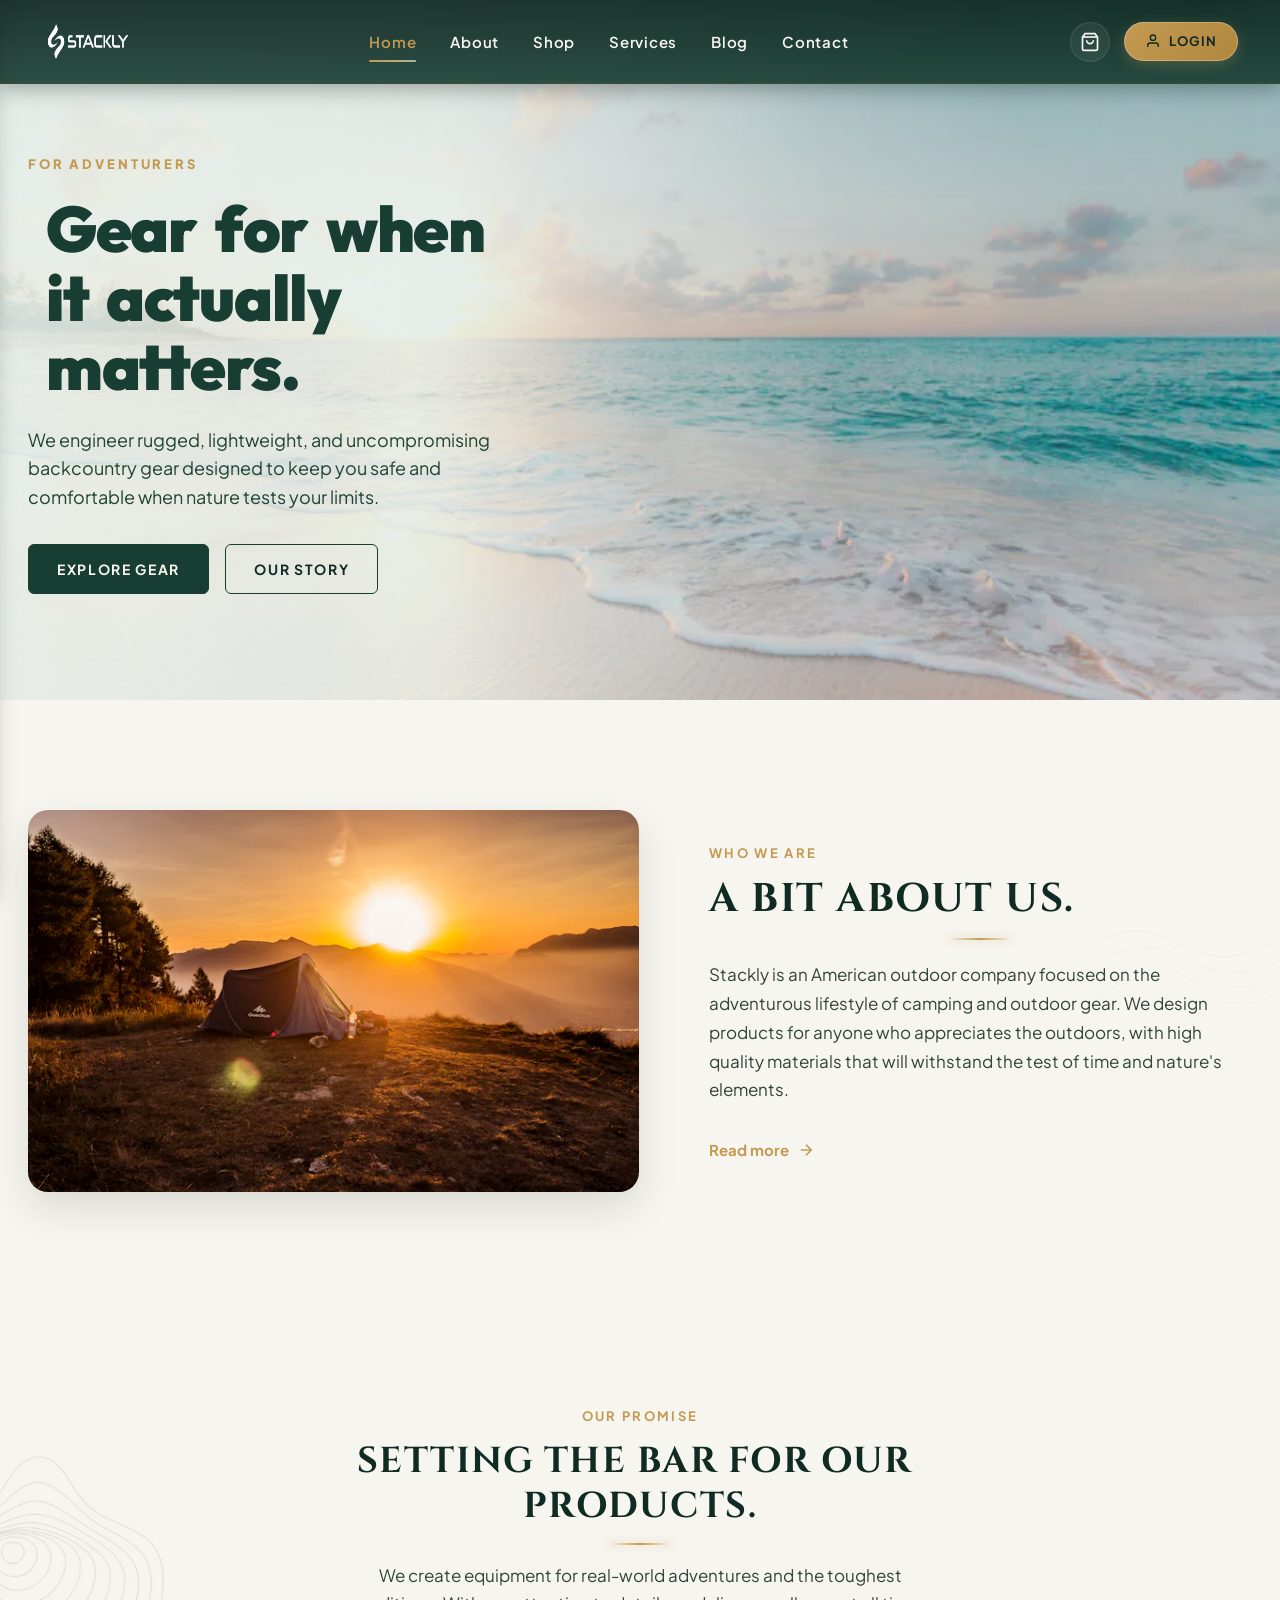
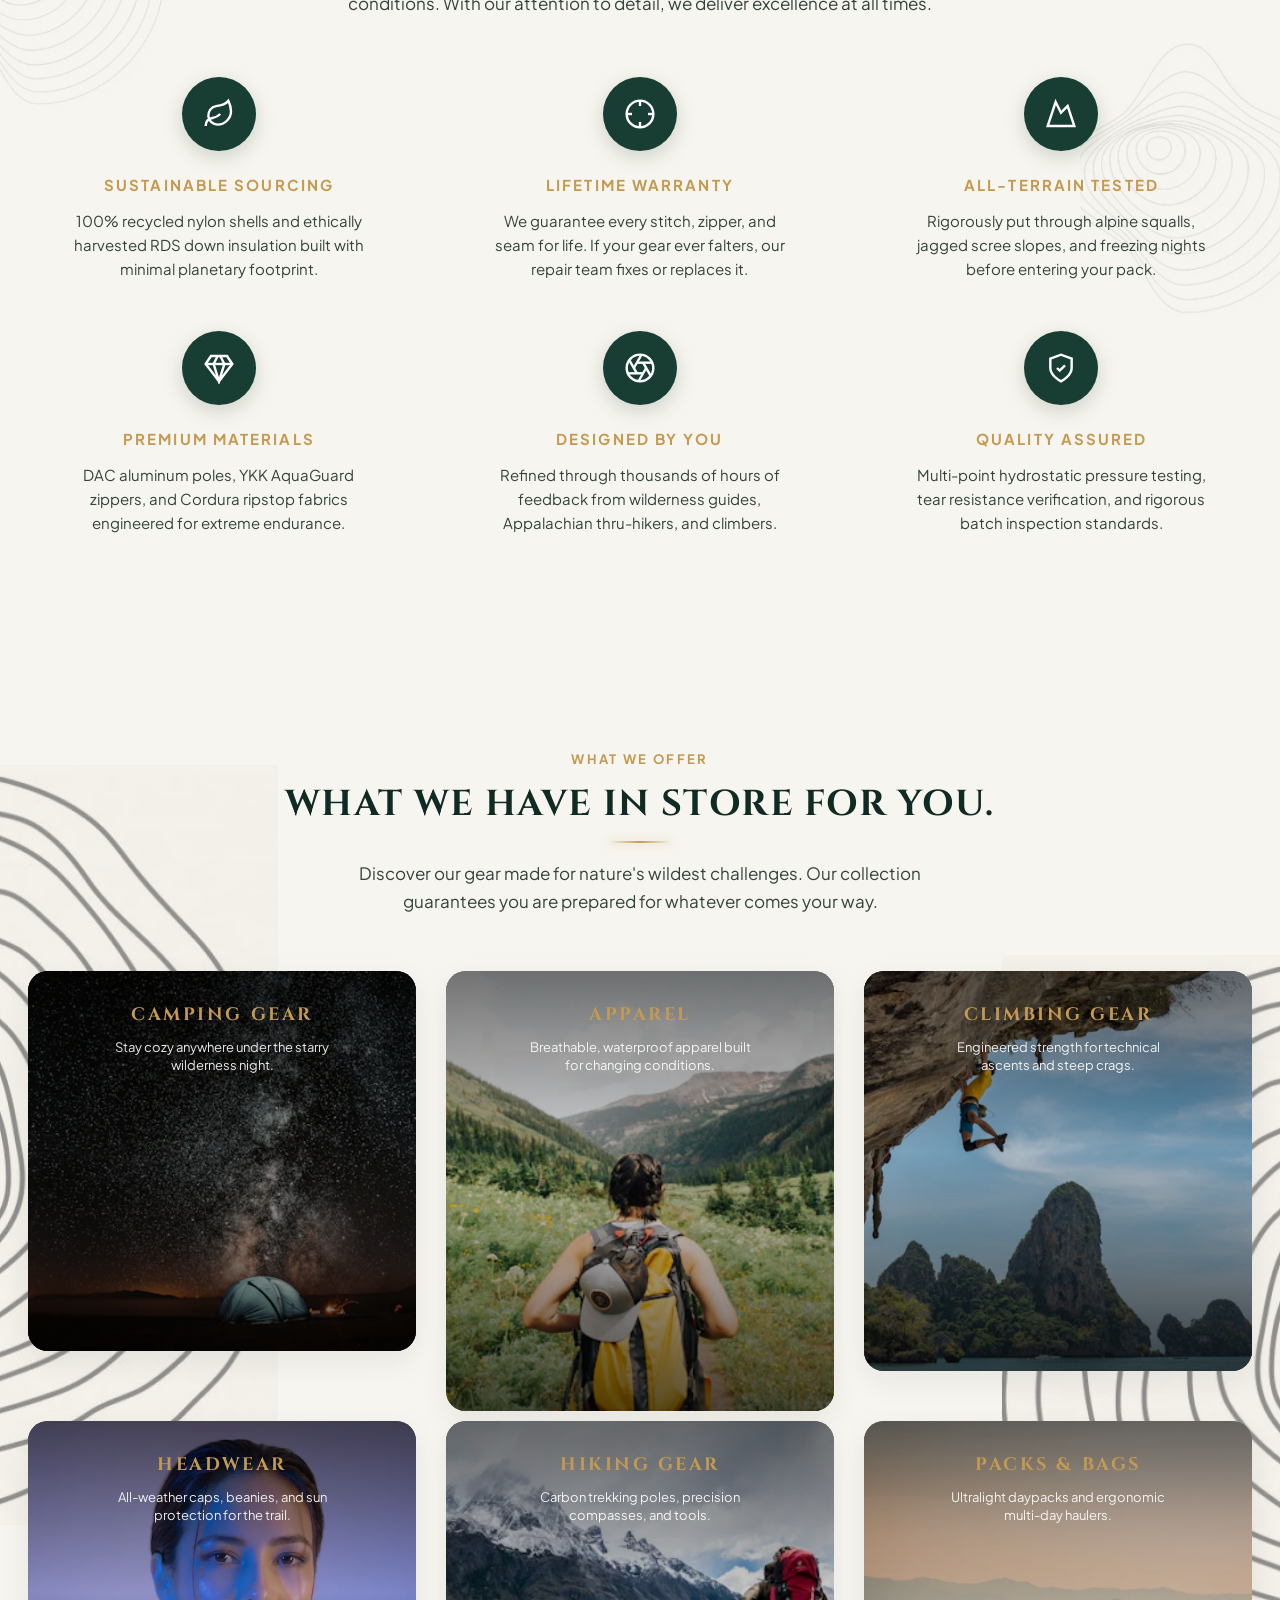
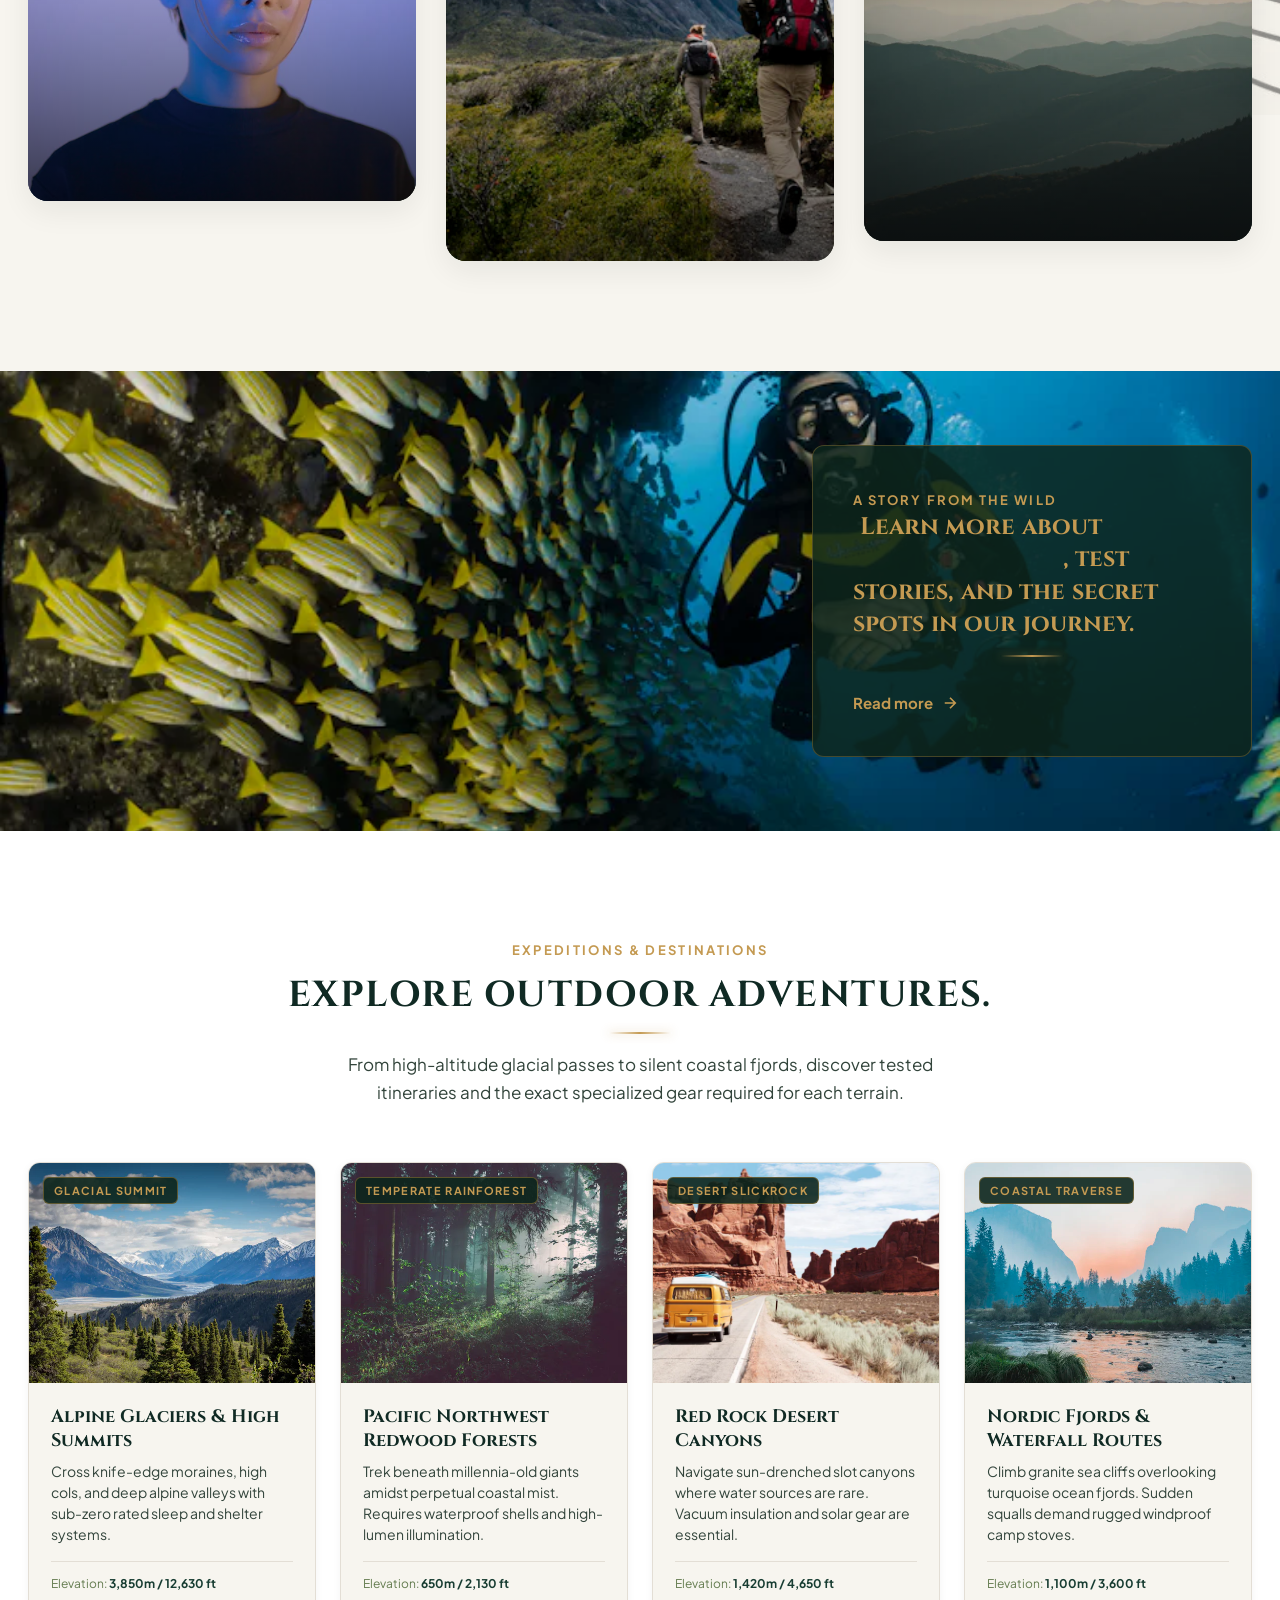
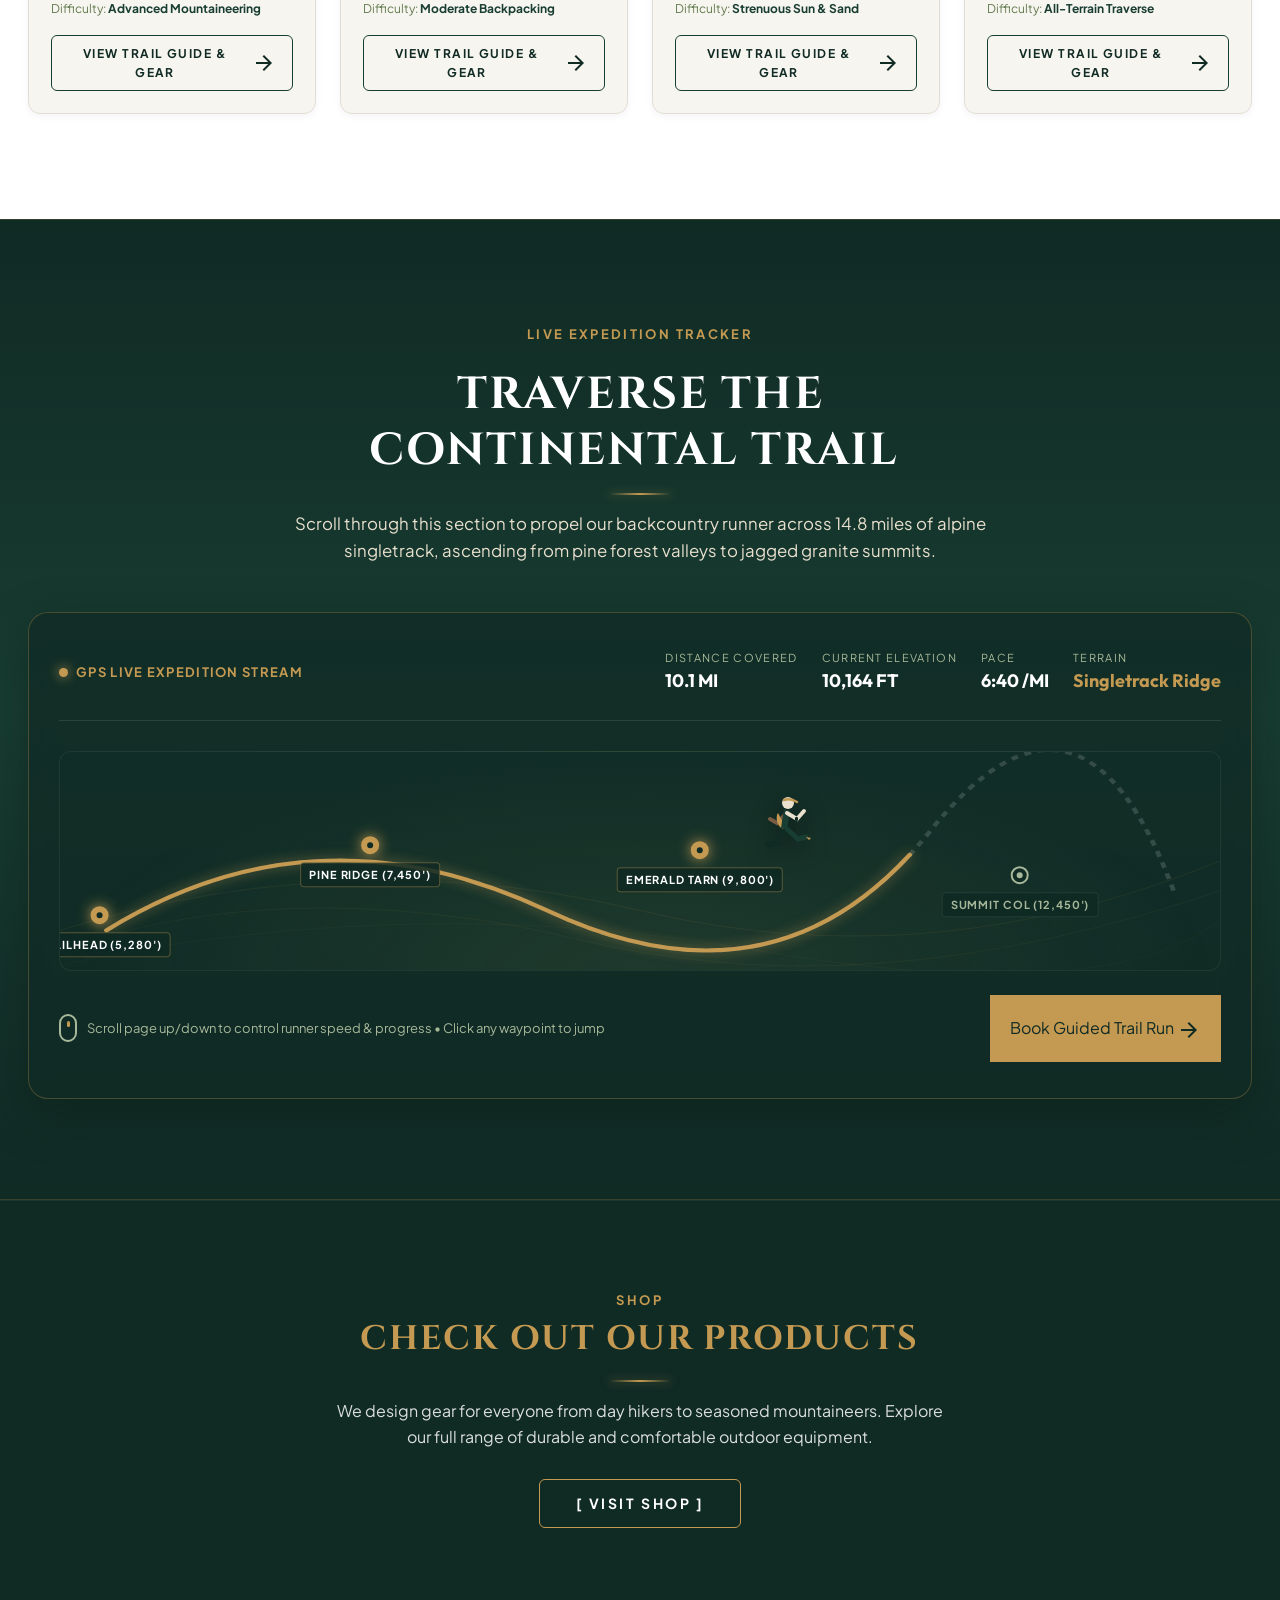
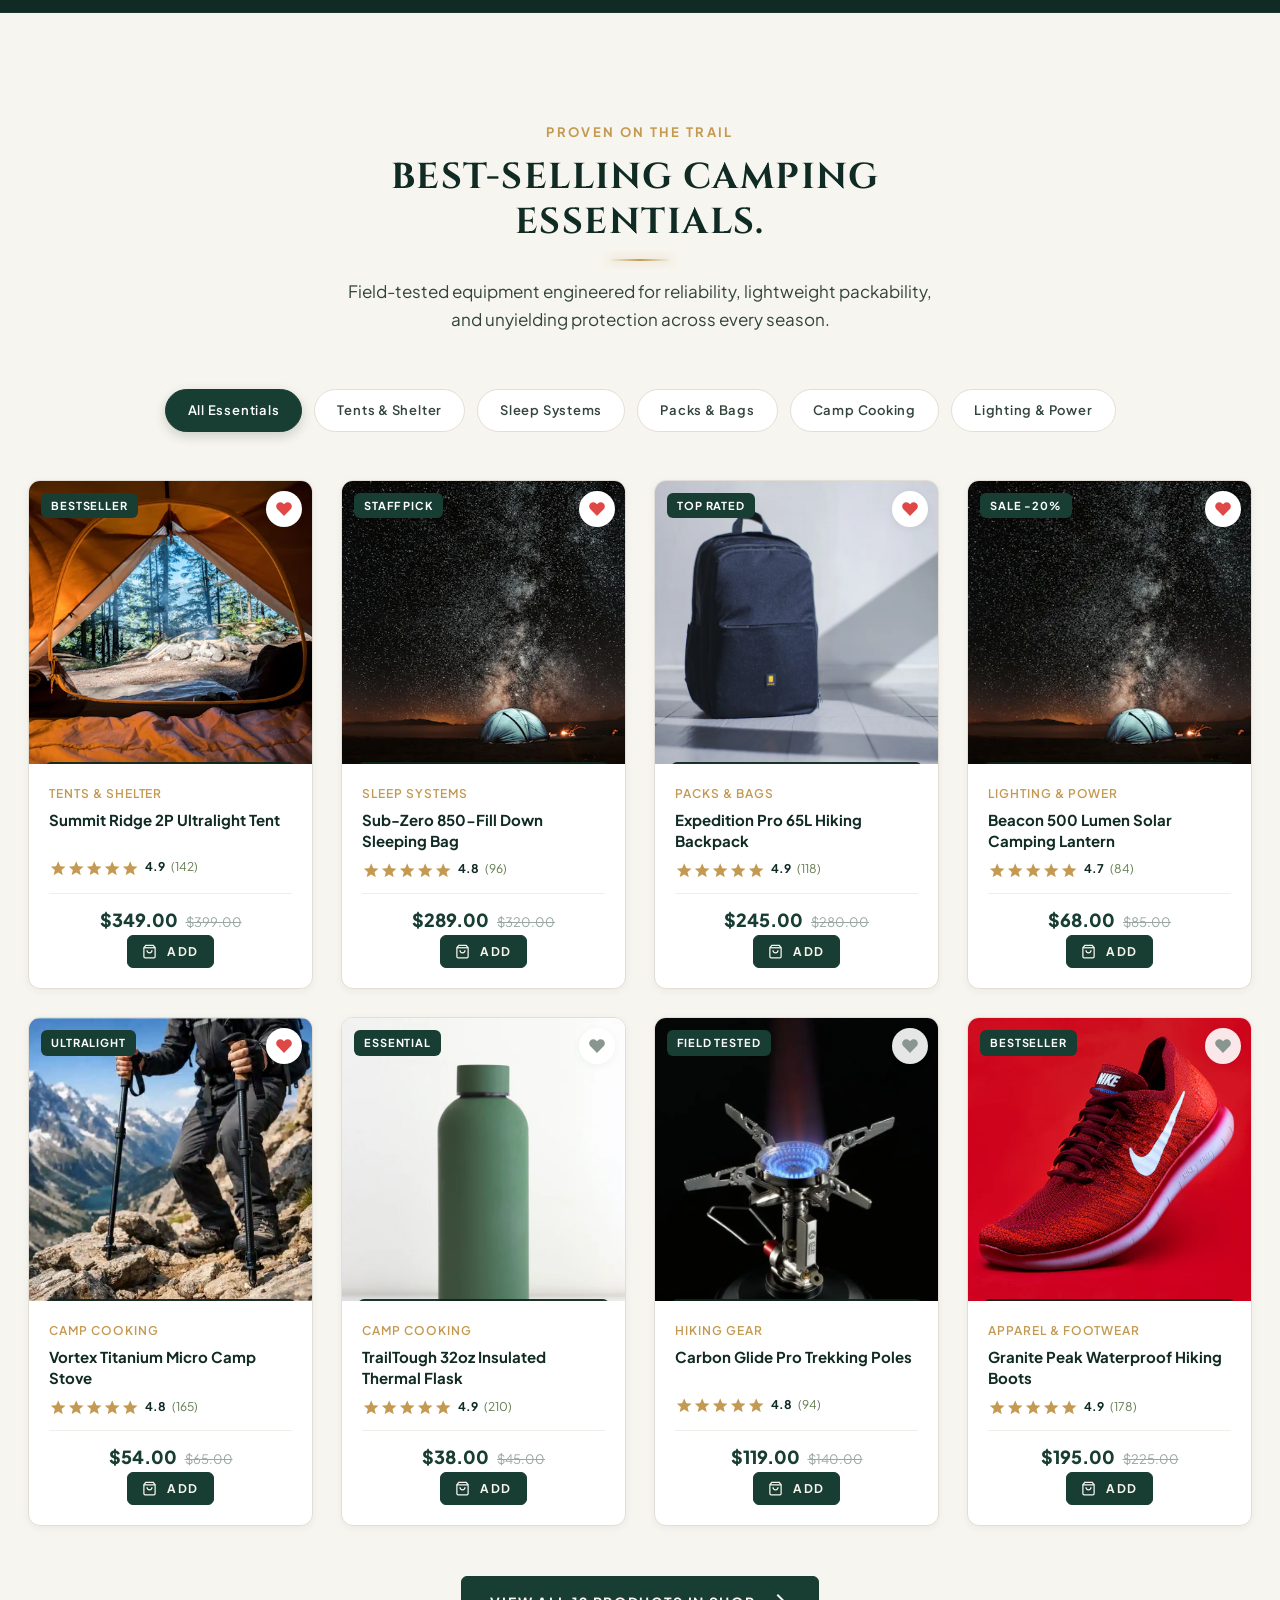
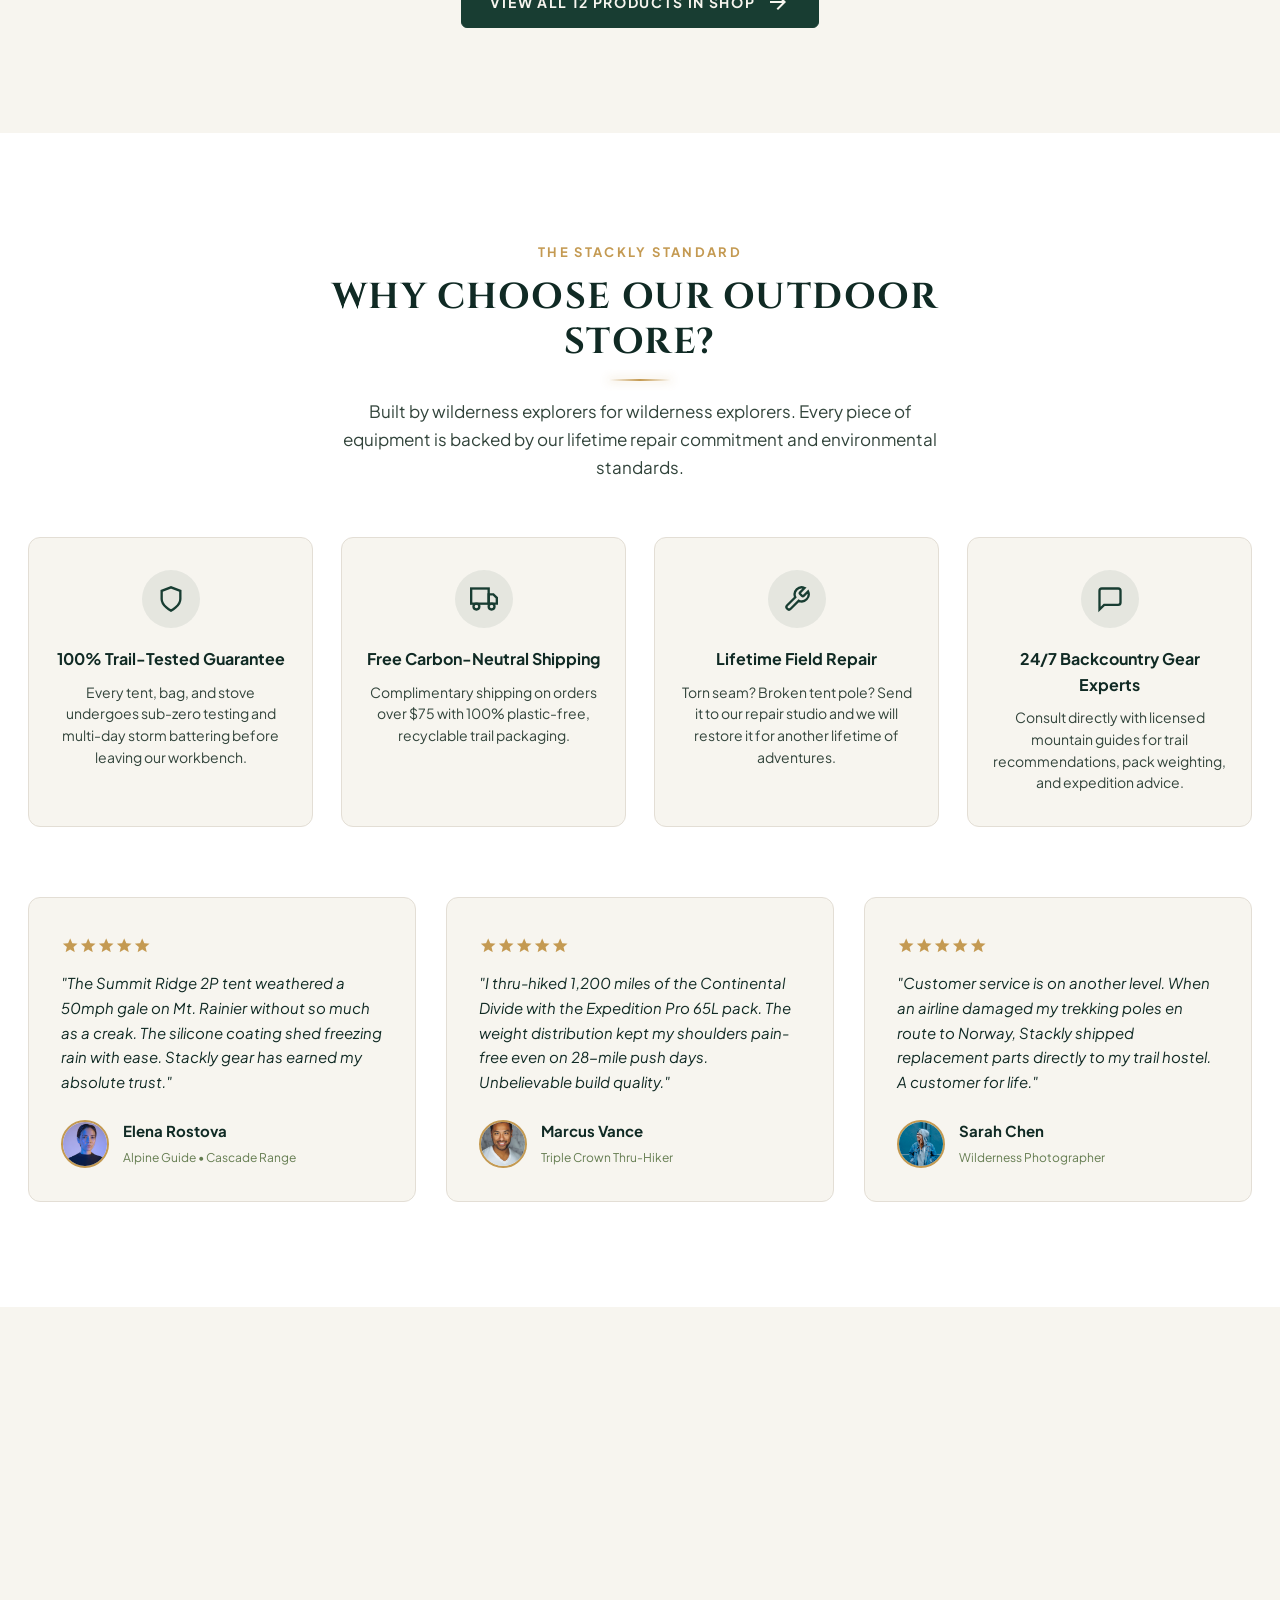
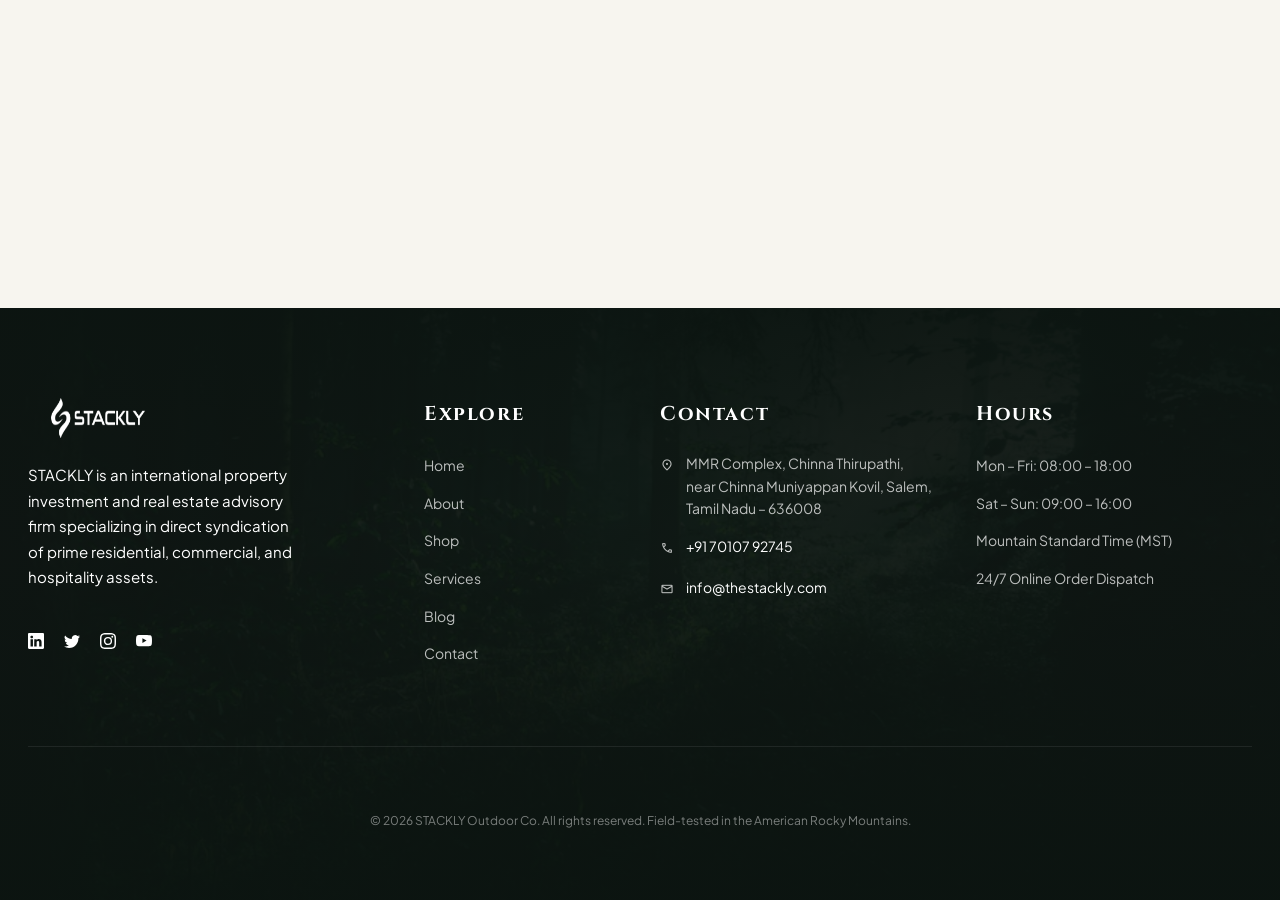
<file: index.html>
﻿<!DOCTYPE html>
<html lang="en">
<head>
  <meta charset="UTF-8" />
  <meta name="viewport" content="width=device-width, initial-scale=1.0" />
  <meta name="description" content="Stackly - Premium Outdoor & Camping Gear. High-performance tents, backpacks, sleeping bags, and trail equipment engineered for nature's wildest challenges." />
  <meta name="theme-color" content="#143828" />
  <title>STACKLY &mdash; Gear for when it actually matters.</title>

  <!-- Favicon -->
  <link rel="icon" type="image/svg+xml" href="data:image/svg+xml,<svg xmlns='http://www.w3.org/2000/svg' viewBox='0 0 24 24' fill='%23c8963e'><path d='M12 2L2 22h20L12 2zm0 4.5l6.5 13.5h-13L12 6.5z'/></svg>" />

  <!-- Core Stylesheets -->
  <link rel="stylesheet" href="css/style.css" />
  <link rel="stylesheet" href="css/animations.css" />
  <link rel="stylesheet" href="css/heading-animations.css" />
  <link rel="stylesheet" href="css/preloader.css" />
  <link rel="stylesheet" href="css/navbar-redesign.css" />
  <link rel="stylesheet" href="css/nature-effects.css" />
  <link rel="stylesheet" href="css/responsive.css" />
  <link rel="stylesheet" href="https://fonts.googleapis.com/css2?family=Material+Symbols+Outlined:opsz,wght,FILL,GRAD@20..48,100..700,0..1,-50..200" />
  <link rel="stylesheet" href="https://fonts.googleapis.com/icon?family=Material+Icons" />
</head>
<body>

  <!-- ==========================================================================
       PAGE PRELOADER
       ========================================================================== -->
  <div id="stacklyPreloader" class="stackly-preloader" aria-hidden="true">
    <div class="preloader-inner">
      <div class="preloader-emblem">
        <svg class="preloader-mountain-svg" viewBox="0 0 100 85" fill="none" xmlns="http://www.w3.org/2000/svg">
          <polygon points="50,12 88,72 12,72" stroke="rgba(196,154,82,0.3)" stroke-width="2" fill="none" stroke-linejoin="round"/>
          <path class="peak-path" d="M50 14 L22 68 H78 L50 14Z" stroke="#C49A52" stroke-width="2.5" stroke-linejoin="round" fill="rgba(16,42,36,0.6)"/>
          <path class="peak-crease" d="M50 14 L46 36 L54 52 L50 68" stroke="#C49A52" stroke-width="1.8" stroke-linecap="round"/>
          <path class="peak-snow" d="M42 30 L50 34 L58 30 L50 14 Z" fill="rgba(233,224,206,0.45)"/>
          <circle cx="75" cy="24" r="5" fill="#C49A52" class="preloader-sun"/>
          <circle cx="75" cy="24" r="9" stroke="rgba(196,154,82,0.4)" stroke-width="1" class="preloader-sun-ring"/>
        </svg>
        <div class="preloader-compass-glow"></div>
      </div>
      <div class="preloader-brand-text">STACKLY</div>
      <div class="preloader-sub-text">OUTDOOR &bull; EXPEDITION</div>
      <div class="preloader-progress-wrap">
        <div class="preloader-progress-track">
          <div class="preloader-progress-bar" id="preloaderProgressBar"></div>
        </div>
        <div class="preloader-meta">
          <span class="preloader-status-msg" id="preloaderStatusMsg">Calibrating Altimeter...</span>
          <span class="preloader-percent" id="preloaderPercent">0%</span>
        </div>
      </div>
    </div>
  </div>

  <!-- Top Decorative Topo Vector Definition -->
  <svg style="display: none;">
    <defs>
      <g id="topo-lines">
        <path d="M10,80 Q90,10 180,60 T350,70 T500,40" fill="none" stroke="#c8963e" stroke-width="1.2" opacity="0.35"/>
        <path d="M20,110 Q110,40 200,90 T370,100 T520,70" fill="none" stroke="#c8963e" stroke-width="1.2" opacity="0.3"/>
        <path d="M0,140 Q100,70 190,120 T360,130 T510,100" fill="none" stroke="#c8963e" stroke-width="1.2" opacity="0.25"/>
        <path d="M30,170 Q120,100 210,150 T380,160 T530,130" fill="none" stroke="#c8963e" stroke-width="1.2" opacity="0.2"/>
        <path d="M10,200 Q100,130 190,180 T360,190 T510,160" fill="none" stroke="#c8963e" stroke-width="1.2" opacity="0.15"/>
      </g>
    </defs>
  </svg>

  <!-- ==========================================================================
       SITE HEADER & NAVIGATION
       ========================================================================== -->
  <header class="site-header" id="siteHeader">
    <div class="header-container">
      
      <!-- Left: Logo -->
      <div class="header-brand">
        <a href="index.html" class="brand-logo" aria-label="Stackly Outdoor Home">
          <img src="assets/images/logo-dark.webp" alt="Stackly Logo" class="logo-img" />
        </a>
      </div>

      <!-- Center: Navigation Links -->
      <nav class="header-nav-center" aria-label="Main Navigation">
        <a href="index.html" class="nav-link active">Home</a>
        <a href="about.html" class="nav-link">About</a>
        <a href="shop.html" class="nav-link">Shop</a>
        <a href="services.html" class="nav-link">Services</a>
        <a href="blog.html" class="nav-link">Blog</a>
        <a href="contact.html" class="nav-link">Contact</a>
      </nav>

      <!-- Right: Cart & Login Button -->
      <div class="header-nav-right">
        <!-- Live Search Trigger -->
        <!-- <button type="button" class="header-action-btn search-trigger-btn" aria-label="Search gear">
          <svg width="20" height="20" viewBox="0 0 24 24" fill="none" stroke="currentColor" stroke-width="2"><circle cx="11" cy="11" r="8"></circle><line x1="21" y1="21" x2="16.65" y2="16.65"></line></svg>
        </button> -->

        <!-- Wishlist -->
        <!-- <a href="shop.html?view=wishlist" class="header-action-btn" aria-label="Wishlist items">
          <svg width="20" height="20" viewBox="0 0 24 24" fill="none" stroke="currentColor" stroke-width="2"><path d="M20.84 4.61a5.5 5.5 0 0 0-7.78 0L12 5.67l-1.06-1.06a5.5 5.5 0 0 0-7.78 7.78l1.06 1.06L12 21.23l7.78-7.78 1.06-1.06a5.5 5.5 0 0 0 0-7.78z"></path></svg>
          <span class="count-badge wishlist-count-badge" style="display: none;">0</span>
        </a> -->

        <!-- Shopping Cart Bag -->
        <button type="button" class="header-action-btn cart-trigger-btn" aria-label="Shopping Cart">
          <svg width="20" height="20" viewBox="0 0 24 24" fill="none" stroke="currentColor" stroke-width="2"><path d="M6 2L3 6v14a2 2 0 0 0 2 2h14a2 2 0 0 0 2-2V6l-3-4z"></path><line x1="3" y1="6" x2="21" y2="6"></line><path d="M16 10a4 4 0 0 1-8 0"></path></svg>
          <span class="count-badge cart-count-badge" style="display: none;">0</span>
        </button>

        <!-- Navbar Login Button (Always opens Login page) -->
        <a href="login.html" class="nav-login-btn" id="navbarLoginBtn">
          <svg width="16" height="16" viewBox="0 0 24 24" fill="none" stroke="currentColor" stroke-width="2"><path d="M20 21v-2a4 4 0 0 0-4-4H8a4 4 0 0 0-4 4v2"></path><circle cx="12" cy="7" r="4"></circle></svg>
          <span>Login</span>
        </a>

        <!-- Mobile Hamburger Button -->
        <button class="mobile-menu-btn" id="mobileMenuBtn" aria-label="Open mobile navigation">
          <span></span><span></span><span></span>
        </button>
      </div>

    </div>
  </header>

  <!-- Mobile Drawer Menu -->
  <div class="mobile-nav-overlay" id="mobileNavOverlay"></div>
  <aside class="mobile-nav-drawer" id="mobileNavDrawer" aria-label="Mobile Navigation">
    <div class="mobile-nav-header">
      <img src="assets/images/logo-dark.webp" alt="Stackly Logo" class="logo-img" />
      <button type="button" class="close-mobile-nav-btn" id="closeMobileNavBtn" aria-label="Close navigation">&times;</button>
    </div>
    <nav class="mobile-nav-links">
      <a href="index.html" class="active"><span>Home</span></a>
      <a href="about.html"><span>About</span></a>
      <a href="shop.html"><span>Shop</span></a>
      <a href="services.html"><span>Services</span></a>
      <a href="blog.html"><span>Blog</span></a>
      <a href="contact.html"><span>Contact</span></a>
      <a href="login.html" style="color:var(--color-gold-accent);"><span>Log In</span></a>
    </nav>
  </aside>

  <main>
    <!-- ==========================================================================
         HERO SECTION (Pixel-Perfect Match to Reference Image)
         ========================================================================== -->
    <section class="hero-section" id="hero">
      <div class="nature-leaves-overlay">
        <canvas id="heroLeavesCanvas" class="leaf-canvas"></canvas>
      </div>
      <div class="hero-bg-wrapper">
        <img src="assets/images/banners/hero-lake-kayak.webp" alt="Backpacker overlooking tranquil mountain lake" class="hero-bg-img" />
        <div class="hero-gradient-overlay"></div>
      </div>
      <div class="container">
        <div class="hero-content">
          <span class="hero-eyebrow">FOR ADVENTURERS</span>
          <h1 class="hero-title">
            Gear for when<br />
            it actually<br />
            matters.
          </h1>
          <p class="hero-description">
            We engineer rugged, lightweight, and uncompromising backcountry gear designed to keep you safe and comfortable when nature tests your limits.
          </p>
          <div class="hero-actions">
            <a href="services.html" class="btn btn-primary">Explore Gear</a>
            <a href="about.html" class="btn btn-outline">Our Story</a>
          </div>
        </div>
      </div>
    </section>

    <!-- ==========================================================================
         SECTION: "A BIT ABOUT US." (Tent Overlook + Text)
         ========================================================================== -->
    <section class="section about-section" id="about-us">
      <!-- Topo background lines -->
      <svg class="topo-bg-right" viewBox="0 0 500 240"><use href="#topo-lines" /></svg>
      
      <div class="container">
        <div class="about-grid">
          
          <!-- Left: Rounded Tent Image Card -->
          <div class="about-image-card reveal-up">
            <img src="assets/images/sections/about-tent-view.webp" alt="Camping tent overlooking scenic mountain lake" class="about-img" loading="lazy" />
          </div>

          <!-- Right: Typography & Content -->
          <div class="about-content reveal-fade">
            <span class="section-eyebrow">WHO WE ARE</span>
            <h2 class="section-title-serif">A BIT ABOUT US.</h2>
            <p class="about-paragraph">
              Stackly is an American outdoor company focused on the adventurous lifestyle of camping and outdoor gear. We design products for anyone who appreciates the outdoors, with high quality materials that will withstand the test of time and nature's elements.
            </p>
            <a href="404.html" class="link-gold-arrow">
              Read more
              <svg width="18" height="18" viewBox="0 0 24 24" fill="none" stroke="currentColor" stroke-width="2.2"><path d="M5 12h14M12 5l7 7-7 7"></path></svg>
            </a>
          </div>

        </div>
      </div>
    </section>

    <!-- ==========================================================================
         SECTION: "SETTING THE BAR FOR OUR PRODUCTS" (Our Promise & 6 Feature Badges)
         ========================================================================== -->
    <section class="section promise-section" id="promise">
      <!-- Topographic Contour Mound Decorations (from uploaded reference assets) -->
      <img src="./assets/images/sections/topo-mound.webp" alt="" class="topo-bg-left" aria-hidden="true" />
      <img src="./assets/images/sections/topo-mound.webp" alt="" class="topo-bg-right" aria-hidden="true" />

      <div class="container">
        <div class="section-header-center reveal-up">
          <span class="section-eyebrow">OUR PROMISE</span>
          <h2 class="section-title-serif">SETTING THE BAR FOR OUR PRODUCTS.</h2>
          <p class="section-subtitle">
            We create equipment for real-world adventures and the toughest conditions. With our attention to detail, we deliver excellence at all times.
          </p>
        </div>

        <div class="features-grid reveal-stagger">
          
          <!-- Feature 1: Sustainable Sourcing -->
          <div class="feature-item">
            <div class="feature-icon-circle">
              <!-- Leaf / Sprout Icon -->
              <svg width="32" height="32" viewBox="0 0 24 24" fill="none" stroke="currentColor" stroke-width="1.8"><path d="M11 20A7 7 0 0 1 9.8 6.1C15.5 5 17 4.48 19 2c1 2 2 4.18 2 8 0 5.5-4.78 10-10 10Z"></path><path d="M2 21c0-3 1.85-5.36 5.08-6C9.5 14.52 12 13 13 12"></path></svg>
            </div>
            <h3 class="feature-title">SUSTAINABLE SOURCING</h3>
            <p class="feature-desc">100% recycled nylon shells and ethically harvested RDS down insulation built with minimal planetary footprint.</p>
          </div>

          <!-- Feature 2: Lifetime Warranty -->
          <div class="feature-item">
            <div class="feature-icon-circle">
              <!-- Target / Compass Icon -->
              <svg width="32" height="32" viewBox="0 0 24 24" fill="none" stroke="currentColor" stroke-width="1.8"><circle cx="12" cy="12" r="10"></circle><line x1="22" y1="12" x2="18" y2="12"></line><line x1="6" y1="12" x2="2" y2="12"></line><line x1="12" y1="6" x2="12" y2="2"></line><line x1="12" y1="22" x2="12" y2="18"></line></svg>
            </div>
            <h3 class="feature-title">LIFETIME WARRANTY</h3>
            <p class="feature-desc">We guarantee every stitch, zipper, and seam for life. If your gear ever falters, our repair team fixes or replaces it.</p>
          </div>

          <!-- Feature 3: All-Terrain Tested -->
          <div class="feature-item">
            <div class="feature-icon-circle">
              <!-- Mountain Peak Icon -->
              <svg width="32" height="32" viewBox="0 0 24 24" fill="none" stroke="currentColor" stroke-width="1.8"><path d="m8 3 4 8 5-5 5 15H2L8 3z"></path></svg>
            </div>
            <h3 class="feature-title">ALL-TERRAIN TESTED</h3>
            <p class="feature-desc">Rigorously put through alpine squalls, jagged scree slopes, and freezing nights before entering your pack.</p>
          </div>

          <!-- Feature 4: Premium Materials -->
          <div class="feature-item">
            <div class="feature-icon-circle">
              <!-- Diamond Gemstone Icon -->
              <svg width="32" height="32" viewBox="0 0 24 24" fill="none" stroke="currentColor" stroke-width="1.8"><path d="M6 3h12l4 6-10 13L2 9z"></path><path d="M11 3 8 9l4 13 4-13-3-6"></path><path d="M2 9h20"></path></svg>
            </div>
            <h3 class="feature-title">PREMIUM MATERIALS</h3>
            <p class="feature-desc">DAC aluminum poles, YKK AquaGuard zippers, and Cordura ripstop fabrics engineered for extreme endurance.</p>
          </div>

          <!-- Feature 5: Designed By You -->
          <div class="feature-item">
            <div class="feature-icon-circle">
              <!-- Aperture / Camera Lens Icon -->
              <svg width="32" height="32" viewBox="0 0 24 24" fill="none" stroke="currentColor" stroke-width="1.8"><circle cx="12" cy="12" r="10"></circle><line x1="14.31" y1="8" x2="20.05" y2="17.94"></line><line x1="9.69" y1="8" x2="21.17" y2="8"></line><line x1="7.38" y1="12" x2="13.12" y2="2.06"></line><line x1="9.69" y1="16" x2="3.95" y2="6.06"></line><line x1="14.31" y1="16" x2="2.83" y2="16"></line><line x1="16.62" y1="12" x2="10.88" y2="21.94"></line></svg>
            </div>
            <h3 class="feature-title">DESIGNED BY YOU</h3>
            <p class="feature-desc">Refined through thousands of hours of feedback from wilderness guides, Appalachian thru-hikers, and climbers.</p>
          </div>

          <!-- Feature 6: Quality Assured -->
          <div class="feature-item">
            <div class="feature-icon-circle">
              <!-- Shield Check / Certificate Icon -->
              <svg width="32" height="32" viewBox="0 0 24 24" fill="none" stroke="currentColor" stroke-width="1.8"><path d="M12 22s8-4 8-10V5l-8-3-8 3v7c0 6 8 10 8 10z"></path><polyline points="9 12 11 14 15 10"></polyline></svg>
            </div>
            <h3 class="feature-title">QUALITY ASSURED</h3>
            <p class="feature-desc">Multi-point hydrostatic pressure testing, tear resistance verification, and rigorous batch inspection standards.</p>
          </div>

        </div>
      </div>
    </section>

    <!-- ==========================================================================
         SECTION: "WHAT WE HAVE IN STORE FOR YOU" (Category Bento Grid)
         ========================================================================== -->
    <section class="section category-section" id="collections">
      <!-- Topographic Contour Line Decorations (from uploaded reference asset) -->
      <img src="./assets/images/sections/topo-contour.webp" alt="" class="topo-bg-left" aria-hidden="true" />
      <img src="./assets/images/sections/topo-contour.webp" alt="" class="topo-bg-right" aria-hidden="true" />

      <div class="container">
        <div class="section-header-center reveal-up">
          <span class="section-eyebrow">WHAT WE OFFER</span>
          <h2 class="section-title-serif">WHAT WE HAVE IN STORE FOR YOU.</h2>
          <p class="section-subtitle">
            Discover our gear made for nature's wildest challenges. Our collection guarantees you are prepared for whatever comes your way.
          </p>
        </div>

        <!-- 6 Staggered Category Cards matching Reference Bento Layout -->
        <div class="category-masonry-grid reveal-stagger">
          
          <!-- Card 1: Camping Gear (Left column top) -->
          <a href="404.html" class="cat-card cat-card-1">
            <img src="assets/images/categories/cat-camping.webp" alt="Campfire in front of tents at dusk" class="cat-card-img" loading="lazy" />
            <div class="cat-card-overlay"></div>
            <div class="cat-card-content">
              <h3 class="cat-card-title">CAMPING GEAR</h3>
              <p class="cat-card-desc">Stay cozy anywhere under the starry wilderness night.</p>
            </div>
          </a>

          <!-- Card 2: Apparel (Center column top) -->
          <a href="404.html" class="cat-card cat-card-2">
            <img src="assets/images/categories/cat-apparel.webp" alt="Backpacker walking mountain ridge" class="cat-card-img" loading="lazy" />
            <div class="cat-card-overlay"></div>
            <div class="cat-card-content">
              <h3 class="cat-card-title">APPAREL</h3>
              <p class="cat-card-desc">Breathable, waterproof apparel built for changing conditions.</p>
            </div>
          </a>

          <!-- Card 3: Climbing Gear (Right column top) -->
          <a href="404.html" class="cat-card cat-card-3">
            <img src="assets/images/categories/cat-climbing.webp" alt="Rock climber ascending rock wall" class="cat-card-img" loading="lazy" />
            <div class="cat-card-overlay"></div>
            <div class="cat-card-content">
              <h3 class="cat-card-title">CLIMBING GEAR</h3>
              <p class="cat-card-desc">Engineered strength for technical ascents and steep crags.</p>
            </div>
          </a>

          <!-- Card 4: Headwear (Left column bottom) -->
          <a href="404.html" class="cat-card cat-card-4">
            <img src="assets/images/categories/cat-headwear.webp" alt="Woman outdoor adventurer in cap" class="cat-card-img" loading="lazy" />
            <div class="cat-card-overlay"></div>
            <div class="cat-card-content">
              <h3 class="cat-card-title">HEADWEAR</h3>
              <p class="cat-card-desc">All-weather caps, beanies, and sun protection for the trail.</p>
            </div>
          </a>

          <!-- Card 5: Hiking Gear (Center column bottom) -->
          <a href="404.html" class="cat-card cat-card-5">
            <img src="assets/images/categories/cat-hiking.webp" alt="Hikers with poles on mountain peak" class="cat-card-img" loading="lazy" />
            <div class="cat-card-overlay"></div>
            <div class="cat-card-content">
              <h3 class="cat-card-title">HIKING GEAR</h3>
              <p class="cat-card-desc">Carbon trekking poles, precision compasses, and tools.</p>
            </div>
          </a>

          <!-- Card 6: Packs & Bags (Right column bottom) -->
          <a href="404.html" class="cat-card cat-card-6">
            <img src="assets/images/categories/cat-packs.webp" alt="Hiker with expedition backpack" class="cat-card-img" loading="lazy" />
            <div class="cat-card-overlay"></div>
            <div class="cat-card-content">
              <h3 class="cat-card-title">PACKS &amp; BAGS</h3>
              <p class="cat-card-desc">Ultralight daypacks and ergonomic multi-day haulers.</p>
            </div>
          </a>

        </div>
      </div>
    </section>

    <!-- ==========================================================================
         SECTION: STORY FROM THE WILD (Aerial Paddleboards Banner)
         ========================================================================== -->
    <section class="story-banner-section" id="story-banner">
      <img src="assets/images/sections/story-paddleboard.webp" alt="Two paddleboarders on crystal turquoise lake from above" class="story-bg-img" loading="lazy" />
      <div class="container">
        <div class="story-content-container reveal-fade">
          <div class="story-card-box">
            <span class="story-eyebrow">A STORY FROM THE WILD</span>
            <h2 class="story-headline">
              Learn more about <span>product design</span>, test stories, and the secret spots in our journey.
            </h2>
            <a href="404.html" class="link-gold-arrow">
              Read more
              <svg width="18" height="18" viewBox="0 0 24 24" fill="none" stroke="currentColor" stroke-width="2.2"><path d="M5 12h14M12 5l7 7-7 7"></path></svg>
            </a>
          </div>
        </div>
      </div>
    </section>

    <!-- ==========================================================================
         [ADDITIONAL SECTION 1]: EXPLORE OUTDOOR ADVENTURES
         Fits naturally after Story Banner — Discover destinations & gear
         ========================================================================== -->
    <section class="section adventures-section" id="adventures">
      <div class="container">
        <div class="section-header-center reveal-up">
          <span class="section-eyebrow">EXPEDITIONS &amp; DESTINATIONS</span>
          <h2 class="section-title-serif">EXPLORE OUTDOOR ADVENTURES.</h2>
          <p class="section-subtitle">
            From high-altitude glacial passes to silent coastal fjords, discover tested itineraries and the exact specialized gear required for each terrain.
          </p>
        </div>

        <div class="adventures-grid reveal-stagger">
          
          <!-- Adventure 1: Alpine -->
          <div class="adventure-card">
            <div class="adventure-img-wrap">
              <span class="adventure-badge">Glacial Summit</span>
              <img src="assets/images/sections/adv-alpine.webp" alt="Snow-capped alpine peaks" class="adventure-img" loading="lazy" />
            </div>
            <div class="adventure-info">
              <h3 class="adventure-title">Alpine Glaciers &amp; High Summits</h3>
              <p class="adventure-desc">Cross knife-edge moraines, high cols, and deep alpine valleys with sub-zero rated sleep and shelter systems.</p>
              <div class="adventure-meta-list">
                <span>Elevation: <strong>3,850m / 12,630 ft</strong></span>
                <span>Difficulty: <strong>Advanced Mountaineering</strong></span>
              </div>
              <button type="button" onclick="window.location.href='./404.html'" class="btn btn-outline btn-sm adv-guide-trigger">
                View Trail Guide &amp; Gear <span class="material-symbols-outlined">arrow_forward</span>
              </button>
            </div>
          </div>

          <!-- Adventure 2: Forest -->
          <div class="adventure-card">
            <div class="adventure-img-wrap">
              <span class="adventure-badge">Temperate Rainforest</span>
              <img src="assets/images/sections/adv-forest.webp" alt="Lush redwood forest trail" class="adventure-img" loading="lazy" />
            </div>
            <div class="adventure-info">
              <h3 class="adventure-title">Pacific Northwest Redwood Forests</h3>
              <p class="adventure-desc">Trek beneath millennia-old giants amidst perpetual coastal mist. Requires waterproof shells and high-lumen illumination.</p>
              <div class="adventure-meta-list">
                <span>Elevation: <strong>650m / 2,130 ft</strong></span>
                <span>Difficulty: <strong>Moderate Backpacking</strong></span>
              </div>
              <button onclick="window.location.href='./404.html'" type="button" class="btn btn-outline btn-sm adv-guide-trigger">
                View Trail Guide &amp; Gear <span class="material-symbols-outlined">arrow_forward</span>
              </button>
            </div>
          </div>

          <!-- Adventure 3: Canyon -->
          <div class="adventure-card">
            <div class="adventure-img-wrap">
              <span class="adventure-badge">Desert Slickrock</span>
              <img src="assets/images/sections/adv-canyon.webp" alt="Red rock canyon plateaus" class="adventure-img" loading="lazy" />
            </div>
            <div class="adventure-info">
              <h3 class="adventure-title">Red Rock Desert Canyons</h3>
              <p class="adventure-desc">Navigate sun-drenched slot canyons where water sources are rare. Vacuum insulation and solar gear are essential.</p>
              <div class="adventure-meta-list">
                <span>Elevation: <strong>1,420m / 4,650 ft</strong></span>
                <span>Difficulty: <strong>Strenuous Sun &amp; Sand</strong></span>
              </div>
              <button onclick="window.location.href='./404.html'" type="button" class="btn btn-outline btn-sm adv-guide-trigger">
                View Trail Guide &amp; Gear <span class="material-symbols-outlined">arrow_forward</span>
              </button>
            </div>
          </div>

          <!-- Adventure 4: Fjord -->
          <div class="adventure-card">
            <div class="adventure-img-wrap">
              <span class="adventure-badge">Coastal Traverse</span>
              <img src="assets/images/sections/adv-fjord.webp" alt="Nordic mountain fjord waters" class="adventure-img" loading="lazy" />
            </div>
            <div class="adventure-info">
              <h3 class="adventure-title">Nordic Fjords &amp; Waterfall Routes</h3>
              <p class="adventure-desc">Climb granite sea cliffs overlooking turquoise ocean fjords. Sudden squalls demand rugged windproof camp stoves.</p>
              <div class="adventure-meta-list">
                <span>Elevation: <strong>1,100m / 3,600 ft</strong></span>
                <span>Difficulty: <strong>All-Terrain Traverse</strong></span>
              </div>
              <button onclick="window.location.href='./404.html'" type="button" class="btn btn-outline btn-sm adv-guide-trigger">
                View Trail Guide &amp; Gear <span class="material-symbols-outlined">arrow_forward</span>
              </button>
            </div>
          </div>

        </div>
      </div>
    </section>

    <!-- ==========================================================================
         TRAIL RUNNER ANIMATION SECTION (Scroll-Bound Outdoor Adventure Experience)
         ========================================================================== -->
    <section class="trail-exploration-section" id="trailExplorationSection">
      <div class="container">
        <div style="text-align: center; max-width: 720px; margin: 0 auto;">
          <span class="section-eyebrow" style="color: var(--color-gold);">LIVE EXPEDITION TRACKER</span>
          <h2 class="section-title-serif" style="color: #ffffff; font-size: clamp(2rem, 3.5vw, 3rem); margin: 10px 0 16px;">
            Traverse the Continental Trail
          </h2>
          <p style="color: var(--color-warm-sand); font-size: 1.05rem; line-height: 1.6;">
            Scroll through this section to propel our backcountry runner across 14.8 miles of alpine singletrack, ascending from pine forest valleys to jagged granite summits.
          </p>
        </div>

        <div class="trail-runner-container">
          <!-- Telemetry Bar -->
          <div class="trail-telemetry-bar">
            <div class="telemetry-tag">
              <span class="pulse-trail-dot"></span>
              <span>GPS Live Expedition Stream</span>
            </div>
            <div class="telemetry-stats-group">
              <div class="telemetry-stat-item">
                <span class="stat-label">Distance Covered</span>
                <span class="stat-val" id="trailDistVal">0.0 MI</span>
              </div>
              <div class="telemetry-stat-item">
                <span class="stat-label">Current Elevation</span>
                <span class="stat-val" id="trailElevVal">5,280 FT</span>
              </div>
              <div class="telemetry-stat-item">
                <span class="stat-label">Pace</span>
                <span class="stat-val" id="trailPaceVal">6:12 /MI</span>
              </div>
              <div class="telemetry-stat-item">
                <span class="stat-label">Terrain</span>
                <span class="stat-val" style="color: var(--color-gold);">Singletrack Ridge</span>
              </div>
            </div>
          </div>

          <!-- Trail Track Stage with SVG Path -->
          <div class="trail-track-stage" id="trailTrackStage">
            <!-- Topographic Line Background -->
            <svg class="trail-topo-svg" viewBox="0 0 1000 220" preserveAspectRatio="none">
              <path d="M0,180 Q250,90 500,160 T1000,110" fill="none" stroke="#C49A52" stroke-width="1" opacity="0.2"/>
              <path d="M0,200 Q200,120 450,190 T1000,140" fill="none" stroke="#C49A52" stroke-width="1" opacity="0.15"/>
              <path d="M0,215 Q300,140 600,200 T1000,170" fill="none" stroke="#C49A52" stroke-width="1" opacity="0.1"/>
            </svg>

            <!-- Winding Path -->
            <svg class="trail-path-svg" viewBox="0 0 1000 220" preserveAspectRatio="none">
              <path id="trailMainPath" class="trail-base-line" d="M 40 180 Q 220 50 420 160 T 750 80 T 960 140" />
              <path id="trailProgressLine" class="trail-progress-line" d="M 40 180 Q 220 50 420 160 T 750 80 T 960 140" />
            </svg>

            <!-- Waypoint Markers -->
            <div class="trail-waypoint" data-pct="0.0" style="left: 40px; top: 180px;">
              <div class="waypoint-pin"></div>
              <span class="waypoint-label">Trailhead (5,280')</span>
            </div>

            <div class="trail-waypoint" data-pct="0.32" style="left: 310px; top: 110px;">
              <div class="waypoint-pin"></div>
              <span class="waypoint-label">Pine Ridge (7,450')</span>
            </div>

            <div class="trail-waypoint" data-pct="0.65" style="left: 640px; top: 115px;">
              <div class="waypoint-pin"></div>
              <span class="waypoint-label">Emerald Tarn (9,800')</span>
            </div>

            <div class="trail-waypoint" data-pct="1.0" style="left: 960px; top: 140px;">
              <div class="waypoint-pin"></div>
              <span class="waypoint-label">Summit Col (12,450')</span>
            </div>

            <!-- Running Person Sprite Avatar -->
            <div class="trail-runner-avatar" id="trailRunnerAvatar">
              <svg class="runner-svg-sprite" viewBox="0 0 60 70">
                <!-- Back Arm -->
                <g class="runner-arm-back">
                  <path d="M25,22 L15,32 L8,28" stroke="#795C43" stroke-width="4" stroke-linecap="round" fill="none"/>
                </g>
                <!-- Back Leg -->
                <g class="runner-leg-back">
                  <path d="M23,38 L14,52 L6,54" stroke="#102A24" stroke-width="5" stroke-linecap="round" fill="none"/>
                </g>
                <!-- Torso & Backpack -->
                <g class="runner-body-bob">
                  <path d="M16,22 C14,24 14,32 18,36 C20,38 23,38 23,35 Z" fill="#C49A52"/>
                  <path d="M22,18 L28,20 L25,38 L19,37 Z" fill="#183D32"/>
                  <circle cx="26" cy="12" r="6" fill="#E9E0CE"/>
                  <path d="M22,9 Q28,7 33,10 L35,11" stroke="#C49A52" stroke-width="2.5" fill="none" stroke-linecap="round"/>
                </g>
                <!-- Front Leg -->
                <g class="runner-leg-front">
                  <path d="M25,38 L36,48 L44,46" stroke="#183D32" stroke-width="5" stroke-linecap="round" fill="none"/>
                  <path d="M44,46 L49,47 L47,49 Z" fill="#C49A52"/>
                </g>
                <!-- Front Arm -->
                <g class="runner-arm-front">
                  <path d="M25,22 L35,28 L42,20" stroke="#E9E0CE" stroke-width="4" stroke-linecap="round" fill="none"/>
                  <rect x="33" y="26" width="3" height="4" fill="#102A24" rx="1"/>
                </g>
              </svg>
            </div>
          </div>

          <!-- Bottom Controls & Hints -->
          <div class="trail-controls-bar">
            <div class="trail-scroll-hint">
              <span class="mouse-scroll-icon"><span class="mouse-scroll-wheel"></span></span>
              <span>Scroll page up/down to control runner speed &amp; progress &bull; Click any waypoint to jump</span>
            </div>
            <a href="404.html" class="dash-btn dash-btn-primary dash-btn-sm" style="background:#C49A52; padding: 20px; color:#102A24; text-decoration:none;">Book Guided Trail Run <span class="material-symbols-outlined">arrow_forward</span></a>
          </div>
        </div>
      </div>
    </section>
         
    <section class="shop-callout-section" id="shop-callout">
      <div class="container">
        <div class="reveal-up">
          <span class="shop-callout-eyebrow">SHOP</span>
          <h2 class="shop-callout-title">CHECK OUT OUR PRODUCTS</h2>
          <p class="shop-callout-desc">
            We design gear for everyone from day hikers to seasoned mountaineers. Explore our full range of durable and comfortable outdoor equipment.
          </p>
          <a href="404.html" class="btn btn-visit-shop">[ VISIT SHOP ]</a>
        </div>
      </div>
    </section>

    <!-- ==========================================================================
         [ADDITIONAL SECTION 2]: BEST-SELLING CAMPING ESSENTIALS
         Featured live interactive products with category filtering, ratings & cart
         ========================================================================== -->
    <section class="section bestsellers-section" id="bestsellers">
      <div class="container">
        <div class="section-header-center reveal-up">
          <span class="section-eyebrow">PROVEN ON THE TRAIL</span>
          <h2 class="section-title-serif">BEST-SELLING CAMPING ESSENTIALS.</h2>
          <p class="section-subtitle">
            Field-tested equipment engineered for reliability, lightweight packability, and unyielding protection across every season.
          </p>
        </div>

        <!-- Filter Category Tabs -->
        <div class="category-tabs-bar reveal-fade">
          <button type="button" class="category-tab-btn active" data-cat="all">All Essentials</button>
          <button type="button" class="category-tab-btn" data-cat="tents">Tents &amp; Shelter</button>
          <button type="button" class="category-tab-btn" data-cat="sleeping">Sleep Systems</button>
          <button type="button" class="category-tab-btn" data-cat="packs">Packs &amp; Bags</button>
          <button type="button" class="category-tab-btn" data-cat="cooking">Camp Cooking</button>
          <button type="button" class="category-tab-btn" data-cat="lighting">Lighting &amp; Power</button>
        </div>

        <!-- Dynamic Product Grid loaded by products.js & main.js -->
        <div class="products-grid reveal-stagger" id="bestsellersGrid">
          <!-- Populated dynamically with 8 high-performance products -->
        </div>

        <div style="text-align: center; margin-top: 50px;" class="reveal-fade">
          <a href="404.html" class="btn btn-primary">
            View All 12 Products in Shop <span class="material-symbols-outlined">arrow_forward</span>
          </a>
        </div>
      </div>
    </section>

    <!-- ==========================================================================
         [ADDITIONAL SECTION 3]: WHY CHOOSE OUR OUTDOOR STORE?
         Trust pillars, field warranties, and verified adventurer testimonials
         ========================================================================== -->
    <section class="section why-us-section" id="why-choose-us">
      <div class="container">
        <div class="section-header-center reveal-up">
          <span class="section-eyebrow">THE STACKLY STANDARD</span>
          <h2 class="section-title-serif">WHY CHOOSE OUR OUTDOOR STORE?</h2>
          <p class="section-subtitle">
            Built by wilderness explorers for wilderness explorers. Every piece of equipment is backed by our lifetime repair commitment and environmental standards.
          </p>
        </div>

        <!-- 4 Core Pillars Grid -->
        <div class="pillars-grid reveal-stagger">
          
          <div class="pillar-card">
            <div class="pillar-icon-box">
              <svg width="28" height="28" viewBox="0 0 24 24" fill="none" stroke="currentColor" stroke-width="2"><path d="M12 22s8-4 8-10V5l-8-3-8 3v7c0 6 8 10 8 10z"></path></svg>
            </div>
            <h3 class="pillar-title">100% Trail-Tested Guarantee</h3>
            <p class="pillar-desc">Every tent, bag, and stove undergoes sub-zero testing and multi-day storm battering before leaving our workbench.</p>
          </div>

          <div class="pillar-card">
            <div class="pillar-icon-box">
              <svg width="28" height="28" viewBox="0 0 24 24" fill="none" stroke="currentColor" stroke-width="2"><rect x="1" y="3" width="15" height="13"></rect><polygon points="16 8 20 8 23 11 23 16 16 16 16 8"></polygon><circle cx="5.5" cy="18.5" r="2.5"></circle><circle cx="18.5" cy="18.5" r="2.5"></circle></svg>
            </div>
            <h3 class="pillar-title">Free Carbon-Neutral Shipping</h3>
            <p class="pillar-desc">Complimentary shipping on orders over $75 with 100% plastic-free, recyclable trail packaging.</p>
          </div>

          <div class="pillar-card">
            <div class="pillar-icon-box">
              <svg width="28" height="28" viewBox="0 0 24 24" fill="none" stroke="currentColor" stroke-width="2"><path d="M14.7 6.3a1 1 0 0 0 0 1.4l1.6 1.6a1 1 0 0 0 1.4 0l3.77-3.77a6 6 0 0 1-7.94 7.94l-6.91 6.91a2.12 2.12 0 0 1-3-3l6.91-6.91a6 6 0 0 1 7.94-7.94l-3.76 3.76z"></path></svg>
            </div>
            <h3 class="pillar-title">Lifetime Field Repair</h3>
            <p class="pillar-desc">Torn seam? Broken tent pole? Send it to our repair studio and we will restore it for another lifetime of adventures.</p>
          </div>

          <div class="pillar-card">
            <div class="pillar-icon-box">
              <svg width="28" height="28" viewBox="0 0 24 24" fill="none" stroke="currentColor" stroke-width="2"><path d="M21 15a2 2 0 0 1-2 2H7l-4 4V5a2 2 0 0 1 2-2h14a2 2 0 0 1 2 2z"></path></svg>
            </div>
            <h3 class="pillar-title">24/7 Backcountry Gear Experts</h3>
            <p class="pillar-desc">Consult directly with licensed mountain guides for trail recommendations, pack weighting, and expedition advice.</p>
          </div>

        </div>

        <!-- 3 Verified Adventurer Reviews -->
        <div class="testimonials-row reveal-stagger">
          
          <div class="testimonial-card">
            <div class="test-stars"><span class="material-symbols-outlined star-icon">star</span><span class="material-symbols-outlined star-icon">star</span><span class="material-symbols-outlined star-icon">star</span><span class="material-symbols-outlined star-icon">star</span><span class="material-symbols-outlined star-icon">star</span></div>
            <p class="test-quote">
              "The Summit Ridge 2P tent weathered a 50mph gale on Mt. Rainier without so much as a creak. The silicone coating shed freezing rain with ease. Stackly gear has earned my absolute trust."
            </p>
            <div class="test-author-box">
              <img src="assets/images/sections/avatar-1.webp" alt="Elena Rostova" class="test-avatar" loading="lazy" />
              <div>
                <h4 class="test-name">Elena Rostova</h4>
                <span class="test-role">Alpine Guide &bull; Cascade Range</span>
              </div>
            </div>
          </div>

          <div class="testimonial-card">
            <div class="test-stars"><span class="material-symbols-outlined star-icon">star</span><span class="material-symbols-outlined star-icon">star</span><span class="material-symbols-outlined star-icon">star</span><span class="material-symbols-outlined star-icon">star</span><span class="material-symbols-outlined star-icon">star</span></div>
            <p class="test-quote">
              "I thru-hiked 1,200 miles of the Continental Divide with the Expedition Pro 65L pack. The weight distribution kept my shoulders pain-free even on 28-mile push days. Unbelievable build quality."
            </p>
            <div class="test-author-box">
              <img src="assets/images/sections/avatar-2.webp" alt="Marcus Vance" class="test-avatar" loading="lazy" />
              <div>
                <h4 class="test-name">Marcus Vance</h4>
                <span class="test-role">Triple Crown Thru-Hiker</span>
              </div>
            </div>
          </div>

          <div class="testimonial-card">
            <div class="test-stars"><span class="material-symbols-outlined star-icon">star</span><span class="material-symbols-outlined star-icon">star</span><span class="material-symbols-outlined star-icon">star</span><span class="material-symbols-outlined star-icon">star</span><span class="material-symbols-outlined star-icon">star</span></div>
            <p class="test-quote">
              "Customer service is on another level. When an airline damaged my trekking poles en route to Norway, Stackly shipped replacement parts directly to my trail hostel. A customer for life."
            </p>
            <div class="test-author-box">
              <img src="assets/images/sections/avatar-3.webp" alt="Sarah Chen" class="test-avatar" loading="lazy" />
              <div>
                <h4 class="test-name">Sarah Chen</h4>
                <span class="test-role">Wilderness Photographer</span>
              </div>
            </div>
          </div>

        </div>
      </div>
    </section>

    <!-- ==========================================================================
         SECTION: SUBSCRIBE TO OUR MAGAZINE TODAY
         ========================================================================== -->
    <section class="section magazine-section" id="magazine">
      <div class="container">
        <div class="magazine-grid">
          
          <!-- Left: 3D Perspective Publications Mockup -->
          <div class="magazine-mockup-wrap reveal-up">
            <img src="assets/images/sections/magazine-stack.webp" alt="Stack of Stackly outdoor magazine print editions" class="magazine-stack-img" loading="lazy" />
          </div>

          <!-- Right: Typography & Subscription Form -->
          <div class="magazine-content reveal-fade">
            <span class="section-eyebrow">SOME LIGHT READING</span>
            <h2 class="section-title-serif">SUBSCRIBE TO OUR MAGAZINE TODAY.</h2>
            <p class="magazine-paragraph">
              Get our quarterly print edition delivered to your door. Full of inspiring backcountry stories, route beta, breathtaking photography, and gear maintenance guides from seasoned explorers.
            </p>
            
            <form class="magazine-sub-form">
              <input type="email" placeholder="Enter your email for the print edition..." aria-label="Email address for magazine subscription" />
              <button type="submit" class="btn btn-primary">Subscribe</button>
            </form>

            <a href="404.html" class="link-gold-arrow">
              Read more
              <svg width="18" height="18" viewBox="0 0 24 24" fill="none" stroke="currentColor" stroke-width="2.2"><path d="M5 12h14M12 5l7 7-7 7"></path></svg>
            </a>
          </div>

        </div>
      </div>
    </section>
  </main>

  <!-- ==========================================================================
       SITE FOOTER WITH MISTY PINE FOREST & [STACKLY] WATERMARK
       ========================================================================== -->
  <footer class="site-footer" id="siteFooter">

    <!-- Misty Forest Background Image -->
    <img src="assets/images/banners/footer-misty-forest.webp" alt="Misty pine forest landscape" class="footer-forest-bg" loading="lazy" />
    <div class="footer-overlay-gradient"></div>

    <div class="container footer-content-wrap">
      
      <!-- 4 Columns matching Reference Footer -->
      <div class="footer-columns-grid">
        
         <div class="footer-brand">
          <a href="index.html" class="nav-logo">
            <img src="./assets/images/logo-dark.webp" alt="STACKLY Logo" class="footer-logo" />
          </a>
          <p>
            STACKLY is an international property investment and real estate advisory firm specializing in direct syndication of prime residential, commercial, and hospitality assets.
          </p>
          <div class="social-links">
            <a href="404.html" class="social-icon-btn" aria-label="LinkedIn Profile">
              <span class="material-symbols-outlined"><svg xmlns="http://www.w3.org/2000/svg" width="16" height="16" fill="currentColor" class="bi bi-linkedin" viewBox="0 0 16 16">
  <path d="M0 1.146C0 .513.526 0 1.175 0h13.65C15.474 0 16 .513 16 1.146v13.708c0 .633-.526 1.146-1.175 1.146H1.175C.526 16 0 15.487 0 14.854zm4.943 12.248V6.169H2.542v7.225zm-1.2-8.212c.837 0 1.358-.554 1.358-1.248-.015-.709-.52-1.248-1.342-1.248S2.4 3.226 2.4 3.934c0 .694.521 1.248 1.327 1.248zm4.908 8.212V9.359c0-.216.016-.432.08-.586.173-.431.568-.878 1.232-.878.869 0 1.216.662 1.216 1.634v3.865h2.401V9.25c0-2.22-1.184-3.252-2.764-3.252-1.274 0-1.845.7-2.165 1.193v.025h-.016l.016-.025V6.169h-2.4c.03.678 0 7.225 0 7.225z"/>
</svg></span>
            </a>
            <a href="404.html" class="social-icon-btn" aria-label="X (Twitter) Profile">
              <span class="material-symbols-outlined"><svg xmlns="http://www.w3.org/2000/svg" width="16" height="16" fill="currentColor" class="bi bi-twitter" viewBox="0 0 16 16">
  <path d="M5.026 15c6.038 0 9.341-5.003 9.341-9.334q.002-.211-.006-.422A6.7 6.7 0 0 0 16 3.542a6.7 6.7 0 0 1-1.889.518 3.3 3.3 0 0 0 1.447-1.817 6.5 6.5 0 0 1-2.087.793A3.286 3.286 0 0 0 7.875 6.03a9.32 9.32 0 0 1-6.767-3.429 3.29 3.29 0 0 0 1.018 4.382A3.3 3.3 0 0 1 .64 6.575v.045a3.29 3.29 0 0 0 2.632 3.218 3.2 3.2 0 0 1-.865.115 3 3 0 0 1-.614-.057 3.28 3.28 0 0 0 3.067 2.277A6.6 6.6 0 0 1 .78 13.58a6 6 0 0 1-.78-.045A9.34 9.34 0 0 0 5.026 15"/>
</svg></span>
            </a>
            <a href="404.html" class="social-icon-btn" aria-label="Instagram Profile">
              <span class="material-symbols-outlined"><svg xmlns="http://www.w3.org/2000/svg" width="16" height="16" fill="currentColor" class="bi bi-instagram" viewBox="0 0 16 16">
  <path d="M8 0C5.829 0 5.556.01 4.703.048 3.85.088 3.269.222 2.76.42a3.9 3.9 0 0 0-1.417.923A3.9 3.9 0 0 0 .42 2.76C.222 3.268.087 3.85.048 4.7.01 5.555 0 5.827 0 8.001c0 2.172.01 2.444.048 3.297.04.852.174 1.433.372 1.942.205.526.478.972.923 1.417.444.445.89.719 1.416.923.51.198 1.09.333 1.942.372C5.555 15.99 5.827 16 8 16s2.444-.01 3.298-.048c.851-.04 1.434-.174 1.943-.372a3.9 3.9 0 0 0 1.416-.923c.445-.445.718-.891.923-1.417.197-.509.332-1.09.372-1.942C15.99 10.445 16 10.173 16 8s-.01-2.445-.048-3.299c-.04-.851-.175-1.433-.372-1.941a3.9 3.9 0 0 0-.923-1.417A3.9 3.9 0 0 0 13.24.42c-.51-.198-1.092-.333-1.943-.372C10.443.01 10.172 0 7.998 0zm-.717 1.442h.718c2.136 0 2.389.007 3.232.046.78.035 1.204.166 1.486.275.373.145.64.319.92.599s.453.546.598.92c.11.281.24.705.275 1.485.039.843.047 1.096.047 3.231s-.008 2.389-.047 3.232c-.035.78-.166 1.203-.275 1.485a2.5 2.5 0 0 1-.599.919c-.28.28-.546.453-.92.598-.28.11-.704.24-1.485.276-.843.038-1.096.047-3.232.047s-2.39-.009-3.233-.047c-.78-.036-1.203-.166-1.485-.276a2.5 2.5 0 0 1-.92-.598 2.5 2.5 0 0 1-.6-.92c-.109-.281-.24-.705-.275-1.485-.038-.843-.046-1.096-.046-3.233s.008-2.388.046-3.231c.036-.78.166-1.204.276-1.486.145-.373.319-.64.599-.92s.546-.453.92-.598c.282-.11.705-.24 1.485-.276.738-.034 1.024-.044 2.515-.045zm4.988 1.328a.96.96 0 1 0 0 1.92.96.96 0 0 0 0-1.92m-4.27 1.122a4.109 4.109 0 1 0 0 8.217 4.109 4.109 0 0 0 0-8.217m0 1.441a2.667 2.667 0 1 1 0 5.334 2.667 2.667 0 0 1 0-5.334"/>
</svg></span>
            </a>
            <a href="404.html" class="social-icon-btn" aria-label="YouTube Channel">
              <span class="material-symbols-outlined"><svg xmlns="http://www.w3.org/2000/svg" width="16" height="16" fill="currentColor" class="bi bi-youtube" viewBox="0 0 16 16">
  <path d="M8.051 1.999h.089c.822.003 4.987.033 6.11.335a2.01 2.01 0 0 1 1.415 1.42c.101.38.172.883.22 1.402l.01.104.022.26.008.104c.065.914.073 1.77.074 1.957v.075c-.001.194-.01 1.108-.082 2.06l-.008.105-.009.104c-.05.572-.124 1.14-.235 1.558a2.01 2.01 0 0 1-1.415 1.42c-1.16.312-5.569.334-6.18.335h-.142c-.309 0-1.587-.006-2.927-.052l-.17-.006-.087-.004-.171-.007-.171-.007c-1.11-.049-2.167-.128-2.654-.26a2.01 2.01 0 0 1-1.415-1.419c-.111-.417-.185-.986-.235-1.558L.09 9.82l-.008-.104A31 31 0 0 1 0 7.68v-.123c.002-.215.01-.958.064-1.778l.007-.103.003-.052.008-.104.022-.26.01-.104c.048-.519.119-1.023.22-1.402a2.01 2.01 0 0 1 1.415-1.42c.487-.13 1.544-.21 2.654-.26l.17-.007.172-.006.086-.003.171-.007A100 100 0 0 1 7.858 2zM6.4 5.209v4.818l4.157-2.408z"/>
</svg></span>
            </a>
          </div>
        </div>

        <!-- Col 1: Explore -->
        <div class="footer-col abouve-screens-footer">
          <h3 class="footer-col-title">Explore</h3>
          <ul class="footer-col-list">
            <li><a href="index.html">Home</a></li>
            <li><a href="about.html">About</a></li>
<li><a href="shop.html">Shop</a></li>            <li><a href="services.html">Services</a></li>
            <li><a href="blog.html">Blog</a></li>
            <li><a href="contact.html">Contact</a></li>
          </ul>
        </div>

        <!-- Col 2: Contact -->
       <div class="footer-col">
    <h3 class="footer-col-title">Contact</h3>

    <ul class="footer-col-list contact-list">

        <!-- Address -->
        <li>
            <span class="material-symbols-outlined contact-icon">
                location_on
            </span>
            <span>
                MMR Complex, Chinna Thirupathi,
                <br />
                near Chinna Muniyappan Kovil,
                Salem, Tamil Nadu – 636008
            </span>
        </li>

        <!-- Phone -->
        <li>
            <span class="material-symbols-outlined contact-icon">
                call
            </span>
            <a href="./404.html">
                +91 70107 92745
            </a>
        </li>

        <!-- Email -->
        <li>
            <span class="material-symbols-outlined contact-icon">
                mail
            </span>
            <a href="./404.html">
                info@thestackly.com
            </a>
        </li>

    </ul>
</div>

        <!-- Col 3: Hours -->
        <div class="footer-col">
          <h3 class="footer-col-title">Hours</h3>
          <ul class="footer-col-list">
            <li><span>Mon &ndash; Fri: 08:00 &ndash; 18:00</span></li>
            <li><span>Sat &ndash; Sun: 09:00 &ndash; 16:00</span></li>
            <li><span>Mountain Standard Time (MST)</span></li>
            <li><span>24/7 Online Order Dispatch</span></li>
          </ul>
        </div>

        <!-- Col 4: Follow -->
        <!-- <div class="footer-col">
          <h3 class="footer-col-title">Follow</h3>
          <ul class="footer-col-list">
            <li><a href="404.html" target="_blank" rel="noopener">Instagram</a></li>
            <li><a href="404.html" target="_blank" rel="noopener">Facebook</a></li>
            <li><a href="404.html" target="_blank" rel="noopener">YouTube</a></li>
            <li><a href="404.html" target="_blank" rel="noopener">Twitter</a></li>
          </ul>
        </div> -->

      </div>

      <!-- Massive [STACKLY] Brand Watermark at Footer Bottom -->
      <div class="footer-brand-watermark">
        <p class="footer-copyright-note">
          &copy; 2026 STACKLY Outdoor Co. All rights reserved. Field-tested in the American Rocky Mountains.
        </p>
      </div>

    </div>
  </footer>

  <!-- ==========================================================================
       SHOPPING CART DRAWER (Slide-in)
       ========================================================================== -->
  

  <!-- JavaScript Applications -->
  <script src="js/products.js"></script>
  <script src="js/cart.js"></script>
  <script src="js/dashboard-data.js"></script>
  <script src="js/auth.js"></script>
  <script src="js/search.js"></script>
  <script src="js/validation.js"></script>
  <script src="js/main.js"></script>
  <script src="js/preloader.js"></script>
  <script src="js/nature-effects.js"></script>

</body>
</html>
</file>
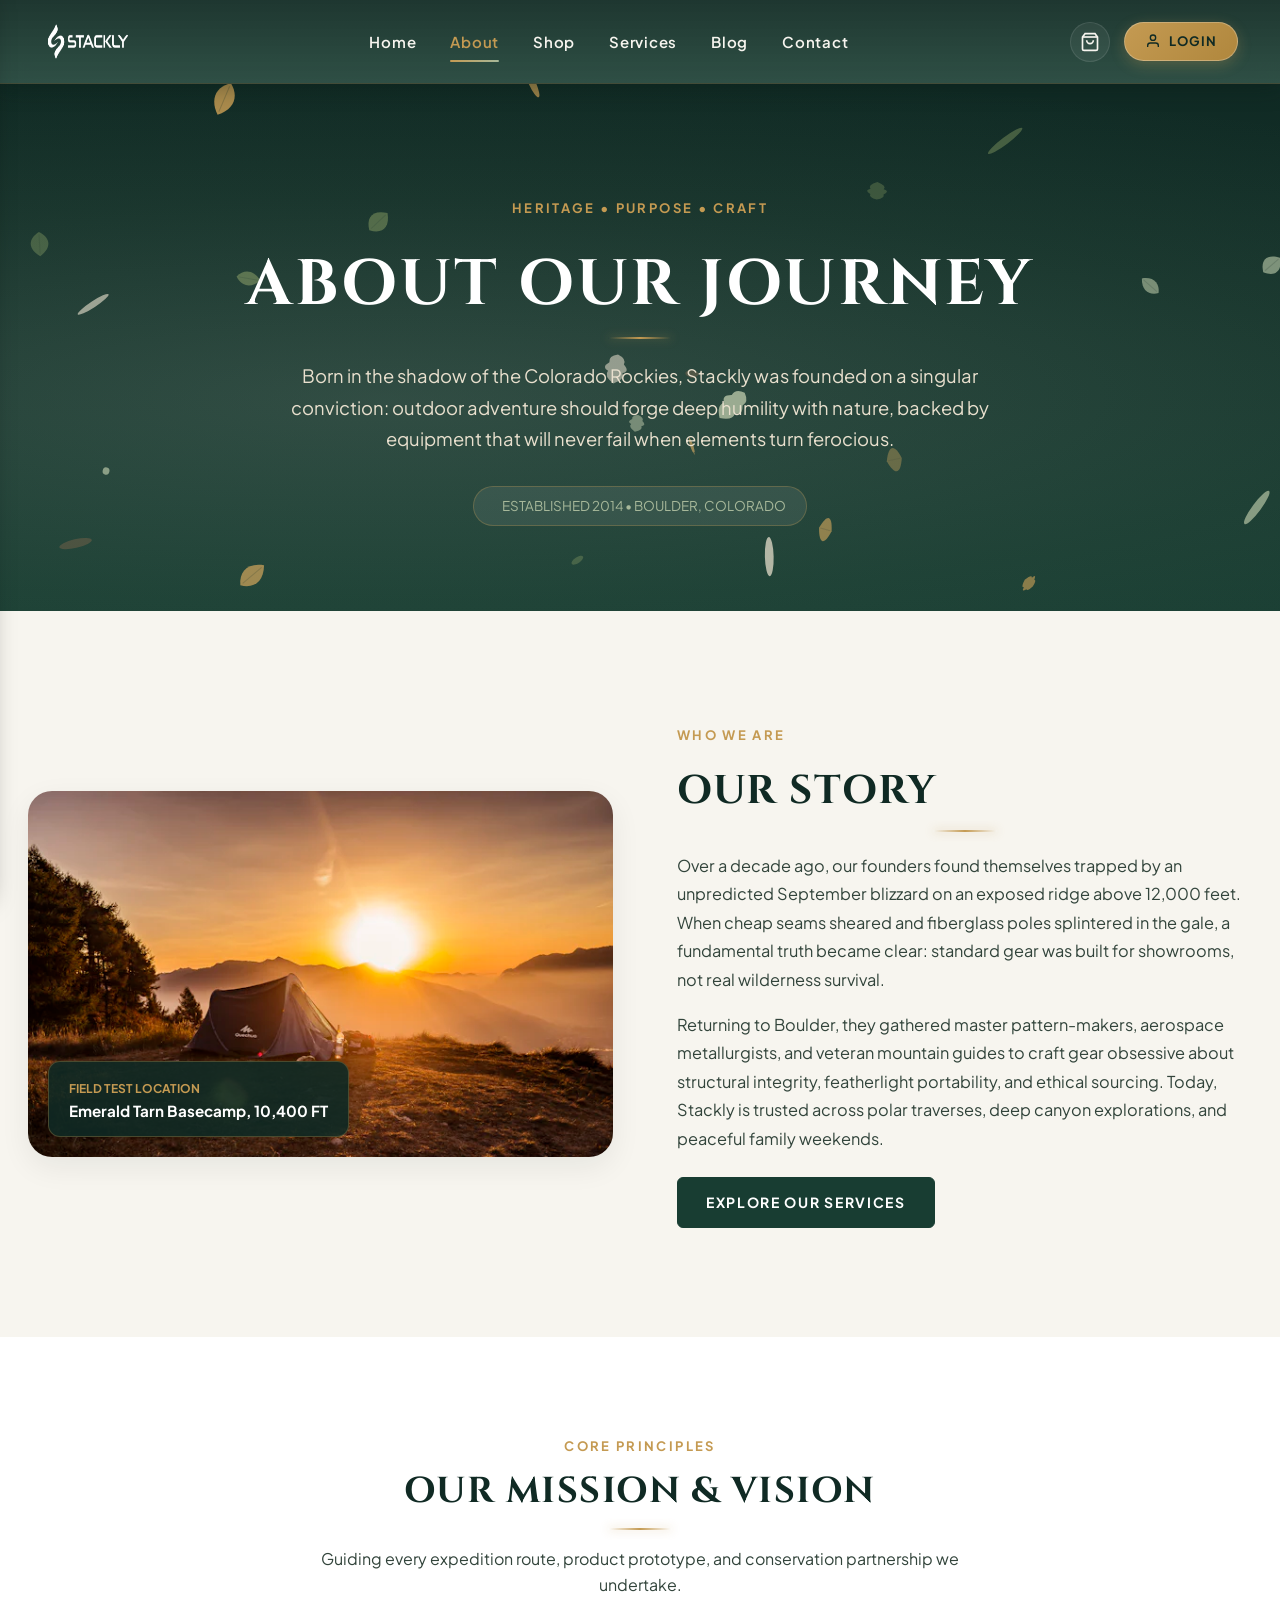
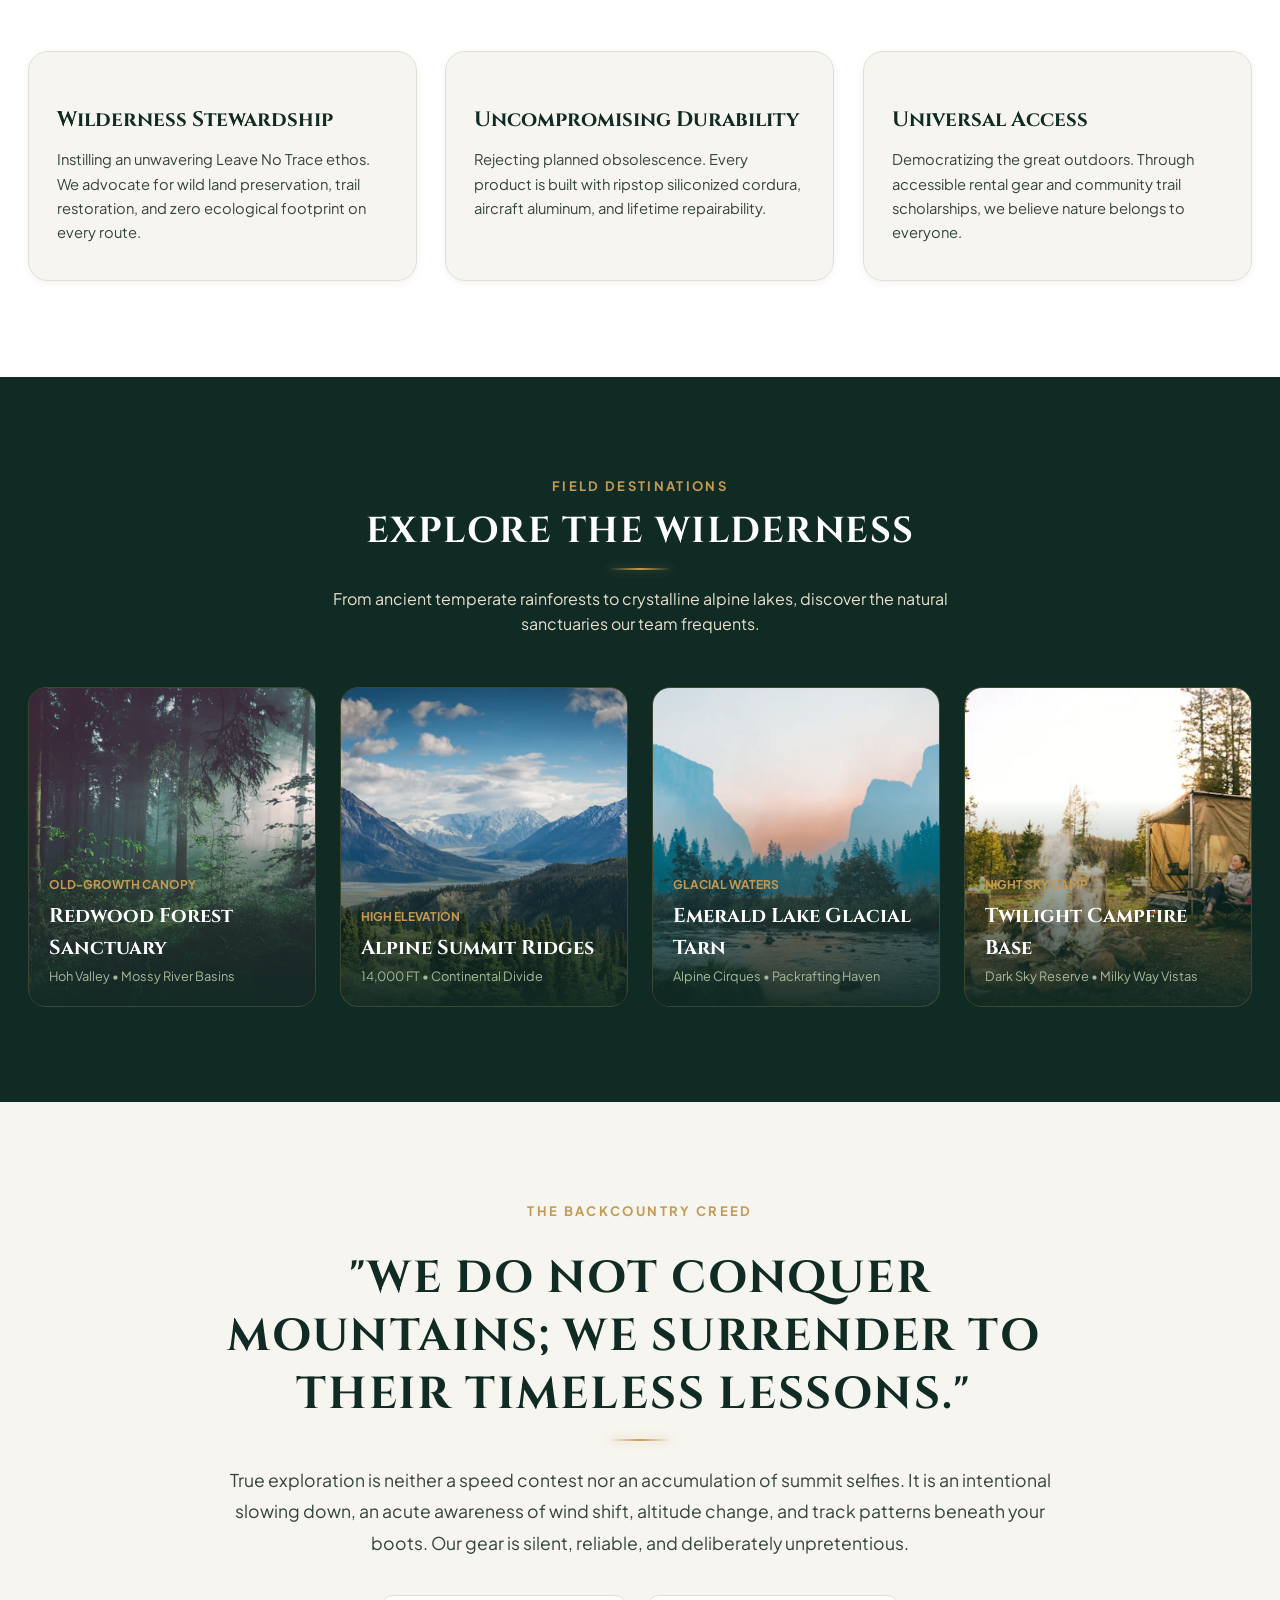
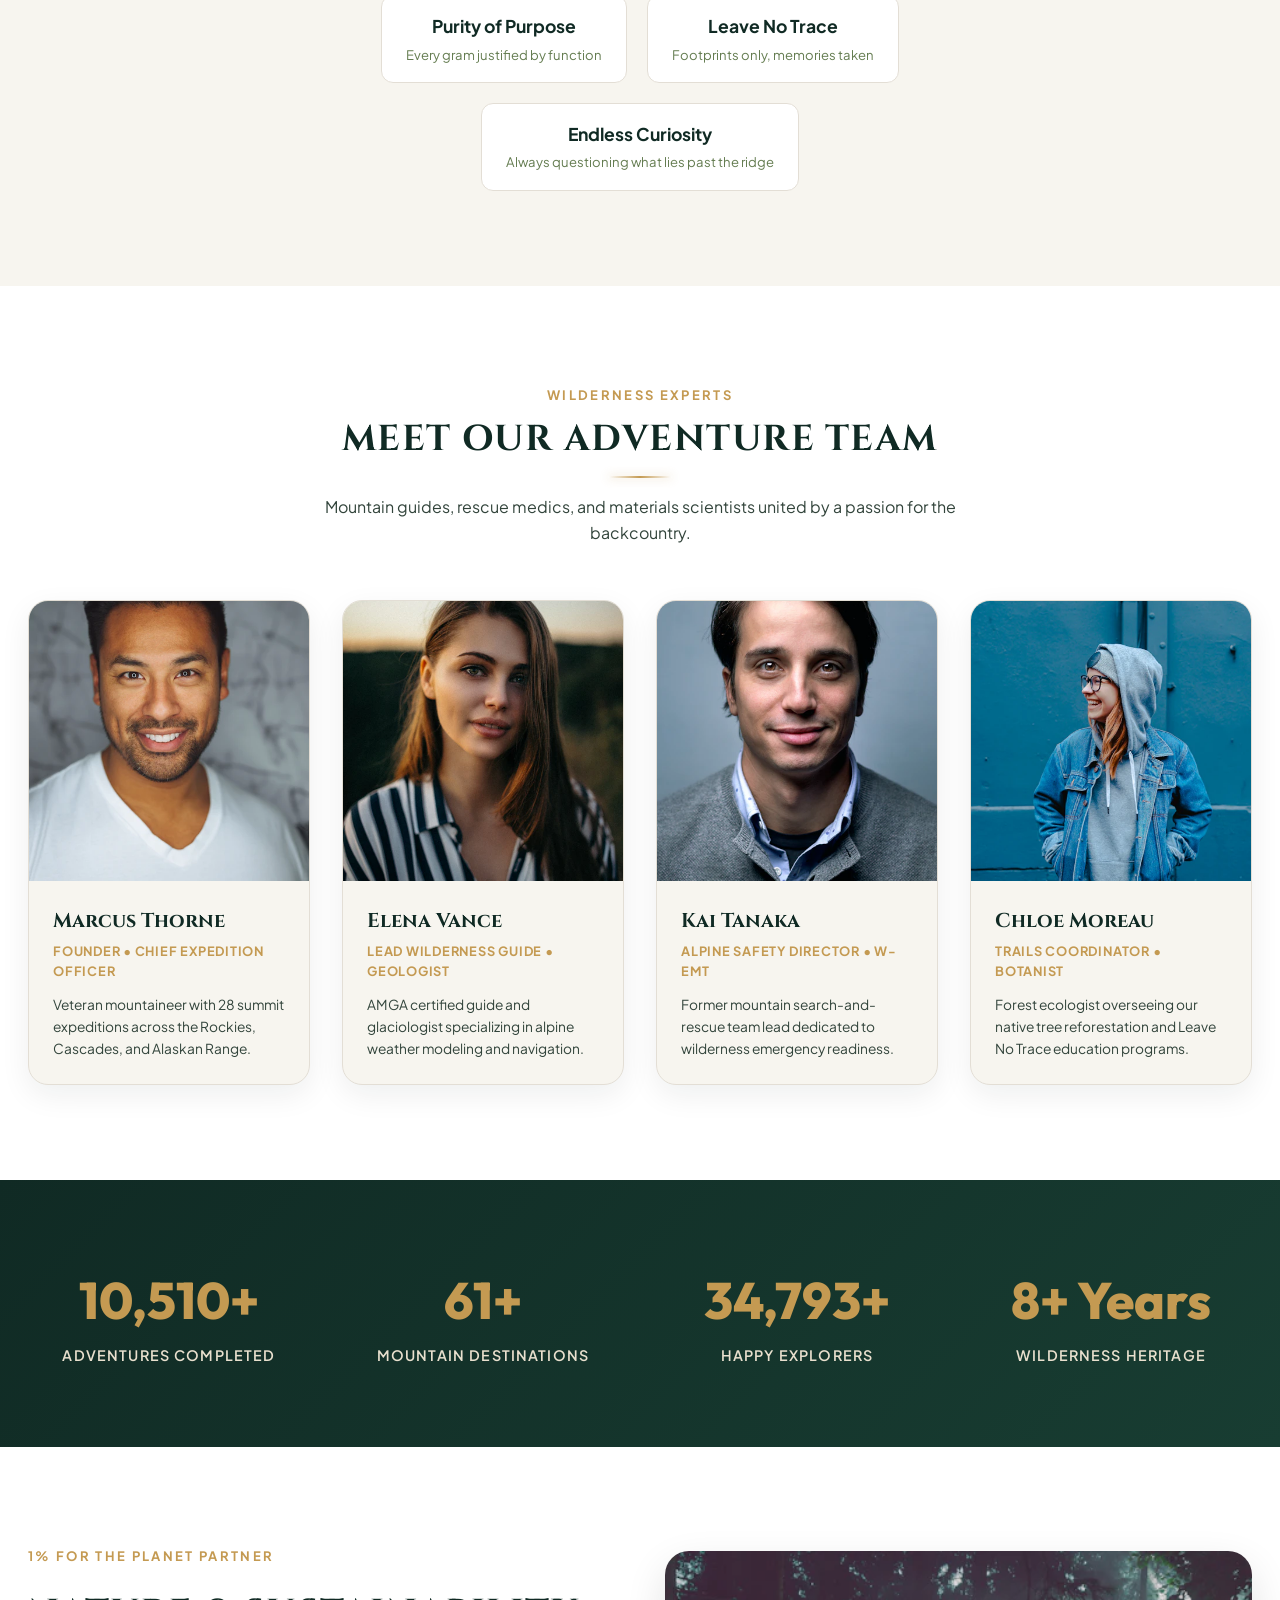
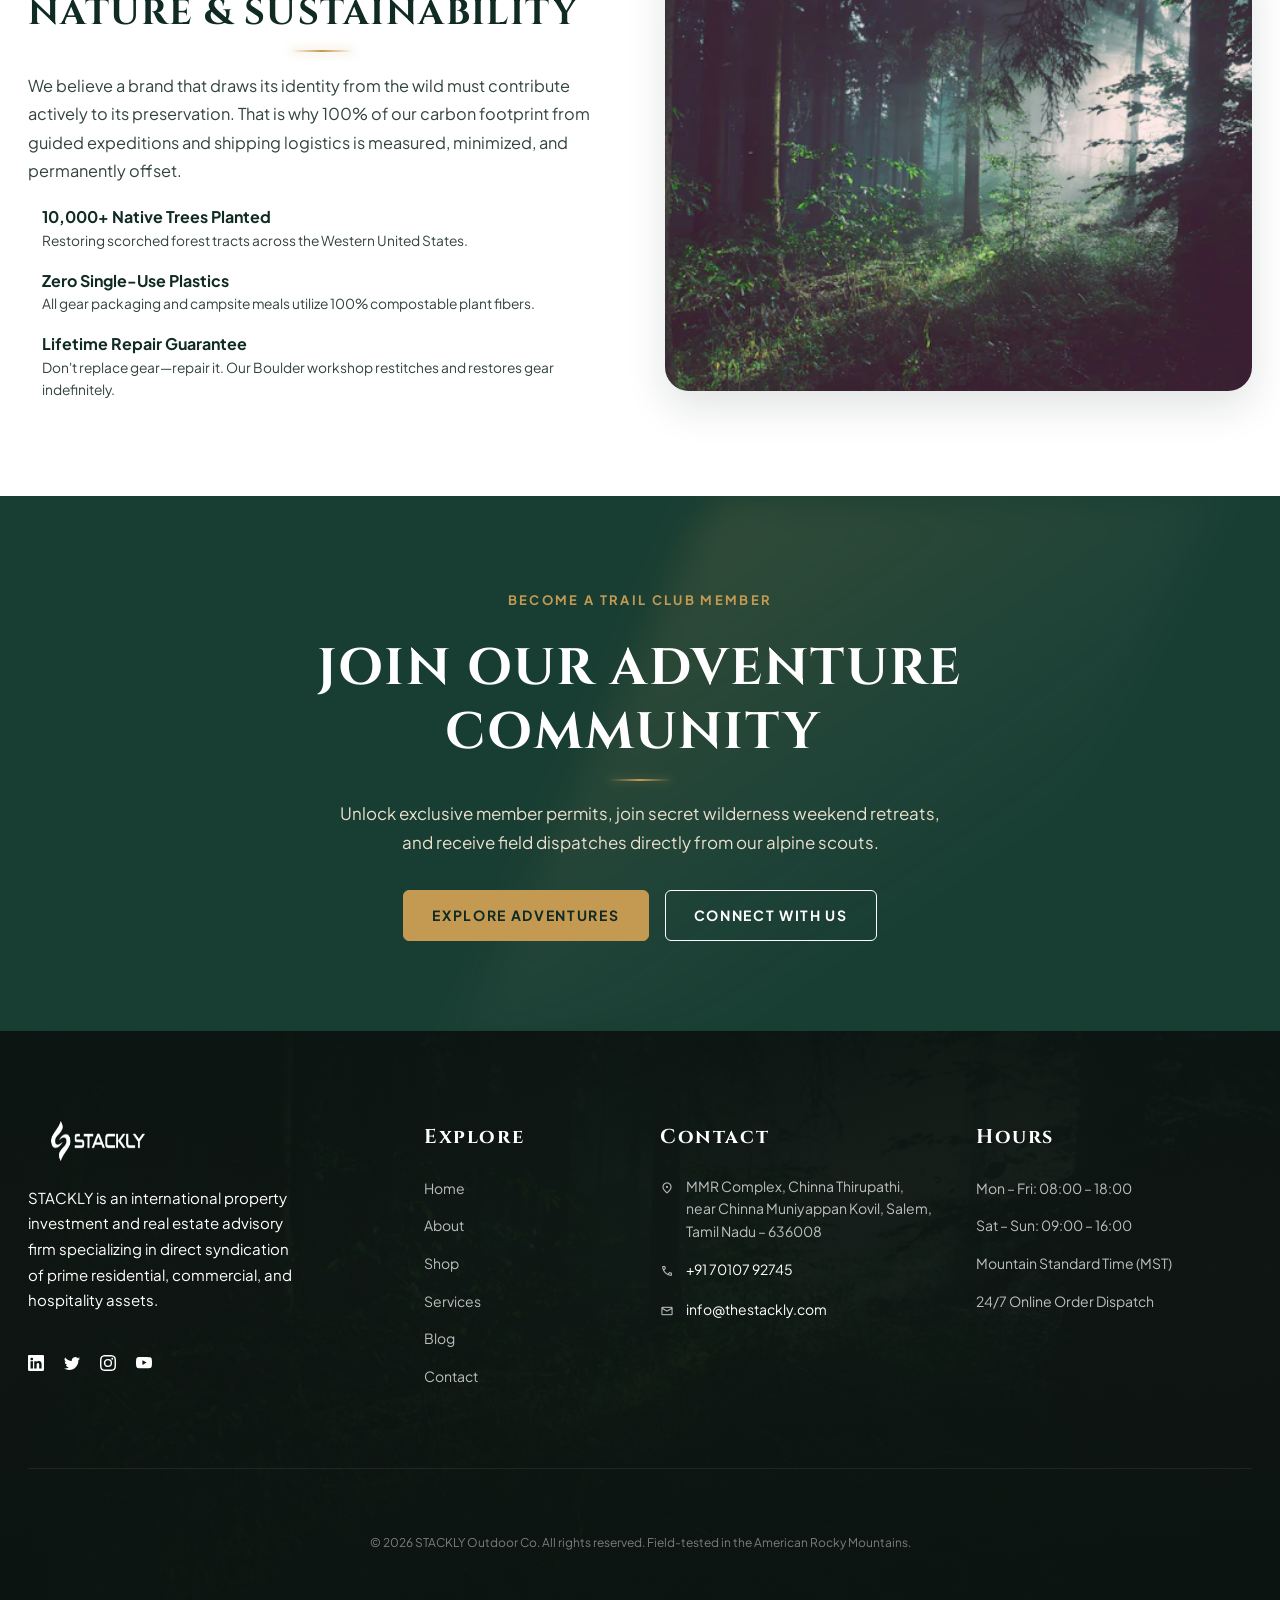
<file: about.html>
﻿<!DOCTYPE html>
<html lang="en">
<head>
  <meta charset="UTF-8" />
  <meta name="viewport" content="width=device-width, initial-scale=1.0" />
  <meta name="description" content="About Stackly Outdoor & Camping Co. - Heritage, Craftsmanship, Wilderness Philosophy, and Sustainable Backcountry Expeditions." />
  <meta name="theme-color" content="#102A24" />
  <title>About Us &mdash; Heritage &bull; Purpose &bull; Craft &bull; STACKLY</title>

  <!-- Favicon -->
  <link rel="icon" type="image/svg+xml" href="data:image/svg+xml,<svg xmlns='http://www.w3.org/2000/svg' viewBox='0 0 24 24' fill='%23C49A52'><path d='M12 2L2 22h20L12 2zm0 4.5l6.5 13.5h-13L12 6.5z'/></svg>" />

  <!-- Core & Enhancement Stylesheets -->
  <link rel="stylesheet" href="css/style.css" />
  <link rel="stylesheet" href="css/animations.css" />
  <link rel="stylesheet" href="css/heading-animations.css" />
  <link rel="stylesheet" href="css/preloader.css" />
  <link rel="stylesheet" href="css/navbar-redesign.css" />
  <link rel="stylesheet" href="css/nature-effects.css" />
  <link rel="stylesheet" href="css/responsive.css" />
  <link rel="stylesheet" href="https://fonts.googleapis.com/css2?family=Material+Symbols+Outlined:opsz,wght,FILL,GRAD@20..48,100..700,0..1,-50..200" />
  <link rel="stylesheet" href="https://fonts.googleapis.com/icon?family=Material+Icons" />
</head>
<body>

  <!-- ==========================================================================
       PAGE PRELOADER
       ========================================================================== -->
  <div id="stacklyPreloader" class="stackly-preloader" aria-hidden="true">
    <div class="preloader-inner">
      <div class="preloader-emblem">
        <svg class="preloader-mountain-svg" viewBox="0 0 100 85" fill="none" xmlns="http://www.w3.org/2000/svg">
          <polygon points="50,12 88,72 12,72" stroke="rgba(196,154,82,0.3)" stroke-width="2" fill="none" stroke-linejoin="round"/>
          <path class="peak-path" d="M50 14 L22 68 H78 L50 14Z" stroke="#C49A52" stroke-width="2.5" stroke-linejoin="round" fill="rgba(16,42,36,0.6)"/>
          <path class="peak-crease" d="M50 14 L46 36 L54 52 L50 68" stroke="#C49A52" stroke-width="1.8" stroke-linecap="round"/>
          <path class="peak-snow" d="M42 30 L50 34 L58 30 L50 14 Z" fill="rgba(233,224,206,0.45)"/>
          <circle cx="75" cy="24" r="5" fill="#C49A52" class="preloader-sun"/>
          <circle cx="75" cy="24" r="9" stroke="rgba(196,154,82,0.4)" stroke-width="1" class="preloader-sun-ring"/>
        </svg>
        <div class="preloader-compass-glow"></div>
      </div>
      <div class="preloader-brand-text">STACKLY</div>
      <div class="preloader-sub-text">OUTDOOR &bull; EXPEDITION</div>
      <div class="preloader-progress-wrap">
        <div class="preloader-progress-track">
          <div class="preloader-progress-bar" id="preloaderProgressBar"></div>
        </div>
        <div class="preloader-meta">
          <span class="preloader-status-msg" id="preloaderStatusMsg">Calibrating Altimeter...</span>
          <span class="preloader-percent" id="preloaderPercent">0%</span>
        </div>
      </div>
    </div>
  </div>

  <!-- ==========================================================================
       SITE HEADER & NAVBAR (Premium Nature Redesign)
       ========================================================================== -->
  <header class="site-header" id="siteHeader">
    <div class="header-container">
      
      <!-- Left: Logo -->
      <div class="header-brand">
        <a href="index.html" class="brand-logo" aria-label="Stackly Outdoor Home">
          <img src="assets/images/logo-dark.webp" alt="Stackly Logo" class="logo-img" />
        </a>
      </div>

      <!-- Center: Navigation Links -->
      <nav class="header-nav-center" aria-label="Main Navigation">
        <a href="index.html" class="nav-link">Home</a>
        <a href="about.html" class="nav-link active">About</a>
        <a href="shop.html" class="nav-link">Shop</a>
        <a href="services.html" class="nav-link">Services</a>
        <a href="blog.html" class="nav-link">Blog</a>
        <a href="contact.html" class="nav-link">Contact</a>
      </nav>

      <!-- Right: Cart & Login Button -->
      <div class="header-nav-right">
        <!-- Live Search Trigger -->
        <!-- <button type="button" class="header-action-btn search-trigger-btn" aria-label="Search gear">
          <svg width="20" height="20" viewBox="0 0 24 24" fill="none" stroke="currentColor" stroke-width="2"><circle cx="11" cy="11" r="8"></circle><line x1="21" y1="21" x2="16.65" y2="16.65"></line></svg>
        </button> -->

        <!-- Wishlist -->
        <!-- <a href="shop.html?view=wishlist" class="header-action-btn" aria-label="Wishlist items">
          <svg width="20" height="20" viewBox="0 0 24 24" fill="none" stroke="currentColor" stroke-width="2"><path d="M20.84 4.61a5.5 5.5 0 0 0-7.78 0L12 5.67l-1.06-1.06a5.5 5.5 0 0 0-7.78 7.78l1.06 1.06L12 21.23l7.78-7.78 1.06-1.06a5.5 5.5 0 0 0 0-7.78z"></path></svg>
          <span class="count-badge wishlist-count-badge" style="display: none;">0</span>
        </a> -->

        <!-- Shopping Cart Bag -->
        <button type="button" class="header-action-btn cart-trigger-btn" aria-label="Shopping Cart">
          <svg width="20" height="20" viewBox="0 0 24 24" fill="none" stroke="currentColor" stroke-width="2"><path d="M6 2L3 6v14a2 2 0 0 0 2 2h14a2 2 0 0 0 2-2V6l-3-4z"></path><line x1="3" y1="6" x2="21" y2="6"></line><path d="M16 10a4 4 0 0 1-8 0"></path></svg>
          <span class="count-badge cart-count-badge" style="display: none;">0</span>
        </button>

        <!-- Navbar Login Button (Always opens Login page) -->
        <a href="login.html" class="nav-login-btn" id="navbarLoginBtn">
          <svg width="16" height="16" viewBox="0 0 24 24" fill="none" stroke="currentColor" stroke-width="2"><path d="M20 21v-2a4 4 0 0 0-4-4H8a4 4 0 0 0-4 4v2"></path><circle cx="12" cy="7" r="4"></circle></svg>
          <span>Login</span>
        </a>

        <!-- Mobile Hamburger Button -->
        <button class="mobile-menu-btn" id="mobileMenuBtn" aria-label="Open mobile navigation">
          <span></span><span></span><span></span>
        </button>
      </div>

    </div>
  </header>

  <!-- Mobile Navigation Drawer -->
  <div class="mobile-nav-overlay" id="mobileNavOverlay"></div>
  <aside class="mobile-nav-drawer" id="mobileNavDrawer" aria-label="Mobile Navigation">
    <div class="mobile-nav-header">
      <img src="assets/images/logo-dark.webp" alt="Stackly Logo" class="logo-img" />
      <button type="button" class="close-mobile-nav-btn" id="closeMobileNavBtn" aria-label="Close navigation">&times;</button>
    </div>
    <nav class="mobile-nav-links">
      <a href="index.html"><span>Home</span></a>
      <a href="about.html" class="active"><span>About</span></a>
      <a href="shop.html"><span>Shop</span></a>
      <a href="services.html"><span>Services</span></a>
      <a href="blog.html"><span>Blog</span></a>
      <a href="contact.html"><span>Contact</span></a>
      <a href="login.html" style="color:var(--color-gold-accent);"><span>Log In</span></a>
    </nav>
  </aside>

  <main style="padding-top: var(--header-height);">

    <!-- ==========================================================================
         SECTION 1: ABOUT OUR JOURNEY (Hero with Mountain Backdrop & Text Reveal)
         ========================================================================== -->
    <section class="section" style="position:relative; background:linear-gradient(180deg, #102A24 0%, #183D32 100%); color:#F7F5EF; padding:110px 0 85px; text-align:center; overflow:hidden;">
      <div class="nature-leaves-overlay">
        <canvas id="heroLeavesCanvas" class="leaf-canvas"></canvas>
      </div>
      <div class="forest-mist-drift"></div>

      <div class="container" style="position:relative; z-index:3;">
        <span class="section-eyebrow" style="color:#C49A52; letter-spacing:0.18em;">HERITAGE &bull; PURPOSE &bull; CRAFT</span>
        <h1 class="section-title-serif" style="color:#ffffff; font-size:clamp(2.5rem, 5vw, 4rem); margin:18px auto 22px; max-width:880px; line-height:1.15;">
          About Our Journey
        </h1>
        <p style="color:#E9E0CE; font-size:1.15rem; max-width:720px; margin:0 auto 32px; line-height:1.7;">
          Born in the shadow of the Colorado Rockies, Stackly was founded on a singular conviction: outdoor adventure should forge deep humility with nature, backed by equipment that will never fail when elements turn ferocious.
        </p>
        <div style="display:inline-flex; align-items:center; gap:8px; background:rgba(255,255,255,0.08); border:1px solid rgba(196,154,82,0.3); padding:8px 20px; border-radius:9999px; font-size:0.84rem; color:#A7B89A;">
          <span></span> <span>ESTABLISHED 2014 &bull; BOULDER, COLORADO</span>
        </div>
      </div>
    </section>

    <!-- ==========================================================================
         SECTION 2: OUR STORY (Split Layout with Scenic Camping Image)
         ========================================================================== -->
    <section class="section about-section" style="background-color: var(--color-bg-cream);">
      <div class="container">
        <div class="about-grid" style="display:grid; grid-template-columns:1fr 1fr; gap:54px; align-items:center;">
          
          <!-- Image Card -->
          <div class="about-image-card reveal-up" style="border-radius:24px; overflow:hidden; box-shadow:var(--shadow-card); position:relative;">
            <img src="assets/images/sections/about-tent-view.webp" alt="Camping tent overlooking serene mountain lake" class="about-img" loading="lazy" style="width:100%; height:460px; object-fit:cover;" />
            <div style="position:absolute; bottom:20px; left:20px; background:rgba(16,42,36,0.9); padding:12px 20px; border-radius:12px; border:1px solid rgba(196,154,82,0.3);">
              <span style="color:#C49A52; font-size:0.75rem; font-weight:700; text-transform:uppercase;">FIELD TEST LOCATION</span>
              <strong style="display:block; color:#ffffff; font-size:0.95rem;">Emerald Tarn Basecamp, 10,400 FT</strong>
            </div>
          </div>

          <!-- Story Text Content -->
          <div class="about-content reveal-up">
            <span class="section-eyebrow" style="color:var(--color-gold);">WHO WE ARE</span>
            <h2 class="section-title-serif" style="color:var(--color-dark-green); margin:10px 0 20px;">Our Story</h2>
            <p style="color:var(--color-text-body); font-size:1.02rem; line-height:1.75; margin-bottom:16px;">
              Over a decade ago, our founders found themselves trapped by an unpredicted September blizzard on an exposed ridge above 12,000 feet. When cheap seams sheared and fiberglass poles splintered in the gale, a fundamental truth became clear: standard gear was built for showrooms, not real wilderness survival.
            </p>
            <p style="color:var(--color-text-body); font-size:1.02rem; line-height:1.75; margin-bottom:24px;">
              Returning to Boulder, they gathered master pattern-makers, aerospace metallurgists, and veteran mountain guides to craft gear obsessive about structural integrity, featherlight portability, and ethical sourcing. Today, Stackly is trusted across polar traverses, deep canyon explorations, and peaceful family weekends.
            </p>
            <div style="display:flex; gap:16px; flex-wrap:wrap;">
              <a href="services.html" class="btn btn-primary" style="background:#183D32; color:#ffffff; border-color:#183D32;">Explore Our Services</a>
              <!-- <a href="shop.html" class="btn btn-outline" style="color:var(--color-dark-green); border-color:var(--color-dark-green);">Browse Armory</a> -->
            </div>
          </div>

        </div>
      </div>
    </section>

    <!-- ==========================================================================
         SECTION 3: OUR MISSION & VISION (Modern Animated Cards)
         ========================================================================== -->
    <section class="section" style="background-color: var(--color-bg-white);">
      <div class="container">
        <div style="text-align:center; max-width:680px; margin:0 auto 54px;">
          <span class="section-eyebrow" style="color:var(--color-gold);">CORE PRINCIPLES</span>
          <h2 class="section-title-serif" style="color:var(--color-dark-green);">Our Mission &amp; Vision</h2>
          <p style="color:var(--color-text-body); margin-top:12px;">Guiding every expedition route, product prototype, and conservation partnership we undertake.</p>
        </div>

        <div style="display:grid; grid-template-columns:repeat(auto-fit, minmax(280px, 1fr)); gap:28px;">
          
          <div class="reveal-up" style="background:var(--color-bg-cream); padding:36px 28px; border-radius:20px; border:1px solid var(--color-border); box-shadow:var(--shadow-sm); transition:transform 0.3s ease;">
            <span style="font-size:2.2rem; display:block; margin-bottom:16px;"></span>
            <h3 style="font-family:var(--font-serif); font-size:1.3rem; color:var(--color-dark-green); margin-bottom:10px;">Wilderness Stewardship</h3>
            <p style="color:var(--color-text-body); font-size:0.92rem; line-height:1.65;">
              Instilling an unwavering Leave No Trace ethos. We advocate for wild land preservation, trail restoration, and zero ecological footprint on every route.
            </p>
          </div>

          <div class="reveal-up" style="background:var(--color-bg-cream); padding:36px 28px; border-radius:20px; border:1px solid var(--color-border); box-shadow:var(--shadow-sm); transition:transform 0.3s ease;">
            <span style="font-size:2.2rem; display:block; margin-bottom:16px;"></span>
            <h3 style="font-family:var(--font-serif); font-size:1.3rem; color:var(--color-dark-green); margin-bottom:10px;">Uncompromising Durability</h3>
            <p style="color:var(--color-text-body); font-size:0.92rem; line-height:1.65;">
              Rejecting planned obsolescence. Every product is built with ripstop siliconized cordura, aircraft aluminum, and lifetime repairability.
            </p>
          </div>

          <div class="reveal-up" style="background:var(--color-bg-cream); padding:36px 28px; border-radius:20px; border:1px solid var(--color-border); box-shadow:var(--shadow-sm); transition:transform 0.3s ease;">
            <span style="font-size:2.2rem; display:block; margin-bottom:16px;"></span>
            <h3 style="font-family:var(--font-serif); font-size:1.3rem; color:var(--color-dark-green); margin-bottom:10px;">Universal Access</h3>
            <p style="color:var(--color-text-body); font-size:0.92rem; line-height:1.65;">
              Democratizing the great outdoors. Through accessible rental gear and community trail scholarships, we believe nature belongs to everyone.
            </p>
          </div>

        </div>
      </div>
    </section>

    <!-- ==========================================================================
         SECTION 4: EXPLORE THE WILDERNESS (Curated Image Grid)
         ========================================================================== -->
    <section class="section" style="background-color: var(--color-dark-green); color:#F7F5EF;">
      <div class="container">
        <div style="text-align:center; max-width:700px; margin:0 auto 50px;">
          <span class="section-eyebrow" style="color:var(--color-gold);">FIELD DESTINATIONS</span>
          <h2 class="section-title-serif" style="color:#ffffff;">Explore the Wilderness</h2>
          <p style="color:var(--color-warm-sand); margin-top:12px;">From ancient temperate rainforests to crystalline alpine lakes, discover the natural sanctuaries our team frequents.</p>
        </div>

        <div style="display:grid; grid-template-columns:repeat(auto-fit, minmax(270px, 1fr)); gap:24px;">
          
          <div class="reveal-up" style="position:relative; height:320px; border-radius:18px; overflow:hidden; border:1px solid rgba(196,154,82,0.25);">
            <img src="assets/images/sections/about-forest-sanctuary.webp" alt="Old-Growth Forest Sanctuary" loading="lazy" style="width:100%; height:100%; object-fit:cover; transition:transform 0.5s ease;" />
            <div style="position:absolute; inset:0; background:linear-gradient(to top, rgba(16,42,36,0.95) 0%, transparent 65%);"></div>
            <div style="position:absolute; bottom:20px; left:20px; right:20px;">
              <span style="color:#C49A52; font-size:0.75rem; font-weight:700; text-transform:uppercase;">OLD-GROWTH CANOPY</span>
              <h4 style="font-family:var(--font-serif); font-size:1.25rem; color:#ffffff; margin:4px 0 2px;">Redwood Forest Sanctuary</h4>
              <p style="font-size:0.8rem; color:#A7B89A;">Hoh Valley &bull; Mossy River Basins</p>
            </div>
          </div>

          <div class="reveal-up" style="position:relative; height:320px; border-radius:18px; overflow:hidden; border:1px solid rgba(196,154,82,0.25);">
            <img src="assets/images/sections/about-alpine-summit.webp" alt="Alpine Summit Ridges" loading="lazy" style="width:100%; height:100%; object-fit:cover; transition:transform 0.5s ease;" />
            <div style="position:absolute; inset:0; background:linear-gradient(to top, rgba(16,42,36,0.95) 0%, transparent 65%);"></div>
            <div style="position:absolute; bottom:20px; left:20px; right:20px;">
              <span style="color:#C49A52; font-size:0.75rem; font-weight:700; text-transform:uppercase;">HIGH ELEVATION</span>
              <h4 style="font-family:var(--font-serif); font-size:1.25rem; color:#ffffff; margin:4px 0 2px;">Alpine Summit Ridges</h4>
              <p style="font-size:0.8rem; color:#A7B89A;">14,000 FT &bull; Continental Divide</p>
            </div>
          </div>

          <div class="reveal-up" style="position:relative; height:320px; border-radius:18px; overflow:hidden; border:1px solid rgba(196,154,82,0.25);">
            <img src="assets/images/sections/about-crystal-lake.webp" alt="Glacial Emerald Lake" loading="lazy" style="width:100%; height:100%; object-fit:cover; transition:transform 0.5s ease;" />
            <div style="position:absolute; inset:0; background:linear-gradient(to top, rgba(16,42,36,0.95) 0%, transparent 65%);"></div>
            <div style="position:absolute; bottom:20px; left:20px; right:20px;">
              <span style="color:#C49A52; font-size:0.75rem; font-weight:700; text-transform:uppercase;">GLACIAL WATERS</span>
              <h4 style="font-family:var(--font-serif); font-size:1.25rem; color:#ffffff; margin:4px 0 2px;">Emerald Lake Glacial Tarn</h4>
              <p style="font-size:0.8rem; color:#A7B89A;">Alpine Cirques &bull; Packrafting Haven</p>
            </div>
          </div>

          <div class="reveal-up" style="position:relative; height:320px; border-radius:18px; overflow:hidden; border:1px solid rgba(196,154,82,0.25);">
            <img src="assets/images/sections/about-campfire-twilight.webp" alt="Campfire Under the Stars" loading="lazy" style="width:100%; height:100%; object-fit:cover; transition:transform 0.5s ease;" />
            <div style="position:absolute; inset:0; background:linear-gradient(to top, rgba(16,42,36,0.95) 0%, transparent 65%);"></div>
            <div style="position:absolute; bottom:20px; left:20px; right:20px;">
              <span style="color:#C49A52; font-size:0.75rem; font-weight:700; text-transform:uppercase;">NIGHT SKY CAMP</span>
              <h4 style="font-family:var(--font-serif); font-size:1.25rem; color:#ffffff; margin:4px 0 2px;">Twilight Campfire Base</h4>
              <p style="font-size:0.8rem; color:#A7B89A;">Dark Sky Reserve &bull; Milky Way Vistas</p>
            </div>
          </div>

        </div>
      </div>
    </section>

    <!-- ==========================================================================
         SECTION 5: OUR ADVENTURE PHILOSOPHY (Creative Typography & Animated Content)
         ========================================================================== -->
    <section class="section" style="background-color: var(--color-bg-cream);">
      <div class="container">
        <div style="max-width:840px; margin:0 auto; text-align:center;" class="reveal-up">
          <span class="section-eyebrow" style="color:var(--color-gold);">THE BACKCOUNTRY CREED</span>
          <h2 class="section-title-serif" style="color:var(--color-dark-green); font-size:clamp(1.8rem, 3.5vw, 2.8rem); line-height:1.3; margin:16px 0 24px;">
            "We do not conquer mountains; we surrender to their timeless lessons."
          </h2>
          <p style="color:var(--color-text-body); font-size:1.1rem; line-height:1.8; margin-bottom:36px;">
            True exploration is neither a speed contest nor an accumulation of summit selfies. It is an intentional slowing down, an acute awareness of wind shift, altitude change, and track patterns beneath your boots. Our gear is silent, reliable, and deliberately unpretentious.
          </p>

          <div style="display:flex; justify-content:center; gap:20px; flex-wrap:wrap;">
            <div style="background:#ffffff; border:1px solid var(--color-border); border-radius:12px; padding:16px 24px;">
              <strong style="color:var(--color-dark-green); font-size:1.1rem; display:block;">Purity of Purpose</strong>
              <span style="font-size:0.82rem; color:var(--color-text-muted);">Every gram justified by function</span>
            </div>
            <div style="background:#ffffff; border:1px solid var(--color-border); border-radius:12px; padding:16px 24px;">
              <strong style="color:var(--color-dark-green); font-size:1.1rem; display:block;">Leave No Trace</strong>
              <span style="font-size:0.82rem; color:var(--color-text-muted);">Footprints only, memories taken</span>
            </div>
            <div style="background:#ffffff; border:1px solid var(--color-border); border-radius:12px; padding:16px 24px;">
              <strong style="color:var(--color-dark-green); font-size:1.1rem; display:block;">Endless Curiosity</strong>
              <span style="font-size:0.82rem; color:var(--color-text-muted);">Always questioning what lies past the ridge</span>
            </div>
          </div>
        </div>
      </div>
    </section>

    <!-- ==========================================================================
         SECTION 6: MEET OUR ADVENTURE TEAM (Realistic Outdoor Photography)
         ========================================================================== -->
    <section class="section" style="background-color: #ffffff;">
      <div class="container">
        <div style="text-align:center; max-width:680px; margin:0 auto 54px;">
          <span class="section-eyebrow" style="color:var(--color-gold);">WILDERNESS EXPERTS</span>
          <h2 class="section-title-serif" style="color:var(--color-dark-green);">Meet Our Adventure Team</h2>
          <p style="color:var(--color-text-body); margin-top:12px;">Mountain guides, rescue medics, and materials scientists united by a passion for the backcountry.</p>
        </div>

        <div style="display:grid; grid-template-columns:repeat(auto-fit, minmax(260px, 1fr)); gap:32px;">
          
          <!-- Member 1 -->
          <div class="team-card reveal-up" style="background:var(--color-bg-cream); border-radius:20px; overflow:hidden; border:1px solid var(--color-border); box-shadow:var(--shadow-card);">
            <div style="height:280px; overflow:hidden;">
              <img src="assets/images/team/team-marcus.webp" alt="Marcus Thorne" loading="lazy" style="width:100%; height:100%; object-fit:cover; transition:transform 0.4s ease;" />
            </div>
            <div style="padding:24px;">
              <h3 style="font-family:var(--font-serif); font-size:1.25rem; color:var(--color-dark-green); margin-bottom:4px;">Marcus Thorne</h3>
              <span style="color:#C49A52; font-size:0.8rem; font-weight:700; text-transform:uppercase; letter-spacing:0.06em; display:block; margin-bottom:12px;">Founder &bull; Chief Expedition Officer</span>
              <p style="color:var(--color-text-body); font-size:0.86rem; line-height:1.6;">Veteran mountaineer with 28 summit expeditions across the Rockies, Cascades, and Alaskan Range.</p>
            </div>
          </div>

          <!-- Member 2 -->
          <div class="team-card reveal-up" style="background:var(--color-bg-cream); border-radius:20px; overflow:hidden; border:1px solid var(--color-border); box-shadow:var(--shadow-card);">
            <div style="height:280px; overflow:hidden;">
              <img src="assets/images/team/team-elena.webp" alt="Elena Vance" loading="lazy" style="width:100%; height:100%; object-fit:cover; transition:transform 0.4s ease;" />
            </div>
            <div style="padding:24px;">
              <h3 style="font-family:var(--font-serif); font-size:1.25rem; color:var(--color-dark-green); margin-bottom:4px;">Elena Vance</h3>
              <span style="color:#C49A52; font-size:0.8rem; font-weight:700; text-transform:uppercase; letter-spacing:0.06em; display:block; margin-bottom:12px;">Lead Wilderness Guide &bull; Geologist</span>
              <p style="color:var(--color-text-body); font-size:0.86rem; line-height:1.6;">AMGA certified guide and glaciologist specializing in alpine weather modeling and navigation.</p>
            </div>
          </div>

          <!-- Member 3 -->
          <div class="team-card reveal-up" style="background:var(--color-bg-cream); border-radius:20px; overflow:hidden; border:1px solid var(--color-border); box-shadow:var(--shadow-card);">
            <div style="height:280px; overflow:hidden;">
              <img src="assets/images/team/team-kai.webp" alt="Kai Tanaka" loading="lazy" style="width:100%; height:100%; object-fit:cover; transition:transform 0.4s ease;" />
            </div>
            <div style="padding:24px;">
              <h3 style="font-family:var(--font-serif); font-size:1.25rem; color:var(--color-dark-green); margin-bottom:4px;">Kai Tanaka</h3>
              <span style="color:#C49A52; font-size:0.8rem; font-weight:700; text-transform:uppercase; letter-spacing:0.06em; display:block; margin-bottom:12px;">Alpine Safety Director &bull; W-EMT</span>
              <p style="color:var(--color-text-body); font-size:0.86rem; line-height:1.6;">Former mountain search-and-rescue team lead dedicated to wilderness emergency readiness.</p>
            </div>
          </div>

          <!-- Member 4 -->
          <div class="team-card reveal-up" style="background:var(--color-bg-cream); border-radius:20px; overflow:hidden; border:1px solid var(--color-border); box-shadow:var(--shadow-card);">
            <div style="height:280px; overflow:hidden;">
              <img src="assets/images/team/team-chloe.webp" alt="Chloe Moreau" loading="lazy" style="width:100%; height:100%; object-fit:cover; transition:transform 0.4s ease;" />
            </div>
            <div style="padding:24px;">
              <h3 style="font-family:var(--font-serif); font-size:1.25rem; color:var(--color-dark-green); margin-bottom:4px;">Chloe Moreau</h3>
              <span style="color:#C49A52; font-size:0.8rem; font-weight:700; text-transform:uppercase; letter-spacing:0.06em; display:block; margin-bottom:12px;">Trails Coordinator &bull; Botanist</span>
              <p style="color:var(--color-text-body); font-size:0.86rem; line-height:1.6;">Forest ecologist overseeing our native tree reforestation and Leave No Trace education programs.</p>
            </div>
          </div>

        </div>
      </div>
    </section>

    <!-- ==========================================================================
         SECTION 7: OUR ACHIEVEMENTS & IMPACT (Animated Counters)
         ========================================================================== -->
    <section class="section" style="background:linear-gradient(135deg, #102A24 0%, #183D32 100%); color:#F7F5EF; padding:80px 0;">
      <div class="container">
        <div style="display:grid; grid-template-columns:repeat(auto-fit, minmax(220px, 1fr)); gap:32px; text-align:center;">
          
          <div class="reveal-up">
            <div style="font-family:var(--font-hero); font-size:clamp(2.5rem, 4vw, 3.6rem); font-weight:800; color:#C49A52;" data-counter-target="14500" data-counter-suffix="+">
              0
            </div>
            <span style="font-size:0.9rem; letter-spacing:0.08em; text-transform:uppercase; color:#E9E0CE; font-weight:600;">Adventures Completed</span>
          </div>

          <div class="reveal-up">
            <div style="font-family:var(--font-hero); font-size:clamp(2.5rem, 4vw, 3.6rem); font-weight:800; color:#C49A52;" data-counter-target="85" data-counter-suffix="+">
              0
            </div>
            <span style="font-size:0.9rem; letter-spacing:0.08em; text-transform:uppercase; color:#E9E0CE; font-weight:600;">Mountain Destinations</span>
          </div>

          <div class="reveal-up">
            <div style="font-family:var(--font-hero); font-size:clamp(2.5rem, 4vw, 3.6rem); font-weight:800; color:#C49A52;" data-counter-target="48000" data-counter-suffix="+">
              0
            </div>
            <span style="font-size:0.9rem; letter-spacing:0.08em; text-transform:uppercase; color:#E9E0CE; font-weight:600;">Happy Explorers</span>
          </div>

          <div class="reveal-up">
            <div style="font-family:var(--font-hero); font-size:clamp(2.5rem, 4vw, 3.6rem); font-weight:800; color:#C49A52;" data-counter-target="12" data-counter-suffix="+ Years">
              0
            </div>
            <span style="font-size:0.9rem; letter-spacing:0.08em; text-transform:uppercase; color:#E9E0CE; font-weight:600;">Wilderness Heritage</span>
          </div>

        </div>
      </div>
    </section>

    <!-- ==========================================================================
         SECTION 8: NATURE & SUSTAINABILITY (Eco-Friendly Ethos & Forest Layout)
         ========================================================================== -->
    <section class="section" style="background-color: var(--color-bg-white);">
      <div class="container">
        <div style="display:grid; grid-template-columns:1fr 1fr; gap:50px; align-items:center;" class="reveal-up">
          
          <div>
            <span class="section-eyebrow" style="color:var(--color-gold);">1% FOR THE PLANET PARTNER</span>
            <h2 class="section-title-serif" style="color:var(--color-dark-green); margin:12px 0 20px;">Nature &amp; Sustainability</h2>
            <p style="color:var(--color-text-body); font-size:1.02rem; line-height:1.75; margin-bottom:18px;">
              We believe a brand that draws its identity from the wild must contribute actively to its preservation. That is why 100% of our carbon footprint from guided expeditions and shipping logistics is measured, minimized, and permanently offset.
            </p>

            <div style="display:flex; flex-direction:column; gap:16px;">
              <div style="display:flex; gap:14px;">
                <span style="font-size:1.4rem;"></span>
                <div>
                  <strong style="color:var(--color-dark-green);">10,000+ Native Trees Planted</strong>
                  <p style="font-size:0.86rem; color:var(--color-text-body);">Restoring scorched forest tracts across the Western United States.</p>
                </div>
              </div>
              <div style="display:flex; gap:14px;">
                <span style="font-size:1.4rem;"></span>
                <div>
                  <strong style="color:var(--color-dark-green);">Zero Single-Use Plastics</strong>
                  <p style="font-size:0.86rem; color:var(--color-text-body);">All gear packaging and campsite meals utilize 100% compostable plant fibers.</p>
                </div>
              </div>
              <div style="display:flex; gap:14px;">
                <span style="font-size:1.4rem;"></span>
                <div>
                  <strong style="color:var(--color-dark-green);">Lifetime Repair Guarantee</strong>
                  <p style="font-size:0.86rem; color:var(--color-text-body);">Don't replace gear—repair it. Our Boulder workshop restitches and restores gear indefinitely.</p>
                </div>
              </div>
            </div>
          </div>

          <div style="border-radius:24px; overflow:hidden; box-shadow:var(--shadow-lg);">
            <img src="assets/images/sections/about-sustainability.webp" alt="Pristine Forest River Conservation" loading="lazy" style="width:100%; height:440px; object-fit:cover;" />
          </div>

        </div>
      </div>
    </section>

    <!-- ==========================================================================
         SECTION 9: JOIN OUR ADVENTURE COMMUNITY (Inspiring CTA)
         ========================================================================== -->
    <section class="section" style="position:relative; background-color: var(--color-deep-forest); color:#F7F5EF; padding:90px 0; text-align:center; overflow:hidden;">
      <div class="sunbeam-overlay"></div>
      <div class="container" style="position:relative; z-index:2;">
        <span class="section-eyebrow" style="color:#C49A52;">BECOME A TRAIL CLUB MEMBER</span>
        <h2 class="section-title-serif" style="color:#ffffff; font-size:clamp(2rem, 4.5vw, 3.2rem); margin:14px auto 18px; max-width:760px;">
          Join Our Adventure Community
        </h2>
        <p style="color:#E9E0CE; max-width:620px; margin:0 auto 34px; font-size:1.06rem; line-height:1.7;">
          Unlock exclusive member permits, join secret wilderness weekend retreats, and receive field dispatches directly from our alpine scouts.
        </p>
        <div style="display:flex; justify-content:center; gap:16px; flex-wrap:wrap;">
          <a href="services.html" class="btn btn-primary" style="background:#C49A52; color:#102A24; border-color:#C49A52;">Explore Adventures</a>
          <a href="contact.html" class="btn btn-outline" style="color:#ffffff; border-color:#ffffff;">Connect With Us</a>
        </div>
      </div>
    </section>

  </main>

  <!-- Site Footer -->
  <footer class="site-footer" id="siteFooter">

    <!-- Misty Forest Background Image -->
    <img src="assets/images/banners/footer-misty-forest.webp" alt="Misty pine forest landscape" class="footer-forest-bg" loading="lazy" />
    <div class="footer-overlay-gradient"></div>

    <div class="container footer-content-wrap">
      
      <!-- 4 Columns matching Reference Footer -->
      <div class="footer-columns-grid">
        
         <div class="footer-brand">
          <a href="index.html" class="nav-logo">
            <img src="./assets/images/logo-dark.webp" alt="STACKLY Logo" class="footer-logo" />
          </a>
          <p>
            STACKLY is an international property investment and real estate advisory firm specializing in direct syndication of prime residential, commercial, and hospitality assets.
          </p>
          <div class="social-links">
            <a href="404.html" class="social-icon-btn" aria-label="LinkedIn Profile">
              <span class="material-symbols-outlined"><svg xmlns="http://www.w3.org/2000/svg" width="16" height="16" fill="currentColor" class="bi bi-linkedin" viewBox="0 0 16 16">
  <path d="M0 1.146C0 .513.526 0 1.175 0h13.65C15.474 0 16 .513 16 1.146v13.708c0 .633-.526 1.146-1.175 1.146H1.175C.526 16 0 15.487 0 14.854zm4.943 12.248V6.169H2.542v7.225zm-1.2-8.212c.837 0 1.358-.554 1.358-1.248-.015-.709-.52-1.248-1.342-1.248S2.4 3.226 2.4 3.934c0 .694.521 1.248 1.327 1.248zm4.908 8.212V9.359c0-.216.016-.432.08-.586.173-.431.568-.878 1.232-.878.869 0 1.216.662 1.216 1.634v3.865h2.401V9.25c0-2.22-1.184-3.252-2.764-3.252-1.274 0-1.845.7-2.165 1.193v.025h-.016l.016-.025V6.169h-2.4c.03.678 0 7.225 0 7.225z"/>
</svg></span>
            </a>
            <a href="404.html" class="social-icon-btn" aria-label="X (Twitter) Profile">
              <span class="material-symbols-outlined"><svg xmlns="http://www.w3.org/2000/svg" width="16" height="16" fill="currentColor" class="bi bi-twitter" viewBox="0 0 16 16">
  <path d="M5.026 15c6.038 0 9.341-5.003 9.341-9.334q.002-.211-.006-.422A6.7 6.7 0 0 0 16 3.542a6.7 6.7 0 0 1-1.889.518 3.3 3.3 0 0 0 1.447-1.817 6.5 6.5 0 0 1-2.087.793A3.286 3.286 0 0 0 7.875 6.03a9.32 9.32 0 0 1-6.767-3.429 3.29 3.29 0 0 0 1.018 4.382A3.3 3.3 0 0 1 .64 6.575v.045a3.29 3.29 0 0 0 2.632 3.218 3.2 3.2 0 0 1-.865.115 3 3 0 0 1-.614-.057 3.28 3.28 0 0 0 3.067 2.277A6.6 6.6 0 0 1 .78 13.58a6 6 0 0 1-.78-.045A9.34 9.34 0 0 0 5.026 15"/>
</svg></span>
            </a>
            <a href="404.html" class="social-icon-btn" aria-label="Instagram Profile">
              <span class="material-symbols-outlined"><svg xmlns="http://www.w3.org/2000/svg" width="16" height="16" fill="currentColor" class="bi bi-instagram" viewBox="0 0 16 16">
  <path d="M8 0C5.829 0 5.556.01 4.703.048 3.85.088 3.269.222 2.76.42a3.9 3.9 0 0 0-1.417.923A3.9 3.9 0 0 0 .42 2.76C.222 3.268.087 3.85.048 4.7.01 5.555 0 5.827 0 8.001c0 2.172.01 2.444.048 3.297.04.852.174 1.433.372 1.942.205.526.478.972.923 1.417.444.445.89.719 1.416.923.51.198 1.09.333 1.942.372C5.555 15.99 5.827 16 8 16s2.444-.01 3.298-.048c.851-.04 1.434-.174 1.943-.372a3.9 3.9 0 0 0 1.416-.923c.445-.445.718-.891.923-1.417.197-.509.332-1.09.372-1.942C15.99 10.445 16 10.173 16 8s-.01-2.445-.048-3.299c-.04-.851-.175-1.433-.372-1.941a3.9 3.9 0 0 0-.923-1.417A3.9 3.9 0 0 0 13.24.42c-.51-.198-1.092-.333-1.943-.372C10.443.01 10.172 0 7.998 0zm-.717 1.442h.718c2.136 0 2.389.007 3.232.046.78.035 1.204.166 1.486.275.373.145.64.319.92.599s.453.546.598.92c.11.281.24.705.275 1.485.039.843.047 1.096.047 3.231s-.008 2.389-.047 3.232c-.035.78-.166 1.203-.275 1.485a2.5 2.5 0 0 1-.599.919c-.28.28-.546.453-.92.598-.28.11-.704.24-1.485.276-.843.038-1.096.047-3.232.047s-2.39-.009-3.233-.047c-.78-.036-1.203-.166-1.485-.276a2.5 2.5 0 0 1-.92-.598 2.5 2.5 0 0 1-.6-.92c-.109-.281-.24-.705-.275-1.485-.038-.843-.046-1.096-.046-3.233s.008-2.388.046-3.231c.036-.78.166-1.204.276-1.486.145-.373.319-.64.599-.92s.546-.453.92-.598c.282-.11.705-.24 1.485-.276.738-.034 1.024-.044 2.515-.045zm4.988 1.328a.96.96 0 1 0 0 1.92.96.96 0 0 0 0-1.92m-4.27 1.122a4.109 4.109 0 1 0 0 8.217 4.109 4.109 0 0 0 0-8.217m0 1.441a2.667 2.667 0 1 1 0 5.334 2.667 2.667 0 0 1 0-5.334"/>
</svg></span>
            </a>
            <a href="404.html" class="social-icon-btn" aria-label="YouTube Channel">
              <span class="material-symbols-outlined"><svg xmlns="http://www.w3.org/2000/svg" width="16" height="16" fill="currentColor" class="bi bi-youtube" viewBox="0 0 16 16">
  <path d="M8.051 1.999h.089c.822.003 4.987.033 6.11.335a2.01 2.01 0 0 1 1.415 1.42c.101.38.172.883.22 1.402l.01.104.022.26.008.104c.065.914.073 1.77.074 1.957v.075c-.001.194-.01 1.108-.082 2.06l-.008.105-.009.104c-.05.572-.124 1.14-.235 1.558a2.01 2.01 0 0 1-1.415 1.42c-1.16.312-5.569.334-6.18.335h-.142c-.309 0-1.587-.006-2.927-.052l-.17-.006-.087-.004-.171-.007-.171-.007c-1.11-.049-2.167-.128-2.654-.26a2.01 2.01 0 0 1-1.415-1.419c-.111-.417-.185-.986-.235-1.558L.09 9.82l-.008-.104A31 31 0 0 1 0 7.68v-.123c.002-.215.01-.958.064-1.778l.007-.103.003-.052.008-.104.022-.26.01-.104c.048-.519.119-1.023.22-1.402a2.01 2.01 0 0 1 1.415-1.42c.487-.13 1.544-.21 2.654-.26l.17-.007.172-.006.086-.003.171-.007A100 100 0 0 1 7.858 2zM6.4 5.209v4.818l4.157-2.408z"/>
</svg></span>
            </a>
          </div>
        </div>

        <!-- Col 1: Explore -->
        <div class="footer-col abouve-screens-footer">
          <h3 class="footer-col-title">Explore</h3>
          <ul class="footer-col-list">
            <li><a href="index.html">Home</a></li>
            <li><a href="about.html">About</a></li>
<li><a href="shop.html">Shop</a></li>            <li><a href="services.html">Services</a></li>
            <li><a href="blog.html">Blog</a></li>
            <li><a href="contact.html">Contact</a></li>
          </ul>
        </div>

        <!-- Col 2: Contact -->
       <div class="footer-col">
    <h3 class="footer-col-title">Contact</h3>

    <ul class="footer-col-list contact-list">

        <!-- Address -->
        <li>
            <span class="material-symbols-outlined contact-icon">
                location_on
            </span>
            <span>
                MMR Complex, Chinna Thirupathi,
                <br />
                near Chinna Muniyappan Kovil,
                Salem, Tamil Nadu – 636008
            </span>
        </li>

        <!-- Phone -->
        <li>
            <span class="material-symbols-outlined contact-icon">
                call
            </span>
            <a href="./404.html">
                +91 70107 92745
            </a>
        </li>

        <!-- Email -->
        <li>
            <span class="material-symbols-outlined contact-icon">
                mail
            </span>
            <a href="./404.html">
                info@thestackly.com
            </a>
        </li>

    </ul>
</div>

        <!-- Col 3: Hours -->
        <div class="footer-col">
          <h3 class="footer-col-title">Hours</h3>
          <ul class="footer-col-list">
            <li><span>Mon &ndash; Fri: 08:00 &ndash; 18:00</span></li>
            <li><span>Sat &ndash; Sun: 09:00 &ndash; 16:00</span></li>
            <li><span>Mountain Standard Time (MST)</span></li>
            <li><span>24/7 Online Order Dispatch</span></li>
          </ul>
        </div>

        <!-- Col 4: Follow -->
        <!-- <div class="footer-col">
          <h3 class="footer-col-title">Follow</h3>
          <ul class="footer-col-list">
            <li><a href="404.html" target="_blank" rel="noopener">Instagram</a></li>
            <li><a href="404.html" target="_blank" rel="noopener">Facebook</a></li>
            <li><a href="404.html" target="_blank" rel="noopener">YouTube</a></li>
            <li><a href="404.html" target="_blank" rel="noopener">Twitter</a></li>
          </ul>
        </div> -->

      </div>

      <!-- Massive [STACKLY] Brand Watermark at Footer Bottom -->
      <div class="footer-brand-watermark">
        <p class="footer-copyright-note">
          &copy; 2026 STACKLY Outdoor Co. All rights reserved. Field-tested in the American Rocky Mountains.
        </p>
      </div>

    </div>
  </footer>

  <!-- Scripts -->
  <script src="js/products.js"></script>
  <script src="js/cart.js"></script>
  <script src="js/auth.js"></script>
  <script src="js/main.js"></script>
  <script src="js/preloader.js"></script>
  <script src="js/nature-effects.js"></script>
</body>
</html>
</file>
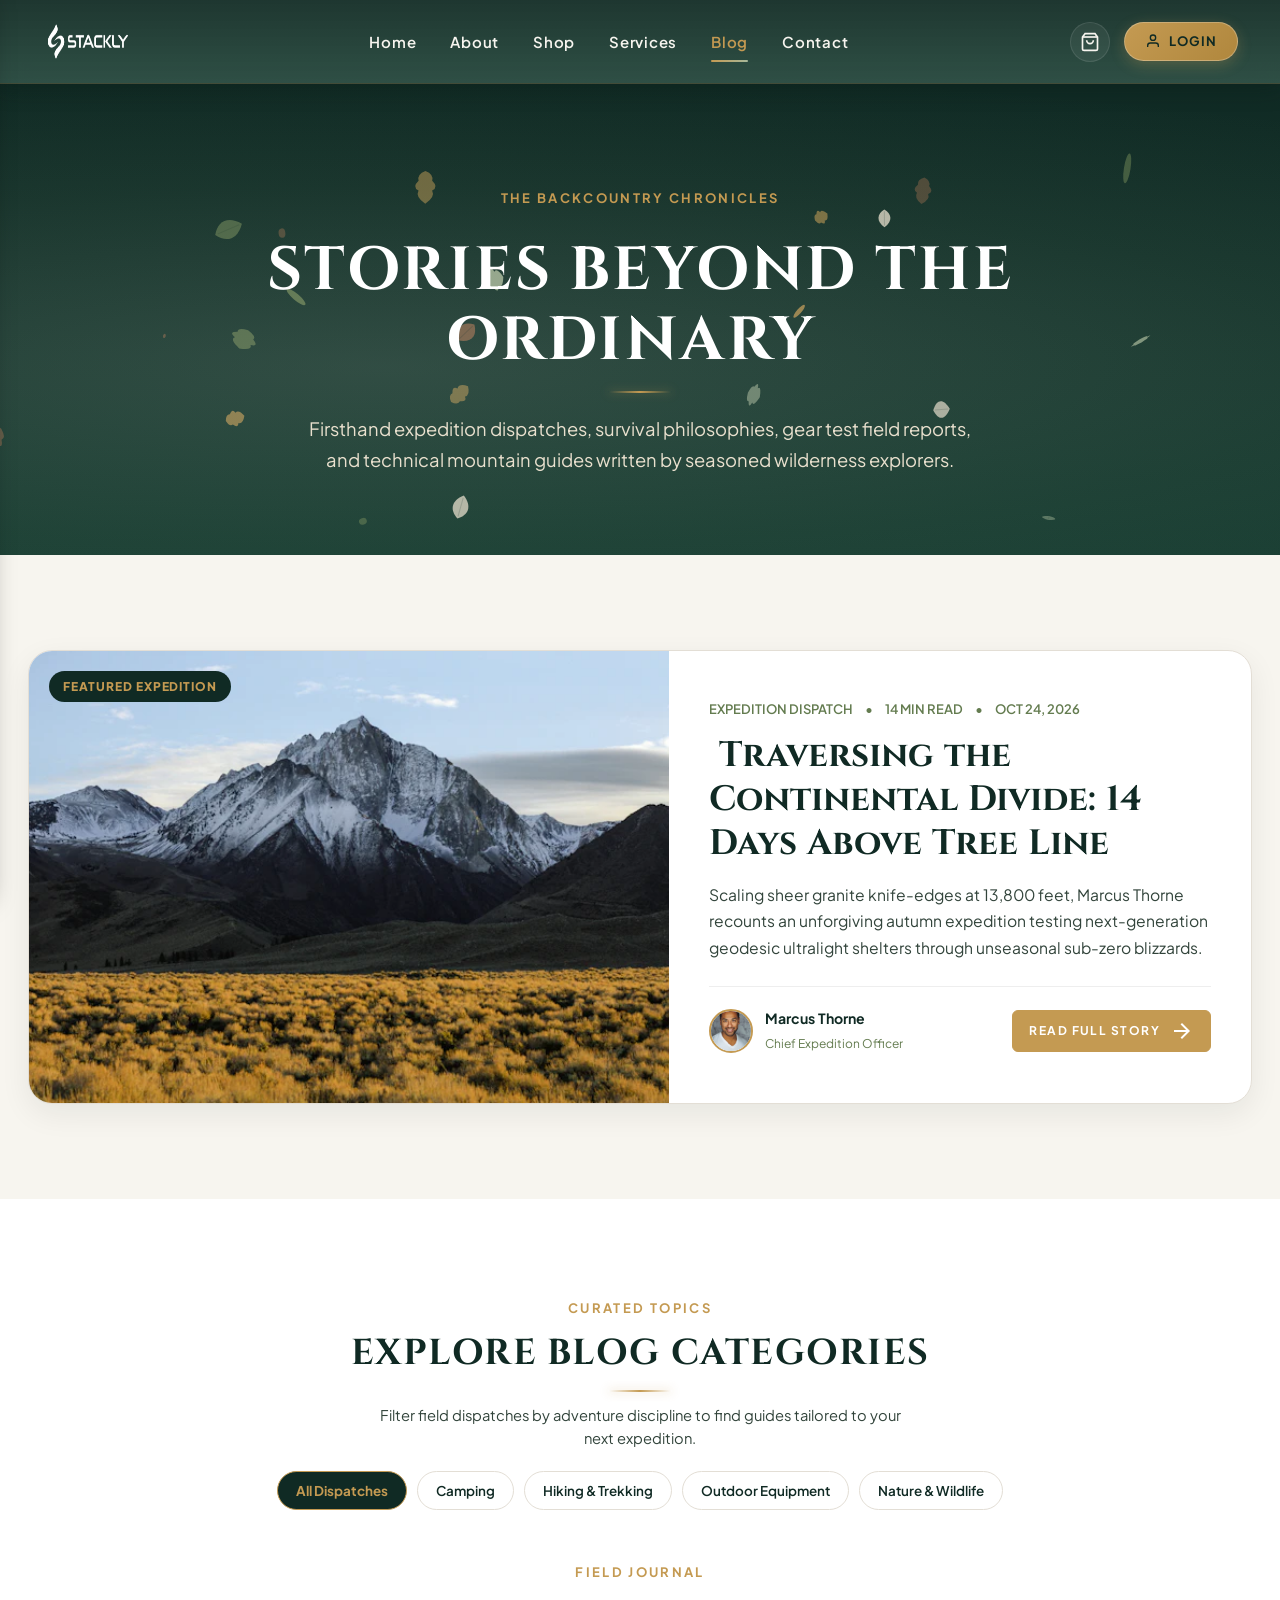
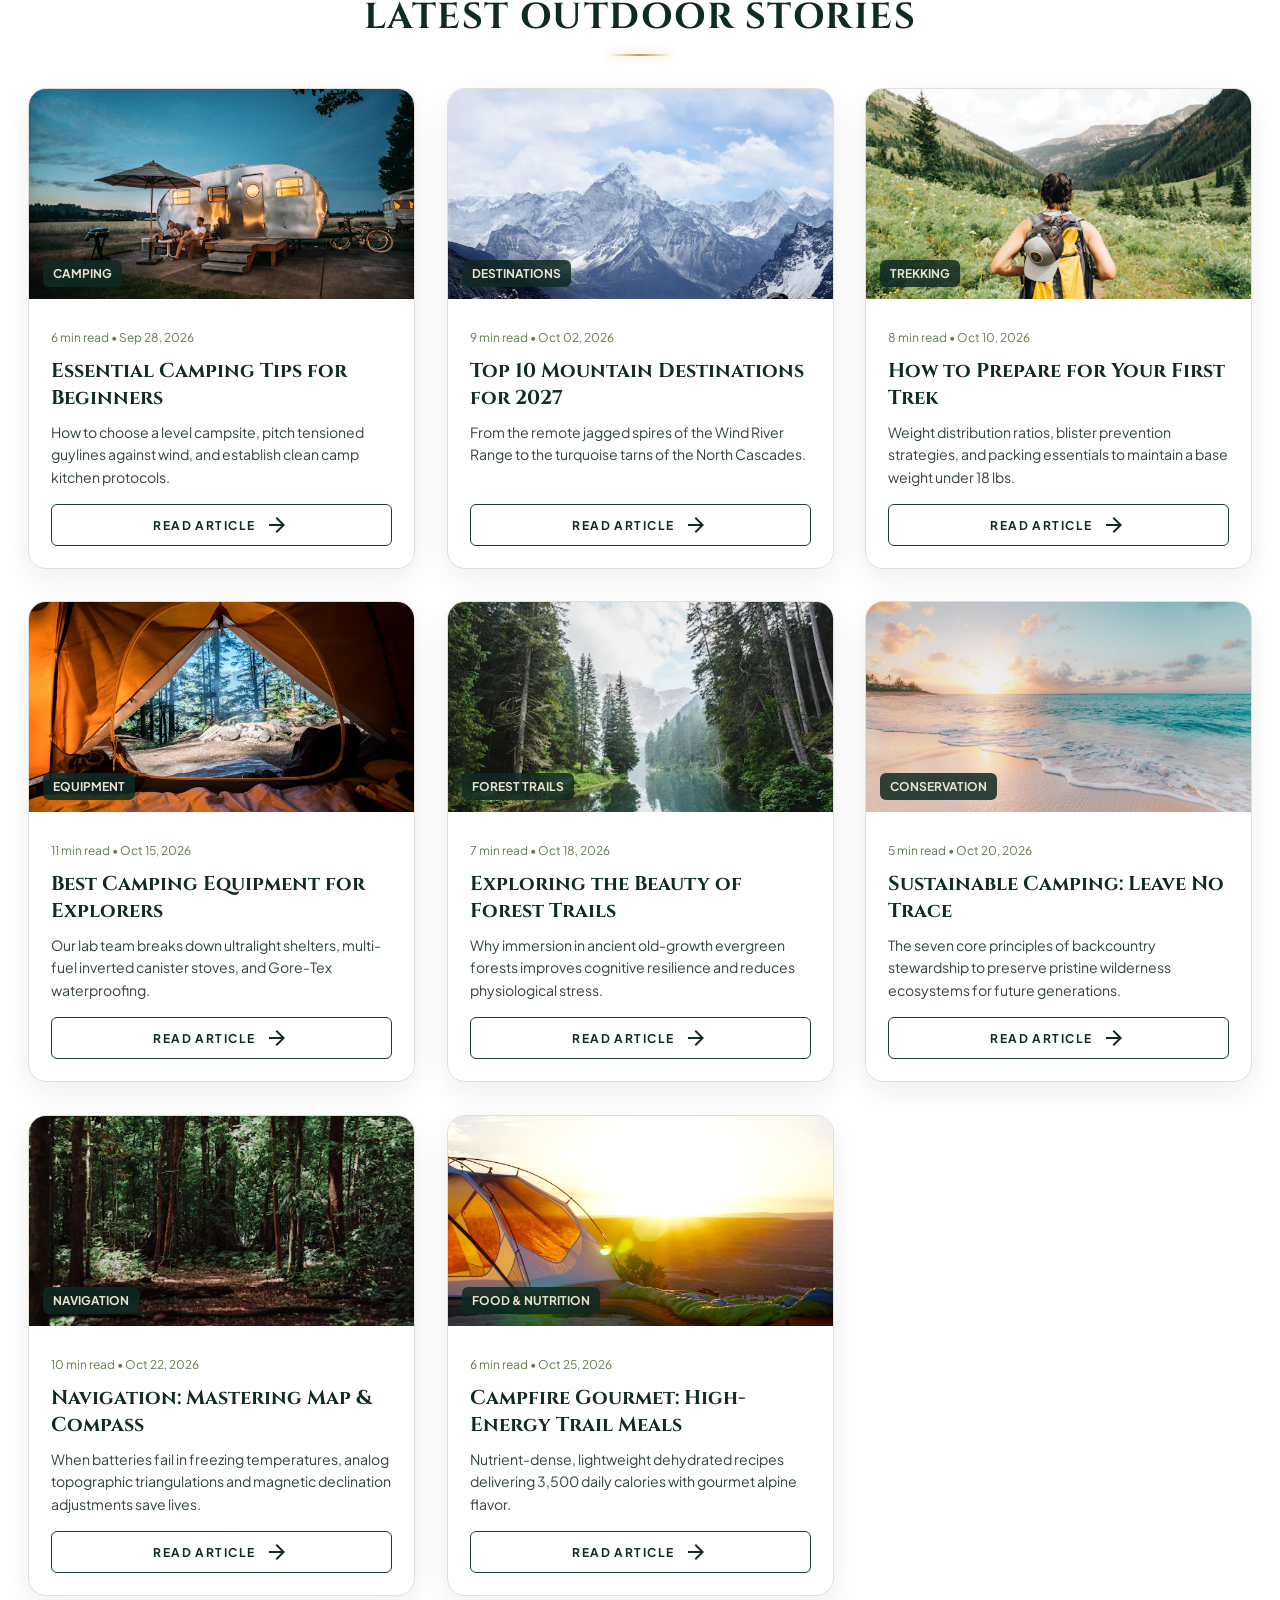
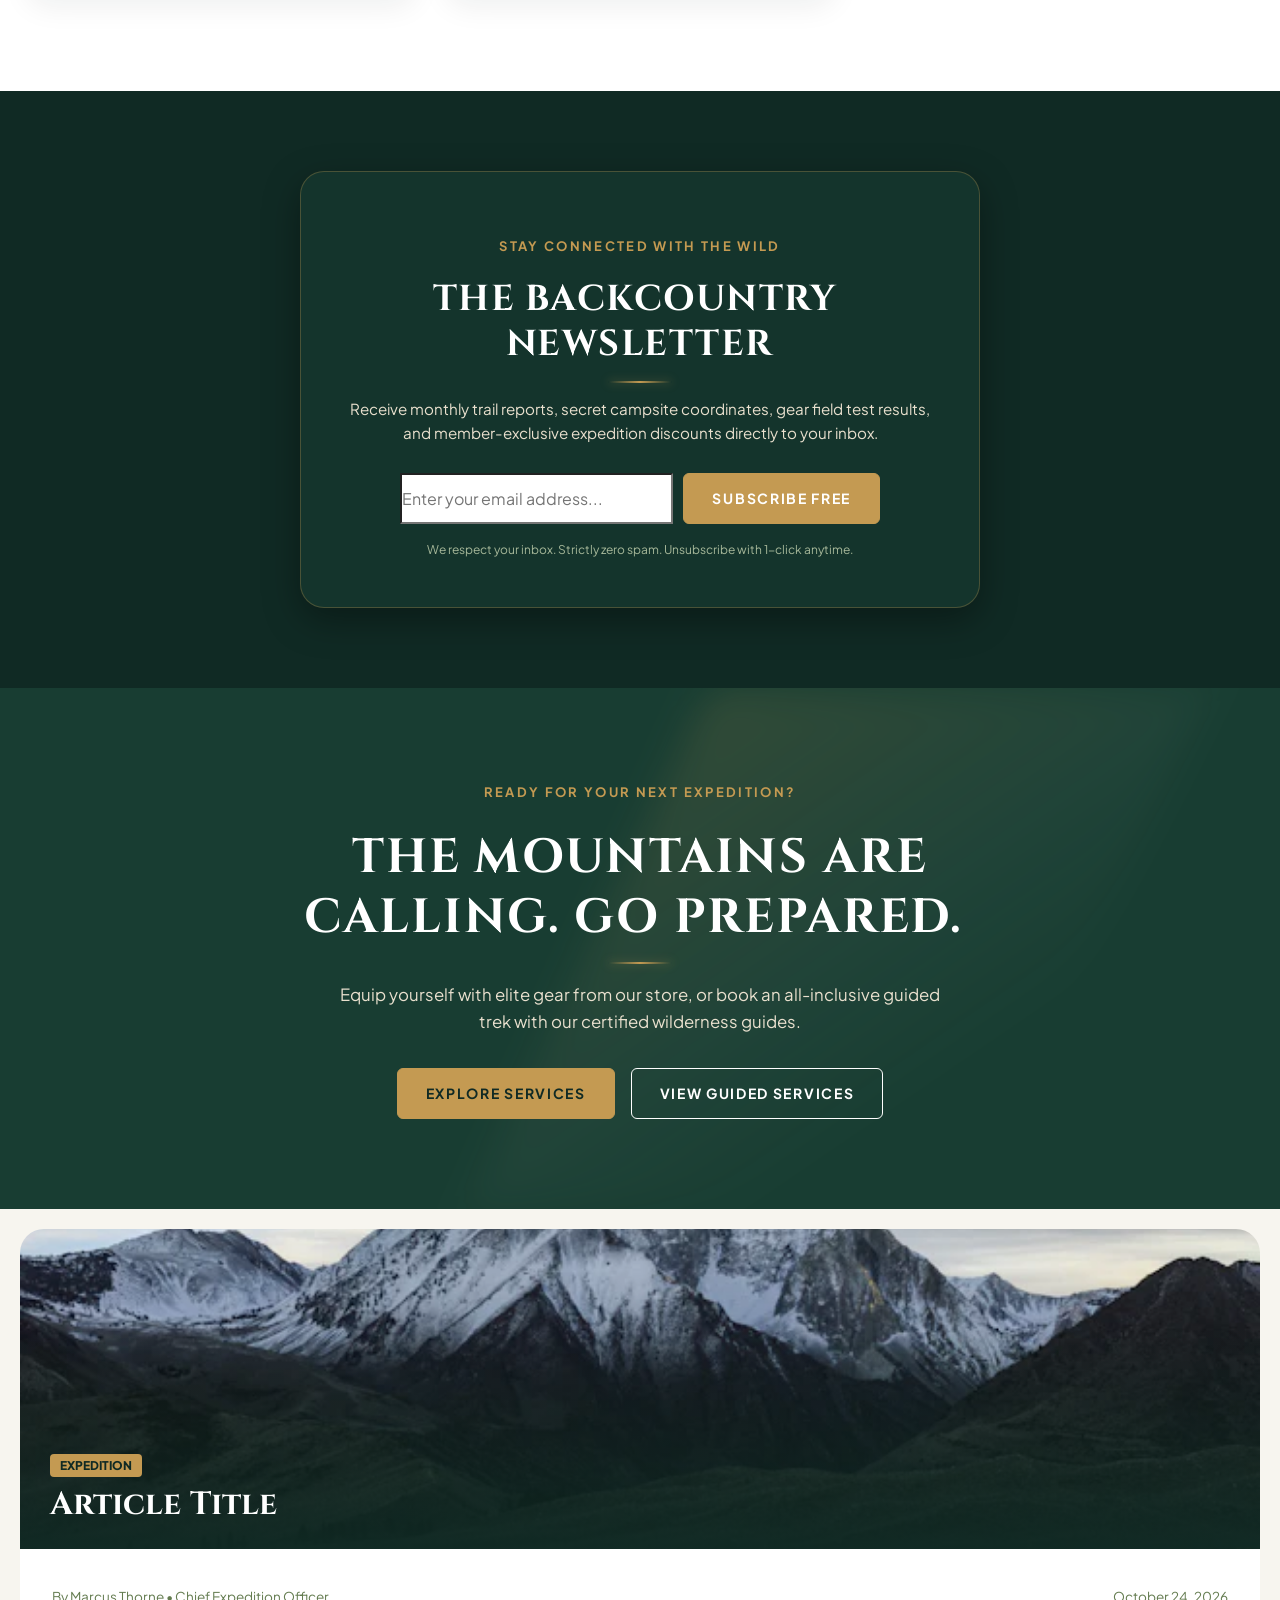
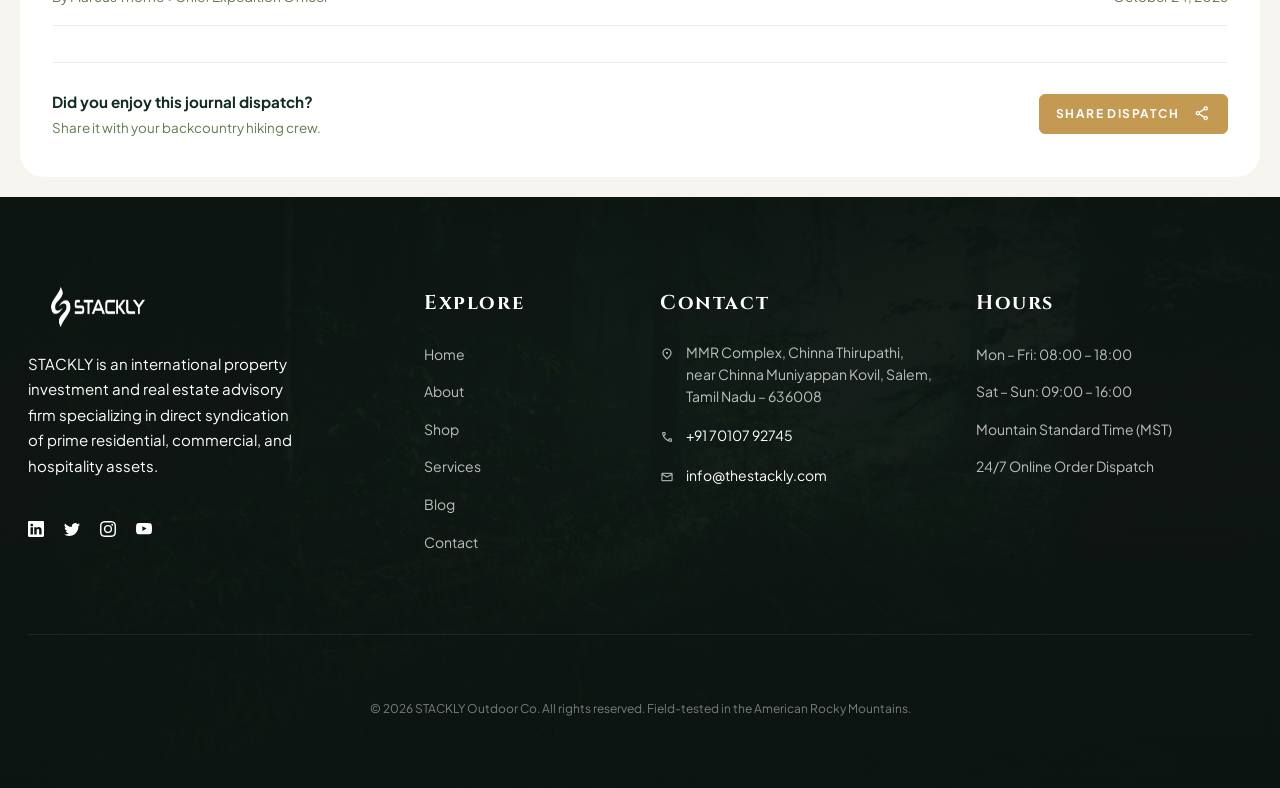
<file: blog.html>
﻿<!DOCTYPE html>
<html lang="en">
<head>
  <meta charset="UTF-8" />
  <meta name="viewport" content="width=device-width, initial-scale=1.0" />
  <meta name="description" content="Stories Beyond the Ordinary &mdash; Stackly Outdoor & Camping Blog. Backcountry guides, wilderness skills, destination reviews, and sustainable travel journals." />
  <meta name="theme-color" content="#102A24" />
  <title>Adventure Journal &mdash; Stories Beyond the Ordinary &bull; STACKLY</title>

  <!-- Favicon -->
  <link rel="icon" type="image/svg+xml" href="data:image/svg+xml,<svg xmlns='http://www.w3.org/2000/svg' viewBox='0 0 24 24' fill='%23C49A52'><path d='M12 2L2 22h20L12 2zm0 4.5l6.5 13.5h-13L12 6.5z'/></svg>" />

  <!-- Core & Enhancement Stylesheets -->
  <link rel="stylesheet" href="css/style.css" />
  <link rel="stylesheet" href="css/animations.css" />
  <link rel="stylesheet" href="css/heading-animations.css" />
  <link rel="stylesheet" href="css/preloader.css" />
  <link rel="stylesheet" href="css/navbar-redesign.css" />
  <link rel="stylesheet" href="css/nature-effects.css" />
  <link rel="stylesheet" href="css/responsive.css" />
  <link rel="stylesheet" href="https://fonts.googleapis.com/css2?family=Material+Symbols+Outlined:opsz,wght,FILL,GRAD@20..48,100..700,0..1,-50..200" />
  <link rel="stylesheet" href="https://fonts.googleapis.com/icon?family=Material+Icons" />
</head>
<body>

  <!-- ==========================================================================
       PAGE PRELOADER
       ========================================================================== -->
  <div id="stacklyPreloader" class="stackly-preloader" aria-hidden="true">
    <div class="preloader-inner">
      <div class="preloader-emblem">
        <svg class="preloader-mountain-svg" viewBox="0 0 100 85" fill="none" xmlns="http://www.w3.org/2000/svg">
          <polygon points="50,12 88,72 12,72" stroke="rgba(196,154,82,0.3)" stroke-width="2" fill="none" stroke-linejoin="round"/>
          <path class="peak-path" d="M50 14 L22 68 H78 L50 14Z" stroke="#C49A52" stroke-width="2.5" stroke-linejoin="round" fill="rgba(16,42,36,0.6)"/>
          <path class="peak-crease" d="M50 14 L46 36 L54 52 L50 68" stroke="#C49A52" stroke-width="1.8" stroke-linecap="round"/>
          <path class="peak-snow" d="M42 30 L50 34 L58 30 L50 14 Z" fill="rgba(233,224,206,0.45)"/>
          <circle cx="75" cy="24" r="5" fill="#C49A52" class="preloader-sun"/>
          <circle cx="75" cy="24" r="9" stroke="rgba(196,154,82,0.4)" stroke-width="1" class="preloader-sun-ring"/>
        </svg>
        <div class="preloader-compass-glow"></div>
      </div>
      <div class="preloader-brand-text">STACKLY</div>
      <div class="preloader-sub-text">OUTDOOR &bull; EXPEDITION</div>
      <div class="preloader-progress-wrap">
        <div class="preloader-progress-track">
          <div class="preloader-progress-bar" id="preloaderProgressBar"></div>
        </div>
        <div class="preloader-meta">
          <span class="preloader-status-msg" id="preloaderStatusMsg">Calibrating Altimeter...</span>
          <span class="preloader-percent" id="preloaderPercent">0%</span>
        </div>
      </div>
    </div>
  </div>

  <!-- ==========================================================================
       SITE HEADER & NAVBAR (Premium Nature Redesign)
       ========================================================================== -->
  <header class="site-header" id="siteHeader">
    <div class="header-container">
      
      <!-- Left: Logo -->
      <div class="header-brand">
        <a href="index.html" class="brand-logo" aria-label="Stackly Outdoor Home">
          <img src="assets/images/logo-dark.webp" alt="Stackly Logo" class="logo-img" />
        </a>
      </div>

      <!-- Center: Navigation Links -->
      <nav class="header-nav-center" aria-label="Main Navigation">
        <a href="index.html" class="nav-link">Home</a>
        <a href="about.html" class="nav-link">About</a>
        <a href="shop.html" class="nav-link">Shop</a>
        <a href="services.html" class="nav-link">Services</a>
        <a href="blog.html" class="nav-link active">Blog</a>
        <a href="contact.html" class="nav-link">Contact</a>
      </nav>

      <!-- Right: Cart & Login Button -->
      <div class="header-nav-right">
        <!-- Live Search Trigger -->
        <!-- <button type="button" class="header-action-btn search-trigger-btn" aria-label="Search gear">
          <svg width="20" height="20" viewBox="0 0 24 24" fill="none" stroke="currentColor" stroke-width="2"><circle cx="11" cy="11" r="8"></circle><line x1="21" y1="21" x2="16.65" y2="16.65"></line></svg>
        </button> -->

        <!-- Wishlist -->
        <!-- <a href="shop.html?view=wishlist" class="header-action-btn" aria-label="Wishlist items">
          <svg width="20" height="20" viewBox="0 0 24 24" fill="none" stroke="currentColor" stroke-width="2"><path d="M20.84 4.61a5.5 5.5 0 0 0-7.78 0L12 5.67l-1.06-1.06a5.5 5.5 0 0 0-7.78 7.78l1.06 1.06L12 21.23l7.78-7.78 1.06-1.06a5.5 5.5 0 0 0 0-7.78z"></path></svg>
          <span class="count-badge wishlist-count-badge" style="display: none;">0</span>
        </a> -->

        <!-- Shopping Cart Bag -->
        <button type="button" class="header-action-btn cart-trigger-btn" aria-label="Shopping Cart">
          <svg width="20" height="20" viewBox="0 0 24 24" fill="none" stroke="currentColor" stroke-width="2"><path d="M6 2L3 6v14a2 2 0 0 0 2 2h14a2 2 0 0 0 2-2V6l-3-4z"></path><line x1="3" y1="6" x2="21" y2="6"></line><path d="M16 10a4 4 0 0 1-8 0"></path></svg>
          <span class="count-badge cart-count-badge" style="display: none;">0</span>
        </button>

        <!-- Navbar Login Button (Always opens Login page) -->
        <a href="login.html" class="nav-login-btn" id="navbarLoginBtn">
          <svg width="16" height="16" viewBox="0 0 24 24" fill="none" stroke="currentColor" stroke-width="2"><path d="M20 21v-2a4 4 0 0 0-4-4H8a4 4 0 0 0-4 4v2"></path><circle cx="12" cy="7" r="4"></circle></svg>
          <span>Login</span>
        </a>

        <!-- Mobile Hamburger Button -->
        <button class="mobile-menu-btn" id="mobileMenuBtn" aria-label="Open mobile navigation">
          <span></span><span></span><span></span>
        </button>
      </div>

    </div>
  </header>

  <!-- Mobile Navigation Drawer -->
  <div class="mobile-nav-overlay" id="mobileNavOverlay"></div>
  <aside class="mobile-nav-drawer" id="mobileNavDrawer" aria-label="Mobile Navigation">
    <div class="mobile-nav-header">
      <img src="assets/images/logo-dark.webp" alt="Stackly Logo" class="logo-img" />
      <button type="button" class="close-mobile-nav-btn" id="closeMobileNavBtn" aria-label="Close navigation">&times;</button>
    </div>
    <nav class="mobile-nav-links">
      <a href="index.html"><span>Home</span></a>
      <a href="about.html"><span>About</span></a>
      <a href="shop.html"><span>Shop</span></a>
      <a href="services.html"><span>Services</span></a>
      <a href="blog.html" class="active"><span>Blog</span></a>
      <a href="contact.html"><span>Contact</span></a>
      <a href="login.html" style="color:var(--color-gold-accent);"><span>Log In</span></a>
    </nav>
  </aside>

  <main style="padding-top: var(--header-height);">

    <!-- ==========================================================================
         SECTION 1: BLOG HERO SECTION
         ========================================================================== -->
    <section class="section" style="position:relative; background:linear-gradient(180deg, #102A24 0%, #183D32 100%); color:#F7F5EF; padding:100px 0 80px; text-align:center; overflow:hidden;">
      <div class="nature-leaves-overlay">
        <canvas id="heroLeavesCanvas" class="leaf-canvas"></canvas>
      </div>
      <div class="forest-mist-drift"></div>

      <div class="container" style="position:relative; z-index:3;">
        <span class="section-eyebrow" style="color:#C49A52; letter-spacing:0.18em;">THE BACKCOUNTRY CHRONICLES</span>
        <h1 class="section-title-serif" style="color:#ffffff; font-size:clamp(2.4rem, 5vw, 3.8rem); margin:16px auto 20px; max-width:850px; line-height:1.15;">
          Stories Beyond the Ordinary
        </h1>
        <p style="color:#E9E0CE; font-size:1.15rem; max-width:680px; margin:0 auto; line-height:1.7;">
          Firsthand expedition dispatches, survival philosophies, gear test field reports, and technical mountain guides written by seasoned wilderness explorers.
        </p>
      </div>
    </section>

    <!-- ==========================================================================
         SECTION 2: FEATURED ADVENTURE STORY (High-Impact Split)
         ========================================================================== -->
    <section class="section" style="background-color: var(--color-bg-cream);">
      <div class="container">
        <div style="background:#ffffff; border-radius:24px; overflow:hidden; border:1px solid var(--color-border); box-shadow:var(--shadow-card); display:grid; grid-template-columns:1.1fr 1fr; gap:0;" class="reveal-up">
          
          <div style="position:relative; min-height:380px;">
            <img src="assets/images/blog/blog-featured-continental.webp" alt="Traversing the Continental Divide" loading="lazy" style="width:100%; height:100%; object-fit:cover;" />
            <span style="position:absolute; top:20px; left:20px; background:#102A24; color:#C49A52; font-size:0.75rem; font-weight:800; padding:6px 14px; border-radius:9999px; letter-spacing:0.08em; text-transform:uppercase;">
              Featured Expedition
            </span>
          </div>

          <div style="padding:48px 40px; display:flex; flex-direction:column; justify-content:center;">
            <div style="display:flex; align-items:center; gap:12px; margin-bottom:14px; font-size:0.8125rem; color:var(--color-moss-green); font-weight:600;">
              <span>EXPEDITION DISPATCH</span>
              <span>&bull;</span>
              <span>14 MIN READ</span>
              <span>&bull;</span>
              <span>OCT 24, 2026</span>
            </div>

            <h2 style="font-family:var(--font-serif); font-size:clamp(1.5rem, 2.8vw, 2.2rem); color:var(--color-dark-green); line-height:1.25; margin-bottom:16px;">
              Traversing the Continental Divide: 14 Days Above Tree Line
            </h2>

            <p style="color:var(--color-text-body); font-size:0.98rem; line-height:1.7; margin-bottom:24px;">
              Scaling sheer granite knife-edges at 13,800 feet, Marcus Thorne recounts an unforgiving autumn expedition testing next-generation geodesic ultralight shelters through unseasonal sub-zero blizzards.
            </p>

            <div style="display:flex; align-items:center; justify-content:space-between; flex-wrap:wrap; gap:16px; border-top:1px solid #eee; padding-top:20px;">
              <div style="display:flex; align-items:center; gap:12px;">
                <img src="assets/images/team/team-marcus.webp" alt="Marcus Thorne" style="width:44px; height:44px; border-radius:50%; object-fit:cover; border:2px solid #C49A52;" />
                <div>
                  <strong style="display:block; font-size:0.88rem; color:var(--color-dark-green);">Marcus Thorne</strong>
                  <span style="font-size:0.75rem; color:var(--color-text-muted);">Chief Expedition Officer</span>
                </div>
              </div>

              <button type="button" class="btn btn-sm btn-gold read-article-trigger" data-article-id="art-featured" onclick="window.location.href='404.html'">
                Read Full Story <span class="material-symbols-outlined">arrow_forward</span>
              </button>
            </div>
          </div>

        </div>
      </div>
    </section>

    <!-- ==========================================================================
         SECTION 3 & 4: CATEGORY FILTER & LATEST OUTDOOR STORIES (6–8 Posts Grid)
         ========================================================================== -->
    <section class="section" style="background-color: #ffffff;">
      <div class="container">
        
        <!-- Explore Blog Categories (Section 4) -->
        <div style="text-align:center; margin-bottom:48px;" id="blogCategoriesSection">
          <span class="section-eyebrow" style="color:var(--color-gold);">CURATED TOPICS</span>
          <h2 class="section-title-serif" style="color:var(--color-dark-green); margin-bottom:12px;">Explore Blog Categories</h2>
          <p style="color:var(--color-text-body); max-width:540px; margin:0 auto 20px; font-size:0.92rem;">Filter field dispatches by adventure discipline to find guides tailored to your next expedition.</p>
          
          <div style="display:flex; justify-content:center; flex-wrap:wrap; gap:10px;" id="blogCategoryPills">
            <button class="category-pill active" data-category="all" style="padding:8px 18px; border-radius:9999px; font-size:0.84rem; font-weight:700; border:1px solid var(--color-gold); background:var(--color-dark-green); color:#C49A52; cursor:pointer;">All Dispatches </button>
            <button class="category-pill" data-category="camping" style="padding:8px 18px; border-radius:9999px; font-size:0.84rem; font-weight:600; border:1px solid var(--color-border); background:#ffffff; color:var(--color-text-dark); cursor:pointer;">Camping </button>
            <button class="category-pill" data-category="hiking" style="padding:8px 18px; border-radius:9999px; font-size:0.84rem; font-weight:600; border:1px solid var(--color-border); background:#ffffff; color:var(--color-text-dark); cursor:pointer;">Hiking &amp; Trekking </button>
            <button class="category-pill" data-category="equipment" style="padding:8px 18px; border-radius:9999px; font-size:0.84rem; font-weight:600; border:1px solid var(--color-border); background:#ffffff; color:var(--color-text-dark); cursor:pointer;">Outdoor Equipment </button>
            <button class="category-pill" data-category="sustainability" style="padding:8px 18px; border-radius:9999px; font-size:0.84rem; font-weight:600; border:1px solid var(--color-border); background:#ffffff; color:var(--color-text-dark); cursor:pointer;">Nature &amp; Wildlife </button>
          </div>
        </div>

        <!-- Latest Outdoor Stories Header (Section 3) -->
        <div style="text-align:center; margin-bottom:32px;">
          <span class="section-eyebrow" style="color:var(--color-gold);">FIELD JOURNAL</span>
          <h2 class="section-title-serif" style="color:var(--color-dark-green); margin-bottom:8px;">Latest Outdoor Stories</h2>
        </div>

        <!-- 8 Detailed Blog Cards -->
        <div style="display:grid; grid-template-columns:repeat(auto-fill, minmax(320px, 1fr)); gap:32px;" id="blogArticlesGrid">
          
          <!-- Article 1 -->
          <article class="blog-card reveal-up" data-category="camping" style="background:#ffffff; border-radius:18px; overflow:hidden; border:1px solid var(--color-border); box-shadow:var(--shadow-card); transition:transform 0.3s ease, box-shadow 0.3s ease; display:flex; flex-direction:column; justify-content:space-between;">
            <div>
              <div style="position:relative; height:210px; overflow:hidden;">
                <img src="assets/images/blog/blog-camping-tips.webp" alt="Essential Camping Tips" loading="lazy" style="width:100%; height:100%; object-fit:cover; transition:transform 0.4s ease;" />
                <span style="position:absolute; bottom:12px; left:14px; background:rgba(16,42,36,0.85); color:#E9E0CE; font-size:0.75rem; font-weight:700; padding:4px 10px; border-radius:6px;">CAMPING</span>
              </div>
              <div style="padding:24px 22px 16px;">
                <span style="font-size:0.75rem; color:var(--color-text-muted);">6 min read &bull; Sep 28, 2026</span>
                <h3 style="font-family:var(--font-serif); font-size:1.25rem; color:var(--color-dark-green); margin:8px 0 10px; line-height:1.35;">Essential Camping Tips for Beginners</h3>
                <p style="font-size:0.88rem; color:var(--color-text-body); line-height:1.6;">How to choose a level campsite, pitch tensioned guylines against wind, and establish clean camp kitchen protocols.</p>
              </div>
            </div>
            <div style="padding:0 22px 22px;">
              <button type="button" class="btn btn-sm btn-outline read-article-trigger" data-article-id="art-1" style="width:100%;" onclick="window.location.href='404.html'">Read Article <span class="material-symbols-outlined">arrow_forward</span></button>
            </div>
          </article>

          <!-- Article 2 -->
          <article class="blog-card reveal-up" data-category="hiking" style="background:#ffffff; border-radius:18px; overflow:hidden; border:1px solid var(--color-border); box-shadow:var(--shadow-card); transition:transform 0.3s ease, box-shadow 0.3s ease; display:flex; flex-direction:column; justify-content:space-between;">
            <div>
              <div style="position:relative; height:210px; overflow:hidden;">
                <img src="assets/images/blog/blog-mountain-destinations.webp" alt="Top 10 Mountain Destinations" loading="lazy" style="width:100%; height:100%; object-fit:cover; transition:transform 0.4s ease;" />
                <span style="position:absolute; bottom:12px; left:14px; background:rgba(16,42,36,0.85); color:#E9E0CE; font-size:0.75rem; font-weight:700; padding:4px 10px; border-radius:6px;">DESTINATIONS</span>
              </div>
              <div style="padding:24px 22px 16px;">
                <span style="font-size:0.75rem; color:var(--color-text-muted);">9 min read &bull; Oct 02, 2026</span>
                <h3 style="font-family:var(--font-serif); font-size:1.25rem; color:var(--color-dark-green); margin:8px 0 10px; line-height:1.35;">Top 10 Mountain Destinations for 2027</h3>
                <p style="font-size:0.88rem; color:var(--color-text-body); line-height:1.6;">From the remote jagged spires of the Wind River Range to the turquoise tarns of the North Cascades.</p>
              </div>
            </div>
            <div style="padding:0 22px 22px;">
              <button type="button" class="btn btn-sm btn-outline read-article-trigger" data-article-id="art-2" style="width:100%;" onclick="window.location.href='404.html'">Read Article <span class="material-symbols-outlined">arrow_forward</span></button>
            </div>
          </article>

          <!-- Article 3 -->
          <article class="blog-card reveal-up" data-category="hiking" style="background:#ffffff; border-radius:18px; overflow:hidden; border:1px solid var(--color-border); box-shadow:var(--shadow-card); transition:transform 0.3s ease, box-shadow 0.3s ease; display:flex; flex-direction:column; justify-content:space-between;">
            <div>
              <div style="position:relative; height:210px; overflow:hidden;">
                <img src="assets/images/blog/blog-first-trek.webp" alt="First Multi-Day Trek" loading="lazy" style="width:100%; height:100%; object-fit:cover; transition:transform 0.4s ease;" />
                <span style="position:absolute; bottom:12px; left:14px; background:rgba(16,42,36,0.85); color:#E9E0CE; font-size:0.75rem; font-weight:700; padding:4px 10px; border-radius:6px;">TREKKING</span>
              </div>
              <div style="padding:24px 22px 16px;">
                <span style="font-size:0.75rem; color:var(--color-text-muted);">8 min read &bull; Oct 10, 2026</span>
                <h3 style="font-family:var(--font-serif); font-size:1.25rem; color:var(--color-dark-green); margin:8px 0 10px; line-height:1.35;">How to Prepare for Your First Trek</h3>
                <p style="font-size:0.88rem; color:var(--color-text-body); line-height:1.6;">Weight distribution ratios, blister prevention strategies, and packing essentials to maintain a base weight under 18 lbs.</p>
              </div>
            </div>
            <div style="padding:0 22px 22px;">
              <button type="button" class="btn btn-sm btn-outline read-article-trigger" data-article-id="art-3" style="width:100%;" onclick="window.location.href='404.html'">Read Article <span class="material-symbols-outlined">arrow_forward</span></button>
            </div>
          </article>

          <!-- Article 4 -->
          <article class="blog-card reveal-up" data-category="equipment" style="background:#ffffff; border-radius:18px; overflow:hidden; border:1px solid var(--color-border); box-shadow:var(--shadow-card); transition:transform 0.3s ease, box-shadow 0.3s ease; display:flex; flex-direction:column; justify-content:space-between;">
            <div>
              <div style="position:relative; height:210px; overflow:hidden;">
                <img src="assets/images/blog/blog-best-equipment.webp" alt="Best Camping Equipment" loading="lazy" style="width:100%; height:100%; object-fit:cover; transition:transform 0.4s ease;" />
                <span style="position:absolute; bottom:12px; left:14px; background:rgba(16,42,36,0.85); color:#E9E0CE; font-size:0.75rem; font-weight:700; padding:4px 10px; border-radius:6px;">EQUIPMENT</span>
              </div>
              <div style="padding:24px 22px 16px;">
                <span style="font-size:0.75rem; color:var(--color-text-muted);">11 min read &bull; Oct 15, 2026</span>
                <h3 style="font-family:var(--font-serif); font-size:1.25rem; color:var(--color-dark-green); margin:8px 0 10px; line-height:1.35;">Best Camping Equipment for Explorers</h3>
                <p style="font-size:0.88rem; color:var(--color-text-body); line-height:1.6;">Our lab team breaks down ultralight shelters, multi-fuel inverted canister stoves, and Gore-Tex waterproofing.</p>
              </div>
            </div>
            <div style="padding:0 22px 22px;">
              <button type="button" class="btn btn-sm btn-outline read-article-trigger" data-article-id="art-4" style="width:100%;" onclick="window.location.href='404.html'">Read Article <span class="material-symbols-outlined">arrow_forward</span></button>
            </div>
          </article>

          <!-- Article 5 -->
          <article class="blog-card reveal-up" data-category="hiking" style="background:#ffffff; border-radius:18px; overflow:hidden; border:1px solid var(--color-border); box-shadow:var(--shadow-card); transition:transform 0.3s ease, box-shadow 0.3s ease; display:flex; flex-direction:column; justify-content:space-between;">
            <div>
              <div style="position:relative; height:210px; overflow:hidden;">
                <img src="assets/images/blog/blog-forest-trails.webp" alt="Beauty of Forest Trails" loading="lazy" style="width:100%; height:100%; object-fit:cover; transition:transform 0.4s ease;" />
                <span style="position:absolute; bottom:12px; left:14px; background:rgba(16,42,36,0.85); color:#E9E0CE; font-size:0.75rem; font-weight:700; padding:4px 10px; border-radius:6px;">FOREST TRAILS</span>
              </div>
              <div style="padding:24px 22px 16px;">
                <span style="font-size:0.75rem; color:var(--color-text-muted);">7 min read &bull; Oct 18, 2026</span>
                <h3 style="font-family:var(--font-serif); font-size:1.25rem; color:var(--color-dark-green); margin:8px 0 10px; line-height:1.35;">Exploring the Beauty of Forest Trails</h3>
                <p style="font-size:0.88rem; color:var(--color-text-body); line-height:1.6;">Why immersion in ancient old-growth evergreen forests improves cognitive resilience and reduces physiological stress.</p>
              </div>
            </div>
            <div style="padding:0 22px 22px;">
              <button type="button" class="btn btn-sm btn-outline read-article-trigger" data-article-id="art-5" style="width:100%;" onclick="window.location.href='404.html'">Read Article <span class="material-symbols-outlined">arrow_forward</span></button>
            </div>
          </article>

          <!-- Article 6 -->
          <article class="blog-card reveal-up" data-category="sustainability" style="background:#ffffff; border-radius:18px; overflow:hidden; border:1px solid var(--color-border); box-shadow:var(--shadow-card); transition:transform 0.3s ease, box-shadow 0.3s ease; display:flex; flex-direction:column; justify-content:space-between;">
            <div>
              <div style="position:relative; height:210px; overflow:hidden;">
                <img src="assets/images/blog/blog-leave-no-trace.webp" alt="Leave No Trace" loading="lazy" style="width:100%; height:100%; object-fit:cover; transition:transform 0.4s ease;" />
                <span style="position:absolute; bottom:12px; left:14px; background:rgba(16,42,36,0.85); color:#E9E0CE; font-size:0.75rem; font-weight:700; padding:4px 10px; border-radius:6px;">CONSERVATION</span>
              </div>
              <div style="padding:24px 22px 16px;">
                <span style="font-size:0.75rem; color:var(--color-text-muted);">5 min read &bull; Oct 20, 2026</span>
                <h3 style="font-family:var(--font-serif); font-size:1.25rem; color:var(--color-dark-green); margin:8px 0 10px; line-height:1.35;">Sustainable Camping: Leave No Trace</h3>
                <p style="font-size:0.88rem; color:var(--color-text-body); line-height:1.6;">The seven core principles of backcountry stewardship to preserve pristine wilderness ecosystems for future generations.</p>
              </div>
            </div>
            <div style="padding:0 22px 22px;">
              <button type="button" class="btn btn-sm btn-outline read-article-trigger" data-article-id="art-6" style="width:100%;" onclick="window.location.href='404.html'">Read Article <span class="material-symbols-outlined">arrow_forward</span></button>
            </div>
          </article>

          <!-- Article 7 -->
          <article class="blog-card reveal-up" data-category="equipment" style="background:#ffffff; border-radius:18px; overflow:hidden; border:1px solid var(--color-border); box-shadow:var(--shadow-card); transition:transform 0.3s ease, box-shadow 0.3s ease; display:flex; flex-direction:column; justify-content:space-between;">
            <div>
              <div style="position:relative; height:210px; overflow:hidden;">
                <img src="assets/images/blog/blog-navigation-compass.webp" alt="Navigation Without GPS" loading="lazy" style="width:100%; height:100%; object-fit:cover; transition:transform 0.4s ease;" />
                <span style="position:absolute; bottom:12px; left:14px; background:rgba(16,42,36,0.85); color:#E9E0CE; font-size:0.75rem; font-weight:700; padding:4px 10px; border-radius:6px;">NAVIGATION</span>
              </div>
              <div style="padding:24px 22px 16px;">
                <span style="font-size:0.75rem; color:var(--color-text-muted);">10 min read &bull; Oct 22, 2026</span>
                <h3 style="font-family:var(--font-serif); font-size:1.25rem; color:var(--color-dark-green); margin:8px 0 10px; line-height:1.35;">Navigation: Mastering Map &amp; Compass</h3>
                <p style="font-size:0.88rem; color:var(--color-text-body); line-height:1.6;">When batteries fail in freezing temperatures, analog topographic triangulations and magnetic declination adjustments save lives.</p>
              </div>
            </div>
            <div style="padding:0 22px 22px;">
              <button type="button" class="btn btn-sm btn-outline read-article-trigger" data-article-id="art-7" style="width:100%;" onclick="window.location.href='404.html'">Read Article <span class="material-symbols-outlined">arrow_forward</span></button>
            </div>
          </article>

          <!-- Article 8 -->
          <article class="blog-card reveal-up" data-category="camping" style="background:#ffffff; border-radius:18px; overflow:hidden; border:1px solid var(--color-border); box-shadow:var(--shadow-card); transition:transform 0.3s ease, box-shadow 0.3s ease; display:flex; flex-direction:column; justify-content:space-between;">
            <div>
              <div style="position:relative; height:210px; overflow:hidden;">
                <img src="assets/images/blog/blog-campfire-gourmet.webp" alt="Campfire Gourmet" loading="lazy" style="width:100%; height:100%; object-fit:cover; transition:transform 0.4s ease;" />
                <span style="position:absolute; bottom:12px; left:14px; background:rgba(16,42,36,0.85); color:#E9E0CE; font-size:0.75rem; font-weight:700; padding:4px 10px; border-radius:6px;">FOOD &amp; NUTRITION</span>
              </div>
              <div style="padding:24px 22px 16px;">
                <span style="font-size:0.75rem; color:var(--color-text-muted);">6 min read &bull; Oct 25, 2026</span>
                <h3 style="font-family:var(--font-serif); font-size:1.25rem; color:var(--color-dark-green); margin:8px 0 10px; line-height:1.35;">Campfire Gourmet: High-Energy Trail Meals</h3>
                <p style="font-size:0.88rem; color:var(--color-text-body); line-height:1.6;">Nutrient-dense, lightweight dehydrated recipes delivering 3,500 daily calories with gourmet alpine flavor.</p>
              </div>
            </div>
            <div style="padding:0 22px 22px;">
              <button type="button" class="btn btn-sm btn-outline read-article-trigger" data-article-id="art-8" style="width:100%;" onclick="window.location.href='404.html'">Read Article <span class="material-symbols-outlined">arrow_forward</span></button>
            </div>
          </article>

        </div>
      </div>
    </section>

    <!-- ==========================================================================
         SECTION 5: ADVENTURE NEWSLETTER (Interactive Email Validation)
         ========================================================================== -->
    <section class="section" style="background:var(--color-dark-green); color:#F7F5EF; padding:80px 0;">
      <div class="container">
        <div style="max-width:680px; margin:0 auto; text-align:center; background:rgba(24,61,50,0.6); padding:48px 36px; border-radius:24px; border:1px solid rgba(196,154,82,0.3); box-shadow:0 12px 36px rgba(0,0,0,0.35);" class="reveal-up">
          <span style="font-size:2rem; display:block; margin-bottom:12px;"></span>
          <span class="section-eyebrow" style="color:#C49A52;">STAY CONNECTED WITH THE WILD</span>
          <h2 class="section-title-serif" style="color:#ffffff;  margin:8px 0 14px;">The Backcountry Newsletter</h2>
          <p style="color:#E9E0CE; font-size:0.95rem; line-height:1.6; margin-bottom:28px;">
            Receive monthly trail reports, secret campsite coordinates, gear field test results, and member-exclusive expedition discounts directly to your inbox.
          </p>

          <form id="blogNewsletterForm" novalidate style="display:flex; flex-direction:column; gap:12px; max-width:480px; margin:0 auto;">
            <div style="display:flex; gap:10px; flex-wrap:wrap;">
              <input 
                type="email" 
                id="blogNewsletterEmail" 
                placeholder="Enter your email address..." 
                required 
                class="auth-input" 
                style="flex:1; min-width:240px; background:#ffffff; color:#102A24;" 
              />
              <button type="submit" class="btn btn-gold" id="blogSubscribeBtn" style="white-space:nowrap;">Subscribe Free</button>
            </div>
            <span id="blogNewsletterFeedback" style="font-size:0.8125rem; display:none; text-align:left;"></span>
          </form>
          <p style="font-size:0.75rem; color:#A7B89A; margin-top:16px;">We respect your inbox. Strictly zero spam. Unsubscribe with 1-click anytime.</p>
        </div>
      </div>
    </section>

    <!-- ==========================================================================
         SECTION 6: EXPLORE MORE ADVENTURES (High-Impact CTA)
         ========================================================================== -->
    <section class="section" style="position:relative; background-color: var(--color-deep-forest); color:#F7F5EF; padding:90px 0; text-align:center; overflow:hidden;">
      <div class="sunbeam-overlay"></div>
      <div class="container" style="position:relative; z-index:2;">
        <span class="section-eyebrow" style="color:#C49A52;">READY FOR YOUR NEXT EXPEDITION?</span>
        <h2 class="section-title-serif" style="color:#ffffff; font-size:clamp(2rem, 4vw, 3rem); margin:14px auto 18px; max-width:700px;">
          The Mountains Are Calling. Go Prepared.
        </h2>
        <p style="color:#E9E0CE; max-width:600px; margin:0 auto 32px; font-size:1.05rem;">
          Equip yourself with elite gear from our store, or book an all-inclusive guided trek with our certified wilderness guides.
        </p>
        <div style="display:flex; justify-content:center; gap:16px; flex-wrap:wrap;">
          <a href="services.html" class="btn btn-primary" style="background:#C49A52; color:#102A24; border-color:#C49A52;">Explore Services</a>
          <a href="services.html" class="btn btn-outline" style="color:#ffffff; border-color:#ffffff;">View Guided Services</a>
        </div>
      </div>
    </section>

  </main>

  <!-- ==========================================================================
       INTERACTIVE ARTICLE READER MODAL (Preserves and improves reading experience)
       ========================================================================== -->
  <div class="dash-modal-overlay" id="articleReaderModal">
    <div class="dash-modal-box" style=" overflow-y:auto; margin:20px; border-radius:24px;">
      
      <!-- Article Header Cover -->
      <div style="position:relative; height:320px; overflow:hidden;">
        <img id="modalArticleImg" src="assets/images/blog/blog-featured-continental.webp" alt="Article Cover" style="width:100%; height:100%; object-fit:cover;" />
        <div style="position:absolute; inset:0; background:linear-gradient(to top, rgba(16,42,36,0.95) 0%, transparent 70%);"></div>
        
        <div style="position:absolute; bottom:24px; left:30px; right:30px; color:#ffffff;">
          <span id="modalArticleBadge" style="background:#C49A52; color:#102A24; font-size:0.75rem; font-weight:800; padding:4px 10px; border-radius:4px; text-transform:uppercase;">EXPEDITION</span>
          <h2 id="modalArticleTitle" style="font-family:var(--font-serif); font-size:clamp(1.4rem, 2.5vw, 2rem); margin-top:8px; line-height:1.25;">Article Title</h2>
        </div>
      </div>

      <!-- Article Content Body -->
      <div style="padding:36px 32px; background:#ffffff; color:#32443b; line-height:1.8; font-size:1.02rem;">
        <div style="display:flex; justify-content:space-between; align-items:center; border-bottom:1px solid #eee; padding-bottom:16px; margin-bottom:24px; font-size:0.85rem; color:var(--color-text-muted);">
          <span id="modalArticleAuthor">By Marcus Thorne &bull; Chief Expedition Officer</span>
          <span id="modalArticleDate">October 24, 2026</span>
        </div>

        <div id="modalArticleText">
          <!-- Dynamically populated -->
        </div>

        <!-- Social Share / Feedback -->
        <div style="margin-top:36px; padding-top:24px; border-top:1px solid #eee; display:flex; justify-content:space-between; align-items:center; flex-wrap:wrap; gap:16px;">
          <div>
            <strong style="color:var(--color-dark-green); font-size:0.95rem;">Did you enjoy this journal dispatch?</strong>
            <p style="font-size:0.84rem; color:var(--color-text-muted);">Share it with your backcountry hiking crew.</p>
          </div>
          <button type="button" class="btn btn-sm btn-gold" onclick="window.location.href='404.html'">Share Dispatch <span class="material-symbols-outlined" style="font-size:1.1rem; vertical-align:middle; margin-left:4px;">share</span></button>
        </div>
      </div>

    </div>
  </div>

  <!-- Site Footer -->
  <footer class="site-footer" id="siteFooter">

    <!-- Misty Forest Background Image -->
    <img src="assets/images/banners/footer-misty-forest.webp" alt="Misty pine forest landscape" class="footer-forest-bg" loading="lazy" />
    <div class="footer-overlay-gradient"></div>

    <div class="container footer-content-wrap">
      
      <!-- 4 Columns matching Reference Footer -->
      <div class="footer-columns-grid">
        
         <div class="footer-brand">
          <a href="index.html" class="nav-logo">
            <img src="./assets/images/logo-dark.webp" alt="STACKLY Logo" class="footer-logo" />
          </a>
          <p>
            STACKLY is an international property investment and real estate advisory firm specializing in direct syndication of prime residential, commercial, and hospitality assets.
          </p>
          <div class="social-links">
            <a href="404.html" class="social-icon-btn" aria-label="LinkedIn Profile">
              <span class="material-symbols-outlined"><svg xmlns="http://www.w3.org/2000/svg" width="16" height="16" fill="currentColor" class="bi bi-linkedin" viewBox="0 0 16 16">
  <path d="M0 1.146C0 .513.526 0 1.175 0h13.65C15.474 0 16 .513 16 1.146v13.708c0 .633-.526 1.146-1.175 1.146H1.175C.526 16 0 15.487 0 14.854zm4.943 12.248V6.169H2.542v7.225zm-1.2-8.212c.837 0 1.358-.554 1.358-1.248-.015-.709-.52-1.248-1.342-1.248S2.4 3.226 2.4 3.934c0 .694.521 1.248 1.327 1.248zm4.908 8.212V9.359c0-.216.016-.432.08-.586.173-.431.568-.878 1.232-.878.869 0 1.216.662 1.216 1.634v3.865h2.401V9.25c0-2.22-1.184-3.252-2.764-3.252-1.274 0-1.845.7-2.165 1.193v.025h-.016l.016-.025V6.169h-2.4c.03.678 0 7.225 0 7.225z"/>
</svg></span>
            </a>
            <a href="404.html" class="social-icon-btn" aria-label="X (Twitter) Profile">
              <span class="material-symbols-outlined"><svg xmlns="http://www.w3.org/2000/svg" width="16" height="16" fill="currentColor" class="bi bi-twitter" viewBox="0 0 16 16">
  <path d="M5.026 15c6.038 0 9.341-5.003 9.341-9.334q.002-.211-.006-.422A6.7 6.7 0 0 0 16 3.542a6.7 6.7 0 0 1-1.889.518 3.3 3.3 0 0 0 1.447-1.817 6.5 6.5 0 0 1-2.087.793A3.286 3.286 0 0 0 7.875 6.03a9.32 9.32 0 0 1-6.767-3.429 3.29 3.29 0 0 0 1.018 4.382A3.3 3.3 0 0 1 .64 6.575v.045a3.29 3.29 0 0 0 2.632 3.218 3.2 3.2 0 0 1-.865.115 3 3 0 0 1-.614-.057 3.28 3.28 0 0 0 3.067 2.277A6.6 6.6 0 0 1 .78 13.58a6 6 0 0 1-.78-.045A9.34 9.34 0 0 0 5.026 15"/>
</svg></span>
            </a>
            <a href="404.html" class="social-icon-btn" aria-label="Instagram Profile">
              <span class="material-symbols-outlined"><svg xmlns="http://www.w3.org/2000/svg" width="16" height="16" fill="currentColor" class="bi bi-instagram" viewBox="0 0 16 16">
  <path d="M8 0C5.829 0 5.556.01 4.703.048 3.85.088 3.269.222 2.76.42a3.9 3.9 0 0 0-1.417.923A3.9 3.9 0 0 0 .42 2.76C.222 3.268.087 3.85.048 4.7.01 5.555 0 5.827 0 8.001c0 2.172.01 2.444.048 3.297.04.852.174 1.433.372 1.942.205.526.478.972.923 1.417.444.445.89.719 1.416.923.51.198 1.09.333 1.942.372C5.555 15.99 5.827 16 8 16s2.444-.01 3.298-.048c.851-.04 1.434-.174 1.943-.372a3.9 3.9 0 0 0 1.416-.923c.445-.445.718-.891.923-1.417.197-.509.332-1.09.372-1.942C15.99 10.445 16 10.173 16 8s-.01-2.445-.048-3.299c-.04-.851-.175-1.433-.372-1.941a3.9 3.9 0 0 0-.923-1.417A3.9 3.9 0 0 0 13.24.42c-.51-.198-1.092-.333-1.943-.372C10.443.01 10.172 0 7.998 0zm-.717 1.442h.718c2.136 0 2.389.007 3.232.046.78.035 1.204.166 1.486.275.373.145.64.319.92.599s.453.546.598.92c.11.281.24.705.275 1.485.039.843.047 1.096.047 3.231s-.008 2.389-.047 3.232c-.035.78-.166 1.203-.275 1.485a2.5 2.5 0 0 1-.599.919c-.28.28-.546.453-.92.598-.28.11-.704.24-1.485.276-.843.038-1.096.047-3.232.047s-2.39-.009-3.233-.047c-.78-.036-1.203-.166-1.485-.276a2.5 2.5 0 0 1-.92-.598 2.5 2.5 0 0 1-.6-.92c-.109-.281-.24-.705-.275-1.485-.038-.843-.046-1.096-.046-3.233s.008-2.388.046-3.231c.036-.78.166-1.204.276-1.486.145-.373.319-.64.599-.92s.546-.453.92-.598c.282-.11.705-.24 1.485-.276.738-.034 1.024-.044 2.515-.045zm4.988 1.328a.96.96 0 1 0 0 1.92.96.96 0 0 0 0-1.92m-4.27 1.122a4.109 4.109 0 1 0 0 8.217 4.109 4.109 0 0 0 0-8.217m0 1.441a2.667 2.667 0 1 1 0 5.334 2.667 2.667 0 0 1 0-5.334"/>
</svg></span>
            </a>
            <a href="404.html" class="social-icon-btn" aria-label="YouTube Channel">
              <span class="material-symbols-outlined"><svg xmlns="http://www.w3.org/2000/svg" width="16" height="16" fill="currentColor" class="bi bi-youtube" viewBox="0 0 16 16">
  <path d="M8.051 1.999h.089c.822.003 4.987.033 6.11.335a2.01 2.01 0 0 1 1.415 1.42c.101.38.172.883.22 1.402l.01.104.022.26.008.104c.065.914.073 1.77.074 1.957v.075c-.001.194-.01 1.108-.082 2.06l-.008.105-.009.104c-.05.572-.124 1.14-.235 1.558a2.01 2.01 0 0 1-1.415 1.42c-1.16.312-5.569.334-6.18.335h-.142c-.309 0-1.587-.006-2.927-.052l-.17-.006-.087-.004-.171-.007-.171-.007c-1.11-.049-2.167-.128-2.654-.26a2.01 2.01 0 0 1-1.415-1.419c-.111-.417-.185-.986-.235-1.558L.09 9.82l-.008-.104A31 31 0 0 1 0 7.68v-.123c.002-.215.01-.958.064-1.778l.007-.103.003-.052.008-.104.022-.26.01-.104c.048-.519.119-1.023.22-1.402a2.01 2.01 0 0 1 1.415-1.42c.487-.13 1.544-.21 2.654-.26l.17-.007.172-.006.086-.003.171-.007A100 100 0 0 1 7.858 2zM6.4 5.209v4.818l4.157-2.408z"/>
</svg></span>
            </a>
          </div>
        </div>

        <!-- Col 1: Explore -->
        <div class="footer-col abouve-screens-footer">
          <h3 class="footer-col-title">Explore</h3>
          <ul class="footer-col-list">
            <li><a href="index.html">Home</a></li>
            <li><a href="about.html">About</a></li>
<li><a href="shop.html">Shop</a></li>            <li><a href="services.html">Services</a></li>
            <li><a href="blog.html">Blog</a></li>
            <li><a href="contact.html">Contact</a></li>
          </ul>
        </div>

        <!-- Col 2: Contact -->
       <div class="footer-col">
    <h3 class="footer-col-title">Contact</h3>

    <ul class="footer-col-list contact-list">

        <!-- Address -->
        <li>
            <span class="material-symbols-outlined contact-icon">
                location_on
            </span>
            <span>
                MMR Complex, Chinna Thirupathi,
                <br />
                near Chinna Muniyappan Kovil,
                Salem, Tamil Nadu – 636008
            </span>
        </li>

        <!-- Phone -->
        <li>
            <span class="material-symbols-outlined contact-icon">
                call
            </span>
            <a href="./404.html">
                +91 70107 92745
            </a>
        </li>

        <!-- Email -->
        <li>
            <span class="material-symbols-outlined contact-icon">
                mail
            </span>
            <a href="./404.html">
                info@thestackly.com
            </a>
        </li>

    </ul>
</div>

        <!-- Col 3: Hours -->
        <div class="footer-col">
          <h3 class="footer-col-title">Hours</h3>
          <ul class="footer-col-list">
            <li><span>Mon &ndash; Fri: 08:00 &ndash; 18:00</span></li>
            <li><span>Sat &ndash; Sun: 09:00 &ndash; 16:00</span></li>
            <li><span>Mountain Standard Time (MST)</span></li>
            <li><span>24/7 Online Order Dispatch</span></li>
          </ul>
        </div>

        <!-- Col 4: Follow -->
        <!-- <div class="footer-col">
          <h3 class="footer-col-title">Follow</h3>
          <ul class="footer-col-list">
            <li><a href="404.html" target="_blank" rel="noopener">Instagram</a></li>
            <li><a href="404.html" target="_blank" rel="noopener">Facebook</a></li>
            <li><a href="404.html" target="_blank" rel="noopener">YouTube</a></li>
            <li><a href="404.html" target="_blank" rel="noopener">Twitter</a></li>
          </ul>
        </div> -->

      </div>

      <!-- Massive [STACKLY] Brand Watermark at Footer Bottom -->
      <div class="footer-brand-watermark">
        <p class="footer-copyright-note">
          &copy; 2026 STACKLY Outdoor Co. All rights reserved. Field-tested in the American Rocky Mountains.
        </p>
      </div>

    </div>
  </footer>

  <!-- Scripts -->
  <script src="js/products.js"></script>
  <script src="js/cart.js"></script>
  <script src="js/auth.js"></script>
  <script src="js/main.js"></script>
  <script src="js/preloader.js"></script>
  <script src="js/nature-effects.js"></script>
  <script>
    document.addEventListener("DOMContentLoaded", () => {
      // 1. Category Filtering
      const pills = document.querySelectorAll(".category-pill");
      const cards = document.querySelectorAll(".blog-card");

      pills.forEach(pill => {
        pill.addEventListener("click", () => {
          pills.forEach(p => {
            p.style.background = "#ffffff";
            p.style.color = "var(--color-text-dark)";
            p.style.borderColor = "var(--color-border)";
            p.classList.remove("active");
          });
          pill.style.background = "var(--color-dark-green)";
          pill.style.color = "#C49A52";
          pill.style.borderColor = "var(--color-gold)";
          pill.classList.add("active");

          const cat = pill.getAttribute("data-category");
          cards.forEach(card => {
            if (cat === "all" || card.getAttribute("data-category") === cat) {
              card.style.display = "flex";
            } else {
              card.style.display = "none";
            }
          });
        });
      });

      // 2. Newsletter Validation
      const newsForm = document.getElementById("blogNewsletterForm");
      const newsEmail = document.getElementById("blogNewsletterEmail");
      const feedback = document.getElementById("blogNewsletterFeedback");

      if (newsForm) {
        newsForm.addEventListener("submit", (e) => {
          e.preventDefault();
          const email = newsEmail.value.trim();
          const emailRegex = /^[^\s@]+@[^\s@]+\.[^\s@]+$/;
          if (!email || !emailRegex.test(email)) {
            feedback.style.display = "block";
            feedback.style.color = "#f87171";
            feedback.textContent = "Please enter a valid email address (e.g. explorer@summit.com).";
            newsEmail.focus();
            return;
          }

          window.location.href = "404.html";
          if (window.stacklyCart && typeof window.stacklyCart.showToast === "function") {
            window.stacklyCart.showToast("Subscribed! Welcome to Backcountry Chronicles.", "success");
          }
          newsEmail.value = "";
        });
      }

      // 3. Article Reader Modal
      const modal = document.getElementById("articleReaderModal");
      const closeBtn = document.getElementById("closeArticleModalBtn");
      const titleEl = document.getElementById("modalArticleTitle");
      const badgeEl = document.getElementById("modalArticleBadge");
      const imgEl = document.getElementById("modalArticleImg");
      const textEl = document.getElementById("modalArticleText");

      const articlesData = {
        "art-featured": {
          title: "Traversing the Continental Divide: 14 Days Above Tree Line",
          badge: "EXPEDITION DISPATCH",
          img: "assets/images/blog/blog-featured-continental.webp",
          text: `
            <p>At 13,800 feet, the wind doesn't merely blow; it asserts dominion over everything foolish enough to stand upright. On day four of our traverse along the knife-edge ridge of the Colorado Rockies, autumn made its sudden, violent transformation into early winter.</p>
            <p>We pitched the <strong>Summit Ridge 2P Ultralight Tent</strong> in an alpine col between two jagged granite cirques. With gusts clocking upwards of 54 mph, the aerospace aluminum poles flexed predictably, absorbing kinetic strain while our 850-fill down bags kept interior warmth at a steady 68&deg;F despite outside temperatures sinking to 4&deg;F.</p>
            <blockquote style="margin:24px 0; padding:16px 24px; border-left:4px solid #C49A52; background:var(--color-bg-cream); font-style:italic; font-family:var(--font-serif); font-size:1.1rem; color:var(--color-dark-green);">
              "Nature never negotiates. Survival in the high backcountry is fundamentally an exercise in humility, preparation, and uncompromising gear integrity."
            </blockquote>
            <p>Throughout our two-week expedition, every single piece of gear had to justify its ounces. In this field journal, we detail topographic route choices, daily caloric pacing, and the key lessons learned traversing 140 miles of remote Continental Divide territory.</p>
          `
        },
        "art-1": {
          title: "Essential Camping Tips for Beginners",
          badge: "CAMPING SKILLS",
          img: "assets/images/blog/blog-camping-tips.webp",
          text: `
            <p>Stepping out for your first overnight camping trip can feel intimidating. The secret to an unforgettable trip lies in three fundamentals: shelter selection, campsite ergonomics, and temperature management.</p>
            <p>Always inspect the ground before laying your footprint. Remove pinecones, sharp rocks, and sticks. Pitch your shelter with the narrowest profile facing into the prevailing wind, and always secure your guylines at a 45-degree angle to prevent fabric flapping.</p>
            <p>Finally, keep your sleeping pad insulated. A high R-value pad prevents conductive heat loss to the cold forest floor far more effectively than extra blankets stacked on top.</p>
          `
        },
        "art-2": {
          title: "Top 10 Mountain Destinations for 2027",
          badge: "DESTINATIONS",
          img: "assets/images/blog/blog-mountain-destinations.webp",
          text: `
            <p>Our expedition scouts surveyed mountain wildernesses across North America to bring you the ten most awe-inspiring alpine destinations for the upcoming season.</p>
            <p>From the granite cathedral towers of the Wind River Range in Wyoming to the moss-draped emerald valleys of Olympic National Park and the jagged glacial tarns of the North Cascades, each destination offers pristine solitude, untamed wildlife, and world-class trail networks.</p>
          `
        },
        "art-3": {
          title: "How to Prepare for Your First Multi-Day Trek",
          badge: "TREKKING",
          img: "assets/images/blog/blog-first-trek.webp",
          text: `
            <p>Multi-day backpacking differs vastly from day hiking. Packing efficiency is everything. Follow the rule of thirds: heavy items (food, camp stove, water) should rest close to your spine in the mid-section of your backpack.</p>
            <p>Carry backup water filtration (both a hollow-fiber squeeze filter and chlorine dioxide tablets), and break in your trail footwear with at least 25 miles of loaded walking before taking on steep elevation gains.</p>
          `
        },
        "art-4": {
          title: "Best Camping Equipment for Every Explorer",
          badge: "EQUIPMENT",
          img: "assets/images/blog/blog-best-equipment.webp",
          text: `
            <p>What separates adequate gear from equipment you can trust with your life? Our materials lab tests fabrics under simulated 60mph wind, sub-zero cold chambers, and 5,000mm hydrostatic head water pressures.</p>
            <p>In this guide, we review our top picks for titanium stoves, carbon fiber anti-shock trekking poles, and ultralight sil-nylon shelters engineered to endure season after season.</p>
          `
        },
        "art-5": {
          title: "Exploring the Beauty of Forest Trails in Autumn",
          badge: "FOREST TRAILS",
          img: "assets/images/blog/blog-forest-trails.webp",
          text: `
            <p>Autumn in old-growth pine forests offers crisp air, golden aspen canopies, and serene trails free of summer crowds. Walking among these giants triggers what Japanese researchers call <em>Shinrin-yoku</em> (forest bathing), proven to lower cortisol levels and stimulate creative problem-solving.</p>
          `
        },
        "art-6": {
          title: "Sustainable Camping: Leave No Trace in the Wild",
          badge: "CONSERVATION",
          img: "assets/images/blog/blog-leave-no-trace.webp",
          text: `
            <p>The Leave No Trace philosophy comprises seven core principles: plan ahead and prepare, travel and camp on durable surfaces, dispose of waste properly, leave what you find, minimize campfire impacts, respect wildlife, and be considerate of other visitors.</p>
            <p>By using biodegradable campsuds, packing out all micro-trash, and adhering to designated trail footprints, we ensure these wild sanctuaries remain pristine.</p>
          `
        },
        "art-7": {
          title: "Navigation Without GPS: Mastering Map & Compass",
          badge: "NAVIGATION",
          img: "assets/images/blog/blog-navigation-compass.webp",
          text: `
            <p>When electronic screens freeze or batteries die, an analog topographic map and liquid-damped compass remain 100% reliable. Learn how to orient a map to magnetic north, calculate local declination, and shoot bearings to identifiable terrain landmarks.</p>
          `
        },
        "art-8": {
          title: "Campfire Gourmet: High-Energy Trail Meals",
          badge: "FOOD & NUTRITION",
          img: "assets/images/blog/blog-campfire-gourmet.webp",
          text: `
            <p>Expedition nutrition shouldn't mean bland mush. By pairing freeze-dried ingredients with dehydrated herbs, clarified butter (ghee), and toasted pine nuts, you can create nutrient-dense meals that restore glycogen reserves and boost camp morale after a grueling 12-mile ascent.</p>
          `
        }
      };

      document.querySelectorAll(".read-article-trigger").forEach(btn => {
        btn.addEventListener("click", () => {
          const id = btn.getAttribute("data-article-id") || "art-featured";
          const data = articlesData[id] || articlesData["art-featured"];
          titleEl.textContent = data.title;
          badgeEl.textContent = data.badge;
          imgEl.src = data.img;
          textEl.innerHTML = data.text;
          modal.classList.add("active");
        });
      });

      if (closeBtn) {
        closeBtn.addEventListener("click", () => modal.classList.remove("active"));
      }
      modal.addEventListener("click", (e) => {
        if (e.target === modal) modal.classList.remove("active");
      });
    });
  </script>
</body>
</html>
</file>
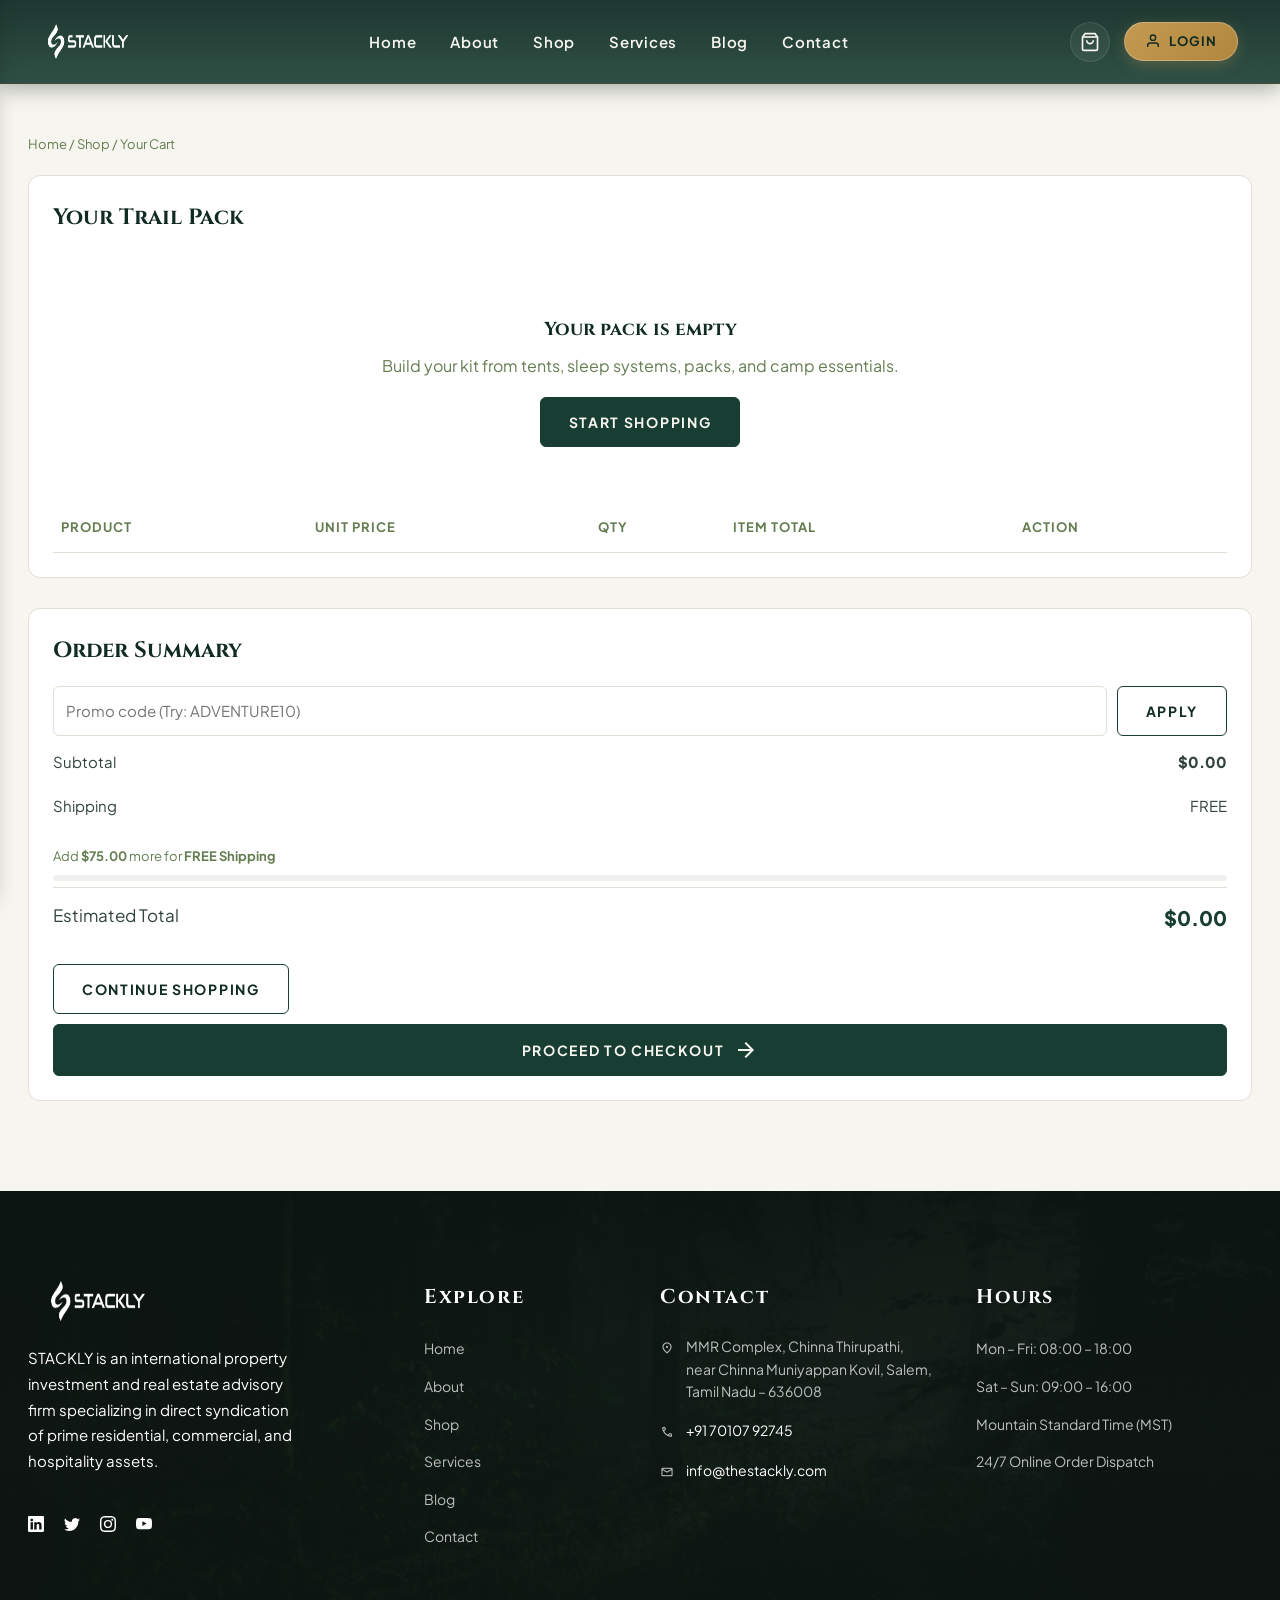
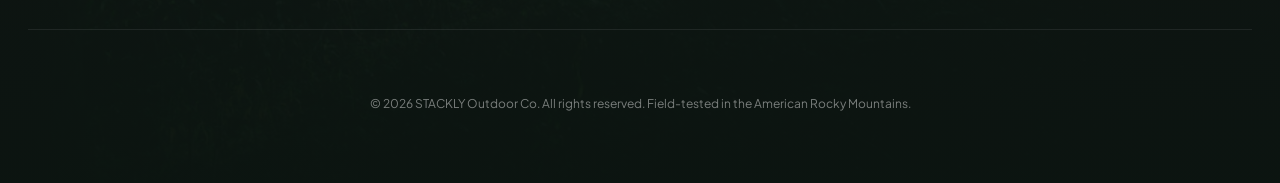
<file: cart.html>
﻿<!DOCTYPE html>
<html lang="en">
<head>
  <meta charset="UTF-8" />
  <meta name="viewport" content="width=device-width, initial-scale=1.0" />
  <meta name="description" content="Your Trail Cart - Stackly Outdoor & Camping" />
  <meta name="theme-color" content="#143828" />
  <title>Your Cart - STACKLY Outdoor Co.</title>

  <link rel="icon" type="image/svg+xml" href="data:image/svg+xml,<svg xmlns='http://www.w3.org/2000/svg' viewBox='0 0 24 24' fill='%23c8963e'><path d='M12 2L2 22h20L12 2zm0 4.5l6.5 13.5h-13L12 6.5z'/></svg>" />

  <link rel="stylesheet" href="css/style.css" />
  <link rel="stylesheet" href="css/animations.css" />
  <link rel="stylesheet" href="css/heading-animations.css" />
  <link rel="stylesheet" href="css/preloader.css" />
  <link rel="stylesheet" href="css/navbar-redesign.css" />
  <link rel="stylesheet" href="css/responsive.css" />
  <link rel="stylesheet" href="https://fonts.googleapis.com/css2?family=Material+Symbols+Outlined:opsz,wght,FILL,GRAD@20..48,100..700,0..1,-50..200" />
  <link rel="stylesheet" href="https://fonts.googleapis.com/icon?family=Material+Icons" />

  <style>
    .cart-page-section {
      padding-top: calc(var(--header-height) + 50px);
      padding-bottom: 90px;
    }

    .cart-breadcrumbs {
      font-size: 0.8125rem;
      color: var(--color-text-muted);
      margin-bottom: 20px;
    }

    .cart-breadcrumbs a:hover {
      color: var(--color-gold);
    }

    .cart-layout {
      display: grid;
      grid-template-columns: 1fr;
      gap: 30px;
    }

    .cart-items-panel {
      background: #ffffff;
      border-radius: var(--radius-md);
      border: 1px solid var(--color-border);
      padding: 24px;
    }

    .cart-items-header {
      display: flex;
      justify-content: space-between;
      align-items: center;
      margin-bottom: 20px;
    }

    .cart-items-header h2 {
      font-family: var(--font-serif);
      font-size: 1.375rem;
      color: var(--color-text-dark);
      margin: 0;
    }

    .cart-table {
      width: 100%;
      border-collapse: collapse;
    }

    .cart-table th {
      text-align: left;
      font-size: 0.8125rem;
      color: var(--color-text-muted);
      text-transform: uppercase;
      letter-spacing: 0.08em;
      padding: 10px 8px 14px 8px;
      border-bottom: 1px solid var(--color-border);
    }

    .cart-table td {
      padding: 14px 8px;
      vertical-align: middle;
      border-bottom: 1px solid var(--color-border);
    }

    .cart-item-img {
      width: 84px;
      height: 84px;
      object-fit: cover;
      border-radius: var(--radius-sm);
      background: #f7f6f2;
      display: block;
    }

    .cart-item-title {
      font-weight: 700;
      color: var(--color-text-dark);
      margin: 0 0 4px 0;
    }

    .cart-item-meta {
      font-size: 0.8125rem;
      color: var(--color-text-muted);
    }

    .cart-item-price {
      color: var(--color-primary-green);
      font-weight: 700;
    }

    .qty-stepper {
      display: inline-flex;
      align-items: center;
      border: 1px solid var(--color-border);
      border-radius: var(--radius-sm);
      height: 38px;
      background: #ffffff;
    }

    .qty-stepper button {
      width: 32px;
      height: 100%;
      border: 0;
      background: transparent;
      cursor: pointer;
      font-weight: 700;
      color: var(--color-text-dark);
    }

    .qty-stepper input {
      width: 38px;
      text-align: center;
      border: 0;
      background: transparent;
      font-weight: 700;
      height: 100%;
      -moz-appearance: textfield;
    }

    .qty-stepper input::-webkit-outer-spin-button,
    .qty-stepper input::-webkit-inner-spin-button {
      -webkit-appearance: none;
      margin: 0;
    }

    .cart-item-actions .cart-item-remove {
      display: inline-flex;
      align-items: center;
      gap: 6px;
      border: 0;
      background: transparent;
      color: var(--color-text-muted);
      cursor: pointer;
      font-size: 0.875rem;
      padding: 6px 0;
    }

    .cart-item-actions .cart-item-remove:hover {
      color: #b3261e;
    }

    .cart-summary-panel {
      position: sticky;
      top: calc(var(--header-height) + 24px);
      background: #ffffff;
      border-radius: var(--radius-md);
      border: 1px solid var(--color-border);
      padding: 24px;
    }

    .cart-summary-title {
      font-family: var(--font-serif);
      font-size: 1.375rem;
      color: var(--color-text-dark);
      margin: 0 0 18px 0;
    }

    .summary-row {
      display: flex;
      justify-content: space-between;
      padding: 10px 0;
      font-size: 0.9375rem;
    }

    .summary-row .total {
      font-weight: 800;
    }

    .summary-row.final {
      border-top: 1px solid var(--color-border);
      margin-top: 6px;
      padding-top: 14px;
      font-size: 1.0625rem;
    }

    .summary-row.final .total {
      color: var(--color-primary-green);
      font-size: 1.25rem;
    }

    .promo-row {
      display: flex;
      gap: 10px;
      margin: 18px 0 4px 0;
    }

    .promo-row input {
      flex: 1;
      border: 1px solid var(--color-border);
      border-radius: var(--radius-sm);
      padding: 10px 12px;
      font-size: 0.9375rem;
    }

    .free-ship-bar {
      margin-top: 18px;
    }

    .free-ship-label {
      font-size: 0.8125rem;
      color: var(--color-text-muted);
      margin-bottom: 8px;
    }

    .free-ship-progress-track {
      height: 6px;
      background: #eef1ee;
      border-radius: 999px;
      overflow: hidden;
    }

    .free-ship-progress-fill {
      height: 100%;
      background: var(--color-primary-green);
      border-radius: 999px;
    }

    .empty-cart {
      text-align: center;
      padding: 60px 20px;
    }

    .empty-cart h3 {
      font-family: var(--font-serif);
      margin: 0 0 8px 0;
      color: var(--color-text-dark);
    }

    .empty-cart p {
      color: var(--color-text-muted);
      margin-bottom: 18px;
    }

    .warning-box {
      display: flex;
      align-items: center;
      gap: 10px;
      padding: 12px 14px;
      border-radius: var(--radius-sm);
      border: 1px solid var(--color-border);
      background: #f7f6f2;
      font-size: 0.875rem;
      color: var(--color-text-body);
      margin-bottom: 18px;
    }

    .cart-actions {
      display: flex;
      flex-wrap: wrap;
      gap: 10px;
      margin-top: 20px;
    }

    .btn-block {
      width: 100%;
    }

    @media (max-width: 1024px) {
      .cart-items-panel,
      .cart-summary-panel {
        padding: 20px;
      }

      .cart-summary-panel {
        position: static;
      }

      .cart-items-header h2,
      .cart-summary-title {
        font-size: 1.2rem;
      }

      .cart-item-img {
        width: 72px;
        height: 72px;
      }
    }

    @media (max-width: 768px) {
      .cart-page-section {
        padding-top: calc(var(--header-height) + 30px);
        padding-bottom: 60px;
      }

      .cart-items-panel,
      .cart-summary-panel {
        padding: 16px;
        border-radius: var(--radius-sm);
      }

      .cart-items-header {
        flex-direction: column;
        align-items: flex-start;
        gap: 10px;
      }

      .cart-items-header h2 {
        font-size: 1.1rem;
      }

      .cart-table th,
      .cart-table td {
        padding: 10px 6px;
        font-size: 0.8rem;
      }

      .cart-item-img {
        width: 64px;
        height: 64px;
      }

      .cart-item-title {
        font-size: 0.9rem;
      }

      .cart-item-meta {
        font-size: 0.7rem;
      }

      .qty-stepper {
        height: 34px;
      }

      .qty-stepper button {
        width: 28px;
      }

      .qty-stepper input {
        width: 28px;
        font-size: 0.85rem;
      }

      .summary-row {
        font-size: 0.85rem;
        padding: 8px 0;
      }

      .summary-row.final .total {
        font-size: 1.1rem;
      }

      .promo-row {
        flex-direction: column;
        gap: 8px;
      }

      .promo-row input {
        padding: 8px 10px;
        font-size: 0.85rem;
      }

      .cart-actions {
        flex-direction: column;
      }

      .cart-actions .btn {
        width: 100%;
        text-align: center;
      }
    }

    @media (max-width: 640px) {
      .cart-table th:nth-child(2),
      .cart-table td:nth-child(2) {
        display: none;
      }

      .cart-table th:nth-child(3),
      .cart-table td:nth-child(3) {
        display: none;
      }

      .cart-table {
        display: block;
      }

      .cart-table thead {
        display: none;
      }

      .cart-table tbody,
      .cart-table tr,
      .cart-table td {
        display: block;
        width: 100%;
      }

      .cart-table tr {
        padding: 14px 0;
        border-bottom: 1px solid var(--color-border);
        margin-bottom: 4px;
      }

      .cart-table td {
        padding: 4px 0;
        border: none;
        text-align: left;
      }

      .cart-table td:first-child {
        padding-right: 12px;
        border-right: 1px solid var(--color-border);
        vertical-align: top;
        min-width: 120px;
      }

      .cart-table td:nth-child(1) {
        display: flex;
        flex-wrap: wrap;
        align-items: center;
        gap: 8px;
      }

      .cart-item-img {
        width: 54px;
        height: 54px;
        flex-shrink: 0;
      }

      .cart-item-title {
        font-size: 0.9rem;
        margin-bottom: 2px;
      }

      .cart-item-meta {
        font-size: 0.68rem;
      }

      .cart-table td:nth-child(4) {
        display: flex;
        justify-content: space-between;
        align-items: center;
        font-size: 0.85rem;
      }

      .cart-table td:nth-child(4) .qty-stepper {
        height: 32px;
      }

      .cart-table td:nth-child(4) .qty-stepper button {
        width: 26px;
      }

      .cart-table td:nth-child(4) .qty-stepper input {
        width: 26px;
        font-size: 0.8rem;
      }

      .cart-table td:nth-child(5) {
        display: flex;
        justify-content: flex-end;
        padding-top: 6px;
      }

      .cart-item-actions .cart-item-remove {
        font-size: 0.75rem;
        padding: 4px 0;
      }

      .cart-summary-panel {
        position: static;
        margin-top: 20px;
      }

      .free-ship-bar {
        margin-top: 12px;
      }
    }
  </style>
</head>
<body>
  <header class="site-header" id="siteHeader">
    <div class="header-container">
      
      <!-- Left: Logo -->
      <div class="header-brand">
        <a href="index.html" class="brand-logo" aria-label="Stackly Outdoor Home">
          <img src="assets/images/logo-dark.webp" alt="Stackly Logo" class="logo-img" />
        </a>
      </div>

      <!-- Center: Navigation Links -->
      <nav class="header-nav-center" aria-label="Main Navigation">
        <a href="index.html" class="nav-link">Home</a>
        <a href="about.html" class="nav-link">About</a>
        <a href="shop.html" class="nav-link">Shop</a>
        <a href="services.html" class="nav-link">Services</a>
        <a href="blog.html" class="nav-link">Blog</a>
        <a href="contact.html" class="nav-link">Contact</a>
      </nav>

      <!-- Right: Cart & Login Button -->
      <div class="header-nav-right">
        <!-- Live Search Trigger -->
        <!-- <button type="button" class="header-action-btn search-trigger-btn" aria-label="Search gear">
          <svg width="20" height="20" viewBox="0 0 24 24" fill="none" stroke="currentColor" stroke-width="2"><circle cx="11" cy="11" r="8"></circle><line x1="21" y1="21" x2="16.65" y2="16.65"></line></svg>
        </button> -->

        <!-- Wishlist -->
        <!-- <a href="shop.html?view=wishlist" class="header-action-btn" aria-label="Wishlist items">
          <svg width="20" height="20" viewBox="0 0 24 24" fill="none" stroke="currentColor" stroke-width="2"><path d="M20.84 4.61a5.5 5.5 0 0 0-7.78 0L12 5.67l-1.06-1.06a5.5 5.5 0 0 0-7.78 7.78l1.06 1.06L12 21.23l7.78-7.78 1.06-1.06a5.5 5.5 0 0 0 0-7.78z"></path></svg>
          <span class="count-badge wishlist-count-badge" style="display: none;">0</span>
        </a> -->

        <!-- Shopping Cart Bag -->
        <a href="cart.html" class="header-action-btn cart-trigger-btn" aria-label="Shopping Cart">
          <svg width="20" height="20" viewBox="0 0 24 24" fill="none" stroke="currentColor" stroke-width="2"><path d="M6 2L3 6v14a2 2 0 0 0 2 2h14a2 2 0 0 0 2-2V6l-3-4z"></path><line x1="3" y1="6" x2="21" y2="6"></line><path d="M16 10a4 4 0 0 1-8 0"></path></svg>
          <span class="count-badge cart-count-badge" style="display: none;">0</span>
        </a>

        <!-- Navbar Login Button (Always opens Login page) -->
        <a href="login.html" class="nav-login-btn" id="navbarLoginBtn">
          <svg width="16" height="16" viewBox="0 0 24 24" fill="none" stroke="currentColor" stroke-width="2"><path d="M20 21v-2a4 4 0 0 0-4-4H8a4 4 0 0 0-4 4v2"></path><circle cx="12" cy="7" r="4"></circle></svg>
          <span>Login</span>
        </a>

        <!-- Mobile Hamburger Button -->
        <button class="mobile-menu-btn" id="mobileMenuBtn" aria-label="Open mobile navigation">
          <span></span><span></span><span></span>
        </button>
      </div>

    </div>
  </header>

  <!-- Mobile Drawer Menu -->
<div class="mobile-nav-overlay" id="mobileNavOverlay"></div>
  <aside class="mobile-nav-drawer" id="mobileNavDrawer" aria-label="Mobile Navigation">
    <div class="mobile-nav-header">
      <img src="assets/images/logo-dark.webp" alt="Stackly Logo" class="logo-img" />
      <button type="button" class="close-mobile-nav-btn" id="closeMobileNavBtn" aria-label="Close navigation">&times;</button>
    </div>
    <nav class="mobile-nav-links">
      <a href="index.html"><span>Home</span></a>
      <a href="about.html"><span>About</span></a>
<a href="shop.html"><span>Shop</span></a>
      <a href="services.html"><span>Services</span></a>
      <a href="blog.html"><span>Blog</span></a>
      <a href="contact.html"><span>Contact</span></a>
      <a href="login.html" style="color:var(--color-gold-accent);"><span>Log In</span></a>
    </nav>
  </aside>

  <main class="section cart-page-section" id="cartPage">
    <div class="container">
      <div class="cart-breadcrumbs">
        <a href="index.html">Home</a> &sol; <a href="shop.html">Shop</a> &sol; <span>Your Cart</span>
      </div>

      <div class="cart-layout">
        <section class="cart-items-panel" aria-labelledby="cartItemsTitle">
          <div class="cart-items-header">
            <h2 id="cartItemsTitle">Your Trail Pack</h2>
            <!-- <span id="cartCount" class="count-badge" style="display: none;">0</span> -->
          </div>

          <div id="cartWarningBox" class="warning-box" style="display: none;">
            <svg width="18" height="18" viewBox="0 0 24 24" fill="none" stroke="currentColor" stroke-width="2"><circle cx="12" cy="12" r="10"></circle><line x1="12" y1="8" x2="12" y2="12"></line><line x1="12" y1="16" x2="12.01" y2="16"></line></svg>
            <span id="cartWarningText"></span>
          </div>

          <div id="cartEmptyState" class="empty-cart" style="display: none;">
            <h3>Your pack is empty</h3>
            <p>Build your kit from tents, sleep systems, packs, and camp essentials.</p>
            <a href="shop.html" class="btn btn-primary">Start Shopping</a>
          </div>

          <table class="cart-table" id="cartItemsTable">
            <thead>
              <tr>
                <th scope="col">Product</th>
                <th scope="col" class="text-center">Unit Price</th>
                <th scope="col" class="text-center">Qty</th>
                <th scope="col" class="text-center">Item Total</th>
                <th scope="col" class="text-center cart-actions-th">Action</th>
              </tr>
            </thead>
            <tbody id="cartItemsBody"></tbody>
          </table>
        </section>

        <aside class="cart-summary-panel" aria-labelledby="cartSummaryTitle">
          <h2 id="cartSummaryTitle" class="cart-summary-title">Order Summary</h2>

          <div class="promo-row">
            <input type="text" id="cartCouponInput" placeholder="Promo code (Try: ADVENTURE10)" />
            <button type="button" class="btn btn-outline" id="applyCouponBtn">Apply</button>
          </div>

          <div class="summary-row">
            <span>Subtotal</span>
            <span id="cartSubtotal" class="total">$0.00</span>
          </div>

          <div id="cartDiscountRow" class="summary-row" style="display: none;">
            <span>Discount</span>
            <span id="cartDiscount">-$0.00</span>
          </div>

          <div class="summary-row">
            <span>Shipping</span>
            <span id="cartShipping">$0.00</span>
          </div>

          <div class="free-ship-bar">
            <div class="free-ship-label" id="freeShippingText">Add <strong>$75.00</strong> more for <strong>FREE Shipping</strong></div>
            <div class="free-ship-progress-track">
              <div class="free-ship-progress-fill" id="freeShippingProgress"></div>
            </div>
          </div>

          <div class="summary-row final">
            <span>Estimated Total</span>
            <span id="cartTotal" class="total">$0.00</span>
          </div>

          <div class="cart-actions">
            <a href="shop.html" class="btn btn-outline">Continue Shopping</a>
            <button type="button" onclick="window.location.href='./404.html'" class="btn btn-primary btn-block">Proceed to Checkout <span class="material-symbols-outlined">arrow_forward</span></button>
          </div>
        </aside>
      </div>
    </div>
  </main>

 <footer class="site-footer" id="siteFooter">

    <!-- Misty Forest Background Image -->
    <img src="assets/images/banners/footer-misty-forest.webp" alt="Misty pine forest landscape" class="footer-forest-bg" loading="lazy" />
    <div class="footer-overlay-gradient"></div>

    <div class="container footer-content-wrap">
      
      <!-- 4 Columns matching Reference Footer -->
      <div class="footer-columns-grid">
        
         <div class="footer-brand">
          <a href="index.html" class="nav-logo">
            <img src="./assets/images/logo-dark.webp" alt="STACKLY Logo" class="footer-logo" />
          </a>
          <p>
            STACKLY is an international property investment and real estate advisory firm specializing in direct syndication of prime residential, commercial, and hospitality assets.
          </p>
          <div class="social-links">
            <a href="404.html" class="social-icon-btn" aria-label="LinkedIn Profile">
              <span class="material-symbols-outlined"><svg xmlns="http://www.w3.org/2000/svg" width="16" height="16" fill="currentColor" class="bi bi-linkedin" viewBox="0 0 16 16">
  <path d="M0 1.146C0 .513.526 0 1.175 0h13.65C15.474 0 16 .513 16 1.146v13.708c0 .633-.526 1.146-1.175 1.146H1.175C.526 16 0 15.487 0 14.854zm4.943 12.248V6.169H2.542v7.225zm-1.2-8.212c.837 0 1.358-.554 1.358-1.248-.015-.709-.52-1.248-1.342-1.248S2.4 3.226 2.4 3.934c0 .694.521 1.248 1.327 1.248zm4.908 8.212V9.359c0-.216.016-.432.08-.586.173-.431.568-.878 1.232-.878.869 0 1.216.662 1.216 1.634v3.865h2.401V9.25c0-2.22-1.184-3.252-2.764-3.252-1.274 0-1.845.7-2.165 1.193v.025h-.016l.016-.025V6.169h-2.4c.03.678 0 7.225 0 7.225z"/>
</svg></span>
            </a>
            <a href="404.html" class="social-icon-btn" aria-label="X (Twitter) Profile">
              <span class="material-symbols-outlined"><svg xmlns="http://www.w3.org/2000/svg" width="16" height="16" fill="currentColor" class="bi bi-twitter" viewBox="0 0 16 16">
  <path d="M5.026 15c6.038 0 9.341-5.003 9.341-9.334q.002-.211-.006-.422A6.7 6.7 0 0 0 16 3.542a6.7 6.7 0 0 1-1.889.518 3.3 3.3 0 0 0 1.447-1.817 6.5 6.5 0 0 1-2.087.793A3.286 3.286 0 0 0 7.875 6.03a9.32 9.32 0 0 1-6.767-3.429 3.29 3.29 0 0 0 1.018 4.382A3.3 3.3 0 0 1 .64 6.575v.045a3.29 3.29 0 0 0 2.632 3.218 3.2 3.2 0 0 1-.865.115 3 3 0 0 1-.614-.057 3.28 3.28 0 0 0 3.067 2.277A6.6 6.6 0 0 1 .78 13.58a6 6 0 0 1-.78-.045A9.34 9.34 0 0 0 5.026 15"/>
</svg></span>
            </a>
            <a href="404.html" class="social-icon-btn" aria-label="Instagram Profile">
              <span class="material-symbols-outlined"><svg xmlns="http://www.w3.org/2000/svg" width="16" height="16" fill="currentColor" class="bi bi-instagram" viewBox="0 0 16 16">
  <path d="M8 0C5.829 0 5.556.01 4.703.048 3.85.088 3.269.222 2.76.42a3.9 3.9 0 0 0-1.417.923A3.9 3.9 0 0 0 .42 2.76C.222 3.268.087 3.85.048 4.7.01 5.555 0 5.827 0 8.001c0 2.172.01 2.444.048 3.297.04.852.174 1.433.372 1.942.205.526.478.972.923 1.417.444.445.89.719 1.416.923.51.198 1.09.333 1.942.372C5.555 15.99 5.827 16 8 16s2.444-.01 3.298-.048c.851-.04 1.434-.174 1.943-.372a3.9 3.9 0 0 0 1.416-.923c.445-.445.718-.891.923-1.417.197-.509.332-1.09.372-1.942C15.99 10.445 16 10.173 16 8s-.01-2.445-.048-3.299c-.04-.851-.175-1.433-.372-1.941a3.9 3.9 0 0 0-.923-1.417A3.9 3.9 0 0 0 13.24.42c-.51-.198-1.092-.333-1.943-.372C10.443.01 10.172 0 7.998 0zm-.717 1.442h.718c2.136 0 2.389.007 3.232.046.78.035 1.204.166 1.486.275.373.145.64.319.92.599s.453.546.598.92c.11.281.24.705.275 1.485.039.843.047 1.096.047 3.231s-.008 2.389-.047 3.232c-.035.78-.166 1.203-.275 1.485a2.5 2.5 0 0 1-.599.919c-.28.28-.546.453-.92.598-.28.11-.704.24-1.485.276-.843.038-1.096.047-3.232.047s-2.39-.009-3.233-.047c-.78-.036-1.203-.166-1.485-.276a2.5 2.5 0 0 1-.92-.598 2.5 2.5 0 0 1-.6-.92c-.109-.281-.24-.705-.275-1.485-.038-.843-.046-1.096-.046-3.233s.008-2.388.046-3.231c.036-.78.166-1.204.276-1.486.145-.373.319-.64.599-.92s.546-.453.92-.598c.282-.11.705-.24 1.485-.276.738-.034 1.024-.044 2.515-.045zm4.988 1.328a.96.96 0 1 0 0 1.92.96.96 0 0 0 0-1.92m-4.27 1.122a4.109 4.109 0 1 0 0 8.217 4.109 4.109 0 0 0 0-8.217m0 1.441a2.667 2.667 0 1 1 0 5.334 2.667 2.667 0 0 1 0-5.334"/>
</svg></span>
            </a>
            <a href="404.html" class="social-icon-btn" aria-label="YouTube Channel">
              <span class="material-symbols-outlined"><svg xmlns="http://www.w3.org/2000/svg" width="16" height="16" fill="currentColor" class="bi bi-youtube" viewBox="0 0 16 16">
  <path d="M8.051 1.999h.089c.822.003 4.987.033 6.11.335a2.01 2.01 0 0 1 1.415 1.42c.101.38.172.883.22 1.402l.01.104.022.26.008.104c.065.914.073 1.77.074 1.957v.075c-.001.194-.01 1.108-.082 2.06l-.008.105-.009.104c-.05.572-.124 1.14-.235 1.558a2.01 2.01 0 0 1-1.415 1.42c-1.16.312-5.569.334-6.18.335h-.142c-.309 0-1.587-.006-2.927-.052l-.17-.006-.087-.004-.171-.007-.171-.007c-1.11-.049-2.167-.128-2.654-.26a2.01 2.01 0 0 1-1.415-1.419c-.111-.417-.185-.986-.235-1.558L.09 9.82l-.008-.104A31 31 0 0 1 0 7.68v-.123c.002-.215.01-.958.064-1.778l.007-.103.003-.052.008-.104.022-.26.01-.104c.048-.519.119-1.023.22-1.402a2.01 2.01 0 0 1 1.415-1.42c.487-.13 1.544-.21 2.654-.26l.17-.007.172-.006.086-.003.171-.007A100 100 0 0 1 7.858 2zM6.4 5.209v4.818l4.157-2.408z"/>
</svg></span>
            </a>
          </div>
        </div>

        <!-- Col 1: Explore -->
        <div class="footer-col abouve-screens-footer">
          <h3 class="footer-col-title">Explore</h3>
          <ul class="footer-col-list">
            <li><a href="index.html">Home</a></li>
            <li><a href="about.html">About</a></li>
<li><a href="shop.html">Shop</a></li>            <li><a href="services.html">Services</a></li>
            <li><a href="blog.html">Blog</a></li>
            <li><a href="contact.html">Contact</a></li>
          </ul>
        </div>

        <!-- Col 2: Contact -->
       <div class="footer-col">
    <h3 class="footer-col-title">Contact</h3>

    <ul class="footer-col-list contact-list">

        <!-- Address -->
        <li>
            <span class="material-symbols-outlined contact-icon">
                location_on
            </span>
            <span>
                MMR Complex, Chinna Thirupathi,
                <br />
                near Chinna Muniyappan Kovil,
                Salem, Tamil Nadu – 636008
            </span>
        </li>

        <!-- Phone -->
        <li>
            <span class="material-symbols-outlined contact-icon">
                call
            </span>
            <a href="./404.html">
                +91 70107 92745
            </a>
        </li>

        <!-- Email -->
        <li>
            <span class="material-symbols-outlined contact-icon">
                mail
            </span>
            <a href="./404.html">
                info@thestackly.com
            </a>
        </li>

    </ul>
</div>

        <!-- Col 3: Hours -->
        <div class="footer-col">
          <h3 class="footer-col-title">Hours</h3>
          <ul class="footer-col-list">
            <li><span>Mon &ndash; Fri: 08:00 &ndash; 18:00</span></li>
            <li><span>Sat &ndash; Sun: 09:00 &ndash; 16:00</span></li>
            <li><span>Mountain Standard Time (MST)</span></li>
            <li><span>24/7 Online Order Dispatch</span></li>
          </ul>
        </div>

        <!-- Col 4: Follow -->
        <!-- <div class="footer-col">
          <h3 class="footer-col-title">Follow</h3>
          <ul class="footer-col-list">
            <li><a href="404.html" target="_blank" rel="noopener">Instagram</a></li>
            <li><a href="404.html" target="_blank" rel="noopener">Facebook</a></li>
            <li><a href="404.html" target="_blank" rel="noopener">YouTube</a></li>
            <li><a href="404.html" target="_blank" rel="noopener">Twitter</a></li>
          </ul>
        </div> -->

      </div>

      <!-- Massive [STACKLY] Brand Watermark at Footer Bottom -->
      <div class="footer-brand-watermark">
        <p class="footer-copyright-note">
          &copy; 2026 STACKLY Outdoor Co. All rights reserved. Field-tested in the American Rocky Mountains.
        </p>
      </div>

    </div>
  </footer>

  <script src="js/products.js"></script>
  <script src="js/cart.js"></script>
  <script src="js/dashboard-data.js"></script>
  <script src="js/auth.js"></script>
  <script src="js/preloader.js"></script>

  <script>
    document.addEventListener("DOMContentLoaded", () => {
      // Wait for CartManager to be available from cart.js
      function renderCartItems() {
        if (!window.stacklyCart) return;

        const items = window.stacklyCart.items || [];
        const itemsBody = document.getElementById("cartItemsBody");
        const emptyState = document.getElementById("cartEmptyState");
        const warningBox = document.getElementById("cartWarningBox");
        const warningText = document.getElementById("cartWarningText");
        const cartCount = document.getElementById("cartCount");
        const cartSubtotalEl = document.getElementById("cartSubtotal");
        const cartDiscountRow = document.getElementById("cartDiscountRow");
        const cartDiscountEl = document.getElementById("cartDiscount");
        const cartShippingEl = document.getElementById("cartShipping");
        const cartTotalEl = document.getElementById("cartTotal");
        const freeShippingProgress = document.getElementById("freeShippingProgress");
        const freeShippingText = document.getElementById("freeShippingText");

        if (typeof window.stacklyCart.updateBadges === "function") {
          window.stacklyCart.updateBadges();
        }

        if (!items.length) {
          if (itemsBody) itemsBody.innerHTML = "";
          if (emptyState) emptyState.style.display = "block";
          if (warningBox) warningBox.style.display = "none";
          if (cartCount) cartCount.style.display = "none";
          if (freeShippingText) freeShippingText.innerHTML = `Add <strong>$75.00</strong> more for <strong>FREE Shipping</strong>`;
          if (freeShippingProgress) freeShippingProgress.style.width = "0%";
          if (cartSubtotalEl) cartSubtotalEl.textContent = "$0.00";
          if (cartDiscountRow) cartDiscountRow.style.display = "none";
          if (cartShippingEl) cartShippingEl.textContent = "FREE";
          if (cartTotalEl) cartTotalEl.textContent = "$0.00";
          return;
        }

        if (emptyState) emptyState.style.display = "none";
        if (warningBox) warningBox.style.display = "none";

        // Clear persistent warning if it exists
        window.stacklyCart._lastWarning = null;

        // Warn about out-of-stock items
        let outOfStockIds = [];
        items.forEach((item) => {
          const product = typeof getProductById === "function" ? getProductById(item.id) : null;
          if (product && (!product.inStock || (product.stockCount != null && product.stockCount <= 0))) {
            outOfStockIds.push(item.id);
          }
        });

        if (outOfStockIds.length) {
          if (warningText) warningText.textContent = "Some items in your cart are currently out of stock.";
          if (warningBox) warningBox.style.display = "flex";
        }

        if (itemsBody) {
          itemsBody.innerHTML = items.map((item) => {
            const product = typeof getProductById === "function" ? getProductById(item.id) : null;
            const title =
              product && product.name
                ? product.name
                : (item.name || "Product");
            const unitPrice = Number(item.price) || 0;
            const quantity = Math.max(1, Number(item.quantity) || 1);
            const itemTotal = unitPrice * quantity;
            const category =
              product && product.categoryLabel ? product.categoryLabel : "";

            const safeId = String(item.id || "")
              .replace(/[&<>"']/g, (ch) => ({
                "&": "&amp;",
                "<": "&lt;",
                ">": "&gt;",
                '"': "&quot;",
                "'": "&#39;",
              }[ch] || ch));

            const safeTitle = String(title)
              .replace(/[&<>"']/g, (ch) => ({
                "&": "&amp;",
                "<": "&lt;",
                ">": "&gt;",
                '"': "&quot;",
                "'": "&#39;",
              }[ch] || ch));

            const safeCategory = String(category)
              .replace(/[&<>"']/g, (ch) => ({
                "&": "&amp;",
                "<": "&lt;",
                ">": "&gt;",
                '"': "&quot;",
                "'": "&#39;",
              }[ch] || ch));

            const imageSrc = product && product.image ? product.image : "";
            const isOutOfStock =
              product && (!product.inStock || (product.stockCount != null && product.stockCount <= 0));

            return `
              <tr>
                <td>
                  ${
                    imageSrc
                      ? `<img src="${imageSrc}" alt="${safeTitle}" class="cart-item-img" loading="lazy" />`
                      : ""
                  }
                  <div class="cart-item-title">${safeTitle}</div>
                  <div class="cart-item-meta">${safeCategory}</div>
                </td>
                <td class="text-center cart-item-price">$${unitPrice.toFixed(2)}</td>
                <td class="text-center">
                  <div class="qty-stepper">
                    <button type="button" class="dec-qty" aria-label="Decrease quantity">−</button>
                    <input type="number" class="qty-input" value="${quantity}" min="1" max="99" />
                    <button type="button" class="inc-qty" aria-label="Increase quantity">+</button>
                  </div>
                </td>
                <td class="text-center cart-item-price">$${itemTotal.toFixed(2)}</td>
                <td class="text-center cart-item-actions">
                  <button type="button" onclick="window.location.href = './404.html';" class="cart-item-remove" aria-label="Remove item">
                    <svg width="16" height="16" viewBox="0 0 24 24" fill="none" stroke="currentColor" stroke-width="2"><path d="M3 6h18M19 6v14a2 2 0 0 1-2 2H7a2 2 0 0 1-2-2V6m3 0V4a2 2 0 0 1 2-2h4a2 2 0 0 1 2 2v2"></path></svg>
                    Remove
                  </button>
                </td>
              </tr>
            `;
          }).join("");
        }

        // Totals
        if (window.stacklyCart.getSubtotal && typeof window.stacklyCart.getSubtotal === "function") {
          const subtotal = window.stacklyCart.getSubtotal();
          const discount = window.stacklyCart.getDiscount ? window.stacklyCart.getDiscount() : 0;
          const shipping = window.stacklyCart.getShipping ? window.stacklyCart.getShipping() : 0;
          const total = window.stacklyCart.getTotal ? window.stacklyCart.getTotal() : Math.max(0, subtotal + shipping);

          if (cartSubtotalEl) cartSubtotalEl.textContent = `$${subtotal.toFixed(2)}`;
          if (cartDiscountRow) {
            if (discount > 0) {
              cartDiscountRow.style.display = "flex";
              if (cartDiscountEl) cartDiscountEl.textContent = `-$${discount.toFixed(2)}`;
            } else {
              cartDiscountRow.style.display = "none";
            }
          }
          if (cartShippingEl) {
            cartShippingEl.textContent = shipping === 0 ? "FREE" : `$${shipping.toFixed(2)}`;
          }
          if (cartTotalEl) cartTotalEl.textContent = `$${total.toFixed(2)}`;
        }

        // Free shipping bar
        const FREE_SHIPPING_THRESHOLD = 75.00;
        if (window.stacklyCart.getSubtotal && typeof window.stacklyCart.getSubtotal === "function") {
          const subtotal = window.stacklyCart.getSubtotal();
          const remaining = Math.max(0, FREE_SHIPPING_THRESHOLD - subtotal);
          const progress = Math.min(100, (subtotal / FREE_SHIPPING_THRESHOLD) * 100);
          if (freeShippingProgress) freeShippingProgress.style.width = `${progress}%`;
          if (freeShippingText) {
            if (remaining <= 0) {
              freeShippingText.innerHTML = `<span style="color:var(--color-primary-green);font-weight:700;">FREE Backcountry Shipping unlocked</span>`;
            } else {
              freeShippingText.innerHTML = `Add <strong>$${remaining.toFixed(2)}</strong> more for <strong>FREE Shipping</strong>`;
            }
          }
        }

        // Row-level interactions
        if (itemsBody) {
          itemsBody.querySelectorAll("tbody tr").forEach((row) => {
            const id = row.getAttribute("data-id");
            const item = items.find((i) => String(i.id) === String(id));
            if (!item) return;

            const qtyInput = row.querySelector(".qty-input");
            const decBtn = row.querySelector(".dec-qty");
            const incBtn = row.querySelector(".inc-qty");

            if (decBtn) {
              decBtn.addEventListener("click", () => {
                if (typeof window.stacklyCart.updateQuantity === "function") {
                  window.stacklyCart.updateQuantity(String(id), -1);
                }
              });
            }

            if (incBtn) {
              incBtn.addEventListener("click", () => {
                if (qtyInput) {
                  const next = Math.min(99, Number(qtyInput.value) + 1);
                  if (typeof window.stacklyCart.setQuantity === "function") {
                    window.stacklyCart.setQuantity(String(id), next);
                  }
                }
              });
            }

            if (qtyInput) {
              let changing = false;
              qtyInput.addEventListener("input", () => {
                changing = true;
                const val = parseInt(qtyInput.value, 10);
                if (!Number.isNaN(val) && val >= 1 && val <= 99) {
                  if (typeof window.stacklyCart.setQuantity === "function") {
                    window.stacklyCart.setQuantity(String(id), val);
                  }
                }
              });
              qtyInput.addEventListener("blur", () => {
                if (!changing) return;
                changing = false;
                const val = parseInt(qtyInput.value, 10);
                if (!Number.isNaN(val) && val >= 1 && val <= 99) {
                  qtyInput.value = val;
                } else {
                  qtyInput.value = item.quantity || 1;
                }
              });
            }

            const removeBtn = row.querySelector(".cart-item-remove");
            if (removeBtn) {
              removeBtn.addEventListener("click", () => {
                if (typeof window.stacklyCart.removeItem === "function") {
                  window.stacklyCart.removeItem(String(id));
                }
              });
            }
          });
        }
      }

      // Initial render after cart is initialized.
      function render() {
        if (typeof window.stacklyCart?.renderCartPage === "function") {
          try { window.stacklyCart.renderCartPage(); } catch {}
        }
        renderCartItems();
      }
      render();

      // Keep polling until the cart page has rendered at least once.
      let renderTimer = setInterval(() => {
        if (window.stacklyCart) {
          clearInterval(renderTimer);
          render();
        }
      }, 100);
      setTimeout(() => {
        if (window.stacklyCart) {
          clearInterval(renderTimer);
          render();
        }
      }, 3000);

      // Re-render items after any cart change on this page.
      window.addEventListener("stackly:cart-changed", () => {
        renderCartItems();
        if (typeof window.stacklyCart.renderCartPage === "function") {
          try { window.stacklyCart.renderCartPage(); } catch {}
        }
      });

      // Coupon apply
      const couponBtn = document.getElementById("applyCouponBtn");
      const couponInput = document.getElementById("cartCouponInput");
      if (couponBtn && couponInput) {
        couponBtn.addEventListener("click", () => {
          if (!window.stacklyCart) return;
          const code = couponInput.value.trim();
          if (typeof window.stacklyCart.applyCouponCode === "function") {
            window.stacklyCart.applyCouponCode(code);
          }
        });
        couponInput.addEventListener("keydown", (e) => {
          if (e.key === "Enter") {
            e.preventDefault();
            couponBtn.click();
          }
        });
      }

      // Checkout button -> open checkout modal (same as drawer/checkout behavior)
      const checkoutBtn = document.getElementById("checkoutBtn");
      if (checkoutBtn) {
        checkoutBtn.addEventListener("click", () => {
          if (!window.stacklyCart || typeof window.stacklyCart.openCheckoutModal !== "function") return;
          if (window.stacklyCart.items && window.stacklyCart.items.length === 0) {
            if (typeof window.stacklyCart.showToast === "function") {
              window.stacklyCart.showToast("Your cart is empty!", "info");
            }
            return;
          }
          window.stacklyCart.openCheckoutModal();
        });
      }
    });
  </script>
</body>
</html>
</file>
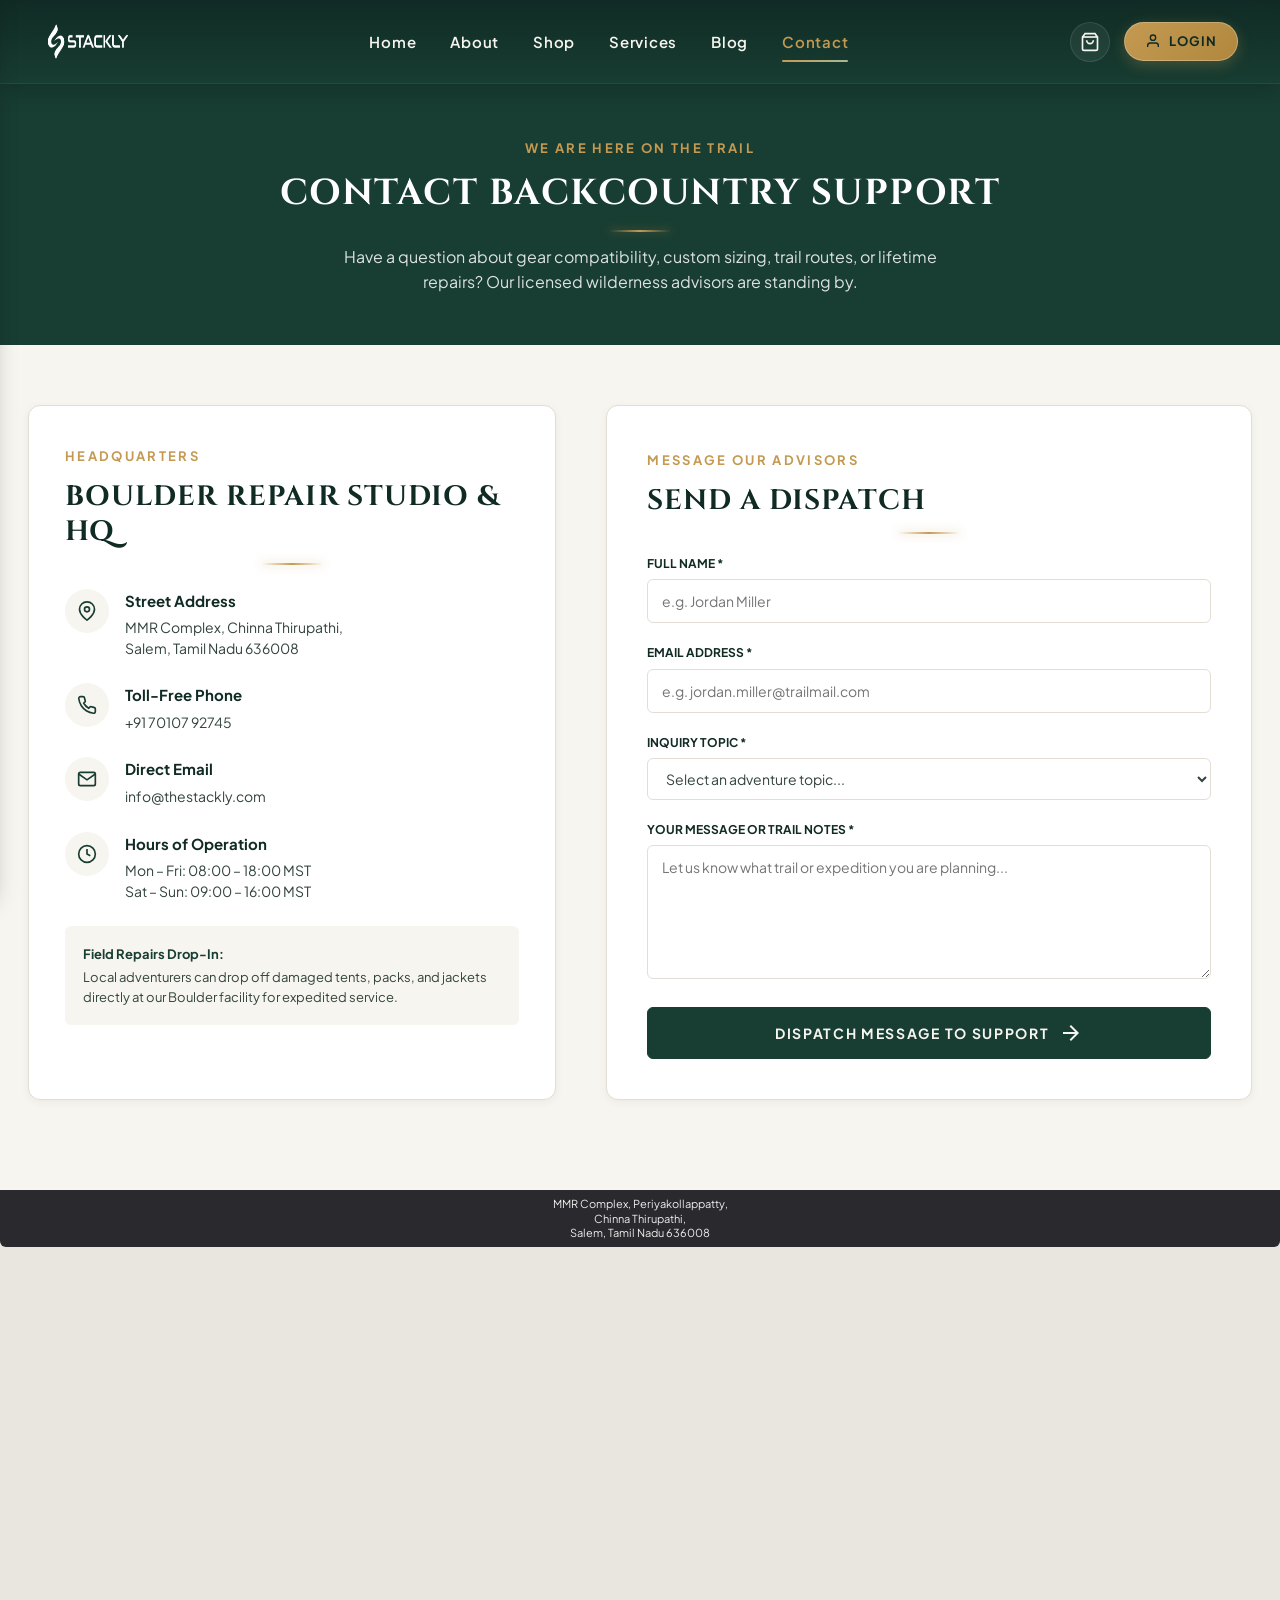
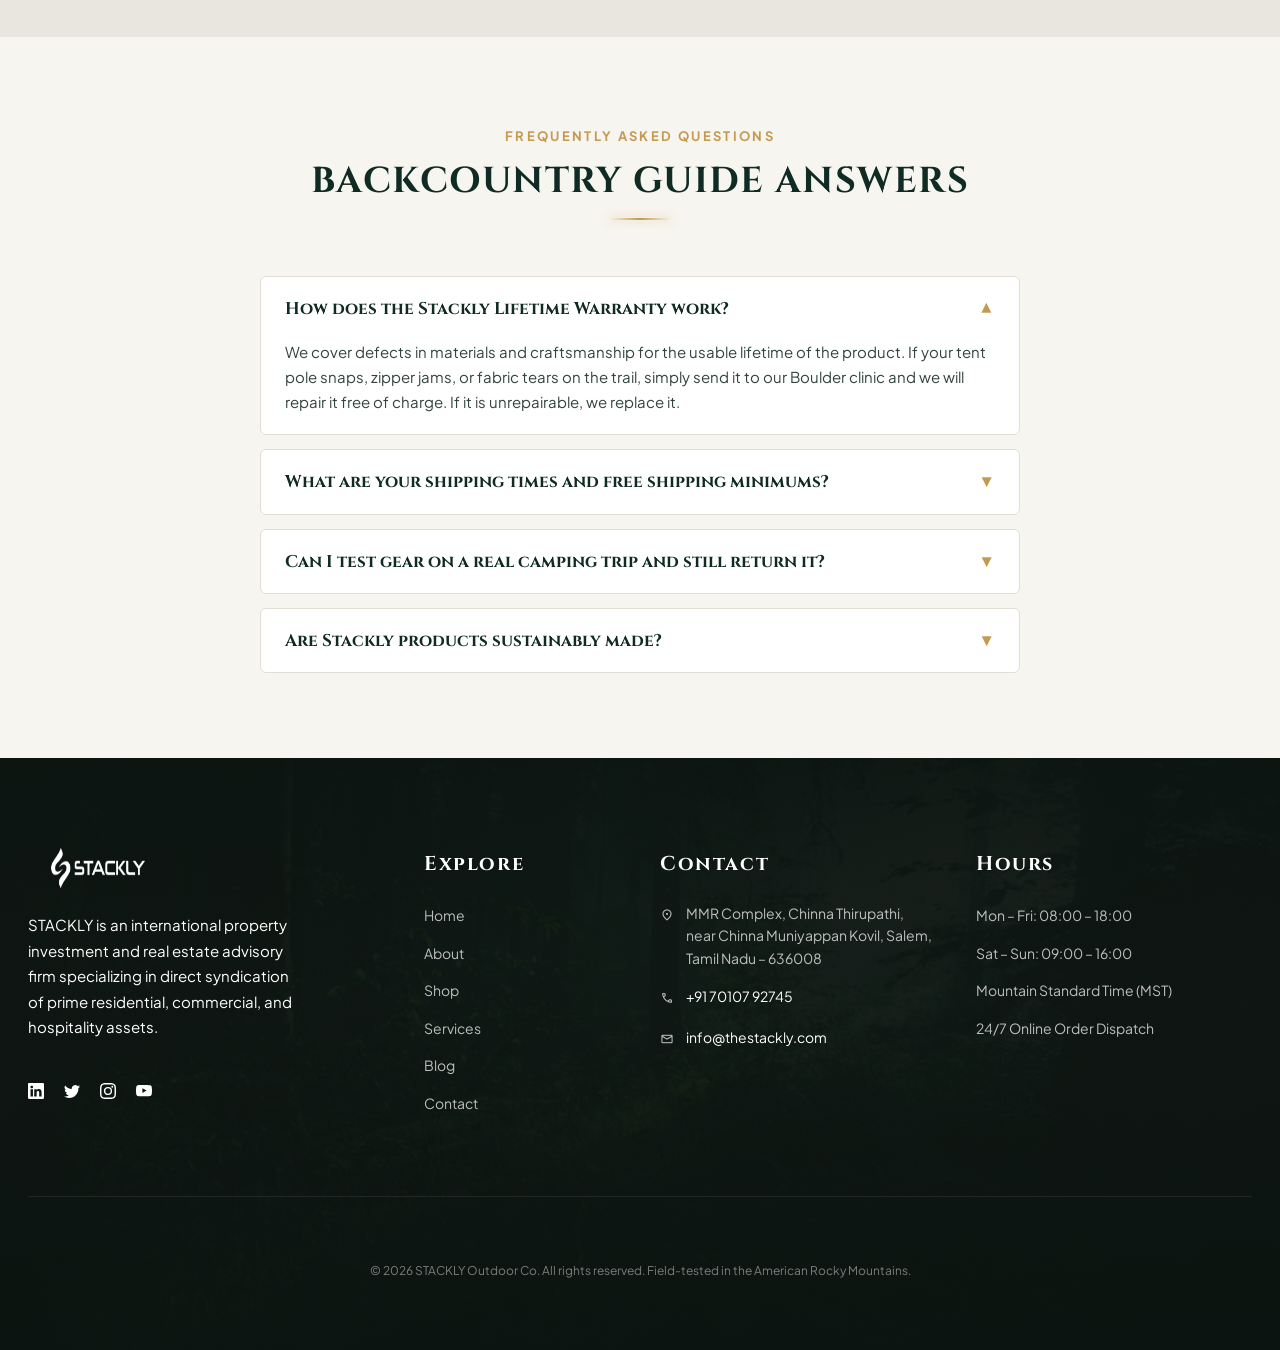
<file: contact.html>
﻿<!DOCTYPE html>
<html lang="en">
<head>
  <meta charset="UTF-8" />
  <meta name="viewport" content="width=device-width, initial-scale=1.0" />
  <meta name="description" content="Contact Stackly Outdoor Co. &mdash; Customer Support, Gear Advising, Headquarters in Boulder, Colorado." />
  <meta name="theme-color" content="#143828" />
  <title>Contact &amp; Backcountry Support &mdash; STACKLY Outdoor Co.</title>

  <!-- Favicon -->
  <link rel="icon" type="image/svg+xml" href="data:image/svg+xml,<svg xmlns='http://www.w3.org/2000/svg' viewBox='0 0 24 24' fill='%23c8963e'><path d='M12 2L2 22h20L12 2zm0 4.5l6.5 13.5h-13L12 6.5z'/></svg>" />

  <!-- Core Stylesheets -->
  <link rel="stylesheet" href="css/style.css" />
  <link rel="stylesheet" href="css/animations.css" />
  <link rel="stylesheet" href="css/heading-animations.css" />
  <link rel="stylesheet" href="css/preloader.css" />
  <link rel="stylesheet" href="css/navbar-redesign.css" />
  <link rel="stylesheet" href="css/responsive.css" />
  <link rel="stylesheet" href="https://fonts.googleapis.com/css2?family=Material+Symbols+Outlined:opsz,wght,FILL,GRAD@20..48,100..700,0..1,-50..200" />
  <link rel="stylesheet" href="https://fonts.googleapis.com/icon?family=Material+Icons" />

  <style>
    .contact-layout {
      display: grid;
      grid-template-columns: 0.9fr 1.1fr;
      gap: 50px;
      padding: 60px 0 90px;
    }
    .contact-info-card {
      background: #ffffff;
      padding: 36px;
      border-radius: var(--radius-md);
      border: 1px solid var(--color-border);
      box-shadow: var(--shadow-sm);
    }
    .contact-info-item {
      display: flex;
      gap: 16px;
      margin-bottom: 24px;
    }
    .contact-icon-box {
      width: 44px;
      height: 44px;
      border-radius: 50%;
      background: var(--color-bg-cream);
      color: var(--color-primary-green);
      display: flex;
      align-items: center;
      justify-content: center;
      flex-shrink: 0;
    }
    .contact-form-card {
      background: #ffffff;
      padding: 40px;
      border-radius: var(--radius-md);
      border: 1px solid var(--color-border);
      box-shadow: var(--shadow-sm);
    }
    .faq-section {
      background: var(--color-bg-cream);
      padding: 85px 0;
    }
    .faq-accordion {
      max-width: 760px;
      margin: 0 auto;
      display: flex;
      flex-direction: column;
      gap: 14px;
    }
    .faq-item {
      background: #ffffff;
      border: 1px solid var(--color-border);
      border-radius: var(--radius-sm);
      overflow: hidden;
    }
    .faq-question {
      width: 100%;
      text-align: left;
      padding: 18px 24px;
      font-family: var(--font-serif);
      font-size: 1.0625rem;
      font-weight: 700;
      color: var(--color-text-dark);
      display: flex;
      justify-content: space-between;
      align-items: center;
      cursor: pointer;
    }
    .faq-question:hover {
      color: var(--color-primary-green);
    }
    .faq-icon-arrow {
      transition: transform 0.25s ease;
      color: var(--color-gold);
    }
    .faq-item.active .faq-icon-arrow {
      transform: rotate(180deg);
    }
    .faq-answer {
      display: none;
      padding: 0 24px 20px;
      font-size: 0.9375rem;
      color: var(--color-text-body);
      line-height: 1.65;
    }
    .faq-item.active .faq-answer {
      display: block;
    }
    @media (max-width: 900px) {
      .contact-layout {
        grid-template-columns: 1fr;
      }
    }
  </style>
</head>
<body>

  <!-- ==========================================================================
       PAGE PRELOADER
       ========================================================================== -->
  <div id="stacklyPreloader" class="stackly-preloader" aria-hidden="true">
    <div class="preloader-inner">
      <div class="preloader-emblem">
        <svg class="preloader-mountain-svg" viewBox="0 0 100 85" fill="none" xmlns="http://www.w3.org/2000/svg">
          <polygon points="50,12 88,72 12,72" stroke="rgba(196,154,82,0.3)" stroke-width="2" fill="none" stroke-linejoin="round"/>
          <path class="peak-path" d="M50 14 L22 68 H78 L50 14Z" stroke="#C49A52" stroke-width="2.5" stroke-linejoin="round" fill="rgba(16,42,36,0.6)"/>
          <path class="peak-crease" d="M50 14 L46 36 L54 52 L50 68" stroke="#C49A52" stroke-width="1.8" stroke-linecap="round"/>
          <path class="peak-snow" d="M42 30 L50 34 L58 30 L50 14 Z" fill="rgba(233,224,206,0.45)"/>
          <circle cx="75" cy="24" r="5" fill="#C49A52" class="preloader-sun"/>
          <circle cx="75" cy="24" r="9" stroke="rgba(196,154,82,0.4)" stroke-width="1" class="preloader-sun-ring"/>
        </svg>
        <div class="preloader-compass-glow"></div>
      </div>
      <div class="preloader-brand-text">STACKLY</div>
      <div class="preloader-sub-text">OUTDOOR &bull; EXPEDITION</div>
      <div class="preloader-progress-wrap">
        <div class="preloader-progress-track">
          <div class="preloader-progress-bar" id="preloaderProgressBar"></div>
        </div>
        <div class="preloader-meta">
          <span class="preloader-status-msg" id="preloaderStatusMsg">Calibrating Altimeter...</span>
          <span class="preloader-percent" id="preloaderPercent">0%</span>
        </div>
      </div>
    </div>
  </div>

  <!-- Site Header (Premium Nature Redesign) -->
  <header class="site-header" id="siteHeader">
    <div class="header-container">
      
      <!-- Left: Logo -->
      <div class="header-brand">
        <a href="index.html" class="brand-logo" aria-label="Stackly Outdoor Home">
          <img src="assets/images/logo-dark.webp" alt="Stackly Logo" class="logo-img" />
        </a>
      </div>

      <!-- Center: Navigation Links -->
      <nav class="header-nav-center" aria-label="Main Navigation">
        <a href="index.html" class="nav-link">Home</a>
        <a href="about.html" class="nav-link">About</a>
        <a href="shop.html" class="nav-link">Shop</a>
        <a href="services.html" class="nav-link">Services</a>
        <a href="blog.html" class="nav-link">Blog</a>
        <a href="contact.html" class="nav-link active">Contact</a>
      </nav>

      <!-- Right: Cart & Login Button -->
      <div class="header-nav-right">
        <!-- Live Search Trigger -->
        <!-- <button type="button" class="header-action-btn search-trigger-btn" aria-label="Search gear">
          <svg width="20" height="20" viewBox="0 0 24 24" fill="none" stroke="currentColor" stroke-width="2"><circle cx="11" cy="11" r="8"></circle><line x1="21" y1="21" x2="16.65" y2="16.65"></line></svg>
        </button> -->

        <!-- Wishlist -->
        <!-- <a href="shop.html?view=wishlist" class="header-action-btn" aria-label="Wishlist items">
          <svg width="20" height="20" viewBox="0 0 24 24" fill="none" stroke="currentColor" stroke-width="2"><path d="M20.84 4.61a5.5 5.5 0 0 0-7.78 0L12 5.67l-1.06-1.06a5.5 5.5 0 0 0-7.78 7.78l1.06 1.06L12 21.23l7.78-7.78 1.06-1.06a5.5 5.5 0 0 0 0-7.78z"></path></svg>
          <span class="count-badge wishlist-count-badge" style="display: none;">0</span>
        </a> -->

        <!-- Shopping Cart Bag -->
        <button type="button" class="header-action-btn cart-trigger-btn" aria-label="Shopping Cart">
          <svg width="20" height="20" viewBox="0 0 24 24" fill="none" stroke="currentColor" stroke-width="2"><path d="M6 2L3 6v14a2 2 0 0 0 2 2h14a2 2 0 0 0 2-2V6l-3-4z"></path><line x1="3" y1="6" x2="21" y2="6"></line><path d="M16 10a4 4 0 0 1-8 0"></path></svg>
          <span class="count-badge cart-count-badge" style="display: none;">0</span>
        </button>

        <!-- Navbar Login Button (Always opens Login page) -->
        <a href="login.html" class="nav-login-btn" id="navbarLoginBtn">
          <svg width="16" height="16" viewBox="0 0 24 24" fill="none" stroke="currentColor" stroke-width="2"><path d="M20 21v-2a4 4 0 0 0-4-4H8a4 4 0 0 0-4 4v2"></path><circle cx="12" cy="7" r="4"></circle></svg>
          <span>Login</span>
        </a>

        <!-- Mobile Hamburger Button -->
        <button class="mobile-menu-btn" id="mobileMenuBtn" aria-label="Open mobile navigation">
          <span></span><span></span><span></span>
        </button>
      </div>

    </div>
  </header>

  <!-- Mobile Drawer -->
  <div class="mobile-nav-overlay" id="mobileNavOverlay"></div>
  <aside class="mobile-nav-drawer" id="mobileNavDrawer" aria-label="Mobile Navigation">
    <div class="mobile-nav-header">
      <img src="assets/images/logo-dark.webp" alt="Stackly Logo" class="logo-img" />
      <button type="button" class="close-mobile-nav-btn" id="closeMobileNavBtn" aria-label="Close navigation">&times;</button>
    </div>
    <nav class="mobile-nav-links">
      <a href="index.html"><span>Home</span></a>
      <a href="about.html"><span>About</span></a>
      <a href="shop.html"><span>Shop</span></a>
      <a href="services.html"><span>Services</span></a>
      <a href="blog.html"><span>Blog</span></a>
      <a href="contact.html" class="active"><span>Contact</span></a>
      <a href="login.html" style="color:var(--color-gold-accent);"><span>Log In</span></a>
    </nav>
  </aside>

  <!-- Contact Banner -->
  <section class="section" style="background-color: var(--color-primary-green); color: #ffffff; padding-top: calc(var(--header-height) + 50px); padding-bottom: 50px; text-align: center;">
    <div class="container">
      <span class="section-eyebrow" style="color: var(--color-gold);">WE ARE HERE ON THE TRAIL</span>
      <h1 class="section-title-serif" style="color: #ffffff; margin-bottom: 12px;">Contact Backcountry Support</h1>
      <p style="color: rgba(255, 255, 255, 0.85); max-width: 600px; margin: 0 auto; font-size: 1rem;">
        Have a question about gear compatibility, custom sizing, trail routes, or lifetime repairs? Our licensed wilderness advisors are standing by.
      </p>
    </div>
  </section>

  <!-- Main Contact Area -->
  <main class="container">
    <div class="contact-layout">
      
      <!-- Left: Contact Details -->
      <div class="contact-info-card">
        <span class="section-eyebrow">HEADQUARTERS</span>
        <h2 class="section-title-serif" style="font-size: 1.75rem; margin-bottom: 24px;">Boulder Repair Studio &amp; HQ</h2>
        
        <div class="contact-info-item">
          <div class="contact-icon-box">
            <svg width="20" height="20" viewBox="0 0 24 24" fill="none" stroke="currentColor" stroke-width="2"><path d="M21 10c0 7-9 13-9 13s-9-6-9-13a9 9 0 0 1 18 0z"></path><circle cx="12" cy="10" r="3"></circle></svg>
          </div>
          <div>
            <h4 style="font-size: 0.9375rem; font-weight: 700; color: var(--color-text-dark); margin-bottom: 4px;">Street Address</h4>
            <p style="font-size: 0.875rem; color: var(--color-text-body); line-height: 1.5;">
              MMR Complex, Chinna Thirupathi,<br />
              Salem, Tamil Nadu 636008
            </p>
          </div>
        </div>

        <div class="contact-info-item">
          <div class="contact-icon-box">
            <svg width="20" height="20" viewBox="0 0 24 24" fill="none" stroke="currentColor" stroke-width="2"><path d="M22 16.92v3a2 2 0 0 1-2.18 2 19.79 19.79 0 0 1-8.63-3.07 19.5 19.5 0 0 1-6-6 19.79 19.79 0 0 1-3.07-8.67A2 2 0 0 1 4.11 2h3a2 2 0 0 1 2 1.72 12.84 12.84 0 0 0 .7 2.81 2 2 0 0 1-.45 2.11L8.09 9.91a16 16 0 0 0 6 6l1.27-1.27a2 2 0 0 1 2.11-.45 12.84 12.84 0 0 0 2.81.7A2 2 0 0 1 22 16.92z"></path></svg>
          </div>
          <div>
            <h4 style="font-size: 0.9375rem; font-weight: 700; color: var(--color-text-dark); margin-bottom: 4px;">Toll-Free Phone</h4>
            <p style="font-size: 0.875rem; color: var(--color-text-body);">+91 70107 92745</p>
          </div>
        </div>

        <div class="contact-info-item">
          <div class="contact-icon-box">
            <svg width="20" height="20" viewBox="0 0 24 24" fill="none" stroke="currentColor" stroke-width="2"><path d="M4 4h16c1.1 0 2 .9 2 2v12c0 1.1-.9 2-2 2H4c-1.1 0-2-.9-2-2V6c0-1.1.9-2 2-2z"></path><polyline points="22,6 12,13 2,6"></polyline></svg>
          </div>
          <div>
            <h4 style="font-size: 0.9375rem; font-weight: 700; color: var(--color-text-dark); margin-bottom: 4px;">Direct Email</h4>
            <p style="font-size: 0.875rem; color: var(--color-text-body);">info@thestackly.com</p>
          </div>
        </div>

        <div class="contact-info-item">
          <div class="contact-icon-box">
            <svg width="20" height="20" viewBox="0 0 24 24" fill="none" stroke="currentColor" stroke-width="2"><circle cx="12" cy="12" r="10"></circle><polyline points="12 6 12 12 16 14"></polyline></svg>
          </div>
          <div>
            <h4 style="font-size: 0.9375rem; font-weight: 700; color: var(--color-text-dark); margin-bottom: 4px;">Hours of Operation</h4>
            <p style="font-size: 0.875rem; color: var(--color-text-body); line-height: 1.5;">
              Mon &ndash; Fri: 08:00 &ndash; 18:00 MST<br />
              Sat &ndash; Sun: 09:00 &ndash; 16:00 MST
            </p>
          </div>
        </div>

        <div style="background: var(--color-bg-cream); padding: 18px; border-radius: var(--radius-sm); margin-top: 20px;">
          <h5 style="font-size: 0.8125rem; font-weight: 700; color: var(--color-primary-green); margin-bottom: 4px;">Field Repairs Drop-In:</h5>
          <p style="font-size: 0.8125rem; color: var(--color-text-body); line-height: 1.5;">
            Local adventurers can drop off damaged tents, packs, and jackets directly at our Boulder facility for expedited service.
          </p>
        </div>
      </div>

      <!-- Right: Interactive Validated Form -->
      <div class="contact-form-card">
        <span class="section-eyebrow">MESSAGE OUR ADVISORS</span>
        <h2 class="section-title-serif" style="font-size: 1.75rem; margin-bottom: 20px;">Send a Dispatch</h2>
        
        <form id="stacklyContactForm" novalidate>
          <div class="form-group">
            <label for="contactName">Full Name *</label>
            <input type="text" id="contactName" placeholder="e.g. Jordan Miller" required />
            <span class="field-error" id="errContactName"></span>
          </div>

          <div class="form-group">
            <label for="contactEmail">Email Address *</label>
            <input type="email" id="contactEmail" placeholder="e.g. jordan.miller@trailmail.com" required />
            <span class="field-error" id="errContactEmail"></span>
          </div>

          <div class="form-group">
            <label for="contactTopic">Inquiry Topic *</label>
            <select id="contactTopic" required>
              <option value="" disabled selected>Select an adventure topic...</option>
              <option value="gear">Gear Advice &amp; Sizing</option>
              <option value="order">Order Tracking &amp; Delivery</option>
              <option value="warranty">Lifetime Warranty &amp; Repair</option>
              <option value="partnership">Guide &amp; Expedition Sponsorship</option>
              <option value="other">General Inquiry</option>
            </select>
            <span class="field-error" id="errContactTopic"></span>
          </div>

          <div class="form-group">
            <label for="contactMessage">Your Message or Trail Notes *</label>
            <textarea id="contactMessage" rows="5" placeholder="Let us know what trail or expedition you are planning..." required></textarea>
            <span class="field-error" id="errContactMsg"></span>
          </div>

          <button type="submit" class="btn btn-primary btn-block" style="margin-top: 8px;">
            Dispatch Message to Support <span class="material-symbols-outlined">arrow_forward</span>
          </button>
        </form>
      </div>

    </div>
  </main>

    <section class="map-section">

    <!-- Address bar -->
    <div class="map-address">
        MMR Complex, Periyakollappatty, <br />
Chinna Thirupathi, <br />
Salem, Tamil Nadu 636008
    </div>

    <!-- Real Google Map -->
    <div class="map-container">

        <iframe
    src="https://www.google.com/maps?q=MMR%20Complex%2C%20Chinna%20Thirupathi%2C%20near%20Chinna%20Muniyappan%20Kovil%2C%20Salem%2C%20Tamil%20Nadu%20636008&output=embed"
            width="100%"
            height="100%"
            style="border:0;"
            allowfullscreen=""
            loading="lazy"
            referrerpolicy="no-referrer-when-downgrade">
        </iframe>


    </div>

</section>

  <!-- FAQ Section -->
  <section class="faq-section">
    <div class="container">
      <div class="section-header-center">
        <span class="section-eyebrow">FREQUENTLY ASKED QUESTIONS</span>
        <h2 class="section-title-serif">Backcountry Guide Answers</h2>
      </div>

      <div class="faq-accordion">
        <div class="faq-item active">
          <button type="button" class="faq-question">
            <span>How does the Stackly Lifetime Warranty work?</span>
            <span class="faq-icon-arrow">&#9660;</span>
          </button>
          <div class="faq-answer">
            We cover defects in materials and craftsmanship for the usable lifetime of the product. If your tent pole snaps, zipper jams, or fabric tears on the trail, simply send it to our Boulder clinic and we will repair it free of charge. If it is unrepairable, we replace it.
          </div>
        </div>

        <div class="faq-item">
          <button type="button" class="faq-question">
            <span>What are your shipping times and free shipping minimums?</span>
            <span class="faq-icon-arrow">&#9660;</span>
          </button>
          <div class="faq-answer">
            All orders over $75 qualify for Free Carbon-Neutral Backcountry Shipping (typically 2-4 business days across the continental US). We also offer expedited 2-day delivery directly to trail outposts and mountain hostels.
          </div>
        </div>

        <div class="faq-item">
          <button type="button" class="faq-question">
            <span>Can I test gear on a real camping trip and still return it?</span>
            <span class="faq-icon-arrow">&#9660;</span>
          </button>
          <div class="faq-answer">
            Yes! We offer a 30-Day Trail Trial. Take the tent, sleep in the bag, hike with the boots. If you are not completely satisfied with its comfort and weather resistance, return it within 30 days for an exchange or full refund.
          </div>
        </div>

        <div class="faq-item">
          <button type="button" class="faq-question">
            <span>Are Stackly products sustainably made?</span>
            <span class="faq-icon-arrow">&#9660;</span>
          </button>
          <div class="faq-answer">
            100% of our shell fabrics are woven from recycled post-consumer nylon, and our down insulation is certified by the Responsible Down Standard (RDS). All packaging is 100% plastic-free and biodegradable.
          </div>
        </div>
      </div>
    </div>
  </section>

  <!-- Cart View is now on cart.html. No drawer is rendered on this page. -->

  <!-- Footer -->
 <footer class="site-footer" id="siteFooter">

    <!-- Misty Forest Background Image -->
    <img src="assets/images/banners/footer-misty-forest.webp" alt="Misty pine forest landscape" class="footer-forest-bg" loading="lazy" />
    <div class="footer-overlay-gradient"></div>

    <div class="container footer-content-wrap">
      
      <!-- 4 Columns matching Reference Footer -->
      <div class="footer-columns-grid">
        
         <div class="footer-brand">
          <a href="index.html" class="nav-logo">
            <img src="./assets/images/logo-dark.webp" alt="STACKLY Logo" class="footer-logo" />
          </a>
          <p>
            STACKLY is an international property investment and real estate advisory firm specializing in direct syndication of prime residential, commercial, and hospitality assets.
          </p>
          <div class="social-links">
            <a href="404.html" class="social-icon-btn" aria-label="LinkedIn Profile">
              <span class="material-symbols-outlined"><svg xmlns="http://www.w3.org/2000/svg" width="16" height="16" fill="currentColor" class="bi bi-linkedin" viewBox="0 0 16 16">
  <path d="M0 1.146C0 .513.526 0 1.175 0h13.65C15.474 0 16 .513 16 1.146v13.708c0 .633-.526 1.146-1.175 1.146H1.175C.526 16 0 15.487 0 14.854zm4.943 12.248V6.169H2.542v7.225zm-1.2-8.212c.837 0 1.358-.554 1.358-1.248-.015-.709-.52-1.248-1.342-1.248S2.4 3.226 2.4 3.934c0 .694.521 1.248 1.327 1.248zm4.908 8.212V9.359c0-.216.016-.432.08-.586.173-.431.568-.878 1.232-.878.869 0 1.216.662 1.216 1.634v3.865h2.401V9.25c0-2.22-1.184-3.252-2.764-3.252-1.274 0-1.845.7-2.165 1.193v.025h-.016l.016-.025V6.169h-2.4c.03.678 0 7.225 0 7.225z"/>
</svg></span>
            </a>
            <a href="404.html" class="social-icon-btn" aria-label="X (Twitter) Profile">
              <span class="material-symbols-outlined"><svg xmlns="http://www.w3.org/2000/svg" width="16" height="16" fill="currentColor" class="bi bi-twitter" viewBox="0 0 16 16">
  <path d="M5.026 15c6.038 0 9.341-5.003 9.341-9.334q.002-.211-.006-.422A6.7 6.7 0 0 0 16 3.542a6.7 6.7 0 0 1-1.889.518 3.3 3.3 0 0 0 1.447-1.817 6.5 6.5 0 0 1-2.087.793A3.286 3.286 0 0 0 7.875 6.03a9.32 9.32 0 0 1-6.767-3.429 3.29 3.29 0 0 0 1.018 4.382A3.3 3.3 0 0 1 .64 6.575v.045a3.29 3.29 0 0 0 2.632 3.218 3.2 3.2 0 0 1-.865.115 3 3 0 0 1-.614-.057 3.28 3.28 0 0 0 3.067 2.277A6.6 6.6 0 0 1 .78 13.58a6 6 0 0 1-.78-.045A9.34 9.34 0 0 0 5.026 15"/>
</svg></span>
            </a>
            <a href="404.html" class="social-icon-btn" aria-label="Instagram Profile">
              <span class="material-symbols-outlined"><svg xmlns="http://www.w3.org/2000/svg" width="16" height="16" fill="currentColor" class="bi bi-instagram" viewBox="0 0 16 16">
  <path d="M8 0C5.829 0 5.556.01 4.703.048 3.85.088 3.269.222 2.76.42a3.9 3.9 0 0 0-1.417.923A3.9 3.9 0 0 0 .42 2.76C.222 3.268.087 3.85.048 4.7.01 5.555 0 5.827 0 8.001c0 2.172.01 2.444.048 3.297.04.852.174 1.433.372 1.942.205.526.478.972.923 1.417.444.445.89.719 1.416.923.51.198 1.09.333 1.942.372C5.555 15.99 5.827 16 8 16s2.444-.01 3.298-.048c.851-.04 1.434-.174 1.943-.372a3.9 3.9 0 0 0 1.416-.923c.445-.445.718-.891.923-1.417.197-.509.332-1.09.372-1.942C15.99 10.445 16 10.173 16 8s-.01-2.445-.048-3.299c-.04-.851-.175-1.433-.372-1.941a3.9 3.9 0 0 0-.923-1.417A3.9 3.9 0 0 0 13.24.42c-.51-.198-1.092-.333-1.943-.372C10.443.01 10.172 0 7.998 0zm-.717 1.442h.718c2.136 0 2.389.007 3.232.046.78.035 1.204.166 1.486.275.373.145.64.319.92.599s.453.546.598.92c.11.281.24.705.275 1.485.039.843.047 1.096.047 3.231s-.008 2.389-.047 3.232c-.035.78-.166 1.203-.275 1.485a2.5 2.5 0 0 1-.599.919c-.28.28-.546.453-.92.598-.28.11-.704.24-1.485.276-.843.038-1.096.047-3.232.047s-2.39-.009-3.233-.047c-.78-.036-1.203-.166-1.485-.276a2.5 2.5 0 0 1-.92-.598 2.5 2.5 0 0 1-.6-.92c-.109-.281-.24-.705-.275-1.485-.038-.843-.046-1.096-.046-3.233s.008-2.388.046-3.231c.036-.78.166-1.204.276-1.486.145-.373.319-.64.599-.92s.546-.453.92-.598c.282-.11.705-.24 1.485-.276.738-.034 1.024-.044 2.515-.045zm4.988 1.328a.96.96 0 1 0 0 1.92.96.96 0 0 0 0-1.92m-4.27 1.122a4.109 4.109 0 1 0 0 8.217 4.109 4.109 0 0 0 0-8.217m0 1.441a2.667 2.667 0 1 1 0 5.334 2.667 2.667 0 0 1 0-5.334"/>
</svg></span>
            </a>
            <a href="404.html" class="social-icon-btn" aria-label="YouTube Channel">
              <span class="material-symbols-outlined"><svg xmlns="http://www.w3.org/2000/svg" width="16" height="16" fill="currentColor" class="bi bi-youtube" viewBox="0 0 16 16">
  <path d="M8.051 1.999h.089c.822.003 4.987.033 6.11.335a2.01 2.01 0 0 1 1.415 1.42c.101.38.172.883.22 1.402l.01.104.022.26.008.104c.065.914.073 1.77.074 1.957v.075c-.001.194-.01 1.108-.082 2.06l-.008.105-.009.104c-.05.572-.124 1.14-.235 1.558a2.01 2.01 0 0 1-1.415 1.42c-1.16.312-5.569.334-6.18.335h-.142c-.309 0-1.587-.006-2.927-.052l-.17-.006-.087-.004-.171-.007-.171-.007c-1.11-.049-2.167-.128-2.654-.26a2.01 2.01 0 0 1-1.415-1.419c-.111-.417-.185-.986-.235-1.558L.09 9.82l-.008-.104A31 31 0 0 1 0 7.68v-.123c.002-.215.01-.958.064-1.778l.007-.103.003-.052.008-.104.022-.26.01-.104c.048-.519.119-1.023.22-1.402a2.01 2.01 0 0 1 1.415-1.42c.487-.13 1.544-.21 2.654-.26l.17-.007.172-.006.086-.003.171-.007A100 100 0 0 1 7.858 2zM6.4 5.209v4.818l4.157-2.408z"/>
</svg></span>
            </a>
          </div>
        </div>

        <!-- Col 1: Explore -->
        <div class="footer-col abouve-screens-footer">
          <h3 class="footer-col-title">Explore</h3>
          <ul class="footer-col-list">
            <li><a href="index.html">Home</a></li>
            <li><a href="about.html">About</a></li>
<li><a href="shop.html">Shop</a></li>            <li><a href="services.html">Services</a></li>
            <li><a href="blog.html">Blog</a></li>
            <li><a href="contact.html">Contact</a></li>
          </ul>
        </div>

        <!-- Col 2: Contact -->
       <div class="footer-col">
    <h3 class="footer-col-title">Contact</h3>

    <ul class="footer-col-list contact-list">

        <!-- Address -->
        <li>
            <span class="material-symbols-outlined contact-icon">
                location_on
            </span>
            <span>
                MMR Complex, Chinna Thirupathi,
                <br />
                near Chinna Muniyappan Kovil,
                Salem, Tamil Nadu – 636008
            </span>
        </li>

        <!-- Phone -->
        <li>
            <span class="material-symbols-outlined contact-icon">
                call
            </span>
            <a href="./404.html">
                +91 70107 92745
            </a>
        </li>

        <!-- Email -->
        <li>
            <span class="material-symbols-outlined contact-icon">
                mail
            </span>
            <a href="./404.html">
                info@thestackly.com
            </a>
        </li>

    </ul>
</div>

        <!-- Col 3: Hours -->
        <div class="footer-col">
          <h3 class="footer-col-title">Hours</h3>
          <ul class="footer-col-list">
            <li><span>Mon &ndash; Fri: 08:00 &ndash; 18:00</span></li>
            <li><span>Sat &ndash; Sun: 09:00 &ndash; 16:00</span></li>
            <li><span>Mountain Standard Time (MST)</span></li>
            <li><span>24/7 Online Order Dispatch</span></li>
          </ul>
        </div>

        <!-- Col 4: Follow -->
        <!-- <div class="footer-col">
          <h3 class="footer-col-title">Follow</h3>
          <ul class="footer-col-list">
            <li><a href="404.html" target="_blank" rel="noopener">Instagram</a></li>
            <li><a href="404.html" target="_blank" rel="noopener">Facebook</a></li>
            <li><a href="404.html" target="_blank" rel="noopener">YouTube</a></li>
            <li><a href="404.html" target="_blank" rel="noopener">Twitter</a></li>
          </ul>
        </div> -->

      </div>

      <!-- Massive [STACKLY] Brand Watermark at Footer Bottom -->
      <div class="footer-brand-watermark">
        <p class="footer-copyright-note">
          &copy; 2026 STACKLY Outdoor Co. All rights reserved. Field-tested in the American Rocky Mountains.
        </p>
      </div>

    </div>
  </footer>

  <!-- Scripts -->
  <script src="js/products.js"></script>
  <script src="js/cart.js"></script>
  <script src="js/dashboard-data.js"></script>
  <script src="js/auth.js"></script>
  <script src="js/search.js"></script>
  <script src="js/validation.js"></script>
  <script src="js/main.js"></script>
  <script src="js/preloader.js"></script>

  <!-- Accordion Toggle Script -->
  <script>
    document.addEventListener("DOMContentLoaded", () => {
      document.querySelectorAll(".faq-question").forEach(q => {
        q.addEventListener("click", () => {
          const item = q.closest(".faq-item");
          item.classList.toggle("active");
        });
      });
    });
  </script>

</body>
</html>
</file>
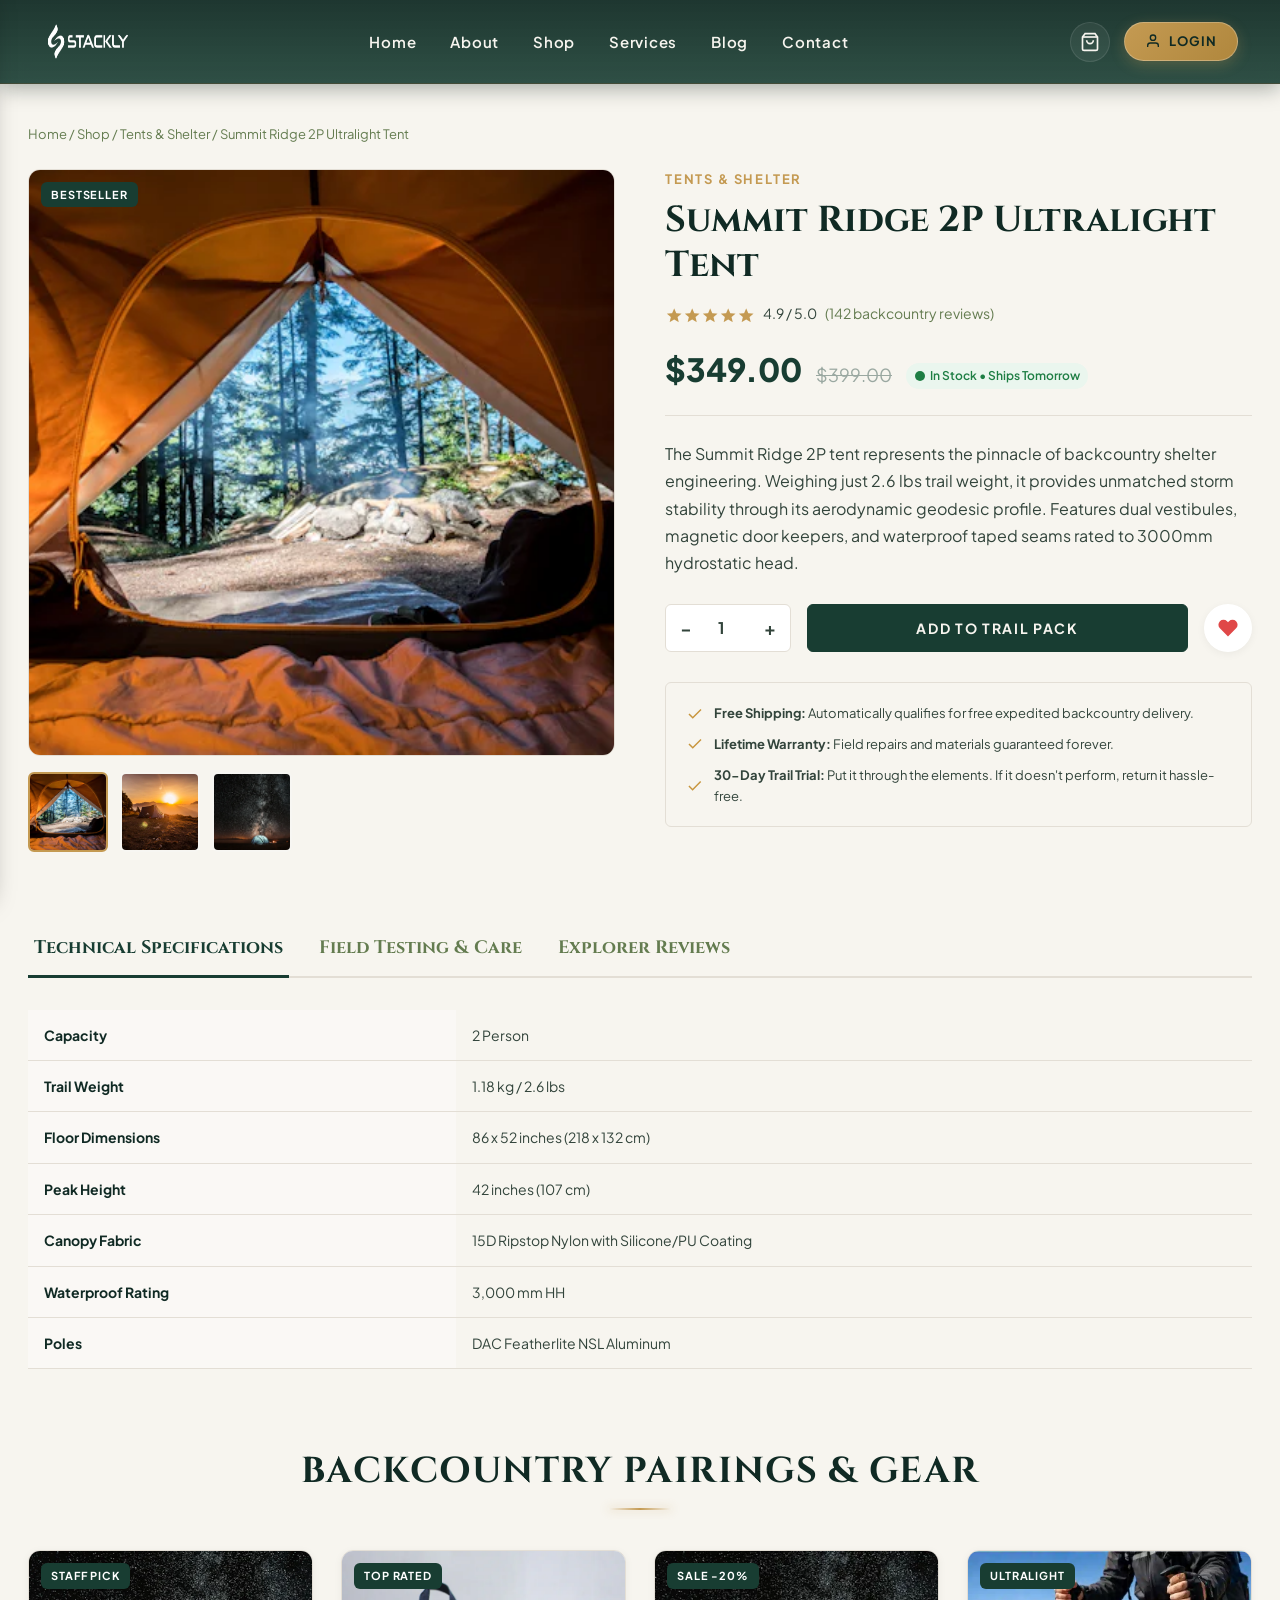
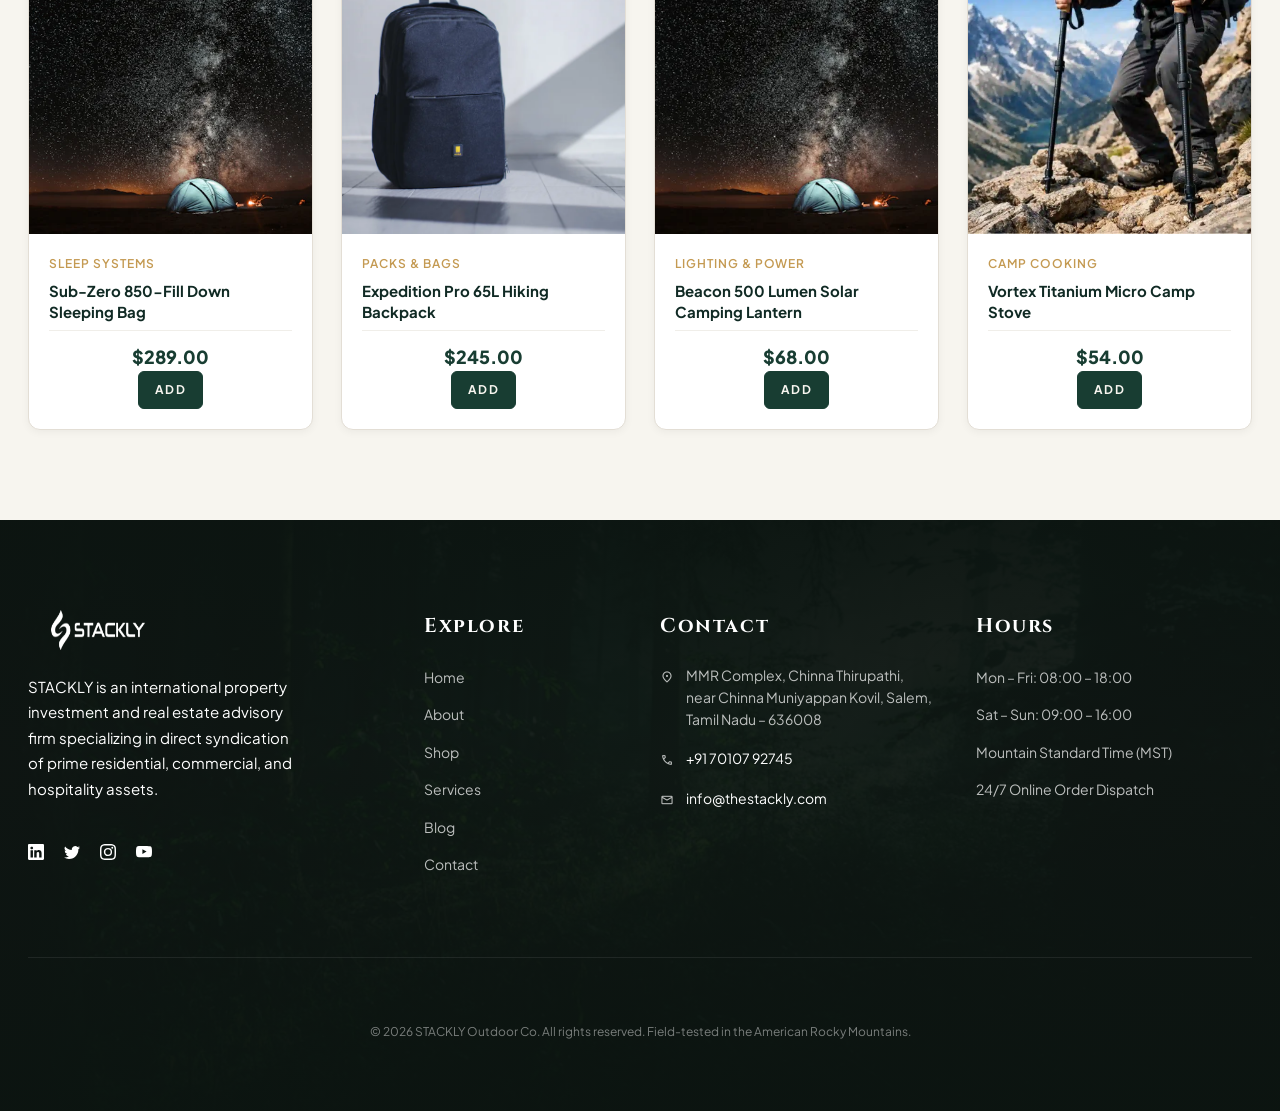
<file: product-details.html>
﻿<!DOCTYPE html>
<html lang="en">
<head>
  <meta charset="UTF-8" />
  <meta name="viewport" content="width=device-width, initial-scale=1.0" />
  <meta name="description" content="Product Details & Technical Specifications &mdash; Stackly Outdoor & Camping Equipment." />
  <meta name="theme-color" content="#143828" />
  <title>Product Details &mdash; STACKLY Outdoor Co.</title>

  <!-- Favicon -->
  <link rel="icon" type="image/svg+xml" href="data:image/svg+xml,<svg xmlns='http://www.w3.org/2000/svg' viewBox='0 0 24 24' fill='%23c8963e'><path d='M12 2L2 22h20L12 2zm0 4.5l6.5 13.5h-13L12 6.5z'/></svg>" />

  <!-- Core Stylesheets -->
  <link rel="stylesheet" href="css/style.css" />
  <link rel="stylesheet" href="css/animations.css" />
  <link rel="stylesheet" href="css/heading-animations.css" />
  <link rel="stylesheet" href="css/preloader.css" />
  <link rel="stylesheet" href="css/navbar-redesign.css" />
  <link rel="stylesheet" href="css/responsive.css" />
  <link rel="stylesheet" href="https://fonts.googleapis.com/css2?family=Material+Symbols+Outlined:opsz,wght,FILL,GRAD@20..48,100..700,0..1,-50..200" />
  <link rel="stylesheet" href="https://fonts.googleapis.com/icon?family=Material+Icons" />

  <style>
    .pdp-section {
      padding-top: calc(var(--header-height) + 40px);
      padding-bottom: 90px;
    }
    .pdp-breadcrumbs {
      font-size: 0.8125rem;
      color: var(--color-text-muted);
      margin-bottom: 24px;
    }
    .pdp-breadcrumbs a:hover {
      color: var(--color-gold);
    }
    .pdp-main-grid {
      display: grid;
      grid-template-columns: 1fr 1fr;
      gap: 50px;
      margin-bottom: 70px;
    }
    .pdp-gallery-wrap {
      position: sticky;
      top: 100px;
    }
    .pdp-main-img-box {
      position: relative;
      background: #f7f6f2;
      border-radius: var(--radius-md);
      overflow: hidden;
      aspect-ratio: 1 / 1;
      border: 1px solid var(--color-border);
      margin-bottom: 16px;
    }
    .pdp-main-img {
      width: 100%;
      height: 100%;
      object-fit: cover;
      transition: transform 0.4s ease;
    }
    .pdp-main-img-box:hover .pdp-main-img {
      transform: scale(1.04);
    }
    .pdp-thumbs-row {
      display: flex;
      gap: 12px;
    }
    .pdp-thumb-btn {
      width: 80px;
      height: 80px;
      border-radius: var(--radius-sm);
      overflow: hidden;
      border: 2px solid transparent;
      background: #f7f6f2;
      transition: border-color 0.2s ease;
    }
    .pdp-thumb-btn.active {
      border-color: var(--color-gold);
    }
    .pdp-thumb-btn img {
      width: 100%;
      height: 100%;
      object-fit: cover;
    }
    .pdp-category-tag {
      font-size: 0.8125rem;
      font-weight: 700;
      color: var(--color-gold);
      text-transform: uppercase;
      letter-spacing: 0.14em;
      margin-bottom: 8px;
    }
    .pdp-title {
      font-family: var(--font-serif);
      font-size: 2.25rem;
      color: var(--color-text-dark);
      line-height: 1.25;
      margin-bottom: 14px;
    }
    .pdp-rating-line {
      display: flex;
      align-items: center;
      gap: 8px;
      font-size: 0.875rem;
      margin-bottom: 20px;
    }
    .pdp-rating-line .stars {
      color: var(--color-gold);
    }
    .pdp-price-box {
      display: flex;
      align-items: baseline;
      gap: 14px;
      margin-bottom: 24px;
      padding-bottom: 20px;
      border-bottom: 1px solid var(--color-border);
    }
    .pdp-curr-price {
      font-size: 2rem;
      font-weight: 800;
      color: var(--color-primary-green);
    }
    .pdp-orig-price {
      font-size: 1.125rem;
      color: #9aa8a1;
      text-decoration: line-through;
    }
    .pdp-desc-lead {
      font-size: 1rem;
      line-height: 1.7;
      color: var(--color-text-body);
      margin-bottom: 28px;
    }
    .pdp-purchase-row {
      display: flex;
      align-items: center;
      gap: 16px;
      margin-bottom: 30px;
    }
    .pdp-qty-stepper {
      display: inline-flex;
      align-items: center;
      border: 1.5px solid var(--color-border);
      border-radius: var(--radius-sm);
      height: 48px;
      background: #ffffff;
    }
    .pdp-qty-stepper button {
      width: 40px;
      height: 100%;
      font-weight: 700;
      font-size: 1.125rem;
    }
    .pdp-qty-stepper input {
      width: 44px;
      text-align: center;
      font-weight: 700;
      border: none;
      outline: none;
    }
    .pdp-btn-add {
      flex-grow: 1;
      height: 48px;
      font-size: 0.875rem;
    }
    .pdp-perks-box {
      background: var(--color-bg-cream);
      border: 1px solid var(--color-border);
      border-radius: var(--radius-sm);
      padding: 20px;
      display: flex;
      flex-direction: column;
      gap: 10px;
      font-size: 0.8125rem;
      color: var(--color-text-body);
    }
    .pdp-perks-box div {
      display: flex;
      align-items: center;
      gap: 10px;
    }
    /* Tabs Layout */
    .pdp-tabs-nav {
      display: flex;
      gap: 24px;
      border-bottom: 2px solid var(--color-border);
      margin-bottom: 32px;
    }
    .pdp-tab-trigger {
      padding: 12px 6px;
      font-family: var(--font-serif);
      font-size: 1.125rem;
      font-weight: 700;
      color: var(--color-text-muted);
      border-bottom: 3px solid transparent;
      margin-bottom: -2px;
      transition: all 0.25s ease;
    }
    .pdp-tab-trigger:hover,
    .pdp-tab-trigger.active {
      color: var(--color-primary-green);
      border-bottom-color: var(--color-primary-green);
    }
    .pdp-tab-pane {
      display: none;
      animation: fadeIn 0.3s ease;
    }
    .pdp-tab-pane.active {
      display: block;
    }
    .specs-table {
      width: 100%;
      border-collapse: collapse;
      font-size: 0.875rem;
    }
    .specs-table tr {
      border-bottom: 1px solid var(--color-border);
    }
    .specs-table td {
      padding: 14px 16px;
    }
    .specs-table td:first-child {
      font-weight: 700;
      color: var(--color-text-dark);
      width: 35%;
      background: #faf8f5;
    }
    @media (max-width: 900px) {
      .pdp-main-grid {
        grid-template-columns: 1fr;
        gap: 36px;
      }
      .pdp-gallery-wrap {
        position: static;
      }
    }
  </style>
</head>
<body>

  <!-- ==========================================================================
       PAGE PRELOADER
       ========================================================================== -->
  <div id="stacklyPreloader" class="stackly-preloader" aria-hidden="true">
    <div class="preloader-inner">
      <div class="preloader-emblem">
        <svg class="preloader-mountain-svg" viewBox="0 0 100 85" fill="none" xmlns="http://www.w3.org/2000/svg">
          <polygon points="50,12 88,72 12,72" stroke="rgba(196,154,82,0.3)" stroke-width="2" fill="none" stroke-linejoin="round"/>
          <path class="peak-path" d="M50 14 L22 68 H78 L50 14Z" stroke="#C49A52" stroke-width="2.5" stroke-linejoin="round" fill="rgba(16,42,36,0.6)"/>
          <path class="peak-crease" d="M50 14 L46 36 L54 52 L50 68" stroke="#C49A52" stroke-width="1.8" stroke-linecap="round"/>
          <path class="peak-snow" d="M42 30 L50 34 L58 30 L50 14 Z" fill="rgba(233,224,206,0.45)"/>
          <circle cx="75" cy="24" r="5" fill="#C49A52" class="preloader-sun"/>
          <circle cx="75" cy="24" r="9" stroke="rgba(196,154,82,0.4)" stroke-width="1" class="preloader-sun-ring"/>
        </svg>
        <div class="preloader-compass-glow"></div>
      </div>
      <div class="preloader-brand-text">STACKLY</div>
      <div class="preloader-sub-text">OUTDOOR &bull; EXPEDITION</div>
      <div class="preloader-progress-wrap">
        <div class="preloader-progress-track">
          <div class="preloader-progress-bar" id="preloaderProgressBar"></div>
        </div>
        <div class="preloader-meta">
          <span class="preloader-status-msg" id="preloaderStatusMsg">Calibrating Altimeter...</span>
          <span class="preloader-percent" id="preloaderPercent">0%</span>
        </div>
      </div>
    </div>
  </div>

  <!-- Header -->
   <header class="site-header" id="siteHeader">
    <div class="header-container">
      
      <!-- Left: Logo -->
      <div class="header-brand">
        <a href="index.html" class="brand-logo" aria-label="Stackly Outdoor Home">
          <img src="assets/images/logo-dark.webp" alt="Stackly Logo" class="logo-img" />
        </a>
      </div>

      <!-- Center: Navigation Links -->
      <nav class="header-nav-center" aria-label="Main Navigation">
        <a href="index.html" class="nav-link">Home</a>
        <a href="about.html" class="nav-link">About</a>
        <a href="shop.html" class="nav-link">Shop</a>
        <a href="services.html" class="nav-link">Services</a>
        <a href="blog.html" class="nav-link">Blog</a>
        <a href="contact.html" class="nav-link">Contact</a>
      </nav>

      <!-- Right: Cart & Login Button -->
      <div class="header-nav-right">
        <!-- Live Search Trigger -->
        <!-- <button type="button" class="header-action-btn search-trigger-btn" aria-label="Search gear">
          <svg width="20" height="20" viewBox="0 0 24 24" fill="none" stroke="currentColor" stroke-width="2"><circle cx="11" cy="11" r="8"></circle><line x1="21" y1="21" x2="16.65" y2="16.65"></line></svg>
        </button> -->

        <!-- Wishlist -->
        <!-- <a href="shop.html?view=wishlist" class="header-action-btn" aria-label="Wishlist items">
          <svg width="20" height="20" viewBox="0 0 24 24" fill="none" stroke="currentColor" stroke-width="2"><path d="M20.84 4.61a5.5 5.5 0 0 0-7.78 0L12 5.67l-1.06-1.06a5.5 5.5 0 0 0-7.78 7.78l1.06 1.06L12 21.23l7.78-7.78 1.06-1.06a5.5 5.5 0 0 0 0-7.78z"></path></svg>
          <span class="count-badge wishlist-count-badge" style="display: none;">0</span>
        </a> -->

        <!-- Shopping Cart Bag -->
        <a href="cart.html" class="header-action-btn cart-trigger-btn" aria-label="Shopping Cart">
          <svg width="20" height="20" viewBox="0 0 24 24" fill="none" stroke="currentColor" stroke-width="2"><path d="M6 2L3 6v14a2 2 0 0 0 2 2h14a2 2 0 0 0 2-2V6l-3-4z"></path><line x1="3" y1="6" x2="21" y2="6"></line><path d="M16 10a4 4 0 0 1-8 0"></path></svg>
          <span class="count-badge cart-count-badge" style="display: none;">0</span>
        </a>

        <!-- Navbar Login Button (Always opens Login page) -->
        <a href="login.html" class="nav-login-btn" id="navbarLoginBtn">
          <svg width="16" height="16" viewBox="0 0 24 24" fill="none" stroke="currentColor" stroke-width="2"><path d="M20 21v-2a4 4 0 0 0-4-4H8a4 4 0 0 0-4 4v2"></path><circle cx="12" cy="7" r="4"></circle></svg>
          <span>Login</span>
        </a>

        <!-- Mobile Hamburger Button -->
        <button class="mobile-menu-btn" id="mobileMenuBtn" aria-label="Open mobile navigation">
          <span></span><span></span><span></span>
        </button>
      </div>

    </div>
  </header>

  <!-- Mobile Drawer Menu -->
<div class="mobile-nav-overlay" id="mobileNavOverlay"></div>
  <aside class="mobile-nav-drawer" id="mobileNavDrawer" aria-label="Mobile Navigation">
    <div class="mobile-nav-header">
      <img src="assets/images/logo-dark.webp" alt="Stackly Logo" class="logo-img" />
      <button type="button" class="close-mobile-nav-btn" id="closeMobileNavBtn" aria-label="Close navigation">&times;</button>
    </div>
    <nav class="mobile-nav-links">
      <a href="index.html"><span>Home</span></a>
      <a href="about.html"><span>About</span></a>
<a href="shop.html"><span>Shop</span></a>
      <a href="services.html"><span>Services</span></a>
      <a href="blog.html"><span>Blog</span></a>
      <a href="contact.html"><span>Contact</span></a>
      <a href="login.html" style="color:var(--color-gold-accent);"><span>Log In</span></a>
    </nav>
  </aside>

  <!-- Main Product Detail View -->
  <main class="section pdp-section">
    <div class="container">
      
      <div class="pdp-breadcrumbs">
        <a href="index.html">Home</a> &sol; <a href="shop.html">Shop</a> &sol; <span id="breadCat">Tents</span> &sol; <span id="breadName">Summit Ridge 2P Ultralight Tent</span>
      </div>

      <div class="pdp-main-grid">
        
        <!-- Left: Gallery -->
        <div class="pdp-gallery-wrap">
          <div class="pdp-main-img-box">
            <span class="product-badge" id="pdpBadge">Bestseller</span>
            <img src="assets/images/products/prod-tent.webp" alt="Product image" id="pdpMainImg" class="pdp-main-img" />
          </div>
          <div class="pdp-thumbs-row" id="pdpThumbsRow">
            <!-- Thumbs injected by JS -->
          </div>
        </div>

        <!-- Right: Purchasing & Information -->
        <div class="pdp-info-wrap">
          <div class="pdp-category-tag" id="pdpCatTag">Tents &amp; Shelter</div>
          <h1 class="pdp-title" id="pdpTitle">Summit Ridge 2P Ultralight Tent</h1>

          <div class="pdp-rating-line">
            <span class="stars"><span class="material-symbols-outlined star-icon">star</span><span class="material-symbols-outlined star-icon">star</span><span class="material-symbols-outlined star-icon">star</span><span class="material-symbols-outlined star-icon">star</span><span class="material-symbols-outlined star-icon">star</span></span>
            <span id="pdpRating">4.9 / 5.0</span>
            <span style="color: var(--color-text-muted);" id="pdpReviewCount">(142 backcountry reviews)</span>
          </div>

          <div class="pdp-price-box">
            <span class="pdp-curr-price" id="pdpPrice">$349.00</span>
            <span class="pdp-orig-price" id="pdpOrigPrice">$399.00</span>
            <span class="stock-status in-stock" id="pdpStockBadge">
              <svg width="12" height="12" viewBox="0 0 24 24" fill="currentColor"><circle cx="12" cy="12" r="10"></circle></svg>
              In Stock &bull; Ships Tomorrow
            </span>
          </div>

          <p class="pdp-desc-lead" id="pdpDesc">
            The Summit Ridge 2P tent represents the pinnacle of backcountry shelter engineering. Weighing just 2.6 lbs trail weight, it provides unmatched storm stability through its aerodynamic geodesic profile.
          </p>

          <div class="pdp-purchase-row">
            <div class="pdp-qty-stepper">
              <button type="button" onclick="const v=document.getElementById('pdpQty'); v.value=Math.max(1, parseInt(v.value)-1);">&minus;</button>
              <input type="number" id="pdpQty" value="1" min="1" max="99" readonly />
              <button type="button" onclick="const v=document.getElementById('pdpQty'); v.value=parseInt(v.value)+1;">&plus;</button>
            </div>
            <button type="button" class="btn btn-primary pdp-btn-add" id="pdpAddBtn">
              Add to Trail Pack
            </button>
            <button type="button" class="wishlist-toggle-btn" id="pdpWishBtn" style="position: static; width: 48px; height: 48px;" aria-label="Save to Wishlist">
              <svg width="22" height="22" viewBox="0 0 24 24" fill="currentColor"><path d="M20.84 4.61a5.5 5.5 0 0 0-7.78 0L12 5.67l-1.06-1.06a5.5 5.5 0 0 0-7.78 7.78l1.06 1.06L12 21.23l7.78-7.78 1.06-1.06a5.5 5.5 0 0 0 0-7.78z"></path></svg>
            </button>
          </div>

          <!-- Trust Callouts -->
          <div class="pdp-perks-box">
            <div>
              <svg width="18" height="18" viewBox="0 0 24 24" fill="none" stroke="#c8963e" stroke-width="2"><polyline points="20 6 9 17 4 12"></polyline></svg>
              <span><strong>Free Shipping:</strong> Automatically qualifies for free expedited backcountry delivery.</span>
            </div>
            <div>
              <svg width="18" height="18" viewBox="0 0 24 24" fill="none" stroke="#c8963e" stroke-width="2"><polyline points="20 6 9 17 4 12"></polyline></svg>
              <span><strong>Lifetime Warranty:</strong> Field repairs and materials guaranteed forever.</span>
            </div>
            <div>
              <svg width="18" height="18" viewBox="0 0 24 24" fill="none" stroke="#c8963e" stroke-width="2"><polyline points="20 6 9 17 4 12"></polyline></svg>
              <span><strong>30-Day Trail Trial:</strong> Put it through the elements. If it doesn't perform, return it hassle-free.</span>
            </div>
          </div>

        </div>

      </div>

      <!-- Tabbed Specifications & Reviews -->
      <div class="pdp-tabs-wrap">
        <div class="pdp-tabs-nav">
          <button type="button" class="pdp-tab-trigger active" data-tab="tab-specs">Technical Specifications</button>
          <button type="button" class="pdp-tab-trigger" data-tab="tab-testing">Field Testing &amp; Care</button>
          <button type="button" class="pdp-tab-trigger" data-tab="tab-reviews">Explorer Reviews</button>
        </div>

        <!-- Tab 1: Specs -->
        <div class="pdp-tab-pane active" id="tab-specs">
          <table class="specs-table" id="pdpSpecsTable">
            <!-- Injected by JS -->
          </table>
        </div>

        <!-- Tab 2: Testing & Care -->
        <div class="pdp-tab-pane" id="tab-testing">
          <div style="background: #ffffff; padding: 30px; border-radius: var(--radius-md); border: 1px solid var(--color-border); line-height: 1.7;">
            <h3 style="font-family: var(--font-serif); margin-bottom: 12px; color: var(--color-primary-green);">Field Tested in the High Rockies</h3>
            <p style="margin-bottom: 16px;">
              Our design team logged over 180 trail nights with this prototype across the Wind River Range, Olympic Peninsula, and Zion backcountry before finalizing production. Every seam has been heat-taped with polyurethane film to ensure complete hydrostatic impermeability in driving sleet.
            </p>
            <h4 style="font-size: 0.9375rem; font-weight: 700; margin-bottom: 8px;">Cleaning &amp; Maintenance:</h4>
            <p>
              Rinse with lukewarm water and mild technical wash (such as Nikwax). Never machine dry or expose to direct flame. Store uncompressed in the breathable mesh storage sack provided.
            </p>
          </div>
        </div>

        <!-- Tab 3: Reviews -->
        <div class="pdp-tab-pane" id="tab-reviews">
          <div style="background: #ffffff; padding: 32px; border-radius: var(--radius-md); border: 1px solid var(--color-border);">
            <div style="display: flex; justify-content: space-between; align-items: center; margin-bottom: 24px;">
              <div>
                <h3 style="font-family: var(--font-serif); margin-bottom: 4px;">Verified Explorer Reviews</h3>
                <span style="font-size: 0.875rem; color: var(--color-text-muted);">Real feedback from hikers and mountaineers on the trail</span>
              </div>
              <button type="button" class="btn btn-outline btn-sm" onclick="alert('Review submission form will open. In this simulation, reviews are auto-moderated.')">Write a Trail Review</button>
            </div>
            
            <div class="testimonials-row" style="grid-template-columns: repeat(2, 1fr);">
              <div class="testimonial-card">
                <div class="test-stars"><span class="material-symbols-outlined star-icon">star</span><span class="material-symbols-outlined star-icon">star</span><span class="material-symbols-outlined star-icon">star</span><span class="material-symbols-outlined star-icon">star</span><span class="material-symbols-outlined star-icon">star</span></div>
                <p class="test-quote">"Unbelievably light in the pack. Pitching takes less than 3 minutes even alone in high winds. Kept bone dry through 14 hours of continuous rain."</p>
                <div class="test-name">David L. &bull; Verified Appalachian Thru-Hiker</div>
              </div>
              <div class="testimonial-card">
                <div class="test-stars"><span class="material-symbols-outlined star-icon">star</span><span class="material-symbols-outlined star-icon">star</span><span class="material-symbols-outlined star-icon">star</span><span class="material-symbols-outlined star-icon">star</span><span class="material-symbols-outlined star-icon">star</span></div>
                <p class="test-quote">"The craftsmanship is second to none. The aluminum poles feel virtually unbreakable. Truly gear made for when it actually matters."</p>
                <div class="test-name">Karen S. &bull; Verified Alpine Mountaineer</div>
              </div>
            </div>
          </div>
        </div>

      </div>

      <!-- Related Gear Section -->
      <div style="margin-top: 80px;">
        <h2 class="section-title-serif" style="text-align: center; margin-bottom: 40px;">Backcountry Pairings &amp; Gear</h2>
        <div class="products-grid" id="pdpRelatedGrid">
          <!-- Populated by JS -->
        </div>
      </div>

    </div>
  </main>

  <!-- Cart View is now on cart.html. No drawer is rendered on this page. -->

  <!-- Footer -->
 <footer class="site-footer" id="siteFooter">

    <!-- Misty Forest Background Image -->
    <img src="assets/images/banners/footer-misty-forest.webp" alt="Misty pine forest landscape" class="footer-forest-bg" loading="lazy" />
    <div class="footer-overlay-gradient"></div>

    <div class="container footer-content-wrap">
      
      <!-- 4 Columns matching Reference Footer -->
      <div class="footer-columns-grid">
        
         <div class="footer-brand">
          <a href="index.html" class="nav-logo">
            <img src="./assets/images/logo-dark.webp" alt="STACKLY Logo" class="footer-logo" />
          </a>
          <p>
            STACKLY is an international property investment and real estate advisory firm specializing in direct syndication of prime residential, commercial, and hospitality assets.
          </p>
          <div class="social-links">
            <a href="404.html" class="social-icon-btn" aria-label="LinkedIn Profile">
              <span class="material-symbols-outlined"><svg xmlns="http://www.w3.org/2000/svg" width="16" height="16" fill="currentColor" class="bi bi-linkedin" viewBox="0 0 16 16">
  <path d="M0 1.146C0 .513.526 0 1.175 0h13.65C15.474 0 16 .513 16 1.146v13.708c0 .633-.526 1.146-1.175 1.146H1.175C.526 16 0 15.487 0 14.854zm4.943 12.248V6.169H2.542v7.225zm-1.2-8.212c.837 0 1.358-.554 1.358-1.248-.015-.709-.52-1.248-1.342-1.248S2.4 3.226 2.4 3.934c0 .694.521 1.248 1.327 1.248zm4.908 8.212V9.359c0-.216.016-.432.08-.586.173-.431.568-.878 1.232-.878.869 0 1.216.662 1.216 1.634v3.865h2.401V9.25c0-2.22-1.184-3.252-2.764-3.252-1.274 0-1.845.7-2.165 1.193v.025h-.016l.016-.025V6.169h-2.4c.03.678 0 7.225 0 7.225z"/>
</svg></span>
            </a>
            <a href="404.html" class="social-icon-btn" aria-label="X (Twitter) Profile">
              <span class="material-symbols-outlined"><svg xmlns="http://www.w3.org/2000/svg" width="16" height="16" fill="currentColor" class="bi bi-twitter" viewBox="0 0 16 16">
  <path d="M5.026 15c6.038 0 9.341-5.003 9.341-9.334q.002-.211-.006-.422A6.7 6.7 0 0 0 16 3.542a6.7 6.7 0 0 1-1.889.518 3.3 3.3 0 0 0 1.447-1.817 6.5 6.5 0 0 1-2.087.793A3.286 3.286 0 0 0 7.875 6.03a9.32 9.32 0 0 1-6.767-3.429 3.29 3.29 0 0 0 1.018 4.382A3.3 3.3 0 0 1 .64 6.575v.045a3.29 3.29 0 0 0 2.632 3.218 3.2 3.2 0 0 1-.865.115 3 3 0 0 1-.614-.057 3.28 3.28 0 0 0 3.067 2.277A6.6 6.6 0 0 1 .78 13.58a6 6 0 0 1-.78-.045A9.34 9.34 0 0 0 5.026 15"/>
</svg></span>
            </a>
            <a href="404.html" class="social-icon-btn" aria-label="Instagram Profile">
              <span class="material-symbols-outlined"><svg xmlns="http://www.w3.org/2000/svg" width="16" height="16" fill="currentColor" class="bi bi-instagram" viewBox="0 0 16 16">
  <path d="M8 0C5.829 0 5.556.01 4.703.048 3.85.088 3.269.222 2.76.42a3.9 3.9 0 0 0-1.417.923A3.9 3.9 0 0 0 .42 2.76C.222 3.268.087 3.85.048 4.7.01 5.555 0 5.827 0 8.001c0 2.172.01 2.444.048 3.297.04.852.174 1.433.372 1.942.205.526.478.972.923 1.417.444.445.89.719 1.416.923.51.198 1.09.333 1.942.372C5.555 15.99 5.827 16 8 16s2.444-.01 3.298-.048c.851-.04 1.434-.174 1.943-.372a3.9 3.9 0 0 0 1.416-.923c.445-.445.718-.891.923-1.417.197-.509.332-1.09.372-1.942C15.99 10.445 16 10.173 16 8s-.01-2.445-.048-3.299c-.04-.851-.175-1.433-.372-1.941a3.9 3.9 0 0 0-.923-1.417A3.9 3.9 0 0 0 13.24.42c-.51-.198-1.092-.333-1.943-.372C10.443.01 10.172 0 7.998 0zm-.717 1.442h.718c2.136 0 2.389.007 3.232.046.78.035 1.204.166 1.486.275.373.145.64.319.92.599s.453.546.598.92c.11.281.24.705.275 1.485.039.843.047 1.096.047 3.231s-.008 2.389-.047 3.232c-.035.78-.166 1.203-.275 1.485a2.5 2.5 0 0 1-.599.919c-.28.28-.546.453-.92.598-.28.11-.704.24-1.485.276-.843.038-1.096.047-3.232.047s-2.39-.009-3.233-.047c-.78-.036-1.203-.166-1.485-.276a2.5 2.5 0 0 1-.92-.598 2.5 2.5 0 0 1-.6-.92c-.109-.281-.24-.705-.275-1.485-.038-.843-.046-1.096-.046-3.233s.008-2.388.046-3.231c.036-.78.166-1.204.276-1.486.145-.373.319-.64.599-.92s.546-.453.92-.598c.282-.11.705-.24 1.485-.276.738-.034 1.024-.044 2.515-.045zm4.988 1.328a.96.96 0 1 0 0 1.92.96.96 0 0 0 0-1.92m-4.27 1.122a4.109 4.109 0 1 0 0 8.217 4.109 4.109 0 0 0 0-8.217m0 1.441a2.667 2.667 0 1 1 0 5.334 2.667 2.667 0 0 1 0-5.334"/>
</svg></span>
            </a>
            <a href="404.html" class="social-icon-btn" aria-label="YouTube Channel">
              <span class="material-symbols-outlined"><svg xmlns="http://www.w3.org/2000/svg" width="16" height="16" fill="currentColor" class="bi bi-youtube" viewBox="0 0 16 16">
  <path d="M8.051 1.999h.089c.822.003 4.987.033 6.11.335a2.01 2.01 0 0 1 1.415 1.42c.101.38.172.883.22 1.402l.01.104.022.26.008.104c.065.914.073 1.77.074 1.957v.075c-.001.194-.01 1.108-.082 2.06l-.008.105-.009.104c-.05.572-.124 1.14-.235 1.558a2.01 2.01 0 0 1-1.415 1.42c-1.16.312-5.569.334-6.18.335h-.142c-.309 0-1.587-.006-2.927-.052l-.17-.006-.087-.004-.171-.007-.171-.007c-1.11-.049-2.167-.128-2.654-.26a2.01 2.01 0 0 1-1.415-1.419c-.111-.417-.185-.986-.235-1.558L.09 9.82l-.008-.104A31 31 0 0 1 0 7.68v-.123c.002-.215.01-.958.064-1.778l.007-.103.003-.052.008-.104.022-.26.01-.104c.048-.519.119-1.023.22-1.402a2.01 2.01 0 0 1 1.415-1.42c.487-.13 1.544-.21 2.654-.26l.17-.007.172-.006.086-.003.171-.007A100 100 0 0 1 7.858 2zM6.4 5.209v4.818l4.157-2.408z"/>
</svg></span>
            </a>
          </div>
        </div>

        <!-- Col 1: Explore -->
        <div class="footer-col abouve-screens-footer">
          <h3 class="footer-col-title">Explore</h3>
          <ul class="footer-col-list">
            <li><a href="index.html">Home</a></li>
            <li><a href="about.html">About</a></li>
<li><a href="shop.html">Shop</a></li>            <li><a href="services.html">Services</a></li>
            <li><a href="blog.html">Blog</a></li>
            <li><a href="contact.html">Contact</a></li>
          </ul>
        </div>

        <!-- Col 2: Contact -->
       <div class="footer-col">
    <h3 class="footer-col-title">Contact</h3>

    <ul class="footer-col-list contact-list">

        <!-- Address -->
        <li>
            <span class="material-symbols-outlined contact-icon">
                location_on
            </span>
            <span>
                MMR Complex, Chinna Thirupathi,
                <br />
                near Chinna Muniyappan Kovil,
                Salem, Tamil Nadu – 636008
            </span>
        </li>

        <!-- Phone -->
        <li>
            <span class="material-symbols-outlined contact-icon">
                call
            </span>
            <a href="#">
                +91 70107 92745
            </a>
        </li>

        <!-- Email -->
        <li>
            <span class="material-symbols-outlined contact-icon">
                mail
            </span>
            <a href="#">
                info@thestackly.com
            </a>
        </li>

    </ul>
</div>

        <!-- Col 3: Hours -->
        <div class="footer-col">
          <h3 class="footer-col-title">Hours</h3>
          <ul class="footer-col-list">
            <li><span>Mon &ndash; Fri: 08:00 &ndash; 18:00</span></li>
            <li><span>Sat &ndash; Sun: 09:00 &ndash; 16:00</span></li>
            <li><span>Mountain Standard Time (MST)</span></li>
            <li><span>24/7 Online Order Dispatch</span></li>
          </ul>
        </div>

        <!-- Col 4: Follow -->
        <!-- <div class="footer-col">
          <h3 class="footer-col-title">Follow</h3>
          <ul class="footer-col-list">
            <li><a href="404.html" target="_blank" rel="noopener">Instagram</a></li>
            <li><a href="404.html" target="_blank" rel="noopener">Facebook</a></li>
            <li><a href="404.html" target="_blank" rel="noopener">YouTube</a></li>
            <li><a href="404.html" target="_blank" rel="noopener">Twitter</a></li>
          </ul>
        </div> -->

      </div>

      <!-- Massive [STACKLY] Brand Watermark at Footer Bottom -->
      <div class="footer-brand-watermark">
        <p class="footer-copyright-note">
          &copy; 2026 STACKLY Outdoor Co. All rights reserved. Field-tested in the American Rocky Mountains.
        </p>
      </div>

    </div>
  </footer>

  <!-- Scripts -->
  <script src="js/products.js"></script>
  <script src="js/cart.js"></script>
  <script src="js/dashboard-data.js"></script>
  <script src="js/auth.js"></script>
  <script src="js/search.js"></script>
  <script src="js/validation.js"></script>
  <script src="js/main.js"></script>
  <script src="js/preloader.js"></script>

  <!-- PDP Controller -->
  <script>
    document.addEventListener("DOMContentLoaded", () => {
      const urlParams = new URLSearchParams(window.location.search);
      const prodId = urlParams.get("id") || "prod-1";
      const product = typeof getProductById === "function" ? getProductById(prodId) : null;

      if (!product) {
        window.location.href = "shop.html";
        return;
      }

      // Populate PDP details
      document.title = `${product.name} &mdash; STACKLY Outdoor Co.`;
      document.getElementById("breadCat").textContent = product.categoryLabel;
      document.getElementById("breadName").textContent = product.name;
      document.getElementById("pdpCatTag").textContent = product.categoryLabel;
      document.getElementById("pdpTitle").textContent = product.name;
      document.getElementById("pdpBadge").textContent = product.badge;
      document.getElementById("pdpMainImg").src = product.image;
      document.getElementById("pdpMainImg").alt = product.name;
      document.getElementById("pdpPrice").textContent = `$${product.price.toFixed(2)}`;
      if (product.originalPrice) {
        document.getElementById("pdpOrigPrice").textContent = `$${product.originalPrice.toFixed(2)}`;
      } else {
        document.getElementById("pdpOrigPrice").style.display = "none";
      }
      document.getElementById("pdpRating").textContent = `${product.rating} / 5.0`;
      document.getElementById("pdpReviewCount").textContent = `(${product.reviewCount} backcountry reviews)`;
      document.getElementById("pdpDesc").textContent = product.description;

      // Wishlist button state
      const wishBtn = document.getElementById("pdpWishBtn");
      wishBtn.setAttribute("data-id", product.id);
      if (window.stacklyApp && window.stacklyApp.isWishlisted(product.id)) {
        wishBtn.classList.add("active");
      }

      // Add to cart button
      document.getElementById("pdpAddBtn").addEventListener("click", () => {
        const qty = parseInt(document.getElementById("pdpQty").value, 10) || 1;
        window.stacklyCart.addItem(product.id, qty);
      });

      // Gallery thumbnails
      const thumbsContainer = document.getElementById("pdpThumbsRow");
      const gallery = product.gallery || [product.image];
      thumbsContainer.innerHTML = gallery.map((imgSrc, idx) => `
        <button type="button" class="pdp-thumb-btn ${idx === 0 ? 'active' : ''}" onclick="document.getElementById('pdpMainImg').src='${imgSrc}'; document.querySelectorAll('.pdp-thumb-btn').forEach(b => b.classList.remove('active')); this.classList.add('active');">
          <img src="${imgSrc}" alt="Product view" />
        </button>
      `).join("");

      // Specs Table
      const specsTable = document.getElementById("pdpSpecsTable");
      specsTable.innerHTML = Object.entries(product.specs || {}).map(([label, val]) => `
        <tr>
          <td>${label}</td>
          <td>${val}</td>
        </tr>
      `).join("");

      // Tabs switcher
      document.querySelectorAll(".pdp-tab-trigger").forEach(btn => {
        btn.addEventListener("click", () => {
          document.querySelectorAll(".pdp-tab-trigger").forEach(b => b.classList.remove("active"));
          document.querySelectorAll(".pdp-tab-pane").forEach(p => p.classList.remove("active"));
          btn.classList.add("active");
          const target = btn.getAttribute("data-tab");
          const pane = document.getElementById(target);
          if (pane) pane.classList.add("active");
        });
      });

      // Related Gear
      const relatedGrid = document.getElementById("pdpRelatedGrid");
      if (relatedGrid) {
        const related = (typeof getAllProducts === "function" ? getAllProducts() : [])
          .filter(p => p.id !== product.id)
          .slice(0, 4);

        relatedGrid.innerHTML = related.map(p => `
          <div class="product-card" data-id="${p.id}">
            <div class="product-card-top">
              <span class="product-badge">${p.badge}</span>
              <a href="product-details.html?id=${p.id}" class="product-img-wrap">
                <img src="${p.image}" alt="${p.name}" class="product-thumb" loading="lazy" />
              </a>
            </div>
            <div class="product-card-info">
              <span class="product-cat-name">${p.categoryLabel}</span>
              <h3 class="product-title">
                <a href="product-details.html?id=${p.id}">${p.name}</a>
              </h3>
              <div class="product-price-row">
                <span class="curr-price">$${p.price.toFixed(2)}</span>
                <button type="button" class="btn btn-primary btn-sm" onclick="window.stacklyCart.addItem('${p.id}', 1)">Add</button>
              </div>
            </div>
          </div>
        `).join("");
      }
    });
  </script>

</body>
</html>
</file>
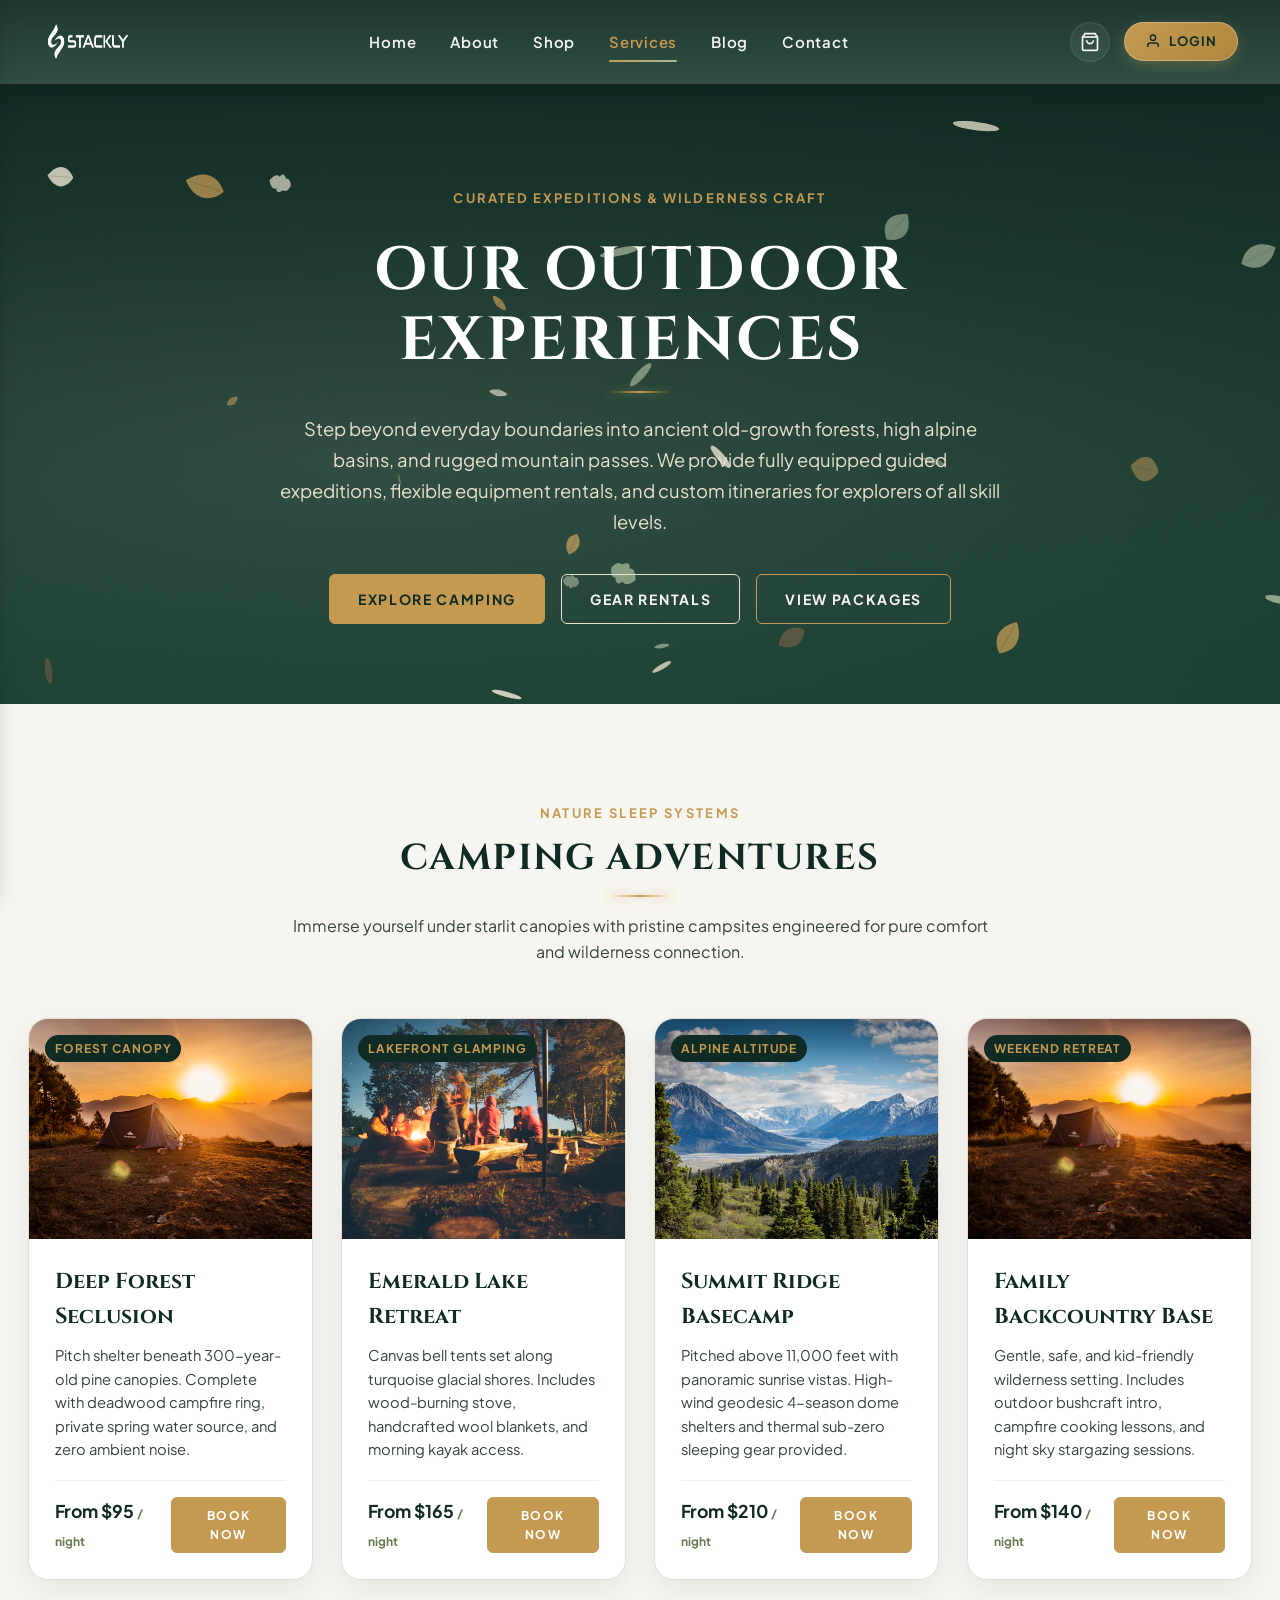
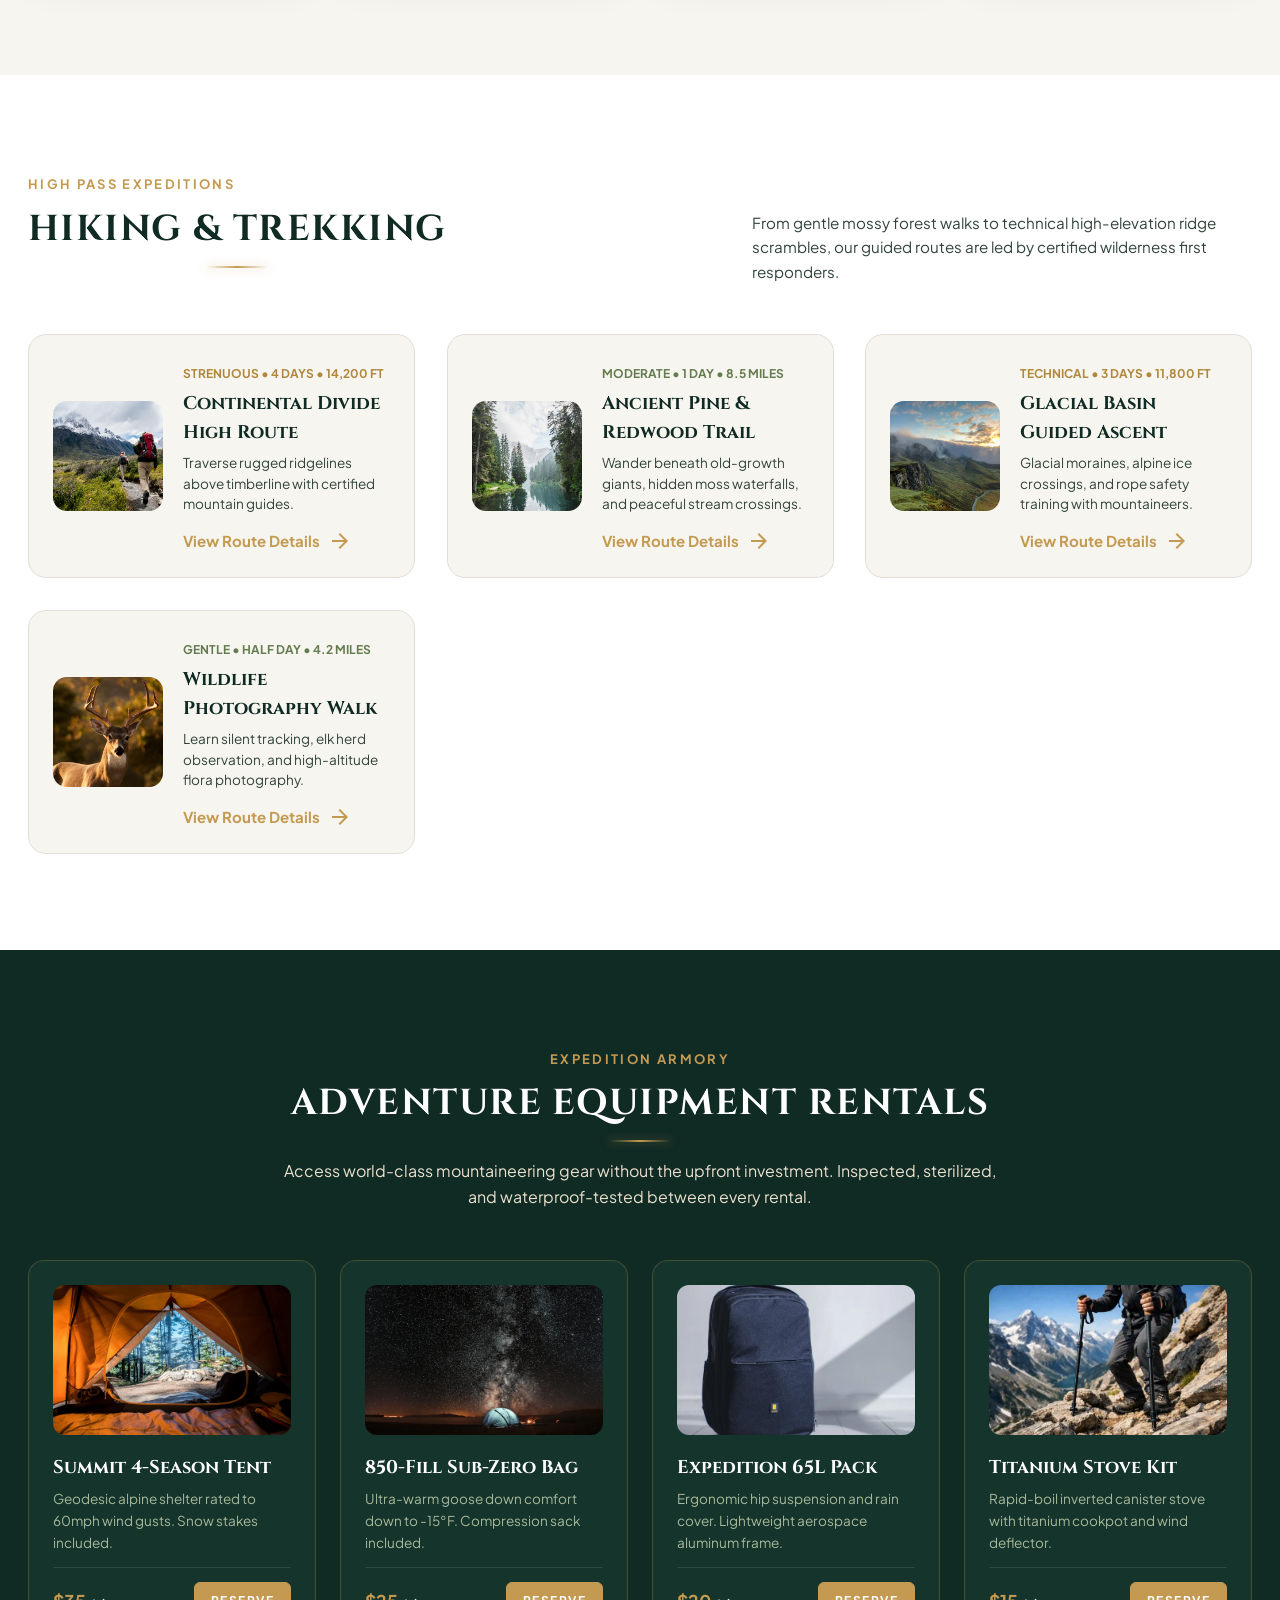
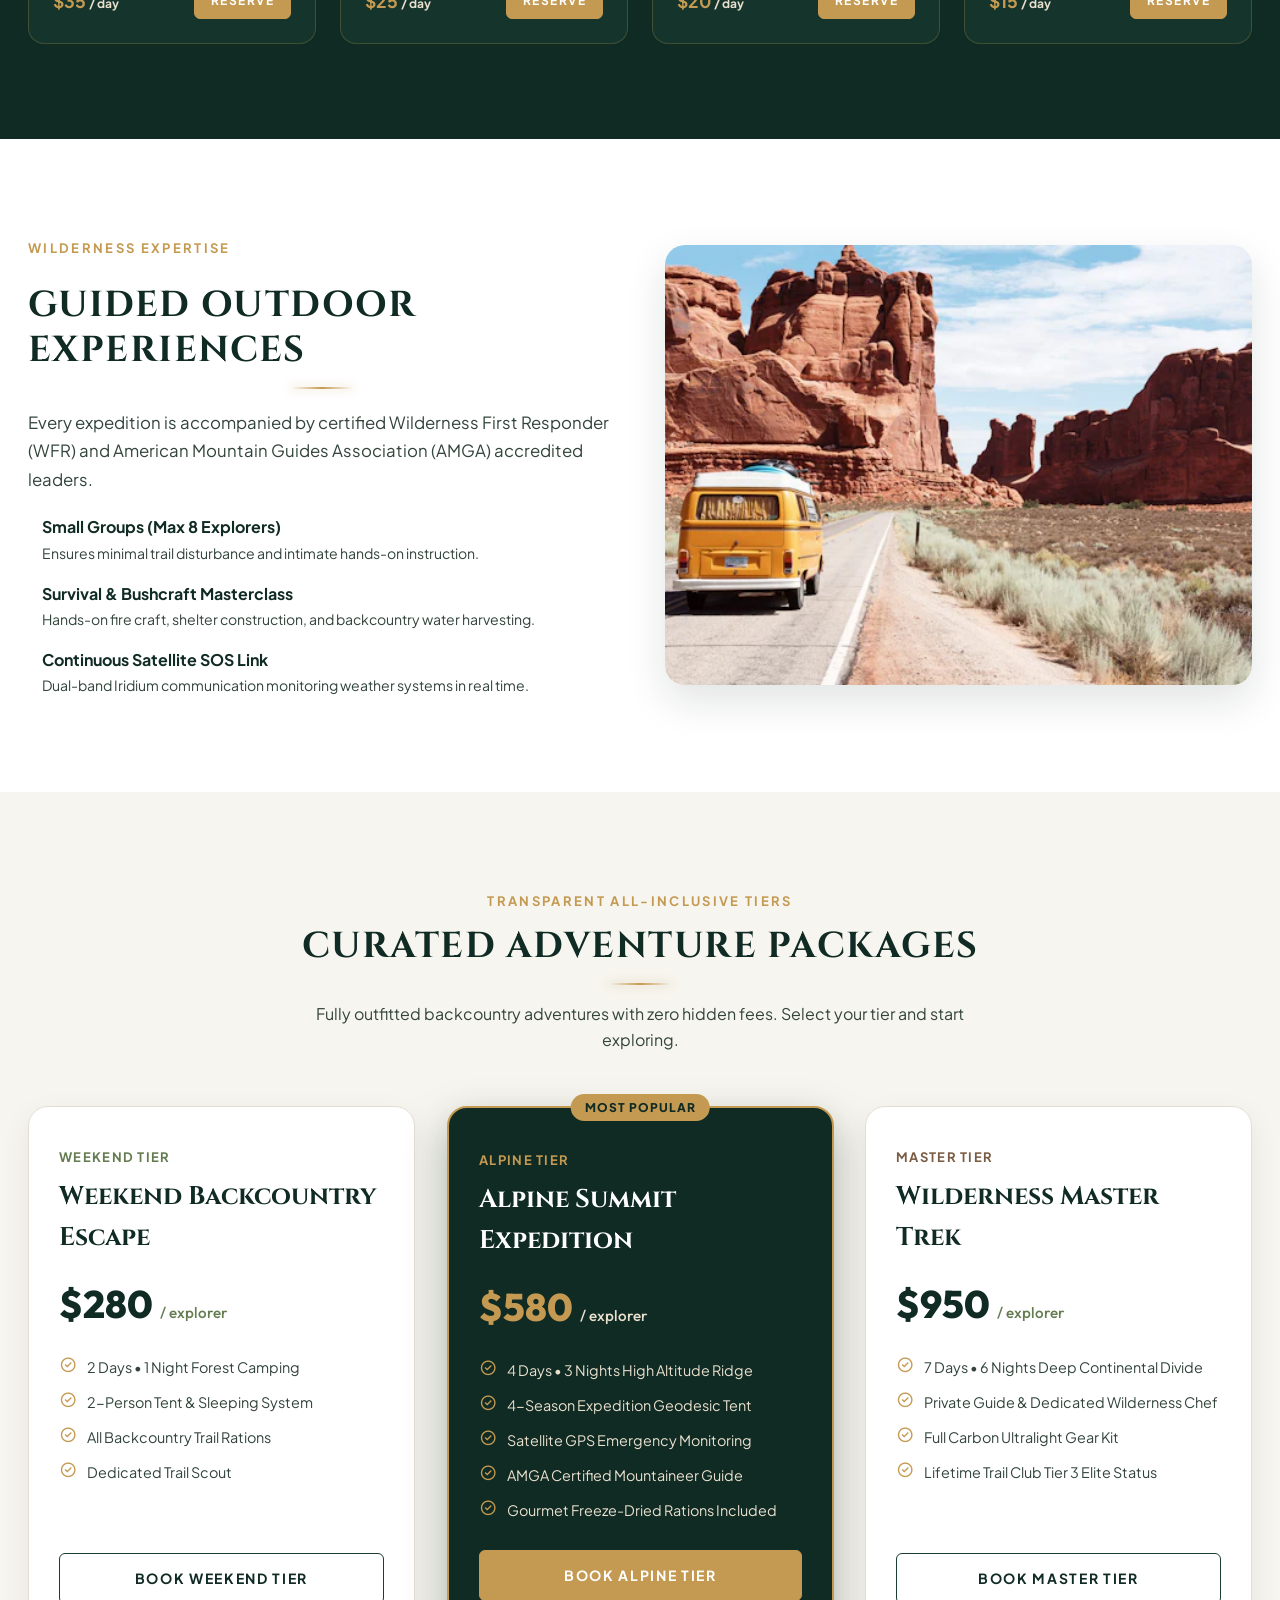
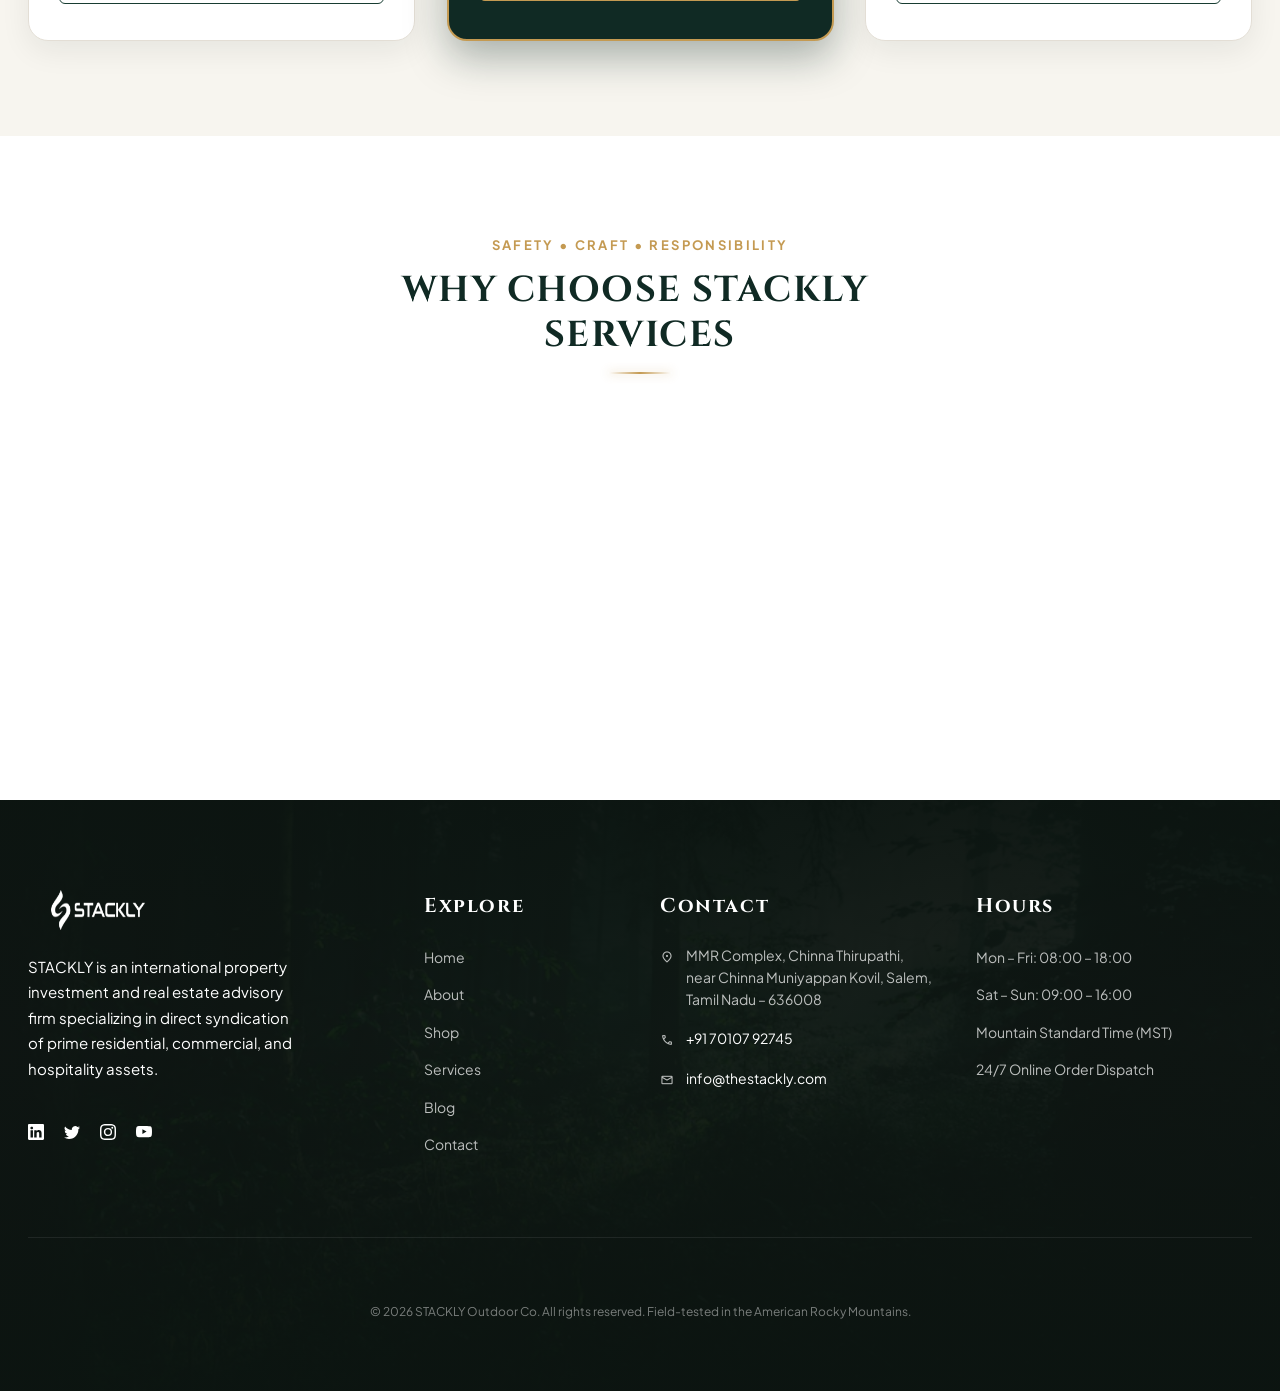
<file: services.html>
﻿<!DOCTYPE html>
<html lang="en">
<head>
  <meta charset="UTF-8" />
  <meta name="viewport" content="width=device-width, initial-scale=1.0" />
  <meta name="description" content="Stackly Outdoor Services - Guided Camping, Alpine Trekking, Backcountry Equipment Rentals, and Curated Mountain Packages." />
  <meta name="theme-color" content="#102A24" />
  <title>Outdoor Services &amp; Expeditions &mdash; STACKLY</title>

  <!-- Favicon -->
  <link rel="icon" type="image/svg+xml" href="data:image/svg+xml,<svg xmlns='http://www.w3.org/2000/svg' viewBox='0 0 24 24' fill='%23C49A52'><path d='M12 2L2 22h20L12 2zm0 4.5l6.5 13.5h-13L12 6.5z'/></svg>" />

  <!-- Core & Enhancement Stylesheets -->
  <link rel="stylesheet" href="css/style.css" />
  <link rel="stylesheet" href="css/animations.css" />
  <link rel="stylesheet" href="css/heading-animations.css" />
  <link rel="stylesheet" href="css/preloader.css" />
  <link rel="stylesheet" href="css/navbar-redesign.css" />
  <link rel="stylesheet" href="css/nature-effects.css" />
  <link rel="stylesheet" href="css/responsive.css" />
  <link rel="stylesheet" href="https://fonts.googleapis.com/css2?family=Material+Symbols+Outlined:opsz,wght,FILL,GRAD@20..48,100..700,0..1,-50..200" />
  <link rel="stylesheet" href="https://fonts.googleapis.com/icon?family=Material+Icons" />
</head>
<body>

  <!-- ==========================================================================
       PAGE PRELOADER
       ========================================================================== -->
  <div id="stacklyPreloader" class="stackly-preloader" aria-hidden="true">
    <div class="preloader-inner">
      <div class="preloader-emblem">
        <svg class="preloader-mountain-svg" viewBox="0 0 100 85" fill="none" xmlns="http://www.w3.org/2000/svg">
          <polygon points="50,12 88,72 12,72" stroke="rgba(196,154,82,0.3)" stroke-width="2" fill="none" stroke-linejoin="round"/>
          <path class="peak-path" d="M50 14 L22 68 H78 L50 14Z" stroke="#C49A52" stroke-width="2.5" stroke-linejoin="round" fill="rgba(16,42,36,0.6)"/>
          <path class="peak-crease" d="M50 14 L46 36 L54 52 L50 68" stroke="#C49A52" stroke-width="1.8" stroke-linecap="round"/>
          <path class="peak-snow" d="M42 30 L50 34 L58 30 L50 14 Z" fill="rgba(233,224,206,0.45)"/>
          <circle cx="75" cy="24" r="5" fill="#C49A52" class="preloader-sun"/>
          <circle cx="75" cy="24" r="9" stroke="rgba(196,154,82,0.4)" stroke-width="1" class="preloader-sun-ring"/>
        </svg>
        <div class="preloader-compass-glow"></div>
      </div>
      <div class="preloader-brand-text">STACKLY</div>
      <div class="preloader-sub-text">OUTDOOR &bull; EXPEDITION</div>
      <div class="preloader-progress-wrap">
        <div class="preloader-progress-track">
          <div class="preloader-progress-bar" id="preloaderProgressBar"></div>
        </div>
        <div class="preloader-meta">
          <span class="preloader-status-msg" id="preloaderStatusMsg">Calibrating Altimeter...</span>
          <span class="preloader-percent" id="preloaderPercent">0%</span>
        </div>
      </div>
    </div>
  </div>

  <!-- ==========================================================================
       SITE HEADER & NAVBAR (Premium Nature Redesign)
       ========================================================================== -->
  <header class="site-header" id="siteHeader">
    <div class="header-container">
      
      <!-- Left: Logo -->
      <div class="header-brand">
        <a href="index.html" class="brand-logo" aria-label="Stackly Outdoor Home">
          <img src="assets/images/logo-dark.webp" alt="Stackly Logo" class="logo-img" />
        </a>
      </div>

      <!-- Center: Navigation Links -->
      <nav class="header-nav-center" aria-label="Main Navigation">
        <a href="index.html" class="nav-link">Home</a>
        <a href="about.html" class="nav-link">About</a>
        <a href="shop.html" class="nav-link">Shop</a>
        <a href="services.html" class="nav-link active">Services</a>
        <a href="blog.html" class="nav-link">Blog</a>
        <a href="contact.html" class="nav-link">Contact</a>
      </nav>

      <!-- Right: Cart & Login Button -->
      <div class="header-nav-right">
        <!-- Live Search Trigger -->
        <!-- <button type="button" class="header-action-btn search-trigger-btn" aria-label="Search gear">
          <svg width="20" height="20" viewBox="0 0 24 24" fill="none" stroke="currentColor" stroke-width="2"><circle cx="11" cy="11" r="8"></circle><line x1="21" y1="21" x2="16.65" y2="16.65"></line></svg>
        </button> -->

        <!-- Wishlist -->
        <!-- <a href="shop.html?view=wishlist" class="header-action-btn" aria-label="Wishlist items">
          <svg width="20" height="20" viewBox="0 0 24 24" fill="none" stroke="currentColor" stroke-width="2"><path d="M20.84 4.61a5.5 5.5 0 0 0-7.78 0L12 5.67l-1.06-1.06a5.5 5.5 0 0 0-7.78 7.78l1.06 1.06L12 21.23l7.78-7.78 1.06-1.06a5.5 5.5 0 0 0 0-7.78z"></path></svg>
          <span class="count-badge wishlist-count-badge" style="display: none;">0</span>
        </a> -->

        <!-- Shopping Cart Bag -->
        <button type="button" class="header-action-btn cart-trigger-btn" aria-label="Shopping Cart">
          <svg width="20" height="20" viewBox="0 0 24 24" fill="none" stroke="currentColor" stroke-width="2"><path d="M6 2L3 6v14a2 2 0 0 0 2 2h14a2 2 0 0 0 2-2V6l-3-4z"></path><line x1="3" y1="6" x2="21" y2="6"></line><path d="M16 10a4 4 0 0 1-8 0"></path></svg>
          <span class="count-badge cart-count-badge" style="display: none;">0</span>
        </button>

        <!-- Navbar Login Button (Always opens Login page) -->
        <a href="login.html" class="nav-login-btn" id="navbarLoginBtn">
          <svg width="16" height="16" viewBox="0 0 24 24" fill="none" stroke="currentColor" stroke-width="2"><path d="M20 21v-2a4 4 0 0 0-4-4H8a4 4 0 0 0-4 4v2"></path><circle cx="12" cy="7" r="4"></circle></svg>
          <span>Login</span>
        </a>

        <!-- Mobile Hamburger Button -->
        <button class="mobile-menu-btn" id="mobileMenuBtn" aria-label="Open mobile navigation">
          <span></span><span></span><span></span>
        </button>
      </div>

    </div>
  </header>

  <!-- Mobile Navigation Drawer -->
  <div class="mobile-nav-overlay" id="mobileNavOverlay"></div>
  <aside class="mobile-nav-drawer" id="mobileNavDrawer" aria-label="Mobile Navigation">
    <div class="mobile-nav-header">
      <img src="assets/images/logo-dark.webp" alt="Stackly Logo" class="logo-img" />
      <button type="button" class="close-mobile-nav-btn" id="closeMobileNavBtn" aria-label="Close navigation">&times;</button>
    </div>
    <nav class="mobile-nav-links">
      <a href="index.html"><span>Home</span></a>
      <a href="about.html"><span>About</span></a>
      <a href="shop.html"><span>Shop</span></a>
      <a href="services.html" class="active"><span>Services</span></a>
      <a href="blog.html"><span>Blog</span></a>
      <a href="contact.html"><span>Contact</span></a>
      <a href="login.html" style="color:var(--color-gold-accent);"><span>Log In</span></a>
    </nav>
  </aside>

  <main style="padding-top: var(--header-height);">
    <!-- ==========================================================================
         SECTION 1: OUR OUTDOOR EXPERIENCES (Hero Banner)
         ========================================================================== -->
    <section class="section hero-services-section" style="position: relative; background: linear-gradient(180deg, #102A24 0%, #183D32 100%); color: #F7F5EF; padding: 100px 0 80px; overflow: hidden; text-align: center;">
      <div class="nature-leaves-overlay">
        <canvas id="heroLeavesCanvas" class="leaf-canvas"></canvas>
      </div>
      <div class="forest-mist-drift"></div>
      
      <div class="container" style="position: relative; z-index: 3;">
        <span class="section-eyebrow" style="color: #C49A52; letter-spacing: 0.16em;">CURATED EXPEDITIONS &amp; WILDERNESS CRAFT</span>
        <h1 class="section-title-serif" style="color: #ffffff; font-size: clamp(2.4rem, 5vw, 3.8rem); margin: 16px auto 20px; max-width: 900px; line-height: 1.15;">
          Our Outdoor Experiences
        </h1>
        <p style="color: #E9E0CE; font-size: 1.15rem; max-width: 720px; margin: 0 auto 36px; line-height: 1.7;">
          Step beyond everyday boundaries into ancient old-growth forests, high alpine basins, and rugged mountain passes. We provide fully equipped guided expeditions, flexible equipment rentals, and custom itineraries for explorers of all skill levels.
        </p>
        <div style="display: flex; gap: 16px; justify-content: center; flex-wrap: wrap;">
          <a href="#camping-adventures" class="btn btn-primary" style="background:#C49A52; color:#102A24; border-color:#C49A52;">Explore Camping</a>
          <a href="#equipment-rentals" class="btn btn-outline" style="color:#F7F5EF; border-color:#E9E0CE;">Gear Rentals</a>
          <a href="#adventure-packages" class="btn btn-outline" style="color:#F7F5EF; border-color:#C49A52;">View Packages</a>
        </div>
      </div>
    </section>

    <!-- ==========================================================================
         SECTION 2: CAMPING ADVENTURES (4 Distinct Experiences)
         ========================================================================== -->
    <section class="section" id="camping-adventures" style="background-color: var(--color-bg-cream);">
      <div class="container">
        <div style="text-align: center; max-width: 700px; margin: 0 auto 54px;">
          <span class="section-eyebrow" style="color: var(--color-gold);">NATURE SLEEP SYSTEMS</span>
          <h2 class="section-title-serif" style="color: var(--color-dark-green);">Camping Adventures</h2>
          <p style="color: var(--color-text-body); margin-top: 12px;">
            Immerse yourself under starlit canopies with pristine campsites engineered for pure comfort and wilderness connection.
          </p>
        </div>

        <div style="display: grid; grid-template-columns: repeat(auto-fit, minmax(280px, 1fr)); gap: 28px;">
          
          <!-- Card 1: Forest Camping -->
          <div class="service-card reveal-up" style="background:#ffffff; border-radius:20px; overflow:hidden; box-shadow:var(--shadow-card); border:1px solid var(--color-border); transition:transform 0.3s ease, box-shadow 0.3s ease;">
            <div style="position:relative; height:220px; overflow:hidden;">
              <img src="assets/images/services/service-forest-camping.webp" alt="Forest Canopy Camping" loading="lazy" style="width:100%; height:100%; object-fit:cover; transition:transform 0.5s ease;" />
              <span style="position:absolute; top:16px; left:16px; background:#102A24; color:#C49A52; font-size:0.75rem; font-weight:700; padding:4px 10px; border-radius:9999px; letter-spacing:0.08em; text-transform:uppercase;">Forest Canopy</span>
            </div>
            <div style="padding: 26px;">
              <h3 style="font-family:var(--font-serif); font-size:1.35rem; color:var(--color-dark-green); margin-bottom:10px;">Deep Forest Seclusion</h3>
              <p style="color:var(--color-text-body); font-size:0.92rem; line-height:1.6; margin-bottom:18px;">
                Pitch shelter beneath 300-year-old pine canopies. Complete with deadwood campfire ring, private spring water source, and zero ambient noise.
              </p>
              <div style="display:flex; justify-content:space-between; align-items:center; border-top:1px solid #eee; padding-top:16px; margin-top:16px;">
                <span style="font-weight:700; color:var(--color-dark-green); font-size:1.1rem;">From $95 <small style="font-size:0.75rem; color:var(--color-text-muted);">/ night</small></span>
                <button type="button" class="btn btn-sm btn-gold book-service-trigger" data-service="Deep Forest Seclusion Camping" onclick="window.location.href='404.html'">Book Now</button>
              </div>
            </div>
          </div>

          <!-- Card 2: Lakeside Glamping -->
          <div class="service-card reveal-up" style="background:#ffffff; border-radius:20px; overflow:hidden; box-shadow:var(--shadow-card); border:1px solid var(--color-border); transition:transform 0.3s ease, box-shadow 0.3s ease;">
            <div style="position:relative; height:220px; overflow:hidden;">
              <img src="assets/images/services/service-lakeside-glamping.webp" alt="Lakeside Glamping" loading="lazy" style="width:100%; height:100%; object-fit:cover; transition:transform 0.5s ease;" />
              <span style="position:absolute; top:16px; left:16px; background:#102A24; color:#C49A52; font-size:0.75rem; font-weight:700; padding:4px 10px; border-radius:9999px; letter-spacing:0.08em; text-transform:uppercase;">Lakefront Glamping</span>
            </div>
            <div style="padding: 26px;">
              <h3 style="font-family:var(--font-serif); font-size:1.35rem; color:var(--color-dark-green); margin-bottom:10px;">Emerald Lake Retreat</h3>
              <p style="color:var(--color-text-body); font-size:0.92rem; line-height:1.6; margin-bottom:18px;">
                Canvas bell tents set along turquoise glacial shores. Includes wood-burning stove, handcrafted wool blankets, and morning kayak access.
              </p>
              <div style="display:flex; justify-content:space-between; align-items:center; border-top:1px solid #eee; padding-top:16px; margin-top:16px;">
                <span style="font-weight:700; color:var(--color-dark-green); font-size:1.1rem;">From $165 <small style="font-size:0.75rem; color:var(--color-text-muted);">/ night</small></span>
                <button type="button" class="btn btn-sm btn-gold book-service-trigger" data-service="Emerald Lake Glamping Retreat" onclick="window.location.href='404.html'">Book Now</button>
              </div>
            </div>
          </div>

          <!-- Card 3: Mountain High Altitude -->
          <div class="service-card reveal-up" style="background:#ffffff; border-radius:20px; overflow:hidden; box-shadow:var(--shadow-card); border:1px solid var(--color-border); transition:transform 0.3s ease, box-shadow 0.3s ease;">
            <div style="position:relative; height:220px; overflow:hidden;">
              <img src="assets/images/sections/adv-alpine.webp" alt="Mountain High Altitude Camping" loading="lazy" style="width:100%; height:100%; object-fit:cover; transition:transform 0.5s ease;" />
              <span style="position:absolute; top:16px; left:16px; background:#102A24; color:#C49A52; font-size:0.75rem; font-weight:700; padding:4px 10px; border-radius:9999px; letter-spacing:0.08em; text-transform:uppercase;">Alpine Altitude</span>
            </div>
            <div style="padding: 26px;">
              <h3 style="font-family:var(--font-serif); font-size:1.35rem; color:var(--color-dark-green); margin-bottom:10px;">Summit Ridge Basecamp</h3>
              <p style="color:var(--color-text-body); font-size:0.92rem; line-height:1.6; margin-bottom:18px;">
                Pitched above 11,000 feet with panoramic sunrise vistas. High-wind geodesic 4-season dome shelters and thermal sub-zero sleeping gear provided.
              </p>
              <div style="display:flex; justify-content:space-between; align-items:center; border-top:1px solid #eee; padding-top:16px; margin-top:16px;">
                <span style="font-weight:700; color:var(--color-dark-green); font-size:1.1rem;">From $210 <small style="font-size:0.75rem; color:var(--color-text-muted);">/ night</small></span>
                <button type="button" class="btn btn-sm btn-gold book-service-trigger" data-service="Summit Ridge Basecamp" onclick="window.location.href='404.html'">Book Now</button>
              </div>
            </div>
          </div>

          <!-- Card 4: Weekend Family Wilderness -->
          <div class="service-card reveal-up" style="background:#ffffff; border-radius:20px; overflow:hidden; box-shadow:var(--shadow-card); border:1px solid var(--color-border); transition:transform 0.3s ease, box-shadow 0.3s ease;">
            <div style="position:relative; height:220px; overflow:hidden;">
              <img src="assets/images/sections/about-tent-view.webp" alt="Weekend Family Wilderness Camp" loading="lazy" style="width:100%; height:100%; object-fit:cover; transition:transform 0.5s ease;" />
              <span style="position:absolute; top:16px; left:16px; background:#102A24; color:#C49A52; font-size:0.75rem; font-weight:700; padding:4px 10px; border-radius:9999px; letter-spacing:0.08em; text-transform:uppercase;">Weekend Retreat</span>
            </div>
            <div style="padding: 26px;">
              <h3 style="font-family:var(--font-serif); font-size:1.35rem; color:var(--color-dark-green); margin-bottom:10px;">Family Backcountry Base</h3>
              <p style="color:var(--color-text-body); font-size:0.92rem; line-height:1.6; margin-bottom:18px;">
                Gentle, safe, and kid-friendly wilderness setting. Includes outdoor bushcraft intro, campfire cooking lessons, and night sky stargazing sessions.
              </p>
              <div style="display:flex; justify-content:space-between; align-items:center; border-top:1px solid #eee; padding-top:16px; margin-top:16px;">
                <span style="font-weight:700; color:var(--color-dark-green); font-size:1.1rem;">From $140 <small style="font-size:0.75rem; color:var(--color-text-muted);">/ night</small></span>
                <button type="button" class="btn btn-sm btn-gold book-service-trigger" data-service="Family Backcountry Basecamp" onclick="window.location.href='404.html'">Book Now</button>
              </div>
            </div>
          </div>

        </div>
      </div>
    </section>

    <!-- ==========================================================================
         SECTION 3: HIKING & TREKKING (Guided Mountain & Forest Trails)
         ========================================================================== -->
    <section class="section" id="hiking-trekking" style="background-color: #ffffff;">
      <div class="container">
        <div style="display:flex; justify-content:space-between; align-items:flex-end; flex-wrap:wrap; gap:20px; margin-bottom:50px;">
          <div>
            <span class="section-eyebrow" style="color: var(--color-gold);">HIGH PASS EXPEDITIONS</span>
            <h2 class="section-title-serif" style="color: var(--color-dark-green);">Hiking &amp; Trekking</h2>
          </div>
          <p style="max-width:500px; color:var(--color-text-body); font-size:0.95rem;">
            From gentle mossy forest walks to technical high-elevation ridge scrambles, our guided routes are led by certified wilderness first responders.
          </p>
        </div>

        <div style="display:grid; grid-template-columns:repeat(auto-fit, minmax(320px, 1fr)); gap:32px;">
          
          <!-- Trek 1 -->
          <div class="trek-item reveal-up" style="display:flex; gap:20px; background:var(--color-bg-cream); padding:24px; border-radius:18px; border:1px solid var(--color-border); align-items:center;">
            <div style="width:110px; height:110px; border-radius:14px; overflow:hidden; flex-shrink:0;">
              <img src="assets/images/services/service-mountain-trekking.webp" alt="Continental Divide Alpine Trek" loading="lazy" style="width:100%; height:100%; object-fit:cover;" />
            </div>
            <div style="flex:1;">
              <span style="font-size:0.75rem; color:#b0873d; font-weight:700; text-transform:uppercase;">Strenuous &bull; 4 Days &bull; 14,200 FT</span>
              <h4 style="font-family:var(--font-serif); font-size:1.15rem; color:var(--color-dark-green); margin:4px 0 6px;">Continental Divide High Route</h4>
              <p style="font-size:0.85rem; color:var(--color-text-body); line-height:1.5;">Traverse rugged ridgelines above timberline with certified mountain guides.</p>
              <button type="button" class="link-gold-arrow book-service-trigger" data-service="Continental Divide High Route Trek" style="background:none; border:none; padding:0; cursor:pointer;" onclick="window.location.href='404.html'">View Route Details <span class="material-symbols-outlined">arrow_forward</span></button>
            </div>
          </div>

          <!-- Trek 2 -->
          <div class="trek-item reveal-up" style="display:flex; gap:20px; background:var(--color-bg-cream); padding:24px; border-radius:18px; border:1px solid var(--color-border); align-items:center;">
            <div style="width:110px; height:110px; border-radius:14px; overflow:hidden; flex-shrink:0;">
              <img src="assets/images/blog/blog-forest-trails.webp" alt="Ancient Pine &amp; Redwood Trails" loading="lazy" style="width:100%; height:100%; object-fit:cover;" />
            </div>
            <div style="flex:1;">
              <span style="font-size:0.75rem; color:#647C50; font-weight:700; text-transform:uppercase;">Moderate &bull; 1 Day &bull; 8.5 Miles</span>
              <h4 style="font-family:var(--font-serif); font-size:1.15rem; color:var(--color-dark-green); margin:4px 0 6px;">Ancient Pine &amp; Redwood Trail</h4>
              <p style="font-size:0.85rem; color:var(--color-text-body); line-height:1.5;">Wander beneath old-growth giants, hidden moss waterfalls, and peaceful stream crossings.</p>
              <button type="button" class="link-gold-arrow book-service-trigger" data-service="Ancient Pine Trail Trek" style="background:none; border:none; padding:0; cursor:pointer;" onclick="window.location.href='404.html'">View Route Details <span class="material-symbols-outlined">arrow_forward</span></button>
            </div>
          </div>

          <!-- Trek 3 -->
          <div class="trek-item reveal-up" style="display:flex; gap:20px; background:var(--color-bg-cream); padding:24px; border-radius:18px; border:1px solid var(--color-border); align-items:center;">
            <div style="width:110px; height:110px; border-radius:14px; overflow:hidden; flex-shrink:0;">
              <img src="assets/images/destinations/dest-glacier-peak.webp" alt="Glacial Basin Guided Ascent" loading="lazy" style="width:100%; height:100%; object-fit:cover;" />
            </div>
            <div style="flex:1;">
              <span style="font-size:0.75rem; color:#b0873d; font-weight:700; text-transform:uppercase;">Technical &bull; 3 Days &bull; 11,800 FT</span>
              <h4 style="font-family:var(--font-serif); font-size:1.15rem; color:var(--color-dark-green); margin:4px 0 6px;">Glacial Basin Guided Ascent</h4>
              <p style="font-size:0.85rem; color:var(--color-text-body); line-height:1.5;">Glacial moraines, alpine ice crossings, and rope safety training with mountaineers.</p>
              <button type="button" class="link-gold-arrow book-service-trigger" data-service="Glacial Basin Guided Ascent" style="background:none; border:none; padding:0; cursor:pointer;" onclick="window.location.href='404.html'">View Route Details <span class="material-symbols-outlined">arrow_forward</span></button>
            </div>
          </div>

          <!-- Trek 4 -->
          <div class="trek-item reveal-up" style="display:flex; gap:20px; background:var(--color-bg-cream); padding:24px; border-radius:18px; border:1px solid var(--color-border); align-items:center;">
            <div style="width:110px; height:110px; border-radius:14px; overflow:hidden; flex-shrink:0;">
              <img src="assets/images/services/service-wildlife-tracking.webp" alt="Nature &amp; Wildlife Walks" loading="lazy" style="width:100%; height:100%; object-fit:cover;" />
            </div>
            <div style="flex:1;">
              <span style="font-size:0.75rem; color:#647C50; font-weight:700; text-transform:uppercase;">Gentle &bull; Half Day &bull; 4.2 Miles</span>
              <h4 style="font-family:var(--font-serif); font-size:1.15rem; color:var(--color-dark-green); margin:4px 0 6px;">Wildlife Photography Walk</h4>
              <p style="font-size:0.85rem; color:var(--color-text-body); line-height:1.5;">Learn silent tracking, elk herd observation, and high-altitude flora photography.</p>
              <button type="button" class="link-gold-arrow book-service-trigger" data-service="Wildlife Photography Walk" style="background:none; border:none; padding:0; cursor:pointer;" onclick="window.location.href='404.html'">View Route Details <span class="material-symbols-outlined">arrow_forward</span></button>
            </div>
          </div>

        </div>
      </div>
    </section>

    <!-- ==========================================================================
         SECTION 4: ADVENTURE EQUIPMENT RENTALS (Reserve Gear)
         ========================================================================== -->
    <section class="section" id="equipment-rentals" style="background-color: var(--color-dark-green); color:#F7F5EF;">
      <div class="container">
        <div style="text-align: center; max-width: 720px; margin: 0 auto 50px;">
          <span class="section-eyebrow" style="color: var(--color-gold);">EXPEDITION ARMORY</span>
          <h2 class="section-title-serif" style="color: #ffffff;">Adventure Equipment Rentals</h2>
          <p style="color: var(--color-warm-sand); margin-top: 12px;">
            Access world-class mountaineering gear without the upfront investment. Inspected, sterilized, and waterproof-tested between every rental.
          </p>
        </div>

        <div style="display:grid; grid-template-columns:repeat(auto-fit, minmax(260px, 1fr)); gap:24px;">
          
          <!-- Rental 1 -->
          <div class="rental-card" style="background:rgba(24,61,50,0.6); border:1px solid rgba(196,154,82,0.25); border-radius:16px; padding:24px; display:flex; flex-direction:column; justify-content:space-between;">
            <div>
              <div style="height:150px; border-radius:12px; overflow:hidden; margin-bottom:18px;">
                <img src="assets/images/products/prod-tent.webp" alt="4-Season Tent" loading="lazy" style="width:100%; height:100%; object-fit:cover;" />
              </div>
              <h4 style="font-family:var(--font-serif); font-size:1.15rem; color:#ffffff; margin-bottom:6px;">Summit 4-Season Tent</h4>
              <p style="font-size:0.85rem; color:#A7B89A; margin-bottom:14px;">Geodesic alpine shelter rated to 60mph wind gusts. Snow stakes included.</p>
            </div>
            <div style="display:flex; justify-content:space-between; align-items:center; border-top:1px solid rgba(255,255,255,0.1); padding-top:14px;">
              <span style="color:#C49A52; font-weight:700; font-size:1.1rem;">$35 <small style="color:#E9E0CE; font-size:0.75rem;">/ day</small></span>
              <button type="button" class="btn btn-sm btn-gold rent-gear-btn" data-gear="Summit 4-Season Expedition Tent" data-price="35" onclick="window.location.href='404.html'">Reserve</button>
            </div>
          </div>

          <!-- Rental 2 -->
          <div class="rental-card" style="background:rgba(24,61,50,0.6); border:1px solid rgba(196,154,82,0.25); border-radius:16px; padding:24px; display:flex; flex-direction:column; justify-content:space-between;">
            <div>
              <div style="height:150px; border-radius:12px; overflow:hidden; margin-bottom:18px;">
                <img src="assets/images/products/prod-sleeping-bag.webp" alt="Sub-Zero Sleeping Bag" loading="lazy" style="width:100%; height:100%; object-fit:cover;" />
              </div>
              <h4 style="font-family:var(--font-serif); font-size:1.15rem; color:#ffffff; margin-bottom:6px;">850-Fill Sub-Zero Bag</h4>
              <p style="font-size:0.85rem; color:#A7B89A; margin-bottom:14px;">Ultra-warm goose down comfort down to -15&deg;F. Compression sack included.</p>
            </div>
            <div style="display:flex; justify-content:space-between; align-items:center; border-top:1px solid rgba(255,255,255,0.1); padding-top:14px;">
              <span style="color:#C49A52; font-weight:700; font-size:1.1rem;">$25 <small style="color:#E9E0CE; font-size:0.75rem;">/ day</small></span>
              <button type="button" class="btn btn-sm btn-gold rent-gear-btn" data-gear="850-Fill Sub-Zero Down Sleeping Bag" data-price="25" onclick="window.location.href='404.html'">Reserve</button>
            </div>
          </div>

          <!-- Rental 3 -->
          <div class="rental-card" style="background:rgba(24,61,50,0.6); border:1px solid rgba(196,154,82,0.25); border-radius:16px; padding:24px; display:flex; flex-direction:column; justify-content:space-between;">
            <div>
              <div style="height:150px; border-radius:12px; overflow:hidden; margin-bottom:18px;">
                <img src="assets/images/products/prod-backpack.webp" alt="65L Internal Frame Pack" loading="lazy" style="width:100%; height:100%; object-fit:cover;" />
              </div>
              <h4 style="font-family:var(--font-serif); font-size:1.15rem; color:#ffffff; margin-bottom:6px;">Expedition 65L Pack</h4>
              <p style="font-size:0.85rem; color:#A7B89A; margin-bottom:14px;">Ergonomic hip suspension and rain cover. Lightweight aerospace aluminum frame.</p>
            </div>
            <div style="display:flex; justify-content:space-between; align-items:center; border-top:1px solid rgba(255,255,255,0.1); padding-top:14px;">
              <span style="color:#C49A52; font-weight:700; font-size:1.1rem;">$20 <small style="color:#E9E0CE; font-size:0.75rem;">/ day</small></span>
              <button type="button" class="btn btn-sm btn-gold rent-gear-btn" data-gear="Expedition 65L Internal Frame Pack" data-price="20" onclick="window.location.href='404.html'">Reserve</button>
            </div>
          </div>

          <!-- Rental 4 -->
          <div class="rental-card" style="background:rgba(24,61,50,0.6); border:1px solid rgba(196,154,82,0.25); border-radius:16px; padding:24px; display:flex; flex-direction:column; justify-content:space-between;">
            <div>
              <div style="height:150px; border-radius:12px; overflow:hidden; margin-bottom:18px;">
                <img src="assets/images/products/prod-stove.webp" alt="Camp Stove System" loading="lazy" style="width:100%; height:100%; object-fit:cover;" />
              </div>
              <h4 style="font-family:var(--font-serif); font-size:1.15rem; color:#ffffff; margin-bottom:6px;">Titanium Stove Kit</h4>
              <p style="font-size:0.85rem; color:#A7B89A; margin-bottom:14px;">Rapid-boil inverted canister stove with titanium cookpot and wind deflector.</p>
            </div>
            <div style="display:flex; justify-content:space-between; align-items:center; border-top:1px solid rgba(255,255,255,0.1); padding-top:14px;">
              <span style="color:#C49A52; font-weight:700; font-size:1.1rem;">$15 <small style="color:#E9E0CE; font-size:0.75rem;">/ day</small></span>
              <button type="button" class="btn btn-sm btn-gold rent-gear-btn" data-gear="Titanium All-Weather Stove Kit" data-price="15" onclick="window.location.href='404.html'">Reserve</button>
            </div>
          </div>

        </div>
      </div>
    </section>

    <!-- ==========================================================================
         SECTION 5: GUIDED OUTDOOR EXPERIENCES (Masterclasses & Safety)
         ========================================================================== -->
    <section class="section" style="background-color: var(--color-bg-white);">
      <div class="container">
        <div style="display:grid; grid-template-columns:1fr 1fr; gap:50px; align-items:center;" class="reveal-up">
          <div>
            <span class="section-eyebrow" style="color: var(--color-gold);">WILDERNESS EXPERTISE</span>
            <h2 class="section-title-serif" style="color: var(--color-dark-green); margin:12px 0 20px;">Guided Outdoor Experiences</h2>
            <p style="color: var(--color-text-body); font-size:1.05rem; line-height:1.7; margin-bottom:20px;">
              Every expedition is accompanied by certified Wilderness First Responder (WFR) and American Mountain Guides Association (AMGA) accredited leaders.
            </p>
            
            <div style="display:flex; flex-direction:column; gap:16px;">
              <div style="display:flex; gap:14px; align-items:flex-start;">
                <span style="font-size:1.4rem;"></span>
                <div>
                  <strong style="color:var(--color-dark-green);">Small Groups (Max 8 Explorers)</strong>
                  <p style="font-size:0.88rem; color:var(--color-text-body); margin-top:2px;">Ensures minimal trail disturbance and intimate hands-on instruction.</p>
                </div>
              </div>
              <div style="display:flex; gap:14px; align-items:flex-start;">
                <span style="font-size:1.4rem;"></span>
                <div>
                  <strong style="color:var(--color-dark-green);">Survival &amp; Bushcraft Masterclass</strong>
                  <p style="font-size:0.88rem; color:var(--color-text-body); margin-top:2px;">Hands-on fire craft, shelter construction, and backcountry water harvesting.</p>
                </div>
              </div>
              <div style="display:flex; gap:14px; align-items:flex-start;">
                <span style="font-size:1.4rem;"></span>
                <div>
                  <strong style="color:var(--color-dark-green);">Continuous Satellite SOS Link</strong>
                  <p style="font-size:0.88rem; color:var(--color-text-body); margin-top:2px;">Dual-band Iridium communication monitoring weather systems in real time.</p>
                </div>
              </div>
            </div>
          </div>

          <div style="border-radius:20px; overflow:hidden; box-shadow:var(--shadow-lg);">
            <img src="assets/images/services/service-guided-tour.webp" alt="Certified Wilderness Guide Leading Team" loading="lazy" style="width:100%; height:440px; object-fit:cover;" />
          </div>
        </div>
      </div>
    </section>

    <!-- ==========================================================================
         SECTION 6: ADVENTURE PACKAGES (Pricing & Booking)
         ========================================================================== -->
    <section class="section" id="adventure-packages" style="background-color: var(--color-bg-cream);">
      <div class="container">
        <div style="text-align: center; max-width: 720px; margin: 0 auto 54px;">
          <span class="section-eyebrow" style="color: var(--color-gold);">TRANSPARENT ALL-INCLUSIVE TIERS</span>
          <h2 class="section-title-serif" style="color: var(--color-dark-green);">Curated Adventure Packages</h2>
          <p style="color: var(--color-text-body); margin-top: 12px;">
            Fully outfitted backcountry adventures with zero hidden fees. Select your tier and start exploring.
          </p>
        </div>

        <div style="display:grid; grid-template-columns:repeat(auto-fit, minmax(310px, 1fr)); gap:32px;">
          
          <!-- Package 1 -->
          <div class="package-card reveal-up" style="background:#ffffff; border-radius:20px; padding:36px 30px; border:1px solid var(--color-border); box-shadow:var(--shadow-card); display:flex; flex-direction:column; justify-content:space-between;">
            <div>
              <span style="color:#647C50; font-weight:700; font-size:0.8125rem; letter-spacing:0.1em; text-transform:uppercase;">Weekend Tier</span>
              <h3 style="font-family:var(--font-serif); font-size:1.6rem; color:var(--color-dark-green); margin:8px 0 16px;">Weekend Backcountry Escape</h3>
              <div style="font-size:2.4rem; font-weight:800; color:var(--color-dark-green); font-family:var(--font-hero); margin-bottom:20px;">
                $280 <span style="font-size:0.95rem; font-weight:500; color:var(--color-text-muted);">/ explorer</span>
              </div>
              <ul style="list-style:none; display:flex; flex-direction:column; gap:12px; margin-bottom:28px;">
                <li style="display:flex; gap:10px; font-size:0.9rem; color:var(--color-text-body);"><span class="material-symbols-outlined" style="font-size:1.15rem; color:var(--color-gold); vertical-align:middle; line-height:1;">check_circle</span> <span>2 Days &bull; 1 Night Forest Camping</span></li>
                <li style="display:flex; gap:10px; font-size:0.9rem; color:var(--color-text-body);"><span class="material-symbols-outlined" style="font-size:1.15rem; color:var(--color-gold); vertical-align:middle; line-height:1;">check_circle</span> <span>2-Person Tent &amp; Sleeping System</span></li>
                <li style="display:flex; gap:10px; font-size:0.9rem; color:var(--color-text-body);"><span class="material-symbols-outlined" style="font-size:1.15rem; color:var(--color-gold); vertical-align:middle; line-height:1;">check_circle</span> <span>All Backcountry Trail Rations</span></li>
                <li style="display:flex; gap:10px; font-size:0.9rem; color:var(--color-text-body);"><span class="material-symbols-outlined" style="font-size:1.15rem; color:var(--color-gold); vertical-align:middle; line-height:1;">check_circle</span> <span>Dedicated Trail Scout</span></li>
              </ul>
            </div>
            <button type="button" class="btn btn-outline btn-block book-package-btn" data-package="Weekend Backcountry Escape" data-price="280" onclick="window.location.href='404.html'">Book Weekend Tier</button>
          </div>

          <!-- Package 2 (Featured) -->
          <div class="package-card reveal-up" style="background:#102A24; color:#F7F5EF; border-radius:20px; padding:38px 30px; border:2px solid var(--color-gold); box-shadow:0 16px 40px rgba(16,42,36,0.35); position:relative; display:flex; flex-direction:column; justify-content:space-between;">
            <span style="position:absolute; top:-14px; left:50%; transform:translateX(-50%); background:#C49A52; color:#102A24; font-size:0.75rem; font-weight:800; padding:4px 14px; border-radius:9999px; letter-spacing:0.08em; text-transform:uppercase;">Most Popular</span>
            <div>
              <span style="color:#C49A52; font-weight:700; font-size:0.8125rem; letter-spacing:0.1em; text-transform:uppercase;">Alpine Tier</span>
              <h3 style="font-family:var(--font-serif); font-size:1.6rem; color:#ffffff; margin:8px 0 16px;">Alpine Summit Expedition</h3>
              <div style="font-size:2.4rem; font-weight:800; color:#C49A52; font-family:var(--font-hero); margin-bottom:20px;">
                $580 <span style="font-size:0.95rem; font-weight:500; color:#E9E0CE;">/ explorer</span>
              </div>
              <ul style="list-style:none; display:flex; flex-direction:column; gap:12px; margin-bottom:28px;">
                <li style="display:flex; gap:10px; font-size:0.9rem; color:#E9E0CE;"><span class="material-symbols-outlined" style="font-size:1.15rem; color:var(--color-gold); vertical-align:middle; line-height:1;">check_circle</span> <span>4 Days &bull; 3 Nights High Altitude Ridge</span></li>
                <li style="display:flex; gap:10px; font-size:0.9rem; color:#E9E0CE;"><span class="material-symbols-outlined" style="font-size:1.15rem; color:var(--color-gold); vertical-align:middle; line-height:1;">check_circle</span> <span>4-Season Expedition Geodesic Tent</span></li>
                <li style="display:flex; gap:10px; font-size:0.9rem; color:#E9E0CE;"><span class="material-symbols-outlined" style="font-size:1.15rem; color:var(--color-gold); vertical-align:middle; line-height:1;">check_circle</span> <span>Satellite GPS Emergency Monitoring</span></li>
                <li style="display:flex; gap:10px; font-size:0.9rem; color:#E9E0CE;"><span class="material-symbols-outlined" style="font-size:1.15rem; color:var(--color-gold); vertical-align:middle; line-height:1;">check_circle</span> <span>AMGA Certified Mountaineer Guide</span></li>
                <li style="display:flex; gap:10px; font-size:0.9rem; color:#E9E0CE;"><span class="material-symbols-outlined" style="font-size:1.15rem; color:var(--color-gold); vertical-align:middle; line-height:1;">check_circle</span> <span>Gourmet Freeze-Dried Rations Included</span></li>
              </ul>
            </div>
            <button type="button" class="btn btn-gold btn-block book-package-btn" data-package="Alpine Summit Expedition" data-price="580" onclick="window.location.href='404.html'">Book Alpine Tier</button>
          </div>

          <!-- Package 3 -->
          <div class="package-card reveal-up" style="background:#ffffff; border-radius:20px; padding:36px 30px; border:1px solid var(--color-border); box-shadow:var(--shadow-card); display:flex; flex-direction:column; justify-content:space-between;">
            <div>
              <span style="color:#795C43; font-weight:700; font-size:0.8125rem; letter-spacing:0.1em; text-transform:uppercase;">Master Tier</span>
              <h3 style="font-family:var(--font-serif); font-size:1.6rem; color:var(--color-dark-green); margin:8px 0 16px;">Wilderness Master Trek</h3>
              <div style="font-size:2.4rem; font-weight:800; color:var(--color-dark-green); font-family:var(--font-hero); margin-bottom:20px;">
                $950 <span style="font-size:0.95rem; font-weight:500; color:var(--color-text-muted);">/ explorer</span>
              </div>
              <ul style="list-style:none; display:flex; flex-direction:column; gap:12px; margin-bottom:28px;">
                <li style="display:flex; gap:10px; font-size:0.9rem; color:var(--color-text-body);"><span class="material-symbols-outlined" style="font-size:1.15rem; color:var(--color-gold); vertical-align:middle; line-height:1;">check_circle</span> <span>7 Days &bull; 6 Nights Deep Continental Divide</span></li>
                <li style="display:flex; gap:10px; font-size:0.9rem; color:var(--color-text-body);"><span class="material-symbols-outlined" style="font-size:1.15rem; color:var(--color-gold); vertical-align:middle; line-height:1;">check_circle</span> <span>Private Guide &amp; Dedicated Wilderness Chef</span></li>
                <li style="display:flex; gap:10px; font-size:0.9rem; color:var(--color-text-body);"><span class="material-symbols-outlined" style="font-size:1.15rem; color:var(--color-gold); vertical-align:middle; line-height:1;">check_circle</span> <span>Full Carbon Ultralight Gear Kit</span></li>
                <li style="display:flex; gap:10px; font-size:0.9rem; color:var(--color-text-body);"><span class="material-symbols-outlined" style="font-size:1.15rem; color:var(--color-gold); vertical-align:middle; line-height:1;">check_circle</span> <span>Lifetime Trail Club Tier 3 Elite Status</span></li>
              </ul>
            </div>
            <button type="button" class="btn btn-outline btn-block book-package-btn" data-package="Wilderness Master Trek" data-price="950" onclick="window.location.href='404.html'">Book Master Tier</button>
          </div>

        </div>
      </div>
    </section>

    <!-- ==========================================================================
         SECTION 7: WHY CHOOSE OUR SERVICES (Pillars & Guarantee)
         ========================================================================== -->
    <section class="section" style="background-color: var(--color-bg-white);">
      <div class="container">
        <div style="text-align: center; max-width: 650px; margin: 0 auto 50px;">
          <span class="section-eyebrow" style="color: var(--color-gold);">SAFETY &bull; CRAFT &bull; RESPONSIBILITY</span>
          <h2 class="section-title-serif" style="color: var(--color-dark-green);">Why Choose Stackly Services</h2>
        </div>

        <div class="trust-grid">

  <!-- Safety -->
  <div class="reveal-up trust-card">
    <div class="trust-icon">
      <span class="material-symbols-outlined">verified_user</span>
    </div>
    <h4>Zero Incident Record</h4>
    <p>14,500+ completed adventures with a 100% safety protocol compliance.</p>
  </div>

  <!-- Sustainability -->
  <div class="reveal-up trust-card">
    <div class="trust-icon">
      <span class="material-symbols-outlined">eco</span>
    </div>
    <h4>100% Carbon Neutral</h4>
    <p>All trail transport emissions are offset through native tree reforestation.</p>
  </div>

  <!-- Quality Gear -->
  <div class="reveal-up trust-card">
    <div class="trust-icon">
      <span class="material-symbols-outlined">backpack</span>
    </div>
    <h4>Field-Tested Gear</h4>
    <p>Every tent, stove, and pack is inspected through our 12-point weather stress lab.</p>
  </div>

  <!-- Custom Experience -->
  <div class="reveal-up trust-card">
    <div class="trust-icon">
      <span class="material-symbols-outlined">route</span>
    </div>
    <h4>Custom Itineraries</h4>
    <p>Personalized routes matched exactly to your experience and physical fitness.</p>
  </div>

</div>
      </div>
    </section>

  </main>

  <!-- ==========================================================================
       INTERACTIVE BOOKING / RESERVATION MODAL
       ========================================================================== -->
  <!-- <div class="dash-modal-overlay" id="serviceBookingModal">
    <div class="dash-modal-box">
      <div class="dash-modal-header">
        <h3 id="bookingModalTitle">Reserve Adventure Experience</h3>
        <button type="button" class="dash-modal-close" id="closeBookingModalBtn">&times;</button>
      </div>
      <form id="serviceBookingForm">
        <div class="dash-modal-body">
          <p id="bookingModalSubtitle" style="font-size:0.9rem; color:var(--color-text-body); margin-bottom:16px;"></p>
          
          <div class="form-field-group">
            <label class="field-label">Your Full Name *</label>
            <input type="text" id="bookingName" required class="auth-input" placeholder="Alex Rivers" />
          </div>

          <div class="form-field-group">
            <label class="field-label">Email Address *</label>
            <input type="email" id="bookingEmail" required class="auth-input" placeholder="alex@backcountry.com" />
          </div>

          <div style="display:grid; grid-template-columns:1fr 1fr; gap:12px;">
            <div class="form-field-group">
              <label class="field-label">Preferred Date *</label>
              <input type="date" id="bookingDate" required class="auth-input" />
            </div>
            <div class="form-field-group">
              <label class="field-label">Participants *</label>
              <select id="bookingParty" class="auth-input">
                <option value="1">1 Explorer</option>
                <option value="2" selected>2 Explorers</option>
                <option value="4">4 Explorers</option>
                <option value="6">6+ Explorers</option>
              </select>
            </div>
          </div>

          <div class="form-field-group">
            <label class="field-label">Special Requests or Dietary Requirements</label>
            <textarea id="bookingNotes" class="auth-input" rows="2" placeholder="Vegetarian trail rations, trekking pole sizing..."></textarea>
          </div>
        </div>
        <div class="dash-modal-footer">
          <button type="button" class="dash-btn dash-btn-outline" id="cancelBookingBtn">Cancel</button>
          <button type="submit" class="dash-btn dash-btn-primary" id="confirmBookingBtn">Confirm Reservation</button>
        </div>
      </form>
    </div>
  </div> -->

  <!-- Site Footer -->
 <footer class="site-footer" id="siteFooter">

    <!-- Misty Forest Background Image -->
    <img src="assets/images/banners/footer-misty-forest.webp" alt="Misty pine forest landscape" class="footer-forest-bg" loading="lazy" />
    <div class="footer-overlay-gradient"></div>

    <div class="container footer-content-wrap">
      
      <!-- 4 Columns matching Reference Footer -->
      <div class="footer-columns-grid">
        
         <div class="footer-brand">
          <a href="index.html" class="nav-logo">
            <img src="./assets/images/logo-dark.webp" alt="STACKLY Logo" class="footer-logo" />
          </a>
          <p>
            STACKLY is an international property investment and real estate advisory firm specializing in direct syndication of prime residential, commercial, and hospitality assets.
          </p>
          <div class="social-links">
            <a href="404.html" class="social-icon-btn" aria-label="LinkedIn Profile">
              <span class="material-symbols-outlined"><svg xmlns="http://www.w3.org/2000/svg" width="16" height="16" fill="currentColor" class="bi bi-linkedin" viewBox="0 0 16 16">
  <path d="M0 1.146C0 .513.526 0 1.175 0h13.65C15.474 0 16 .513 16 1.146v13.708c0 .633-.526 1.146-1.175 1.146H1.175C.526 16 0 15.487 0 14.854zm4.943 12.248V6.169H2.542v7.225zm-1.2-8.212c.837 0 1.358-.554 1.358-1.248-.015-.709-.52-1.248-1.342-1.248S2.4 3.226 2.4 3.934c0 .694.521 1.248 1.327 1.248zm4.908 8.212V9.359c0-.216.016-.432.08-.586.173-.431.568-.878 1.232-.878.869 0 1.216.662 1.216 1.634v3.865h2.401V9.25c0-2.22-1.184-3.252-2.764-3.252-1.274 0-1.845.7-2.165 1.193v.025h-.016l.016-.025V6.169h-2.4c.03.678 0 7.225 0 7.225z"/>
</svg></span>
            </a>
            <a href="404.html" class="social-icon-btn" aria-label="X (Twitter) Profile">
              <span class="material-symbols-outlined"><svg xmlns="http://www.w3.org/2000/svg" width="16" height="16" fill="currentColor" class="bi bi-twitter" viewBox="0 0 16 16">
  <path d="M5.026 15c6.038 0 9.341-5.003 9.341-9.334q.002-.211-.006-.422A6.7 6.7 0 0 0 16 3.542a6.7 6.7 0 0 1-1.889.518 3.3 3.3 0 0 0 1.447-1.817 6.5 6.5 0 0 1-2.087.793A3.286 3.286 0 0 0 7.875 6.03a9.32 9.32 0 0 1-6.767-3.429 3.29 3.29 0 0 0 1.018 4.382A3.3 3.3 0 0 1 .64 6.575v.045a3.29 3.29 0 0 0 2.632 3.218 3.2 3.2 0 0 1-.865.115 3 3 0 0 1-.614-.057 3.28 3.28 0 0 0 3.067 2.277A6.6 6.6 0 0 1 .78 13.58a6 6 0 0 1-.78-.045A9.34 9.34 0 0 0 5.026 15"/>
</svg></span>
            </a>
            <a href="404.html" class="social-icon-btn" aria-label="Instagram Profile">
              <span class="material-symbols-outlined"><svg xmlns="http://www.w3.org/2000/svg" width="16" height="16" fill="currentColor" class="bi bi-instagram" viewBox="0 0 16 16">
  <path d="M8 0C5.829 0 5.556.01 4.703.048 3.85.088 3.269.222 2.76.42a3.9 3.9 0 0 0-1.417.923A3.9 3.9 0 0 0 .42 2.76C.222 3.268.087 3.85.048 4.7.01 5.555 0 5.827 0 8.001c0 2.172.01 2.444.048 3.297.04.852.174 1.433.372 1.942.205.526.478.972.923 1.417.444.445.89.719 1.416.923.51.198 1.09.333 1.942.372C5.555 15.99 5.827 16 8 16s2.444-.01 3.298-.048c.851-.04 1.434-.174 1.943-.372a3.9 3.9 0 0 0 1.416-.923c.445-.445.718-.891.923-1.417.197-.509.332-1.09.372-1.942C15.99 10.445 16 10.173 16 8s-.01-2.445-.048-3.299c-.04-.851-.175-1.433-.372-1.941a3.9 3.9 0 0 0-.923-1.417A3.9 3.9 0 0 0 13.24.42c-.51-.198-1.092-.333-1.943-.372C10.443.01 10.172 0 7.998 0zm-.717 1.442h.718c2.136 0 2.389.007 3.232.046.78.035 1.204.166 1.486.275.373.145.64.319.92.599s.453.546.598.92c.11.281.24.705.275 1.485.039.843.047 1.096.047 3.231s-.008 2.389-.047 3.232c-.035.78-.166 1.203-.275 1.485a2.5 2.5 0 0 1-.599.919c-.28.28-.546.453-.92.598-.28.11-.704.24-1.485.276-.843.038-1.096.047-3.232.047s-2.39-.009-3.233-.047c-.78-.036-1.203-.166-1.485-.276a2.5 2.5 0 0 1-.92-.598 2.5 2.5 0 0 1-.6-.92c-.109-.281-.24-.705-.275-1.485-.038-.843-.046-1.096-.046-3.233s.008-2.388.046-3.231c.036-.78.166-1.204.276-1.486.145-.373.319-.64.599-.92s.546-.453.92-.598c.282-.11.705-.24 1.485-.276.738-.034 1.024-.044 2.515-.045zm4.988 1.328a.96.96 0 1 0 0 1.92.96.96 0 0 0 0-1.92m-4.27 1.122a4.109 4.109 0 1 0 0 8.217 4.109 4.109 0 0 0 0-8.217m0 1.441a2.667 2.667 0 1 1 0 5.334 2.667 2.667 0 0 1 0-5.334"/>
</svg></span>
            </a>
            <a href="404.html" class="social-icon-btn" aria-label="YouTube Channel">
              <span class="material-symbols-outlined"><svg xmlns="http://www.w3.org/2000/svg" width="16" height="16" fill="currentColor" class="bi bi-youtube" viewBox="0 0 16 16">
  <path d="M8.051 1.999h.089c.822.003 4.987.033 6.11.335a2.01 2.01 0 0 1 1.415 1.42c.101.38.172.883.22 1.402l.01.104.022.26.008.104c.065.914.073 1.77.074 1.957v.075c-.001.194-.01 1.108-.082 2.06l-.008.105-.009.104c-.05.572-.124 1.14-.235 1.558a2.01 2.01 0 0 1-1.415 1.42c-1.16.312-5.569.334-6.18.335h-.142c-.309 0-1.587-.006-2.927-.052l-.17-.006-.087-.004-.171-.007-.171-.007c-1.11-.049-2.167-.128-2.654-.26a2.01 2.01 0 0 1-1.415-1.419c-.111-.417-.185-.986-.235-1.558L.09 9.82l-.008-.104A31 31 0 0 1 0 7.68v-.123c.002-.215.01-.958.064-1.778l.007-.103.003-.052.008-.104.022-.26.01-.104c.048-.519.119-1.023.22-1.402a2.01 2.01 0 0 1 1.415-1.42c.487-.13 1.544-.21 2.654-.26l.17-.007.172-.006.086-.003.171-.007A100 100 0 0 1 7.858 2zM6.4 5.209v4.818l4.157-2.408z"/>
</svg></span>
            </a>
          </div>
        </div>

        <!-- Col 1: Explore -->
        <div class="footer-col abouve-screens-footer">
          <h3 class="footer-col-title">Explore</h3>
          <ul class="footer-col-list">
            <li><a href="index.html">Home</a></li>
            <li><a href="about.html">About</a></li>
<li><a href="shop.html">Shop</a></li>            <li><a href="services.html">Services</a></li>
            <li><a href="blog.html">Blog</a></li>
            <li><a href="contact.html">Contact</a></li>
          </ul>
        </div>

        <!-- Col 2: Contact -->
       <div class="footer-col">
    <h3 class="footer-col-title">Contact</h3>

    <ul class="footer-col-list contact-list">

        <!-- Address -->
        <li>
            <span class="material-symbols-outlined contact-icon">
                location_on
            </span>
            <span>
                MMR Complex, Chinna Thirupathi,
                <br />
                near Chinna Muniyappan Kovil,
                Salem, Tamil Nadu – 636008
            </span>
        </li>

        <!-- Phone -->
        <li>
            <span class="material-symbols-outlined contact-icon">
                call
            </span>
            <a href="./404.html">
                +91 70107 92745
            </a>
        </li>

        <!-- Email -->
        <li>
            <span class="material-symbols-outlined contact-icon">
                mail
            </span>
            <a href="./404.html">
                info@thestackly.com
            </a>
        </li>

    </ul>
</div>

        <!-- Col 3: Hours -->
        <div class="footer-col">
          <h3 class="footer-col-title">Hours</h3>
          <ul class="footer-col-list">
            <li><span>Mon &ndash; Fri: 08:00 &ndash; 18:00</span></li>
            <li><span>Sat &ndash; Sun: 09:00 &ndash; 16:00</span></li>
            <li><span>Mountain Standard Time (MST)</span></li>
            <li><span>24/7 Online Order Dispatch</span></li>
          </ul>
        </div>

        <!-- Col 4: Follow -->
        <!-- <div class="footer-col">
          <h3 class="footer-col-title">Follow</h3>
          <ul class="footer-col-list">
            <li><a href="404.html" target="_blank" rel="noopener">Instagram</a></li>
            <li><a href="404.html" target="_blank" rel="noopener">Facebook</a></li>
            <li><a href="404.html" target="_blank" rel="noopener">YouTube</a></li>
            <li><a href="404.html" target="_blank" rel="noopener">Twitter</a></li>
          </ul>
        </div> -->

      </div>

      <!-- Massive [STACKLY] Brand Watermark at Footer Bottom -->
      <div class="footer-brand-watermark">
        <p class="footer-copyright-note">
          &copy; 2026 STACKLY Outdoor Co. All rights reserved. Field-tested in the American Rocky Mountains.
        </p>
      </div>

    </div>
  </footer>
  <!-- Scripts -->
  <script src="js/products.js"></script>
  <script src="js/cart.js"></script>
  <script src="js/auth.js"></script>
  <script src="js/main.js"></script>
  <script src="js/preloader.js"></script>
  <script src="js/nature-effects.js"></script>
  <script>
    document.addEventListener("DOMContentLoaded", () => {
      const modal = document.getElementById("serviceBookingModal");
      const titleEl = document.getElementById("bookingModalTitle");
      const subtitleEl = document.getElementById("bookingModalSubtitle");
      const form = document.getElementById("serviceBookingForm");
      const closeBtn = document.getElementById("closeBookingModalBtn");
      const cancelBtn = document.getElementById("cancelBookingBtn");

      function openModal(title, subtitle) {
        if (!modal) return;
        titleEl.textContent = title;
        subtitleEl.textContent = subtitle;
        modal.classList.add("active");
      }

      function closeModal() {
        if (modal) modal.classList.remove("active");
      }

      if (closeBtn) closeBtn.addEventListener("click", closeModal);
      if (cancelBtn) cancelBtn.addEventListener("click", closeModal);

      // Book service triggers
      document.querySelectorAll(".book-service-trigger").forEach(btn => {
        btn.addEventListener("click", () => {
          const serviceName = btn.getAttribute("data-service") || "Outdoor Adventure";
          openModal(`Book ${serviceName}`, "Select your expedition dates and party size below.");
        });
      });

      // Rent gear triggers
      document.querySelectorAll(".rent-gear-btn").forEach(btn => {
        btn.addEventListener("click", () => {
          const gearName = btn.getAttribute("data-gear") || "Equipment";
          const price = btn.getAttribute("data-price") || "25";
          openModal(`Rent ${gearName}`, `Daily Rate: $${price}/day. Select reservation start date.`);
        });
      });

      // Book package triggers
      document.querySelectorAll(".book-package-btn").forEach(btn => {
        btn.addEventListener("click", () => {
          const pkgName = btn.getAttribute("data-package") || "Adventure Package";
          const price = btn.getAttribute("data-price") || "280";
          openModal(`Book ${pkgName}`, `Tier Pricing: $${price}/explorer. Includes all gear and trail rations.`);
        });
      });

      // Form submit
      if (form) {
        form.addEventListener("submit", (e) => {
          e.preventDefault();
          const name = document.getElementById("bookingName").value.trim();
          closeModal();
          if (window.stacklyCart && typeof window.stacklyCart.showToast === "function") {
            window.stacklyCart.showToast(`Expedition reservation confirmed for ${name}! Check your email for permit details.`, "success");
          } else {
            alert(`Reservation confirmed for ${name}!`);
          }
          form.reset();
        });
      }
    });
  </script>
</body>
</html>
</file>
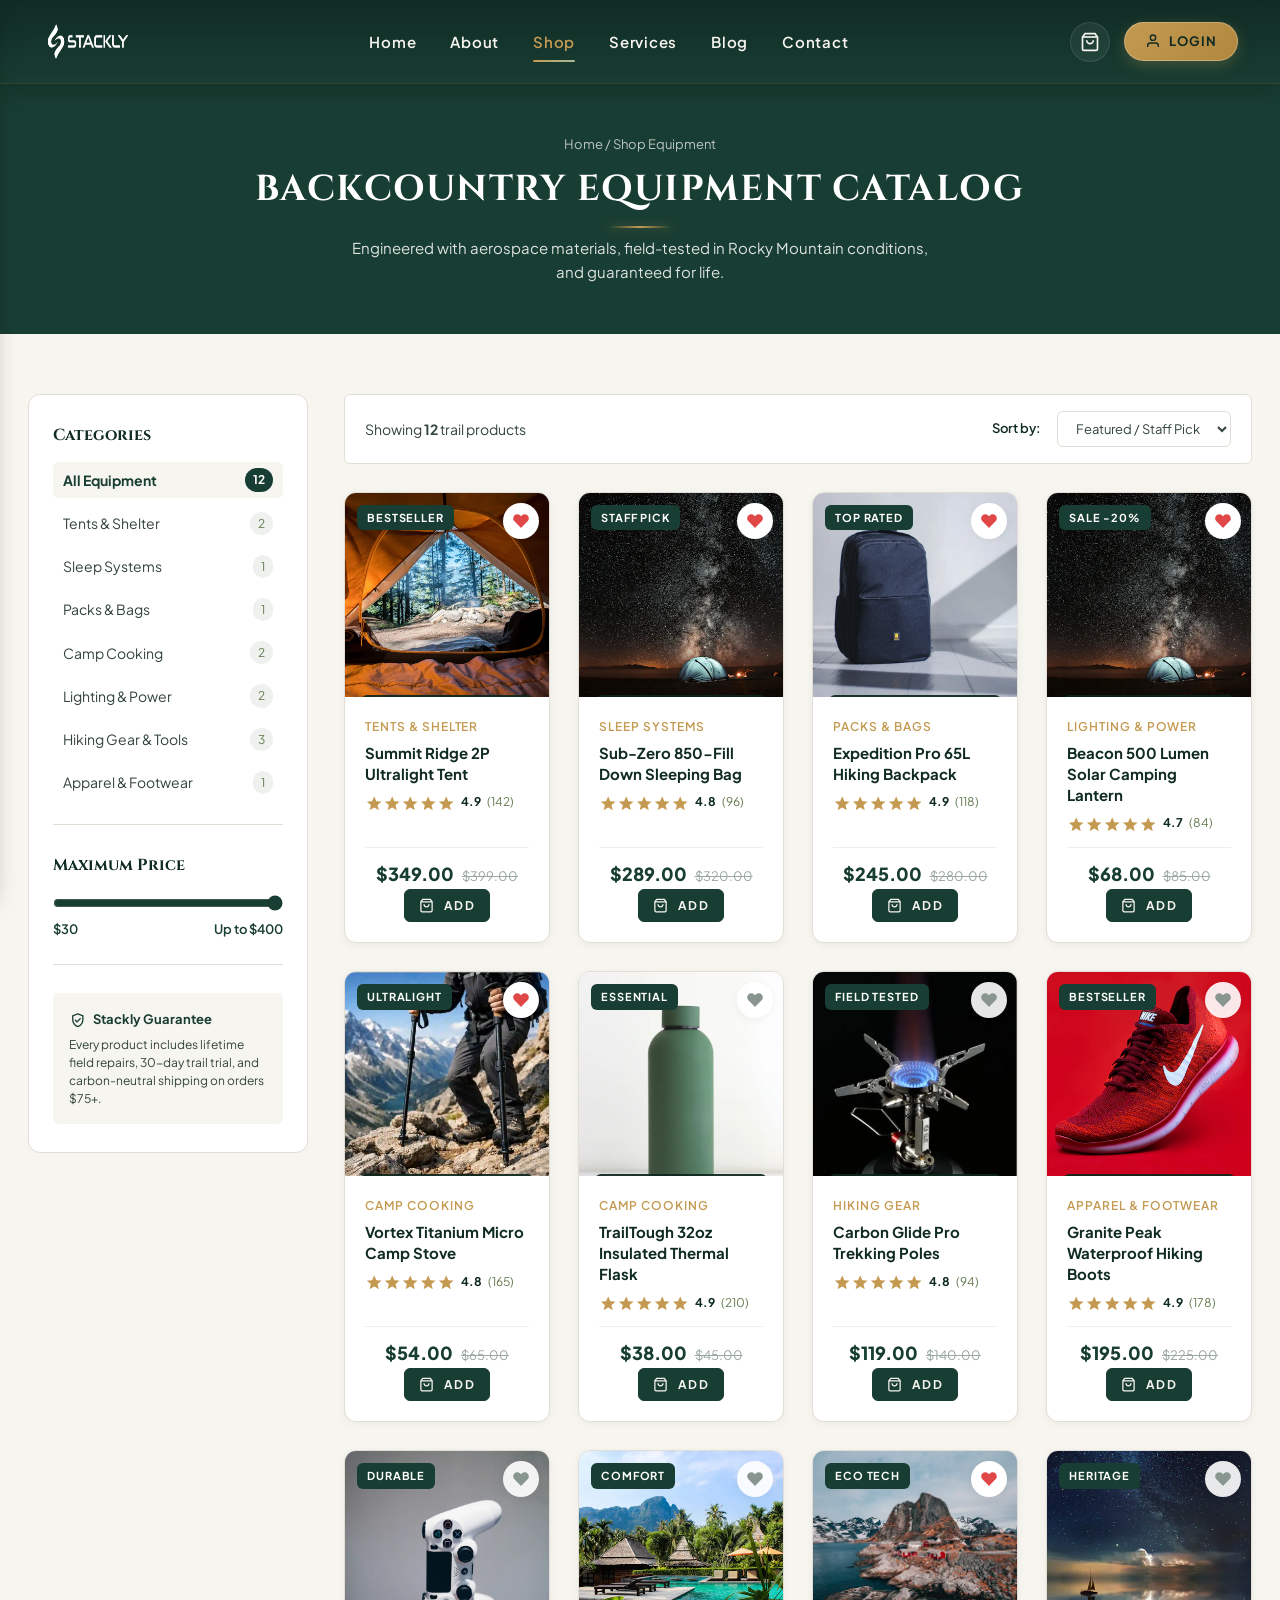
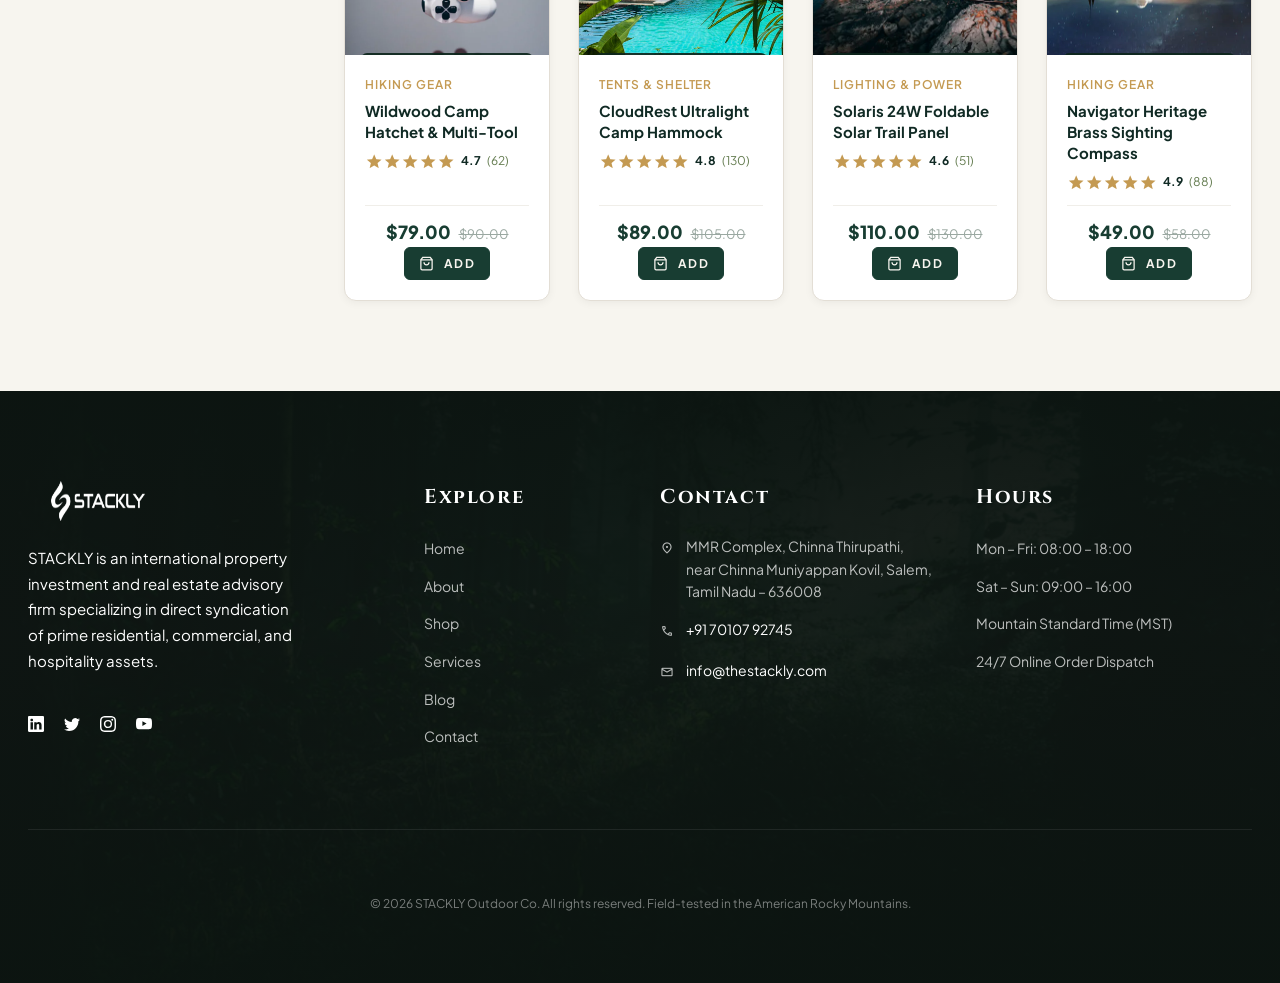
<file: shop.html>
﻿<!DOCTYPE html>
<html lang="en">
<head>
  <meta charset="UTF-8" />
  <meta name="viewport" content="width=device-width, initial-scale=1.0" />
  <meta name="description" content="Shop Stackly Outdoor & Camping Gear - Premium ultralight tents, down sleeping bags, expedition packs, and backcountry cooking equipment." />
  <meta name="theme-color" content="#143828" />
  <title>Shop Equipment &mdash; STACKLY Outdoor Co.</title>

  <!-- Favicon -->
  <link rel="icon" type="image/svg+xml" href="data:image/svg+xml,<svg xmlns='http://www.w3.org/2000/svg' viewBox='0 0 24 24' fill='%23c8963e'><path d='M12 2L2 22h20L12 2zm0 4.5l6.5 13.5h-13L12 6.5z'/></svg>" />

  <!-- Core Stylesheets -->
  <link rel="stylesheet" href="css/style.css" />
  <link rel="stylesheet" href="css/animations.css" />
  <link rel="stylesheet" href="css/heading-animations.css" />
  <link rel="stylesheet" href="css/preloader.css" />
  <link rel="stylesheet" href="css/navbar-redesign.css" />
  <link rel="stylesheet" href="css/responsive.css" />
  <link rel="stylesheet" href="https://fonts.googleapis.com/css2?family=Material+Symbols+Outlined:opsz,wght,FILL,GRAD@20..48,100..700,0..1,-50..200" />
  <link rel="stylesheet" href="https://fonts.googleapis.com/icon?family=Material+Icons" />

  <style>
    /* Dedicated Shop Page Enhancements */
    .shop-header-banner {
      background-color: var(--color-primary-green);
      color: #ffffff;
      padding-top: calc(var(--header-height) + 50px);
      padding-bottom: 50px;
      text-align: center;
      position: relative;
    }
    .shop-breadcrumbs {
      font-size: 0.8125rem;
      color: rgba(255, 255, 255, 0.7);
      margin-bottom: 12px;
    }
    .shop-breadcrumbs a:hover {
      color: var(--color-gold);
    }
    .shop-layout {
      display: grid;
      grid-template-columns: 280px 1fr;
      gap: 36px;
      padding: 60px 0 90px;
    }
    .shop-sidebar {
      background: #ffffff;
      padding: 28px 24px;
      border-radius: var(--radius-md);
      border: 1px solid var(--color-border);
      height: fit-content;
    }
    .filter-widget {
      margin-bottom: 28px;
      padding-bottom: 24px;
      border-bottom: 1px solid var(--color-border);
    }
    .filter-widget:last-child {
      border-bottom: none;
      margin-bottom: 0;
      padding-bottom: 0;
    }
    .filter-title {
      font-family: var(--font-serif);
      font-size: 1rem;
      font-weight: 700;
      color: var(--color-text-dark);
      margin-bottom: 14px;
      display: flex;
      justify-content: space-between;
      align-items: center;
    }
    .filter-cat-list {
      display: flex;
      flex-direction: column;
      gap: 8px;
    }
    .filter-cat-btn {
      display: flex;
      justify-content: space-between;
      align-items: center;
      padding: 6px 10px;
      border-radius: var(--radius-sm);
      font-size: 0.875rem;
      color: var(--color-text-body);
      text-align: left;
      transition: all 0.2s ease;
    }
    .filter-cat-btn:hover,
    .filter-cat-btn.active {
      background-color: var(--color-bg-cream);
      color: var(--color-primary-green);
      font-weight: 700;
    }
    .filter-cat-btn .badge-num {
      font-size: 0.75rem;
      background: #eef1ee;
      padding: 2px 8px;
      border-radius: var(--radius-full);
      color: var(--color-text-muted);
    }
    .filter-cat-btn.active .badge-num {
      background: var(--color-primary-green);
      color: #ffffff;
    }
    .price-range-slider {
      width: 100%;
      accent-color: var(--color-primary-green);
      margin-bottom: 8px;
    }
    .price-range-labels {
      display: flex;
      justify-content: space-between;
      font-size: 0.8125rem;
      font-weight: 600;
      color: var(--color-primary-green);
    }
    .shop-toolbar {
      display: flex;
      justify-content: space-between;
      align-items: center;
      flex-wrap: wrap;
      gap: 16px;
      margin-bottom: 28px;
      padding: 16px 20px;
      background: #ffffff;
      border-radius: var(--radius-sm);
      border: 1px solid var(--color-border);
    }
    .results-count {
      font-size: 0.875rem;
      color: var(--color-text-body);
    }
    .toolbar-actions {
      display: flex;
      align-items: center;
      gap: 16px;
    }
    .sort-select {
      padding: 8px 14px;
      border: 1px solid var(--color-border);
      border-radius: var(--radius-sm);
      font-size: 0.8125rem;
      background: #ffffff;
      outline: none;
    }
    @media (max-width: 900px) {
      .shop-layout {
        grid-template-columns: 1fr;
      }
    }
  </style>
</head>
<body>

  <!-- ==========================================================================
       PAGE PRELOADER
       ========================================================================== -->
  <div id="stacklyPreloader" class="stackly-preloader" aria-hidden="true">
    <div class="preloader-inner">
      <div class="preloader-emblem">
        <svg class="preloader-mountain-svg" viewBox="0 0 100 85" fill="none" xmlns="http://www.w3.org/2000/svg">
          <polygon points="50,12 88,72 12,72" stroke="rgba(196,154,82,0.3)" stroke-width="2" fill="none" stroke-linejoin="round"/>
          <path class="peak-path" d="M50 14 L22 68 H78 L50 14Z" stroke="#C49A52" stroke-width="2.5" stroke-linejoin="round" fill="rgba(16,42,36,0.6)"/>
          <path class="peak-crease" d="M50 14 L46 36 L54 52 L50 68" stroke="#C49A52" stroke-width="1.8" stroke-linecap="round"/>
          <path class="peak-snow" d="M42 30 L50 34 L58 30 L50 14 Z" fill="rgba(233,224,206,0.45)"/>
          <circle cx="75" cy="24" r="5" fill="#C49A52" class="preloader-sun"/>
          <circle cx="75" cy="24" r="9" stroke="rgba(196,154,82,0.4)" stroke-width="1" class="preloader-sun-ring"/>
        </svg>
        <div class="preloader-compass-glow"></div>
      </div>
      <div class="preloader-brand-text">STACKLY</div>
      <div class="preloader-sub-text">OUTDOOR &bull; EXPEDITION</div>
      <div class="preloader-progress-wrap">
        <div class="preloader-progress-track">
          <div class="preloader-progress-bar" id="preloaderProgressBar"></div>
        </div>
        <div class="preloader-meta">
          <span class="preloader-status-msg" id="preloaderStatusMsg">Calibrating Altimeter...</span>
          <span class="preloader-percent" id="preloaderPercent">0%</span>
        </div>
      </div>
    </div>
  </div>

  <!-- ==========================================================================
       SITE HEADER & NAVIGATION
       ========================================================================== -->
 <header class="site-header" id="siteHeader">
    <div class="header-container">
      
      <!-- Left: Logo -->
      <div class="header-brand">
        <a href="index.html" class="brand-logo" aria-label="Stackly Outdoor Home">
          <img src="assets/images/logo-dark.webp" alt="Stackly Logo" class="logo-img" />
        </a>
      </div>

      <!-- Center: Navigation Links -->
      <nav class="header-nav-center" aria-label="Main Navigation">
        <a href="index.html" class="nav-link">Home</a>
        <a href="about.html" class="nav-link">About</a>
        <a href="shop.html" class="nav-link active">Shop</a>
        <a href="services.html" class="nav-link">Services</a>
        <a href="blog.html" class="nav-link">Blog</a>
        <a href="contact.html" class="nav-link">Contact</a>
      </nav>

      <!-- Right: Cart & Login Button -->
      <div class="header-nav-right">
        <!-- Live Search Trigger -->
        <!-- <button type="button" class="header-action-btn search-trigger-btn" aria-label="Search gear">
          <svg width="20" height="20" viewBox="0 0 24 24" fill="none" stroke="currentColor" stroke-width="2"><circle cx="11" cy="11" r="8"></circle><line x1="21" y1="21" x2="16.65" y2="16.65"></line></svg>
        </button> -->

        <!-- Wishlist -->
        <!-- <a href="shop.html?view=wishlist" class="header-action-btn" aria-label="Wishlist items">
          <svg width="20" height="20" viewBox="0 0 24 24" fill="none" stroke="currentColor" stroke-width="2"><path d="M20.84 4.61a5.5 5.5 0 0 0-7.78 0L12 5.67l-1.06-1.06a5.5 5.5 0 0 0-7.78 7.78l1.06 1.06L12 21.23l7.78-7.78 1.06-1.06a5.5 5.5 0 0 0 0-7.78z"></path></svg>
          <span class="count-badge wishlist-count-badge" style="display: none;">0</span>
        </a> -->

        <!-- Shopping Cart Bag -->
        <button type="button" class="header-action-btn cart-trigger-btn" aria-label="Shopping Cart">
          <svg width="20" height="20" viewBox="0 0 24 24" fill="none" stroke="currentColor" stroke-width="2"><path d="M6 2L3 6v14a2 2 0 0 0 2 2h14a2 2 0 0 0 2-2V6l-3-4z"></path><line x1="3" y1="6" x2="21" y2="6"></line><path d="M16 10a4 4 0 0 1-8 0"></path></svg>
          <span class="count-badge cart-count-badge" style="display: none;">0</span>
        </button>

        <!-- Navbar Login Button (Always opens Login page) -->
        <a href="login.html" class="nav-login-btn" id="navbarLoginBtn">
          <svg width="16" height="16" viewBox="0 0 24 24" fill="none" stroke="currentColor" stroke-width="2"><path d="M20 21v-2a4 4 0 0 0-4-4H8a4 4 0 0 0-4 4v2"></path><circle cx="12" cy="7" r="4"></circle></svg>
          <span>Login</span>
        </a>

        <!-- Mobile Hamburger Button -->
        <button class="mobile-menu-btn" id="mobileMenuBtn" aria-label="Open mobile navigation">
          <span></span><span></span><span></span>
        </button>
      </div>

    </div>
  </header>

  <!-- Mobile Navigation Drawer -->
  <div class="mobile-nav-overlay" id="mobileNavOverlay"></div>
  <aside class="mobile-nav-drawer" id="mobileNavDrawer" aria-label="Mobile Navigation">
    <div class="mobile-nav-header">
      <img src="assets/images/logo-dark.webp" alt="Stackly Logo" class="logo-img" />
      <button type="button" class="close-mobile-nav-btn" id="closeMobileNavBtn" aria-label="Close navigation">&times;</button>
    </div>
    <nav class="mobile-nav-links">
      <a href="index.html"><span>Home</span></a>
      <a href="about.html"><span>About</span></a>
      <a href="shop.html" class="active"><span>Shop</span></a>
      <a href="services.html"><span>Services</span></a>
      <a href="blog.html"><span>Blog</span></a>
      <a href="contact.html"><span>Contact</span></a>
      <a href="login.html" style="color:var(--color-gold-accent);"><span>Log In</span></a>
    </nav>
  </aside>

  <!-- Shop Header Banner -->
  <section class="shop-header-banner">
    <div class="container">
      <div class="shop-breadcrumbs">
        <a href="index.html">Home</a> &sol; <span>Shop Equipment</span>
      </div>
      <h1 class="section-title-serif" style="color: #ffffff; margin-bottom: 8px;">Backcountry Equipment Catalog</h1>
      <p style="color: rgba(255, 255, 255, 0.85); max-width: 580px; margin: 0 auto; font-size: 0.9375rem;">
        Engineered with aerospace materials, field-tested in Rocky Mountain conditions, and guaranteed for life.
      </p>
    </div>
  </section>

  <!-- Shop Main Content -->
  <div class="container">
    <div class="shop-layout">
      
      <!-- Left Filters Sidebar -->
      <aside class="shop-sidebar">
        <!-- Categories Widget -->
        <div class="filter-widget">
          <h3 class="filter-title">Categories</h3>
          <div class="filter-cat-list" id="shopCatList">
            <button type="button" class="filter-cat-btn active" data-cat="all">
              <span>All Equipment</span>
              <span class="badge-num" id="countAll">12</span>
            </button>
            <button type="button" class="filter-cat-btn" data-cat="tents">
              <span>Tents &amp; Shelter</span>
              <span class="badge-num" id="countTents">2</span>
            </button>
            <button type="button" class="filter-cat-btn" data-cat="sleeping">
              <span>Sleep Systems</span>
              <span class="badge-num" id="countSleep">1</span>
            </button>
            <button type="button" class="filter-cat-btn" data-cat="packs">
              <span>Packs &amp; Bags</span>
              <span class="badge-num" id="countPacks">1</span>
            </button>
            <button type="button" class="filter-cat-btn" data-cat="cooking">
              <span>Camp Cooking</span>
              <span class="badge-num" id="countCooking">2</span>
            </button>
            <button type="button" class="filter-cat-btn" data-cat="lighting">
              <span>Lighting &amp; Power</span>
              <span class="badge-num" id="countLight">2</span>
            </button>
            <button type="button" class="filter-cat-btn" data-cat="gear">
              <span>Hiking Gear &amp; Tools</span>
              <span class="badge-num" id="countGear">3</span>
            </button>
            <button type="button" class="filter-cat-btn" data-cat="apparel">
              <span>Apparel &amp; Footwear</span>
              <span class="badge-num" id="countApparel">1</span>
            </button>
          </div>
        </div>

        <!-- Price Range Filter -->
        <div class="filter-widget">
          <h3 class="filter-title">Maximum Price</h3>
          <input type="range" min="30" max="400" step="10" value="400" class="price-range-slider" id="priceRangeSlider" />
          <div class="price-range-labels">
            <span>$30</span>
            <span id="priceDisplay">Up to $400</span>
          </div>
        </div>

        <!-- Guarantee Callout -->
        <div class="filter-widget" style="background: var(--color-bg-cream); padding: 16px; border-radius: var(--radius-sm);">
          <h4 style="font-size: 0.8125rem; font-weight: 700; color: var(--color-primary-green); margin-bottom: 6px;"><span class="material-symbols-outlined" style="font-size:1.1rem; vertical-align:middle; color:var(--color-primary-green); margin-right:4px;">verified_user</span> Stackly Guarantee</h4>
          <p style="font-size: 0.75rem; color: var(--color-text-body); line-height: 1.5;">
            Every product includes lifetime field repairs, 30-day trail trial, and carbon-neutral shipping on orders $75+.
          </p>
        </div>
      </aside>

      <!-- Right Products Area -->
      <section class="shop-products-column">
        
        <!-- Toolbar -->
        <div class="shop-toolbar">
          <div class="results-count" id="shopResultCount">
            Showing <strong>12</strong> trail products
          </div>
          <div class="toolbar-actions">
            <label for="sortDropdown" style="font-size: 0.8125rem; font-weight: 600; color: var(--color-text-dark);">Sort by:</label>
            <select id="sortDropdown" class="sort-select">
              <option value="featured">Featured / Staff Pick</option>
              <option value="price-low">Price: Low to High</option>
              <option value="price-high">Price: High to Low</option>
              <option value="rating">Customer Rating</option>
              <option value="name">Product Name (A-Z)</option>
            </select>
          </div>
        </div>

        <!-- Products Grid Container -->
        <div class="products-grid" id="shopCatalogGrid">
          <!-- Populated by JavaScript -->
        </div>

        <!-- No Products Found State -->
        <div id="shopEmptyNotice" style="display: none; text-align: center; padding: 60px 20px;">
          <h3 style="font-family: var(--font-serif); margin-bottom: 8px;">No trail gear matches this filter</h3>
          <p style="color: var(--color-text-muted); margin-bottom: 20px;">Try adjusting your price slider or choosing a different category.</p>
          <button type="button" class="btn btn-outline" id="resetFiltersBtn">Reset All Filters</button>
        </div>

      </section>

    </div>
  </div>

  <!-- Cart View is now on cart.html. No drawer is rendered on this page. -->

  <!-- Site Footer -->
   <footer class="site-footer" id="siteFooter">

    <!-- Misty Forest Background Image -->
    <img src="assets/images/banners/footer-misty-forest.webp" alt="Misty pine forest landscape" class="footer-forest-bg" loading="lazy" />
    <div class="footer-overlay-gradient"></div>

    <div class="container footer-content-wrap">
      
      <!-- 4 Columns matching Reference Footer -->
      <div class="footer-columns-grid">
        
         <div class="footer-brand">
          <a href="index.html" class="nav-logo">
            <img src="./assets/images/logo-dark.webp" alt="STACKLY Logo" class="footer-logo" />
          </a>
          <p>
            STACKLY is an international property investment and real estate advisory firm specializing in direct syndication of prime residential, commercial, and hospitality assets.
          </p>
          <div class="social-links">
            <a href="404.html" class="social-icon-btn" aria-label="LinkedIn Profile">
              <span class="material-symbols-outlined"><svg xmlns="http://www.w3.org/2000/svg" width="16" height="16" fill="currentColor" class="bi bi-linkedin" viewBox="0 0 16 16">
  <path d="M0 1.146C0 .513.526 0 1.175 0h13.65C15.474 0 16 .513 16 1.146v13.708c0 .633-.526 1.146-1.175 1.146H1.175C.526 16 0 15.487 0 14.854zm4.943 12.248V6.169H2.542v7.225zm-1.2-8.212c.837 0 1.358-.554 1.358-1.248-.015-.709-.52-1.248-1.342-1.248S2.4 3.226 2.4 3.934c0 .694.521 1.248 1.327 1.248zm4.908 8.212V9.359c0-.216.016-.432.08-.586.173-.431.568-.878 1.232-.878.869 0 1.216.662 1.216 1.634v3.865h2.401V9.25c0-2.22-1.184-3.252-2.764-3.252-1.274 0-1.845.7-2.165 1.193v.025h-.016l.016-.025V6.169h-2.4c.03.678 0 7.225 0 7.225z"/>
</svg></span>
            </a>
            <a href="404.html" class="social-icon-btn" aria-label="X (Twitter) Profile">
              <span class="material-symbols-outlined"><svg xmlns="http://www.w3.org/2000/svg" width="16" height="16" fill="currentColor" class="bi bi-twitter" viewBox="0 0 16 16">
  <path d="M5.026 15c6.038 0 9.341-5.003 9.341-9.334q.002-.211-.006-.422A6.7 6.7 0 0 0 16 3.542a6.7 6.7 0 0 1-1.889.518 3.3 3.3 0 0 0 1.447-1.817 6.5 6.5 0 0 1-2.087.793A3.286 3.286 0 0 0 7.875 6.03a9.32 9.32 0 0 1-6.767-3.429 3.29 3.29 0 0 0 1.018 4.382A3.3 3.3 0 0 1 .64 6.575v.045a3.29 3.29 0 0 0 2.632 3.218 3.2 3.2 0 0 1-.865.115 3 3 0 0 1-.614-.057 3.28 3.28 0 0 0 3.067 2.277A6.6 6.6 0 0 1 .78 13.58a6 6 0 0 1-.78-.045A9.34 9.34 0 0 0 5.026 15"/>
</svg></span>
            </a>
            <a href="404.html" class="social-icon-btn" aria-label="Instagram Profile">
              <span class="material-symbols-outlined"><svg xmlns="http://www.w3.org/2000/svg" width="16" height="16" fill="currentColor" class="bi bi-instagram" viewBox="0 0 16 16">
  <path d="M8 0C5.829 0 5.556.01 4.703.048 3.85.088 3.269.222 2.76.42a3.9 3.9 0 0 0-1.417.923A3.9 3.9 0 0 0 .42 2.76C.222 3.268.087 3.85.048 4.7.01 5.555 0 5.827 0 8.001c0 2.172.01 2.444.048 3.297.04.852.174 1.433.372 1.942.205.526.478.972.923 1.417.444.445.89.719 1.416.923.51.198 1.09.333 1.942.372C5.555 15.99 5.827 16 8 16s2.444-.01 3.298-.048c.851-.04 1.434-.174 1.943-.372a3.9 3.9 0 0 0 1.416-.923c.445-.445.718-.891.923-1.417.197-.509.332-1.09.372-1.942C15.99 10.445 16 10.173 16 8s-.01-2.445-.048-3.299c-.04-.851-.175-1.433-.372-1.941a3.9 3.9 0 0 0-.923-1.417A3.9 3.9 0 0 0 13.24.42c-.51-.198-1.092-.333-1.943-.372C10.443.01 10.172 0 7.998 0zm-.717 1.442h.718c2.136 0 2.389.007 3.232.046.78.035 1.204.166 1.486.275.373.145.64.319.92.599s.453.546.598.92c.11.281.24.705.275 1.485.039.843.047 1.096.047 3.231s-.008 2.389-.047 3.232c-.035.78-.166 1.203-.275 1.485a2.5 2.5 0 0 1-.599.919c-.28.28-.546.453-.92.598-.28.11-.704.24-1.485.276-.843.038-1.096.047-3.232.047s-2.39-.009-3.233-.047c-.78-.036-1.203-.166-1.485-.276a2.5 2.5 0 0 1-.92-.598 2.5 2.5 0 0 1-.6-.92c-.109-.281-.24-.705-.275-1.485-.038-.843-.046-1.096-.046-3.233s.008-2.388.046-3.231c.036-.78.166-1.204.276-1.486.145-.373.319-.64.599-.92s.546-.453.92-.598c.282-.11.705-.24 1.485-.276.738-.034 1.024-.044 2.515-.045zm4.988 1.328a.96.96 0 1 0 0 1.92.96.96 0 0 0 0-1.92m-4.27 1.122a4.109 4.109 0 1 0 0 8.217 4.109 4.109 0 0 0 0-8.217m0 1.441a2.667 2.667 0 1 1 0 5.334 2.667 2.667 0 0 1 0-5.334"/>
</svg></span>
            </a>
            <a href="404.html" class="social-icon-btn" aria-label="YouTube Channel">
              <span class="material-symbols-outlined"><svg xmlns="http://www.w3.org/2000/svg" width="16" height="16" fill="currentColor" class="bi bi-youtube" viewBox="0 0 16 16">
  <path d="M8.051 1.999h.089c.822.003 4.987.033 6.11.335a2.01 2.01 0 0 1 1.415 1.42c.101.38.172.883.22 1.402l.01.104.022.26.008.104c.065.914.073 1.77.074 1.957v.075c-.001.194-.01 1.108-.082 2.06l-.008.105-.009.104c-.05.572-.124 1.14-.235 1.558a2.01 2.01 0 0 1-1.415 1.42c-1.16.312-5.569.334-6.18.335h-.142c-.309 0-1.587-.006-2.927-.052l-.17-.006-.087-.004-.171-.007-.171-.007c-1.11-.049-2.167-.128-2.654-.26a2.01 2.01 0 0 1-1.415-1.419c-.111-.417-.185-.986-.235-1.558L.09 9.82l-.008-.104A31 31 0 0 1 0 7.68v-.123c.002-.215.01-.958.064-1.778l.007-.103.003-.052.008-.104.022-.26.01-.104c.048-.519.119-1.023.22-1.402a2.01 2.01 0 0 1 1.415-1.42c.487-.13 1.544-.21 2.654-.26l.17-.007.172-.006.086-.003.171-.007A100 100 0 0 1 7.858 2zM6.4 5.209v4.818l4.157-2.408z"/>
</svg></span>
            </a>
          </div>
        </div>

        <!-- Col 1: Explore -->
        <div class="footer-col abouve-screens-footer">
          <h3 class="footer-col-title">Explore</h3>
          <ul class="footer-col-list">
            <li><a href="index.html">Home</a></li>
            <li><a href="about.html">About</a></li>
<li><a href="shop.html">Shop</a></li>            <li><a href="services.html">Services</a></li>
            <li><a href="blog.html">Blog</a></li>
            <li><a href="contact.html">Contact</a></li>
          </ul>
        </div>

        <!-- Col 2: Contact -->
       <div class="footer-col">
    <h3 class="footer-col-title">Contact</h3>

    <ul class="footer-col-list contact-list">

        <!-- Address -->
        <li>
            <span class="material-symbols-outlined contact-icon">
                location_on
            </span>
            <span>
                MMR Complex, Chinna Thirupathi,
                <br />
                near Chinna Muniyappan Kovil,
                Salem, Tamil Nadu – 636008
            </span>
        </li>

        <!-- Phone -->
        <li>
            <span class="material-symbols-outlined contact-icon">
                call
            </span>
            <a href="./404.html">
                +91 70107 92745
            </a>
        </li>

        <!-- Email -->
        <li>
            <span class="material-symbols-outlined contact-icon">
                mail
            </span>
            <a href="./404.html">
                info@thestackly.com
            </a>
        </li>

    </ul>
</div>

        <!-- Col 3: Hours -->
        <div class="footer-col">
          <h3 class="footer-col-title">Hours</h3>
          <ul class="footer-col-list">
            <li><span>Mon &ndash; Fri: 08:00 &ndash; 18:00</span></li>
            <li><span>Sat &ndash; Sun: 09:00 &ndash; 16:00</span></li>
            <li><span>Mountain Standard Time (MST)</span></li>
            <li><span>24/7 Online Order Dispatch</span></li>
          </ul>
        </div>

        <!-- Col 4: Follow -->
        <!-- <div class="footer-col">
          <h3 class="footer-col-title">Follow</h3>
          <ul class="footer-col-list">
            <li><a href="404.html" target="_blank" rel="noopener">Instagram</a></li>
            <li><a href="404.html" target="_blank" rel="noopener">Facebook</a></li>
            <li><a href="404.html" target="_blank" rel="noopener">YouTube</a></li>
            <li><a href="404.html" target="_blank" rel="noopener">Twitter</a></li>
          </ul>
        </div> -->

      </div>

      <!-- Massive [STACKLY] Brand Watermark at Footer Bottom -->
      <div class="footer-brand-watermark">
        <p class="footer-copyright-note">
          &copy; 2026 STACKLY Outdoor Co. All rights reserved. Field-tested in the American Rocky Mountains.
        </p>
      </div>

    </div>
  </footer>


  <!-- Scripts -->
  <script src="js/products.js"></script>
  <script src="js/cart.js"></script>
  <script src="js/dashboard-data.js"></script>
  <script src="js/auth.js"></script>
  <script src="js/search.js"></script>
  <script src="js/validation.js"></script>
  <script src="js/main.js"></script>
  <script src="js/preloader.js"></script>

  <!-- Dedicated Shop Filtering Controller -->
  <script>
    document.addEventListener("DOMContentLoaded", () => {
      let activeCategory = "all";
      let maxPrice = 400;
      let activeSort = "featured";

      // Parse URL parameters (e.g. shop.html?category=tents or view=wishlist)
      const urlParams = new URLSearchParams(window.location.search);
      const catParam = urlParams.get("category");
      const viewParam = urlParams.get("view");

      if (catParam) {
        activeCategory = catParam;
      }

      const grid = document.getElementById("shopCatalogGrid");
      const emptyNotice = document.getElementById("shopEmptyNotice");
      const countEl = document.getElementById("shopResultCount");
      const slider = document.getElementById("priceRangeSlider");
      const priceDisplay = document.getElementById("priceDisplay");
      const sortSelect = document.getElementById("sortDropdown");
      const catButtons = document.querySelectorAll("#shopCatList .filter-cat-btn");

      // Update active button state
      catButtons.forEach(btn => {
        if (btn.getAttribute("data-cat") === activeCategory) {
          btn.classList.add("active");
        } else {
          btn.classList.remove("active");
        }

        btn.addEventListener("click", () => {
          catButtons.forEach(b => b.classList.remove("active"));
          btn.classList.add("active");
          activeCategory = btn.getAttribute("data-cat");
          renderShopProducts();
        });
      });

      // Price slider
      if (slider && priceDisplay) {
        slider.addEventListener("input", (e) => {
          maxPrice = parseFloat(e.target.value);
          priceDisplay.textContent = `Up to $${maxPrice}`;
          renderShopProducts();
        });
      }

      // Sort dropdown
      if (sortSelect) {
        sortSelect.addEventListener("change", (e) => {
          activeSort = e.target.value;
          renderShopProducts();
        });
      }

      // Reset button
      const resetBtn = document.getElementById("resetFiltersBtn");
      if (resetBtn) {
        resetBtn.addEventListener("click", () => {
          activeCategory = "all";
          maxPrice = 400;
          if (slider) slider.value = 400;
          if (priceDisplay) priceDisplay.textContent = "Up to $400";
          catButtons.forEach(b => b.classList.toggle("active", b.getAttribute("data-cat") === "all"));
          renderShopProducts();
        });
      }

      function renderShopProducts() {
        let list = typeof getAllProducts === "function" ? [...getAllProducts()] : [];

        // Wishlist view filter
        if (viewParam === "wishlist" && window.stacklyApp) {
          list = list.filter(p => window.stacklyApp.isWishlisted(p.id));
        }

        // Category filter
        if (activeCategory !== "all") {
          list = list.filter(p => p.category === activeCategory);
        }

        // Price filter
        list = list.filter(p => p.price <= maxPrice);

        // Sorting
        if (activeSort === "price-low") {
          list.sort((a, b) => a.price - b.price);
        } else if (activeSort === "price-high") {
          list.sort((a, b) => b.price - a.price);
        } else if (activeSort === "rating") {
          list.sort((a, b) => b.rating - a.rating);
        } else if (activeSort === "name") {
          list.sort((a, b) => a.name.localeCompare(b.name));
        } else {
          // Default featured
          list.sort((a, b) => (b.isFeatured ? 1 : 0) - (a.isFeatured ? 1 : 0));
        }

        // Render Count
        if (countEl) {
          countEl.innerHTML = `Showing <strong>${list.length}</strong> trail product${list.length === 1 ? '' : 's'}`;
        }

        // Empty state
        if (list.length === 0) {
          grid.innerHTML = "";
          emptyNotice.style.display = "block";
          return;
        }

        emptyNotice.style.display = "none";

        grid.innerHTML = list.map(p => `
          <div class="product-card" data-id="${p.id}">
            <div class="product-card-top">
              <span class="product-badge">${p.badge}</span>
              <button type="button" class="wishlist-toggle-btn ${window.stacklyApp && window.stacklyApp.isWishlisted(p.id) ? 'active' : ''}" data-id="${p.id}" aria-label="Toggle wishlist">
                <svg width="18" height="18" viewBox="0 0 24 24" fill="currentColor"><path d="M20.84 4.61a5.5 5.5 0 0 0-7.78 0L12 5.67l-1.06-1.06a5.5 5.5 0 0 0-7.78 7.78l1.06 1.06L12 21.23l7.78-7.78 1.06-1.06a5.5 5.5 0 0 0 0-7.78z"></path></svg>
              </button>
              <a href="product-details.html?id=${p.id}" class="product-img-wrap">
                <img src="${p.image}" alt="${p.name}" class="product-thumb" loading="lazy" />
              </a>
              <div class="product-quick-actions">
                <button type="button" class="btn-quick-view quick-view-trigger" data-id="${p.id}">
                  <svg width="16" height="16" viewBox="0 0 24 24" fill="none" stroke="currentColor" stroke-width="2"><path d="M1 12s4-8 11-8 11 8 11 8-4 8-11 8-11-8-11-8z"></path><circle cx="12" cy="12" r="3"></circle></svg>
                  Quick View
                </button>
              </div>
            </div>
            <div class="product-card-info">
              <span class="product-cat-name">${p.categoryLabel}</span>
              <h3 class="product-title">
                <a href="product-details.html?id=${p.id}">${p.name}</a>
              </h3>
              <div class="product-rating-line">
                <span class="stars"><span class="material-symbols-outlined star-icon">star</span><span class="material-symbols-outlined star-icon">star</span><span class="material-symbols-outlined star-icon">star</span><span class="material-symbols-outlined star-icon">star</span><span class="material-symbols-outlined star-icon">star</span></span>
                <span class="score">${p.rating}</span>
                <span class="count">(${p.reviewCount})</span>
              </div>
              <div class="product-price-row">
                <div class="product-prices">
                  <span class="curr-price">$${p.price.toFixed(2)}</span>
                  ${p.originalPrice ? `<span class="prev-price">$${p.originalPrice.toFixed(2)}</span>` : ""}
                </div>
                <button type="button" class="btn btn-primary btn-sm btn-card-add" onclick="window.stacklyCart.addItem('${p.id}', 1)" aria-label="Add to cart">
                  <svg width="15" height="15" viewBox="0 0 24 24" fill="none" stroke="currentColor" stroke-width="2"><path d="M6 2L3 6v14a2 2 0 0 0 2 2h14a2 2 0 0 0 2-2V6l-3-4z"></path><line x1="3" y1="6" x2="21" y2="6"></line><path d="M16 10a4 4 0 0 1-8 0"></path></svg>
                  Add
                </button>
              </div>
            </div>
          </div>
        `).join("");
      }

      // Initial render
      renderShopProducts();
    });
  </script>

</body>
</html>
</file>
<file: css/style.css>
/* ==========================================================================
   STACKLY OUTDOOR & CAMPING - PIXEL-PERFECT MASTER STYLESHEET
   Pure CSS3 with custom variables, high precision layout & typography
   ========================================================================== */

/* 1. Google Fonts Import */
@import url('https://fonts.googleapis.com/css2?family=Cinzel:wght@500;600;700;800&family=Outfit:wght@500;600;700;800;900&family=Plus+Jakarta+Sans:ital,wght@0,400;0,500;0,600;0,700;1,400&display=swap');
@import url('https://fonts.googleapis.com/css2?family=Material+Symbols+Outlined:opsz,wght,FILL,GRAD@20..48,100..700,0..1,-50..200');
@import url('https://fonts.googleapis.com/icon?family=Material+Icons');

/* 2. Design Tokens & CSS Variables */
:root {
  /* Exact Colors from Reference */
  --color-primary-green: #183D32;       /* Deep Forest Green */
  --color-dark-green: #102A24;          /* Dark Evergreen */
  --color-forest-deep: #102A24;         /* Dark Evergreen */
  --color-gold: #C49A52;                /* Golden Accent */
  --color-gold-hover: #b0873d;          /* Deeper gold for hover */
  --color-gold-light: #E9E0CE;          /* Warm Sand */
  --color-bg-cream: #F7F5EF;            /* Cream White */
  --color-bg-white: #ffffff;            /* Pure white */
  --color-bg-alt: #E9E0CE;              /* Warm Sand */
  --color-deep-forest: #183D32;         /* Deep Forest Green */
  --color-dark-evergreen: #102A24;      /* Dark Evergreen */
  --color-moss-green: #647C50;          /* Moss Green */
  --color-sage-green: #A7B89A;          /* Sage Green */
  --color-warm-sand: #E9E0CE;           /* Warm Sand */
  --color-cream-white: #F7F5EF;         /* Cream White */
  --color-earth-brown: #795C43;         /* Earth Brown */
  --color-gold-accent: #C49A52;         /* Golden Accent */
  
  /* Text Colors */
  --color-text-dark: #102A24;           /* Dark Evergreen */
  --color-text-body: #32443b;           /* Deep readable forest tone */
  --color-text-muted: #647C50;          /* Moss Green meta */
  --color-text-light: #F7F5EF;          /* Cream White text on dark */
  
  /* Borders & Shadows */
  --color-border: #e3ded5;
  --color-border-dark: #274335;
  --radius-sm: 6px;
  --radius-md: 12px;
  --radius-lg: 20px;
  --radius-full: 9999px;
  
  --shadow-sm: 0 2px 8px rgba(18, 28, 23, 0.05);
  --shadow-md: 0 8px 24px rgba(18, 28, 23, 0.08);
  --shadow-lg: 0 16px 40px rgba(18, 28, 23, 0.12);
  --shadow-card: 0 10px 30px rgba(14, 30, 22, 0.07);

  /* Typography */
  --font-serif: 'Cinzel', Georgia, 'Times New Roman', serif;
  --font-hero: 'Outfit', -apple-system, BlinkMacSystemFont, sans-serif;
  --font-sans: 'Plus Jakarta Sans', -apple-system, BlinkMacSystemFont, sans-serif;

  /* Layout */
  --container-max: 1280px;
  --container-pad: 28px;
  --header-height: 84px;
}

/* 3. Base Reset & Defaults */
*, *::before, *::after {
  box-sizing: border-box;
  margin: 0;
  padding: 0;
}

html {
  font-size: 16px;
  scroll-behavior: smooth;
  -webkit-font-smoothing: antialiased;
  -moz-osx-font-smoothing: grayscale;
}

body {
  font-family: var(--font-sans);
  color: var(--color-text-body);
  background-color: var(--color-bg-cream);
  line-height: 1.6;
  overflow-x: hidden;
  position: relative;
}

body.no-scroll {
  overflow: hidden;
}

img, picture, video {
  max-width: 100%;
  display: block;
}

a {
  color: inherit;
  text-decoration: none;
  transition: color 0.25s ease, opacity 0.25s ease;
}

button, input, select, textarea {
  font: inherit;
  color: inherit;
}

button {
  cursor: pointer;
  border: none;
  background: none;
}

ul, ol {
  list-style: none;
}

/* Material UI Icons / Symbols Universal Styling */
.material-symbols-outlined,
.material-icons {
  font-family: 'Material Symbols Outlined', 'Material Icons', sans-serif !important;
  font-weight: normal;
  font-style: normal;
  font-size: 1.15em;
  line-height: 1;
  display: inline-flex;
  align-items: center;
  justify-content: center;
  vertical-align: middle;
  letter-spacing: normal;
  text-transform: none;
  white-space: nowrap;
  word-wrap: normal;
  direction: ltr;
  -webkit-font-feature-settings: 'liga';
  -webkit-font-smoothing: antialiased;
}

.star-icon,
.test-stars .material-symbols-outlined,
.test-stars .material-icons,
.stars .material-symbols-outlined,
.stars .material-icons,
.stars-val .material-symbols-outlined,
.stars-val .material-icons {
  color: var(--color-gold, #C49A52);
  font-size: 1.15rem;
  font-variation-settings: 'FILL' 1;
  display: inline-flex;
}

.logo-img {
  height: 35px;
  filter: brightness(0) invert(1);
  width: 120px;
  background-size: cover;
}

.footer-logo {
  height: 40px;
  width: 140px;
  background-size: cover;
  filter: brightness(0) invert(1);
}

.logo-img-login {
  height: 40px;
  width: 140px;
  background-size: cover;
  filter: brightness(0) invert(0);
}

.social-links {
  display: flex;
  align-items: center;
  gap: 0.75rem;
  margin-top: 1.5rem;
  gap: 20px;
}

/* 4. Common Container & Section Structure */
.container {
  width: 100%;
  max-width: var(--container-max);
  margin: 0 auto;
  padding: 0 var(--container-pad);
  position: relative;
}

.section {
  padding: 95px 0;
  position: relative;
}

.section-cream {
  background-color: var(--color-bg-cream);
}

.section-white {
  background-color: var(--color-bg-white);
}

.section-dark {
  background-color: var(--color-primary-green);
  color: var(--color-text-light);
}

/* Section Headings matching Reference */
.section-header-center {
  text-align: center;
  max-width: 720px;
  margin: 0 auto 56px auto;
}

.section-eyebrow {
  display: inline-block;
  font-family: var(--font-sans);
  font-size: 0.8125rem;
  font-weight: 700;
  letter-spacing: 0.18em;
  text-transform: uppercase;
  color: var(--color-gold);
  margin-bottom: 12px;
}

.section-title-serif {
  font-family: var(--font-serif);
  font-size: 2.25rem;
  font-weight: 700;
  letter-spacing: 0.04em;
  text-transform: uppercase;
  color: var(--color-text-dark);
  line-height: 1.25;
  margin-bottom: 16px;
}

.section-dark .section-title-serif {
  color: var(--color-text-light);
}

.section-subtitle {
  font-size: 1.0625rem;
  color: var(--color-text-body);
  max-width: 600px;
  margin: 0 auto;
  line-height: 1.65;
}

.section-dark .section-subtitle {
  color: rgba(255, 255, 255, 0.82);
}

/* Decorative Topographical Watermark SVGs */
.topo-bg-left,
.topo-bg-right,
.topo-bg-center {
  position: absolute;
  pointer-events: none;
  z-index: 1;
  opacity: 0.35;
}

.topo-bg-left {
  left: -60px;
  top: 15%;
  width: 240px;
}

.topo-bg-right {
  right: -60px;
  top: 35%;
  width: 260px;
}

/* 5. Buttons & Links */
.btn {
  display: inline-flex;
  align-items: center;
  justify-content: center;
  gap: 10px;
  padding: 13px 28px;
  font-size: 0.875rem;
  font-weight: 700;
  letter-spacing: 0.12em;
  text-transform: uppercase;
  border-radius: var(--radius-sm);
  transition: all 0.28s cubic-bezier(0.4, 0, 0.2, 1);
  text-decoration: none;
}

.btn-primary {
  background-color: var(--color-primary-green);
  color: var(--color-text-light);
  border: 1px solid var(--color-primary-green);
}

.btn-primary:hover {
  background-color: var(--color-dark-green);
  border-color: var(--color-dark-green);
  box-shadow: 0 4px 16px rgba(18, 44, 32, 0.25);
  transform: translateY(-2px);
}

.btn-gold {
  background-color: var(--color-gold);
  color: #ffffff;
  border: 1px solid var(--color-gold);
}

.btn-gold:hover {
  background-color: var(--color-gold-hover);
  border-color: var(--color-gold-hover);
  transform: translateY(-2px);
}

.btn-outline {
  background-color: transparent;
  color: var(--color-text-dark);
  border: 1.5px solid var(--color-primary-green);
}

.btn-outline:hover {
  background-color: var(--color-primary-green);
  color: var(--color-text-light);
}

.btn-outline-white {
  background-color: transparent;
  color: var(--color-text-light);
  border: 1.5px solid rgba(255, 255, 255, 0.7);
}

.btn-outline-white:hover {
  background-color: #ffffff;
  color: var(--color-primary-green);
  border-color: #ffffff;
}

.btn-sm {
  padding: 8px 16px;
  font-size: 0.75rem;
}

.btn-block {
  width: 100%;
}

/* Text link with gold arrow matching reference */
.link-gold-arrow {
  display: inline-flex;
  align-items: center;
  gap: 8px;
  font-size: 0.9375rem;
  font-weight: 700;
  color: var(--color-gold);
  transition: gap 0.25s ease, color 0.25s ease;
  margin-top: 14px;
}

.link-gold-arrow:hover {
  color: var(--color-gold-hover);
  gap: 12px;
}

.link-gold-arrow svg {
  transition: transform 0.25s ease;
}

.link-gold-arrow:hover svg {
  transform: translateX(4px);
}

/* ==========================================================================
   6. SITE HEADER & NAVIGATION BAR
   ========================================================================== */
.site-header {
  position: absolute;
  top: 0;
  left: 0;
  width: 100%;
  height: var(--header-height);
  z-index: 100;
  background-color: rgba(12, 22, 17, 0.94);
  backdrop-filter: blur(10px);
  -webkit-backdrop-filter: blur(10px);
  border-bottom: 1px solid rgba(255, 255, 255, 0.08);
  transition: background-color 0.3s ease, box-shadow 0.3s ease, height 0.3s ease;
}

.site-header.header-scrolled {
  position: fixed;
  background-color: rgba(10, 18, 14, 0.98);
  box-shadow: 0 4px 20px rgba(0, 0, 0, 0.3);
  height: 72px;
}

.header-container {
  display: flex;
  align-items: center;
  justify-content: space-between;
  height: 100%;
  max-width: var(--container-max);
  margin: 0 auto;
  padding: 0 var(--container-pad);
}

/* Left Navigation */
.header-nav-left {
  display: flex;
  align-items: center;
  gap: 28px;
}

.nav-link {
  font-size: 0.875rem;
  font-weight: 500;
  letter-spacing: 0.08em;
  color: rgba(255, 255, 255, 0.85);
  position: relative;
  padding: 6px 0;
  transition: color 0.2s ease;
}

.nav-link:hover,
.nav-link.active {
  color: #ffffff;
}

.nav-link.active::after {
  content: '';
  position: absolute;
  bottom: 0;
  left: 0;
  width: 100%;
  height: 2px;
  background-color: var(--color-gold);
}

/* Centered Brand Logo: [STACKLY] */
.header-brand {
  text-align: center;
}

.brand-logo {
  font-family: var(--font-serif);
  font-size: 1.625rem;
  font-weight: 700;
  letter-spacing: 0.22em;
  color: var(--color-gold);
  text-transform: uppercase;
  display: inline-block;
  transition: transform 0.25s ease, opacity 0.25s ease;
}

.brand-logo:hover {
  opacity: 0.92;
  transform: scale(1.02);
}

/* Right Navigation & Action Icons */
.header-nav-right {
  display: flex;
  align-items: center;
  gap: 22px;
}

.header-links-right {
  display: flex;
  align-items: center;
  gap: 26px;
}

.header-action-btn {
  color: rgba(255, 255, 255, 0.88);
  display: inline-flex;
  align-items: center;
  justify-content: center;
  width: 38px;
  height: 38px;
  border-radius: 50%;
  position: relative;
  transition: background-color 0.2s ease, color 0.2s ease;
}

.header-action-btn:hover {
  color: var(--color-gold);
  background-color: rgba(255, 255, 255, 0.08);
}

/* Badge for cart & wishlist */
.count-badge {
  position: absolute;
  top: 2px;
  right: 1px;
  background-color: var(--color-gold);
  color: #ffffff;
  font-size: 0.6875rem;
  font-weight: 700;
  min-width: 17px;
  height: 17px;
  padding: 0 4px;
  border-radius: var(--radius-full);
  display: inline-flex;
  align-items: center;
  justify-content: center;
  line-height: 1;
}

/* Mobile Hamburger Menu Toggle */
.mobile-menu-btn {
  display: none;
  flex-direction: column;
  justify-content: center;
  gap: 5px;
  width: 32px;
  height: 32px;
  padding: 4px;
}

.mobile-menu-btn span {
  display: block;
  width: 100%;
  height: 2px;
  background-color: #ffffff;
  border-radius: 2px;
  transition: transform 0.3s ease, opacity 0.3s ease;
}

.mobile-menu-btn.active span:nth-child(1) {
  transform: translateY(7px) rotate(45deg);
}
.mobile-menu-btn.active span:nth-child(2) {
  opacity: 0;
}
.mobile-menu-btn.active span:nth-child(3) {
  transform: translateY(-7px) rotate(-45deg);
}

/* ==========================================================================
   7. HERO SECTION (Lake & Kayak View)
   ========================================================================== */
.hero-section {
  position: relative;
  min-height: 700px;
  padding-top: calc(var(--header-height) + 60px);
  padding-bottom: 100px;
  display: flex;
  align-items: center;
  background-color: #0b1a13;
  overflow: hidden;
}

.hero-bg-wrapper {
  position: absolute;
  top: 0;
  left: 0;
  width: 100%;
  height: 100%;
  z-index: 0;
}

.hero-bg-img {
  width: 100%;
  height: 100%;
  object-fit: cover;
  object-position: center 30%;
  filter: brightness(0.92);
}

.hero-gradient-overlay {
  position: absolute;
  top: 0;
  left: 0;
  width: 100%;
  height: 100%;
  background: linear-gradient(
    to right,
    rgba(235, 245, 240, 0.88) 0%,
    rgba(235, 245, 240, 0.75) 35%,
    rgba(235, 245, 240, 0.2) 65%,
    rgba(235, 245, 240, 0) 100%
  );
  z-index: 1;
}

.hero-content {
  position: relative;
  z-index: 2;
  max-width: 580px;
}

.hero-eyebrow {
  display: inline-block;
  font-family: var(--font-sans);
  font-size: 0.8125rem;
  font-weight: 800;
  letter-spacing: 0.22em;
  text-transform: uppercase;
  color: var(--color-gold);
  margin-bottom: 20px;
}

.hero-title {
  font-family: var(--font-hero);
  font-size: 4rem;
  font-weight: 900;
  line-height: 1.08;
  letter-spacing: -0.02em;
  color: var(--color-primary-green);
  margin-bottom: 24px;
}

.hero-description {
  font-size: 1.125rem;
  line-height: 1.6;
  color: #214334;
  margin-bottom: 32px;
  max-width: 480px;
}

.hero-actions {
  display: flex;
  align-items: center;
  gap: 16px;
}

/* ==========================================================================
   8. SECTION: "A BIT ABOUT US" (Tent lake view card + text)
   ========================================================================== */
.about-section {
  background-color: var(--color-bg-cream);
  padding: 110px 0;
  position: relative;
  overflow: hidden;
}

.about-grid {
  display: grid;
  grid-template-columns: 1.05fr 0.95fr;
  align-items: center;
  gap: 60px;
  position: relative;
  z-index: 2;
}

.about-image-card {
  position: relative;
  border-radius: var(--radius-lg);
  overflow: hidden;
  box-shadow: var(--shadow-lg);
  aspect-ratio: 16 / 10;
}

.about-img {
  width: 100%;
  height: 100%;
  object-fit: cover;
  transition: transform 0.7s cubic-bezier(0.2, 0, 0.2, 1);
}

.about-image-card:hover .about-img {
  transform: scale(1.04);
}

.about-content {
  padding-left: 10px;
}

.about-content .section-eyebrow {
  margin-bottom: 10px;
}

.about-content .section-title-serif {
  font-size: 2.5rem;
  margin-bottom: 20px;
}

.about-paragraph {
  font-size: 1.0625rem;
  line-height: 1.7;
  color: var(--color-text-body);
  margin-bottom: 20px;
}

/* ==========================================================================
   9. SECTION: "SETTING THE BAR FOR OUR PRODUCTS" (Our Promise & 6 Feature Badges)
   ========================================================================== */
.promise-section {
  background-color: var(--color-bg-cream);
  padding: 100px 0;
  position: relative;
  overflow: hidden;
}

.features-grid {
  display: grid;
  grid-template-columns: repeat(3, 1fr);
  gap: 50px 40px;
  margin-top: 60px;
  position: relative;
  z-index: 2;
}

.feature-item {
  text-align: center;
  display: flex;
  flex-direction: column;
  align-items: center;
}

.feature-icon-circle {
  width: 74px;
  height: 74px;
  border-radius: 50%;
  background-color: var(--color-primary-green);
  color: #ffffff;
  display: flex;
  align-items: center;
  justify-content: center;
  margin-bottom: 22px;
  box-shadow: 0 6px 20px rgba(20, 56, 40, 0.18);
  transition: transform 0.3s ease, background-color 0.3s ease;
}

.feature-item:hover .feature-icon-circle {
  transform: translateY(-6px) scale(1.05);
  background-color: var(--color-gold);
}

.feature-title {
  font-family: var(--font-sans);
  font-size: 0.9375rem;
  font-weight: 700;
  letter-spacing: 0.14em;
  text-transform: uppercase;
  color: var(--color-gold);
  margin-bottom: 12px;
}

.feature-desc {
  font-size: 0.9375rem;
  line-height: 1.6;
  color: var(--color-text-body);
  max-width: 290px;
}

/* ==========================================================================
   10. SECTION: "WHAT WE HAVE IN STORE FOR YOU" (Category Masonry Grid)
   ========================================================================== */
.category-section {
  background-color: var(--color-bg-cream);
  padding: 110px 0;
  position: relative;
  overflow: hidden;
}

/* Decorative Topographic Contour Lines for Category Section (Exact Reference Fidelity) */
.category-section .topo-bg-left,
.category-section .topo-bg-right {
  position: absolute;
  z-index: 1;
  pointer-events: none;
  user-select: none;
  object-fit: contain;
  mix-blend-mode: multiply;
  opacity: 0.85;
}

/* Left side contour lines:
   Starts around the upper-left area behind the first category card, partially outside the left edge */
.category-section .topo-bg-left {
  top: 130px;
  left: clamp(-160px, calc(50% - 740px), -40px);
  width: 380px;
  height: 760px;
  transform: none;
}

/* Right side contour lines:
   Partially outside the right edge, behind the climbing gear and packs/jackets cards */
.category-section .topo-bg-right {
  top: 320px;
  right: clamp(-160px, calc(50% - 740px), -40px);
  width: 380px;
  height: 760px;
  transform: scaleX(-1);
}

.category-masonry-grid {
  display: grid;
  grid-template-columns: repeat(3, 1fr);
  grid-template-rows: auto auto;
  gap: 30px;
  margin-top: 45px;
  position: relative;
  z-index: 2;
}

.cat-card {
  position: relative;
  border-radius: var(--radius-lg);
  overflow: hidden;
  box-shadow: var(--shadow-card);
  display: flex;
  flex-direction: column;
  justify-content: flex-start;
  transition: transform 0.4s cubic-bezier(0.2, 0, 0.2, 1), box-shadow 0.4s ease;
  background-color: #112218;
}

.cat-card:hover {
  transform: translateY(-8px);
  box-shadow: var(--shadow-lg);
}

/* Staggered Heights to match Reference Bento Layout */
.cat-card-1 {
  /* Camping Gear */
  height: 380px;
}

.cat-card-2 {
  /* Apparel */
  height: 440px;
}

.cat-card-3 {
  /* Climbing Gear */
  height: 400px;
}

.cat-card-4 {
  /* Headwear */
  height: 380px;
  margin-top: -20px;
}

.cat-card-5 {
  /* Hiking Gear */
  height: 440px;
  margin-top: -20px;
}

.cat-card-6 {
  /* Packs & Bags */
  height: 420px;
  margin-top: -20px;
}

.cat-card-img {
  position: absolute;
  top: 0;
  left: 0;
  width: 100%;
  height: 100%;
  object-fit: cover;
  transition: transform 0.6s cubic-bezier(0.2, 0, 0.2, 1);
  z-index: 0;
}

.cat-card:hover .cat-card-img {
  transform: scale(1.08);
}

.cat-card-overlay {
  position: absolute;
  top: 0;
  left: 0;
  width: 100%;
  height: 100%;
  background: linear-gradient(
    to bottom,
    rgba(0, 0, 0, 0.55) 0%,
    rgba(0, 0, 0, 0.15) 45%,
    rgba(0, 0, 0, 0.65) 100%
  );
  z-index: 1;
}

.cat-card-content {
  position: relative;
  z-index: 2;
  padding: 30px 24px;
  text-align: center;
}

.cat-card-title {
  font-family: var(--font-serif);
  font-size: 1.125rem;
  font-weight: 700;
  letter-spacing: 0.14em;
  text-transform: uppercase;
  color: var(--color-gold);
  margin-bottom: 8px;
}

.cat-card-desc {
  font-size: 0.8125rem;
  color: rgba(255, 255, 255, 0.9);
  line-height: 1.45;
  max-width: 240px;
  margin: 0 auto;
}

/* ==========================================================================
   11. SECTION: STORY FROM THE WILD (Aerial Paddleboards Banner)
   ========================================================================== */
.story-banner-section {
  position: relative;
  min-height: 460px;
  display: flex;
  align-items: center;
  background-color: #0d2822;
  overflow: hidden;
}

.story-bg-img {
  position: absolute;
  top: 0;
  left: 0;
  width: 100%;
  height: 100%;
  object-fit: cover;
  object-position: center;
  filter: brightness(0.9);
}

.story-content-container {
  position: relative;
  z-index: 2;
  width: 100%;
  display: flex;
  justify-content: flex-end;
}

.story-card-box {
  background: rgba(14, 38, 29, 0.85);
  backdrop-filter: blur(12px);
  -webkit-backdrop-filter: blur(12px);
  border: 1px solid rgba(200, 150, 62, 0.3);
  border-radius: var(--radius-md);
  padding: 40px;
  max-width: 440px;
  color: #ffffff;
}

.story-eyebrow {
  font-family: var(--font-sans);
  font-size: 0.8125rem;
  font-weight: 700;
  letter-spacing: 0.16em;
  text-transform: uppercase;
  color: var(--color-gold);
  margin-bottom: 12px;
}

.story-headline {
  font-family: var(--font-serif);
  font-size: 1.5rem;
  font-weight: 700;
  line-height: 1.35;
  color: #ffffff;
  margin-bottom: 20px;
}

.story-headline span {
  color: var(--color-gold);
}

/* ==========================================================================
   12. SECTION: CHECK OUT OUR PRODUCTS / VISIT SHOP CALLOUT BANNER
   ========================================================================== */
.shop-callout-section {
  background-color: var(--color-dark-green);
  padding: 85px 0;
  text-align: center;
  color: #ffffff;
  position: relative;
  border-top: 1px solid rgba(255, 255, 255, 0.05);
  border-bottom: 1px solid rgba(255, 255, 255, 0.05);
}

.shop-callout-eyebrow {
  font-size: 0.8125rem;
  font-weight: 700;
  letter-spacing: 0.2em;
  color: var(--color-gold);
  text-transform: uppercase;
  margin-bottom: 12px;
}

.shop-callout-title {
  font-family: var(--font-serif);
  font-size: 2.125rem;
  font-weight: 700;
  letter-spacing: 0.06em;
  text-transform: uppercase;
  color: var(--color-gold);
  margin-bottom: 16px;
}

.shop-callout-desc {
  font-size: 1rem;
  color: rgba(255, 255, 255, 0.85);
  max-width: 620px;
  margin: 0 auto 30px auto;
  line-height: 1.6;
}

.btn-visit-shop {
  border: 1.5px solid var(--color-gold);
  color: #ffffff;
  padding: 12px 36px;
  letter-spacing: 0.18em;
  font-weight: 700;
  text-transform: uppercase;
  transition: all 0.28s ease;
}

.btn-visit-shop:hover {
  background-color: var(--color-gold);
  color: #ffffff;
  transform: translateY(-2px);
  box-shadow: 0 4px 18px rgba(200, 150, 62, 0.35);
}

/* ==========================================================================
   13. ADDITIONAL SECTION 1: EXPLORE OUTDOOR ADVENTURES
   ========================================================================== */
.adventures-section {
  background-color: var(--color-bg-white);
  padding: 105px 0;
  position: relative;
}

.adventures-grid {
  display: grid;
  grid-template-columns: repeat(4, 1fr);
  gap: 24px;
}

.adventure-card {
  position: relative;
  background-color: var(--color-bg-cream);
  border-radius: var(--radius-md);
  overflow: hidden;
  box-shadow: var(--shadow-sm);
  border: 1px solid var(--color-border);
  display: flex;
  flex-direction: column;
  transition: transform 0.3s cubic-bezier(0.2, 0, 0.2, 1), box-shadow 0.3s ease;
}

.adventure-card:hover {
  transform: translateY(-8px);
  box-shadow: var(--shadow-lg);
  border-color: var(--color-gold);
}

.adventure-img-wrap {
  position: relative;
  height: 220px;
  overflow: hidden;
}

.adventure-img {
  width: 100%;
  height: 100%;
  object-fit: cover;
  transition: transform 0.5s ease;
}

.adventure-card:hover .adventure-img {
  transform: scale(1.08);
}

.adventure-badge {
  position: absolute;
  top: 14px;
  left: 14px;
  background-color: rgba(14, 38, 29, 0.9);
  color: var(--color-gold);
  font-size: 0.6875rem;
  font-weight: 700;
  letter-spacing: 0.12em;
  text-transform: uppercase;
  padding: 4px 10px;
  border-radius: var(--radius-sm);
  border: 1px solid rgba(200, 150, 62, 0.4);
}

.adventure-info {
  padding: 22px;
  display: flex;
  flex-direction: column;
  flex-grow: 1;
}

.adventure-title {
  font-family: var(--font-serif);
  font-size: 1.125rem;
  font-weight: 700;
  color: var(--color-text-dark);
  margin-bottom: 8px;
  line-height: 1.35;
}

.adventure-desc {
  font-size: 0.875rem;
  color: var(--color-text-body);
  line-height: 1.5;
  margin-bottom: 16px;
  flex-grow: 1;
}

.adventure-meta-list {
  display: flex;
  flex-direction: column;
  gap: 6px;
  font-size: 0.75rem;
  color: var(--color-text-muted);
  border-top: 1px solid var(--color-border);
  padding-top: 12px;
  margin-bottom: 16px;
}

.adventure-meta-list span strong {
  color: var(--color-primary-green);
}

/* ==========================================================================
   14. ADDITIONAL SECTION 2: BEST-SELLING CAMPING ESSENTIALS
   ========================================================================== */
.bestsellers-section {
  background-color: var(--color-bg-cream);
  padding: 105px 0;
  position: relative;
}

.category-tabs-bar {
  display: flex;
  align-items: center;
  justify-content: center;
  flex-wrap: wrap;
  gap: 12px;
  margin-bottom: 48px;
}

.category-tab-btn {
  padding: 10px 22px;
  border-radius: var(--radius-full);
  font-size: 0.8125rem;
  font-weight: 600;
  letter-spacing: 0.06em;
  color: var(--color-text-body);
  background-color: #ffffff;
  border: 1px solid var(--color-border);
  transition: all 0.25s ease;
}

.category-tab-btn:hover {
  border-color: var(--color-gold);
  color: var(--color-primary-green);
}

.category-tab-btn.active {
  background-color: var(--color-primary-green);
  color: #ffffff;
  border-color: var(--color-primary-green);
  box-shadow: 0 4px 12px rgba(20, 56, 40, 0.2);
}

.products-grid {
  display: grid;
  grid-template-columns: repeat(4, 1fr);
  gap: 28px;
}

/* Product Card Component */
.product-card {
  background-color: #ffffff;
  border-radius: var(--radius-md);
  border: 1px solid var(--color-border);
  overflow: hidden;
  box-shadow: var(--shadow-sm);
  display: flex;
  flex-direction: column;
  transition: transform 0.3s cubic-bezier(0.2, 0, 0.2, 1), box-shadow 0.3s ease, border-color 0.3s ease;
}

.product-card:hover {
  transform: translateY(-6px);
  box-shadow: var(--shadow-card);
  border-color: rgba(200, 150, 62, 0.5);
}

.product-card-top {
  position: relative;
  aspect-ratio: 1 / 1;
  background-color: #f7f6f2;
  overflow: hidden;
}

.product-img-wrap {
  display: block;
  width: 100%;
  height: 100%;
}

.product-thumb {
  width: 100%;
  height: 100%;
  object-fit: cover;
  transition: transform 0.6s cubic-bezier(0.2, 0, 0.2, 1);
}

.product-card:hover .product-thumb {
  transform: scale(1.06);
}

.product-badge {
  position: absolute;
  top: 12px;
  left: 12px;
  background-color: var(--color-primary-green);
  color: #ffffff;
  font-size: 0.6875rem;
  font-weight: 700;
  letter-spacing: 0.08em;
  text-transform: uppercase;
  padding: 4px 10px;
  border-radius: var(--radius-sm);
  z-index: 2;
}

.wishlist-toggle-btn {
  position: absolute;
  top: 10px;
  right: 10px;
  width: 36px;
  height: 36px;
  border-radius: 50%;
  background-color: rgba(255, 255, 255, 0.9);
  color: #88968f;
  display: flex;
  align-items: center;
  justify-content: center;
  z-index: 2;
  box-shadow: var(--shadow-sm);
  transition: color 0.2s ease, transform 0.2s ease, background-color 0.2s ease;
}

.wishlist-toggle-btn:hover {
  color: #e04848;
  transform: scale(1.1);
  background-color: #ffffff;
}

.wishlist-toggle-btn.active {
  color: #e04848;
  background-color: #ffffff;
}

.product-quick-actions {
  position: absolute;
  bottom: -45px;
  left: 0;
  width: 100%;
  padding: 0 16px 12px;
  display: flex;
  justify-content: center;
  transition: bottom 0.3s cubic-bezier(0.2, 0, 0.2, 1);
  z-index: 3;
}

.product-card:hover .product-quick-actions {
  bottom: 0;
}

.btn-quick-view {
  background-color: rgba(14, 38, 29, 0.92);
  color: #ffffff;
  backdrop-filter: blur(4px);
  width: 100%;
  padding: 8px 12px;
  font-size: 0.75rem;
  font-weight: 600;
  border-radius: var(--radius-sm);
  display: flex;
  align-items: center;
  justify-content: center;
  gap: 6px;
  transition: background-color 0.2s ease;
}

.btn-quick-view:hover {
  background-color: var(--color-gold);
}

.product-card-info {
  padding: 20px;
  display: flex;
  flex-direction: column;
  flex-grow: 1;
}

.product-cat-name {
  font-size: 0.75rem;
  color: var(--color-gold);
  font-weight: 600;
  text-transform: uppercase;
  letter-spacing: 0.08em;
  margin-bottom: 6px;
}

.product-title {
  font-family: var(--font-sans);
  font-size: 0.9375rem;
  font-weight: 700;
  line-height: 1.4;
  color: var(--color-text-dark);
  margin-bottom: 8px;
  min-height: 40px;
}

.product-title a:hover {
  color: var(--color-primary-green);
}

.product-rating-line {
  display: flex;
  align-items: center;
  gap: 6px;
  font-size: 0.75rem;
  margin-bottom: 14px;
}

.product-rating-line .stars {
  color: var(--color-gold);
  letter-spacing: 1px;
}

.product-rating-line .score {
  font-weight: 700;
  color: var(--color-text-dark);
}

.product-rating-line .count {
  color: var(--color-text-muted);
}

.product-price-row {
  display: flex;
  align-items: center;
  flex-direction: column;
  justify-content: space-between;
  margin-top: auto;
  padding-top: 12px;
  border-top: 1px solid #f0eee9;
}

.product-prices {
  display: flex;
  align-items: baseline;
  gap: 8px;
}

.curr-price {
  font-size: 1.125rem;
  font-weight: 800;
  color: var(--color-primary-green);
}

.prev-price {
  font-size: 0.8125rem;
  color: #9aa8a1;
  text-decoration: line-through;
}

.btn-card-add {
  padding: 6px 14px;
  font-size: 0.75rem;
}

/* ==========================================================================
   15. ADDITIONAL SECTION 3: WHY CHOOSE OUR OUTDOOR STORE? (Trust & Reviews)
   ========================================================================== */
.why-us-section {
  background-color: var(--color-bg-white);
  padding: 105px 0;
  position: relative;
}

.pillars-grid {
  display: grid;
  grid-template-columns: repeat(4, 1fr);
  gap: 28px;
  margin-bottom: 70px;
}

.pillar-card {
  background-color: var(--color-bg-cream);
  padding: 32px 24px;
  border-radius: var(--radius-md);
  border: 1px solid var(--color-border);
  text-align: center;
  transition: transform 0.25s ease, border-color 0.25s ease;
}

.pillar-card:hover {
  transform: translateY(-4px);
  border-color: var(--color-gold);
}

.pillar-icon-box {
  width: 58px;
  height: 58px;
  border-radius: 50%;
  background-color: rgba(20, 56, 40, 0.08);
  color: var(--color-primary-green);
  display: flex;
  align-items: center;
  justify-content: center;
  margin: 0 auto 18px auto;
}

.pillar-title {
  font-family: var(--font-sans);
  font-size: 1rem;
  font-weight: 700;
  color: var(--color-text-dark);
  margin-bottom: 10px;
}

.pillar-desc {
  font-size: 0.875rem;
  color: var(--color-text-body);
  line-height: 1.55;
}

/* Testimonials Row */
.testimonials-row {
  display: grid;
  grid-template-columns: repeat(3, 1fr);
  gap: 30px;
}

.testimonial-card {
  background-color: var(--color-bg-cream);
  border-radius: var(--radius-md);
  padding: 32px;
  border: 1px solid var(--color-border);
  position: relative;
  display: flex;
  flex-direction: column;
}

.test-stars {
  color: var(--color-gold);
  font-size: 1.0625rem;
  letter-spacing: 2px;
  margin-bottom: 14px;
}

.test-quote {
  font-size: 0.9375rem;
  line-height: 1.65;
  color: var(--color-text-dark);
  font-style: italic;
  margin-bottom: 24px;
  flex-grow: 1;
}

.test-author-box {
  display: flex;
  align-items: center;
  gap: 14px;
}

.test-avatar {
  width: 48px;
  height: 48px;
  border-radius: 50%;
  object-fit: cover;
  border: 2px solid var(--color-gold);
}

.test-name {
  font-size: 0.9375rem;
  font-weight: 700;
  color: var(--color-text-dark);
}

.test-role {
  font-size: 0.75rem;
  color: var(--color-text-muted);
}

/* ==========================================================================
   16. SECTION: SUBSCRIBE TO OUR MAGAZINE TODAY
   ========================================================================== */
.magazine-section {
  background-color: var(--color-bg-cream);
  padding: 110px 0;
  position: relative;
  overflow: hidden;
}

.magazine-grid {
  display: grid;
  grid-template-columns: 1fr 1fr;
  align-items: center;
  gap: 70px;
}

.magazine-mockup-wrap {
  display: flex;
  justify-content: center;
  align-items: center;
}

.magazine-stack-img {
  max-width: 420px;
  width: 100%;
  height: auto;
  filter: drop-shadow(0 20px 30px rgba(0, 0, 0, 0.12));
  transition: transform 0.4s ease;
}

.magazine-mockup-wrap:hover .magazine-stack-img {
  transform: translateY(-8px) rotate(-1deg);
}

.magazine-content {
  padding-right: 20px;
}

.magazine-content .section-eyebrow {
  margin-bottom: 12px;
}

.magazine-content .section-title-serif {
  font-size: 2.375rem;
  line-height: 1.2;
  margin-bottom: 20px;
}

.magazine-paragraph {
  font-size: 1.0625rem;
  line-height: 1.7;
  color: var(--color-text-body);
  margin-bottom: 28px;
}

.magazine-sub-form {
  display: flex;
  gap: 12px;
  max-width: 440px;
  margin-bottom: 14px;
  position: relative;
}

.magazine-sub-form input {
  flex-grow: 1;
  padding: 12px 18px;
  border-radius: var(--radius-sm);
  border: 1.5px solid var(--color-border);
  background-color: #ffffff;
  outline: none;
  font-size: 0.875rem;
  transition: border-color 0.25s ease;
}

.magazine-sub-form input:focus {
  border-color: var(--color-primary-green);
}

/* ==========================================================================
   17. SITE FOOTER WITH MISTY PINE FOREST & [STACKLY] WATERMARK
   ========================================================================== */
.site-footer {
  position: relative;
  background-color: #0b1410;
  color: #ffffff;
  padding-top: 90px;
  padding-bottom: 70px;
  overflow: hidden;
}

.footer-forest-bg {
  position: absolute;
  top: 0;
  left: 0;
  width: 100%;
  height: 100%;
  object-fit: cover;
  object-position: bottom;
  opacity: 0.38;
  z-index: 0;
}

.footer-overlay-gradient {
  position: absolute;
  top: 0;
  left: 0;
  width: 100%;
  height: 100%;
  background: linear-gradient(
    to bottom,
    rgba(11, 20, 16, 0.94) 0%,
    rgba(11, 20, 16, 0.82) 40%,
    rgba(11, 20, 16, 0.96) 100%
  );
  z-index: 1;
}

.footer-content-wrap {
  position: relative;
  z-index: 2;
}

.footer-columns-grid {
  display: grid;
  grid-template-columns: repeat(4, 1fr);
  gap: 40px;
  margin-bottom: 80px;
}

.footer-col-title {
  font-family: var(--font-serif);
  font-size: 1.25rem;
  font-weight: 700;
  letter-spacing: 0.08em;
  color: #ffffff;
  margin-bottom: 22px;
}

.footer-col-list {
  display: flex;
  flex-direction: column;
  gap: 12px;
}

.footer-col-list a,
.footer-col-list span {
  font-size: 0.875rem;
  color: rgba(255, 255, 255, 0.72);
  line-height: 1.6;
  transition: color 0.2s ease, transform 0.2s ease;
}

.footer-col-list a:hover {
  color: var(--color-gold);
  transform: translateX(4px);
}

/* Massive Watermark Logo at Footer Bottom */
.footer-brand-watermark {
  text-align: center;
  position: relative;
  padding-top: 40px;
  border-top: 1px solid rgba(255, 255, 255, 0.08);
}

.footer-watermark-text {
  font-family: var(--font-serif);
  font-size: 5.5rem;
  font-weight: 700;
  letter-spacing: 0.28em;
  color: rgba(200, 150, 62, 0.38);
  text-transform: uppercase;
  user-select: none;
  display: block;
  line-height: 1;
  transition: color 0.3s ease;
}

.footer-watermark-text:hover {
  color: rgba(200, 150, 62, 0.6);
}

.footer-copyright-note {
  font-size: 0.75rem;
  color: rgba(255, 255, 255, 0.45);
  margin-top: 24px;
}

/* ==========================================================================
   18. SHOPPING CART DRAWER
   ========================================================================== */
.cart-drawer-overlay {
  position: fixed;
  top: 0;
  left: 0;
  width: 100%;
  height: 100%;
  background: rgba(0, 0, 0, 0.65);
  backdrop-filter: blur(4px);
  z-index: 1000;
  opacity: 0;
  visibility: hidden;
  transition: opacity 0.35s ease, visibility 0.35s ease;
}

.cart-drawer-overlay.active {
  opacity: 1;
  visibility: visible;
}

.cart-drawer {
  position: fixed;
  top: 0;
  right: -480px;
  width: 100%;
  max-width: 440px;
  height: 100%;
  background-color: #ffffff;
  box-shadow: -8px 0 30px rgba(0, 0, 0, 0.25);
  z-index: 1001;
  display: flex;
  flex-direction: column;
  transition: right 0.38s cubic-bezier(0.2, 0, 0.2, 1);
}

.cart-drawer.active {
  right: 0;
}

.cart-drawer-header {
  padding: 24px;
  border-bottom: 1px solid var(--color-border);
  display: flex;
  align-items: center;
  justify-content: space-between;
}

.cart-drawer-header h3 {
  font-family: var(--font-serif);
  font-size: 1.25rem;
  font-weight: 700;
  color: var(--color-text-dark);
}

.cart-drawer-close {
  font-size: 1.75rem;
  color: #65756d;
  width: 32px;
  height: 32px;
  display: flex;
  align-items: center;
  justify-content: center;
  border-radius: 50%;
}

.cart-drawer-close:hover {
  background-color: #f1ede6;
  color: #000;
}

.free-shipping-bar {
  background-color: var(--color-bg-cream);
  padding: 14px 24px;
  border-bottom: 1px solid var(--color-border);
}

.free-ship-label {
  font-size: 0.8125rem;
  color: var(--color-text-body);
  margin-bottom: 8px;
}

.free-ship-progress-track {
  width: 100%;
  height: 6px;
  background-color: #e5ded3;
  border-radius: var(--radius-full);
  overflow: hidden;
}

.free-ship-progress-fill {
  height: 100%;
  width: 0%;
  background-color: var(--color-primary-green);
  transition: width 0.35s ease;
}

.free-ship-unlocked {
  color: var(--color-primary-green);
  font-weight: 700;
}

.cart-items-body {
  flex-grow: 1;
  overflow-y: auto;
  padding: 20px 24px;
}

.cart-item {
  display: flex;
  gap: 16px;
  padding: 16px 0;
  border-bottom: 1px solid var(--color-border);
}

.cart-item-img {
  width: 75px;
  height: 75px;
  border-radius: var(--radius-sm);
  object-fit: cover;
  background-color: #f7f6f2;
}

.cart-item-details {
  flex-grow: 1;
}

.cart-item-cat {
  font-size: 0.6875rem;
  color: var(--color-gold);
  text-transform: uppercase;
  font-weight: 700;
}

.cart-item-title {
  font-size: 0.875rem;
  font-weight: 700;
  color: var(--color-text-dark);
  margin-bottom: 4px;
  line-height: 1.35;
}

.cart-item-price {
  font-weight: 700;
  color: var(--color-primary-green);
  font-size: 0.9375rem;
  margin-bottom: 8px;
}

.cart-item-qty-row {
  display: flex;
  align-items: center;
  justify-content: space-between;
}

.qty-stepper {
  display: inline-flex;
  align-items: center;
  border: 1px solid var(--color-border);
  border-radius: var(--radius-sm);
  background-color: #ffffff;
}

.qty-btn {
  width: 28px;
  height: 28px;
  display: flex;
  align-items: center;
  justify-content: center;
  font-weight: 700;
  color: var(--color-text-dark);
}

.qty-btn:hover {
  background-color: #f1ede6;
}

.qty-val {
  min-width: 26px;
  text-align: center;
  font-size: 0.8125rem;
  font-weight: 700;
}

.cart-item-remove {
  font-size: 0.75rem;
  color: #92a099;
  display: inline-flex;
  align-items: center;
  gap: 4px;
  transition: color 0.2s ease;
}

.cart-item-remove:hover {
  color: #d93838;
}

.cart-empty-state {
  display: flex;
  flex-direction: column;
  align-items: center;
  justify-content: center;
  height: 100%;
  padding: 60px 20px;
  text-align: center;
}

.cart-empty-state svg {
  color: #b5c2ba;
  margin-bottom: 16px;
}

.cart-empty-state h4 {
  font-family: var(--font-serif);
  font-size: 1.25rem;
  color: var(--color-text-dark);
  margin-bottom: 8px;
}

.cart-empty-state p {
  font-size: 0.875rem;
  color: var(--color-text-muted);
  margin-bottom: 24px;
}

.cart-drawer-footer {
  padding: 24px;
  background-color: #faf8f5;
  border-top: 1px solid var(--color-border);
}

.cart-coupon-row {
  display: flex;
  gap: 8px;
  margin-bottom: 16px;
}

.cart-coupon-row input {
  flex-grow: 1;
  padding: 8px 12px;
  font-size: 0.8125rem;
  border: 1px solid var(--color-border);
  border-radius: var(--radius-sm);
  background: #ffffff;
}

.cart-coupon-row button {
  padding: 8px 14px;
  font-size: 0.75rem;
}

.cart-totals-list {
  display: flex;
  flex-direction: column;
  gap: 8px;
  margin-bottom: 20px;
}

.total-line {
  display: flex;
  justify-content: space-between;
  font-size: 0.875rem;
  color: var(--color-text-body);
}

.total-line.final-total {
  font-size: 1.125rem;
  font-weight: 800;
  color: var(--color-text-dark);
  border-top: 1px solid var(--color-border);
  padding-top: 10px;
  margin-top: 4px;
}

.total-line.discount-line {
  color: #2e8b57;
  font-weight: 600;
}

/* ==========================================================================
   19. SEARCH MODAL
   ========================================================================== */
.search-modal-container {
  position: fixed;
  top: 0;
  left: 0;
  width: 100%;
  height: 100%;
  z-index: 1100;
  display: flex;
  align-items: flex-start;
  justify-content: center;
  padding-top: 80px;
  opacity: 0;
  visibility: hidden;
  transition: opacity 0.3s ease, visibility 0.3s ease;
}

.search-modal-container.active {
  opacity: 1;
  visibility: visible;
}

.search-modal-overlay {
  position: absolute;
  top: 0;
  left: 0;
  width: 100%;
  height: 100%;
  background: rgba(10, 20, 15, 0.82);
  backdrop-filter: blur(6px);
}

.search-modal-dialog {
  position: relative;
  z-index: 2;
  width: 100%;
  max-width: 680px;
  background-color: #ffffff;
  border-radius: var(--radius-md);
  box-shadow: 0 20px 50px rgba(0, 0, 0, 0.35);
  overflow: hidden;
  margin: 0 20px;
  animation: searchSlideIn 0.3s cubic-bezier(0.2, 0, 0.2, 1);
}

@keyframes searchSlideIn {
  from { transform: translateY(-20px); opacity: 0; }
  to { transform: translateY(0); opacity: 1; }
}

.search-modal-header {
  display: flex;
  align-items: center;
  padding: 18px 24px;
  border-bottom: 1px solid var(--color-border);
  gap: 16px;
}

.search-input-wrapper {
  display: flex;
  align-items: center;
  flex-grow: 1;
  gap: 12px;
}

.search-icon {
  color: var(--color-gold);
}

.search-input-wrapper input {
  width: 100%;
  border: none;
  outline: none;
  font-size: 1.125rem;
  color: var(--color-text-dark);
}

.search-clear-btn {
  font-size: 1.5rem;
  color: #8fa097;
  display: none;
}

.search-modal-close {
  background: #f1ede6;
  font-size: 0.6875rem;
  font-weight: 700;
  padding: 6px 10px;
  border-radius: var(--radius-sm);
  color: #55665e;
}

.search-modal-body {
  max-height: 520px;
  overflow-y: auto;
  padding: 24px;
}

.search-popular-tags {
  display: flex;
  align-items: center;
  flex-wrap: wrap;
  gap: 8px;
  margin-bottom: 24px;
}

.popular-label {
  font-size: 0.75rem;
  font-weight: 700;
  color: var(--color-text-muted);
  text-transform: uppercase;
}

.tag-pill {
  font-size: 0.75rem;
  padding: 4px 12px;
  background: #f2eee8;
  border-radius: var(--radius-full);
  color: var(--color-text-body);
  transition: all 0.2s ease;
}

.tag-pill:hover {
  background: var(--color-primary-green);
  color: #ffffff;
}

.search-results-grid {
  display: flex;
  flex-direction: column;
  gap: 12px;
}

.search-result-card {
  display: flex;
  align-items: center;
  gap: 16px;
  padding: 12px;
  border-radius: var(--radius-sm);
  border: 1px solid #f0eee9;
  transition: background-color 0.2s ease, border-color 0.2s ease;
}

.search-result-card:hover {
  background-color: var(--color-bg-cream);
  border-color: var(--color-gold);
}

.search-res-img {
  width: 60px;
  height: 60px;
  border-radius: var(--radius-sm);
  object-fit: cover;
}

.search-res-info {
  flex-grow: 1;
}

.search-res-cat {
  font-size: 0.6875rem;
  color: var(--color-gold);
  text-transform: uppercase;
  font-weight: 700;
}

.search-res-title {
  font-size: 0.9375rem;
  font-weight: 700;
  color: var(--color-text-dark);
  margin-bottom: 4px;
}

.search-res-title mark {
  background-color: #ffeed1;
  color: var(--color-primary-green);
  padding: 0 2px;
}

.search-res-price {
  font-size: 0.875rem;
  color: var(--color-primary-green);
}

.search-no-results {
  text-align: center;
  padding: 40px 20px;
}

.no-results-icon svg {
  color: #adbdb5;
  margin-bottom: 12px;
}

.search-no-results h4 {
  font-family: var(--font-serif);
  font-size: 1.25rem;
  color: var(--color-text-dark);
  margin-bottom: 8px;
}

.search-no-results p {
  font-size: 0.875rem;
  color: var(--color-text-muted);
  max-width: 440px;
  margin: 0 auto 20px auto;
}

.suggested-pills {
  display: flex;
  justify-content: center;
  gap: 10px;
}

/* ==========================================================================
   20. MODAL SYSTEM (Quick View, Trail Guide, Checkout)
   ========================================================================== */
.modal-container {
  position: fixed;
  top: 0;
  left: 0;
  width: 100%;
  height: 100%;
  z-index: 1200;
  display: flex;
  align-items: center;
  justify-content: center;
  padding: 20px;
  opacity: 0;
  visibility: hidden;
  transition: opacity 0.3s ease, visibility 0.3s ease;
}

.modal-container.active {
  opacity: 1;
  visibility: visible;
}

.modal-overlay {
  position: absolute;
  top: 0;
  left: 0;
  width: 100%;
  height: 100%;
  background: rgba(10, 20, 15, 0.85);
  backdrop-filter: blur(6px);
}

.modal-dialog {
  position: relative;
  z-index: 2;
  background-color: #ffffff;
  border-radius: var(--radius-md);
  max-width: 820px;
  width: 100%;
  max-height: 90vh;
  overflow-y: auto;
  box-shadow: 0 25px 60px rgba(0, 0, 0, 0.4);
  animation: modalScaleIn 0.3s cubic-bezier(0.2, 0, 0.2, 1);
}

@keyframes modalScaleIn {
  from { transform: scale(0.95); opacity: 0; }
  to { transform: scale(1); opacity: 1; }
}

.modal-close-btn {
  position: absolute;
  top: 16px;
  right: 18px;
  font-size: 1.8rem;
  color: #7b8e84;
  width: 36px;
  height: 36px;
  display: flex;
  align-items: center;
  justify-content: center;
  border-radius: 50%;
  z-index: 10;
  transition: all 0.2s ease;
}

.modal-close-btn:hover {
  background-color: #f1ede6;
  color: #000000;
}

/* Quick View Layout */
.qv-grid {
  display: grid;
  grid-template-columns: 1fr 1.15fr;
  gap: 36px;
  padding: 36px;
}

.qv-main-img-box {
  position: relative;
  border-radius: var(--radius-md);
  overflow: hidden;
  background-color: #f7f6f2;
  aspect-ratio: 1 / 1;
  margin-bottom: 14px;
}

.qv-main-img {
  width: 100%;
  height: 100%;
  object-fit: cover;
}

.qv-badge {
  position: absolute;
  top: 12px;
  left: 12px;
  background-color: var(--color-primary-green);
  color: #ffffff;
  font-size: 0.6875rem;
  font-weight: 700;
  padding: 4px 10px;
  border-radius: var(--radius-sm);
}

.qv-thumbs {
  display: flex;
  gap: 10px;
}

.qv-thumb-btn {
  width: 60px;
  height: 60px;
  border-radius: var(--radius-sm);
  overflow: hidden;
  border: 2px solid transparent;
  background: #f7f6f2;
}

.qv-thumb-btn.active {
  border-color: var(--color-gold);
}

.qv-thumb-btn img {
  width: 100%;
  height: 100%;
  object-fit: cover;
}

.qv-category-label {
  font-size: 0.75rem;
  font-weight: 700;
  text-transform: uppercase;
  color: var(--color-gold);
  margin-bottom: 6px;
}

.qv-title {
  font-family: var(--font-serif);
  font-size: 1.5rem;
  font-weight: 700;
  color: var(--color-text-dark);
  margin-bottom: 12px;
  line-height: 1.3;
}

.qv-rating-row {
  display: flex;
  align-items: center;
  gap: 8px;
  font-size: 0.8125rem;
  margin-bottom: 14px;
}

.qv-rating-row .stars-val {
  color: var(--color-gold);
}

.qv-price-row {
  display: flex;
  align-items: center;
  gap: 14px;
  margin-bottom: 18px;
  padding-bottom: 14px;
  border-bottom: 1px solid var(--color-border);
}

.qv-price {
  font-size: 1.5rem;
  font-weight: 800;
  color: var(--color-primary-green);
}

.qv-orig-price {
  font-size: 1rem;
  color: #9aa8a1;
  text-decoration: line-through;
}

.stock-status {
  font-size: 0.75rem;
  font-weight: 600;
  display: inline-flex;
  align-items: center;
  gap: 4px;
  padding: 3px 8px;
  border-radius: var(--radius-full);
}

.stock-status.in-stock {
  background-color: #eaf6ee;
  color: #1e7e44;
}

.qv-desc {
  font-size: 0.875rem;
  color: var(--color-text-body);
  line-height: 1.6;
  margin-bottom: 18px;
}

.qv-specs-mini {
  background: var(--color-bg-cream);
  padding: 14px 18px;
  border-radius: var(--radius-sm);
  margin-bottom: 22px;
}

.qv-specs-mini h4 {
  font-size: 0.75rem;
  text-transform: uppercase;
  color: var(--color-gold);
  font-weight: 700;
  margin-bottom: 8px;
}

.qv-specs-mini ul li {
  font-size: 0.8125rem;
  color: var(--color-text-body);
  margin-bottom: 4px;
}

.qv-actions {
  display: flex;
  align-items: center;
  gap: 12px;
  margin-bottom: 18px;
}

.qv-qty-stepper input {
  width: 38px;
  border: none;
  text-align: center;
  font-weight: 700;
}

.btn-add-qv {
  flex-grow: 1;
}

.qv-full-link {
  font-size: 0.8125rem;
  font-weight: 700;
  color: var(--color-gold);
}

.qv-full-link:hover {
  text-decoration: underline;
}

/* Trail Guide Modal */
.adv-dialog {
  max-width: 620px;
  padding: 36px;
}

.adv-badge {
  font-size: 0.6875rem;
  font-weight: 700;
  color: var(--color-gold);
  text-transform: uppercase;
  letter-spacing: 0.12em;
}

.adv-modal-header h3 {
  font-family: var(--font-serif);
  font-size: 1.75rem;
  color: var(--color-text-dark);
  margin: 6px 0 14px 0;
}

.adv-meta-pills {
  display: flex;
  flex-wrap: wrap;
  gap: 12px;
  font-size: 0.8125rem;
  color: var(--color-text-body);
  background: var(--color-bg-cream);
  padding: 10px 14px;
  border-radius: var(--radius-sm);
}

.adv-desc-lead {
  font-size: 0.9375rem;
  line-height: 1.6;
  margin: 18px 0;
}

.adv-tip-box {
  background: #fdf8ed;
  border-left: 3px solid var(--color-gold);
  padding: 14px 18px;
  border-radius: 0 var(--radius-sm) var(--radius-sm) 0;
  margin-bottom: 22px;
  font-size: 0.875rem;
}

.adv-gear-list {
  display: flex;
  flex-direction: column;
  gap: 8px;
  margin: 14px 0 24px;
}

.adv-gear-list li {
  display: flex;
  align-items: center;
  gap: 10px;
  font-size: 0.875rem;
  font-weight: 600;
  color: var(--color-text-dark);
}

.adv-cta-actions {
  display: flex;
  gap: 12px;
}

/* Checkout Modal */
.checkout-dialog {
  max-width: 700px;
  padding: 40px;
}

.checkout-header {
  text-align: center;
  margin-bottom: 24px;
}

.checkout-logo {
  font-family: var(--font-serif);
  font-size: 1.5rem;
  font-weight: 700;
  color: var(--color-gold);
  margin-bottom: 4px;
}

.checkout-summary-box {
  background-color: var(--color-bg-cream);
  border: 1px solid var(--color-border);
  border-radius: var(--radius-sm);
  padding: 18px;
  margin-bottom: 24px;
}

.checkout-summary-box h4 {
  font-size: 0.875rem;
  text-transform: uppercase;
  color: var(--color-text-dark);
  font-weight: 700;
  margin-bottom: 12px;
}

.checkout-items-preview {
  max-height: 120px;
  overflow-y: auto;
  border-bottom: 1px solid var(--color-border);
  padding-bottom: 10px;
  margin-bottom: 10px;
}

.checkout-item-line {
  display: flex;
  justify-content: space-between;
  font-size: 0.8125rem;
  margin-bottom: 6px;
}

.checkout-totals .total-row {
  display: flex;
  justify-content: space-between;
  font-size: 0.8125rem;
  margin-bottom: 4px;
}

.checkout-totals .total-row.final {
  font-size: 1rem;
  font-weight: 800;
  border-top: 1px solid var(--color-border);
  padding-top: 8px;
  margin-top: 6px;
}

.form-row {
  display: flex;
  gap: 16px;
  margin-bottom: 14px;
}

.form-group {
  display: flex;
  flex-direction: column;
  gap: 6px;
  margin-bottom: 14px;
}

.form-group.half { flex: 1; }
.form-group.third { flex: 1; }

.form-group label {
  font-size: 0.75rem;
  font-weight: 700;
  text-transform: uppercase;
  color: var(--color-text-dark);
}

.form-group input,
.form-group select,
.form-group textarea {
  padding: 10px 14px;
  border-radius: var(--radius-sm);
  border: 1px solid var(--color-border);
  font-size: 0.875rem;
  outline: none;
  background: #ffffff;
  transition: border-color 0.2s ease;
}

.form-group input:focus,
.form-group select:focus,
.form-group textarea:focus {
  border-color: var(--color-primary-green);
}

.field-invalid {
  border-color: #d93838 !important;
  background-color: #fff8f8 !important;
}

.field-valid {
  border-color: #2e8b57 !important;
}

.field-error,
.inline-error-msg {
  font-size: 0.75rem;
  color: #d93838;
}

.simulation-notice {
  background: #eef5f1;
  border: 1px solid #cce3d4;
  border-radius: var(--radius-sm);
  padding: 10px 14px;
  font-size: 0.75rem;
  color: #1e5a3a;
  display: flex;
  align-items: center;
  gap: 8px;
  margin: 12px 0 16px;
}

.disabled-card-input {
  background: #f5f4f0 !important;
  color: #8b9991;
  cursor: not-allowed;
}

.order-success-view {
  text-align: center;
  padding: 30px 20px;
}

.success-icon-badge {
  width: 70px;
  height: 70px;
  border-radius: 50%;
  background: #e7f7ed;
  color: #1f8a47;
  display: flex;
  align-items: center;
  justify-content: center;
  margin: 0 auto 20px auto;
}

.order-success-view h3 {
  font-family: var(--font-serif);
  font-size: 1.75rem;
  color: var(--color-text-dark);
  margin-bottom: 8px;
}

.order-num {
  font-size: 1.0625rem;
  color: var(--color-primary-green);
  margin-bottom: 12px;
}

.order-msg {
  font-size: 0.9375rem;
  color: var(--color-text-body);
  max-width: 440px;
  margin: 0 auto 20px auto;
}

.order-next-steps {
  background: var(--color-bg-cream);
  padding: 16px;
  border-radius: var(--radius-sm);
  max-width: 440px;
  margin: 0 auto 28px auto;
  font-size: 0.8125rem;
  text-align: left;
}

/* ==========================================================================
   21. TOAST NOTIFICATIONS & BACK TO TOP BUTTON
   ========================================================================== */
.toast-container {
  position: fixed;
  bottom: 24px;
  right: 24px;
  z-index: 2000;
  display: flex;
  flex-direction: column;
  gap: 10px;
  max-width: 380px;
}

.toast {
  display: flex;
  align-items: center;
  gap: 12px;
  padding: 14px 18px;
  border-radius: var(--radius-sm);
  background: #ffffff;
  box-shadow: 0 10px 30px rgba(0, 0, 0, 0.18);
  border-left: 4px solid var(--color-primary-green);
  font-size: 0.875rem;
  color: var(--color-text-dark);
  animation: toastSlideIn 0.3s cubic-bezier(0.2, 0, 0.2, 1);
  transition: opacity 0.3s ease, transform 0.3s ease;
}

@keyframes toastSlideIn {
  from { transform: translateX(100%); opacity: 0; }
  to { transform: translateX(0); opacity: 1; }
}

.toast.toast-hiding {
  opacity: 0;
  transform: translateX(100%);
}

.toast-success {
  border-left-color: #2e8b57;
}

.toast-success .toast-icon {
  color: #2e8b57;
}

.toast-error {
  border-left-color: #d93838;
}

.toast-error .toast-icon {
  color: #d93838;
}

.toast-close {
  margin-left: auto;
  color: #8c9c93;
  font-size: 1.25rem;
}

.back-to-top-btn {
  position: fixed;
  bottom: 28px;
  right: 28px;
  width: 44px;
  height: 44px;
  border-radius: 50%;
  background-color: var(--color-primary-green);
  color: #ffffff;
  display: flex;
  align-items: center;
  justify-content: center;
  box-shadow: 0 6px 18px rgba(0, 0, 0, 0.2);
  z-index: 990;
  opacity: 0;
  visibility: hidden;
  transform: translateY(12px);
  transition: all 0.3s ease;
}

.back-to-top-btn.visible {
  opacity: 1;
  visibility: visible;
  transform: translateY(0);
}

.back-to-top-btn:hover {
  background-color: var(--color-gold);
  transform: translateY(-4px);
}

/* ==========================================================================
   22. MOBILE NAV DRAWER
   ========================================================================== */
.mobile-nav-overlay {
  position: fixed;
  top: 0;
  left: 0;
  width: 100%;
  height: 100%;
  background: rgba(0, 0, 0, 0.75);
  backdrop-filter: blur(4px);
  z-index: 1050;
  opacity: 0;
  visibility: hidden;
  transition: opacity 0.3s ease, visibility 0.3s ease;
}

.mobile-nav-overlay.active {
  opacity: 1;
  visibility: visible;
}

.mobile-nav-drawer {
  position: fixed;
  top: 0;
  left: -320px;
  width: 300px;
  height: 100%;
  background-color: var(--color-forest-deep);
  color: #ffffff;
  z-index: 1051;
  display: flex;
  flex-direction: column;
  padding: 30px 24px;
  box-shadow: 8px 0 25px rgba(0, 0, 0, 0.4);
  transition: left 0.35s cubic-bezier(0.2, 0, 0.2, 1);
}

.mobile-nav-drawer.active {
  left: 0;
}

.mobile-nav-header {
  display: flex;
  align-items: center;
  justify-content: space-between;
  margin-bottom: 32px;
  padding-bottom: 16px;
  border-bottom: 1px solid rgba(255, 255, 255, 0.1);
}

.mobile-nav-brand {
  font-family: var(--font-serif);
  font-size: 1.5rem;
  font-weight: 700;
  color: var(--color-gold);
}

.close-mobile-nav-btn {
  font-size: 1.8rem;
  color: rgba(255, 255, 255, 0.7);
}

.mobile-nav-links {
  display: flex;
  flex-direction: column;
  gap: 20px;
}

.mobile-nav-links a {
  font-size: 1.0625rem;
  font-weight: 600;
  letter-spacing: 0.08em;
  color: rgba(255, 255, 255, 0.85);
  display: flex;
  align-items: center;
  justify-content: space-between;
}

.mobile-nav-links a:hover,
.mobile-nav-links a.active {
  color: var(--color-gold);
}

.mobile-nav-footer {
  margin-top: auto;
  padding-top: 24px;
  border-top: 1px solid rgba(255, 255, 255, 0.1);
  font-size: 0.8125rem;
  color: rgba(255, 255, 255, 0.5);
}

/* ==========================================================================
   HEADER USER ACCOUNT DROPDOWN & AUTH INTEGRATION
   ========================================================================== */
.header-user-wrapper {
  position: relative;
  display: inline-block;
}

.user-pill-dropdown-trigger {
  display: flex;
  align-items: center;
  gap: 8px;
  padding: 5px 12px 5px 6px;
  background: #ffffff;
  border: 1px solid var(--color-border);
  border-radius: var(--radius-full);
  cursor: pointer;
  transition: all 0.2s ease;
  user-select: none;
}

.abouve-screens-footer {
  margin-left: 80px;
}

.user-pill-dropdown-trigger:hover {
  border-color: var(--color-gold);
  box-shadow: var(--shadow-sm);
}

.user-avatar-circle {
  width: 28px;
  height: 28px;
  border-radius: var(--radius-full);
  background: var(--color-primary-green);
  color: #ffffff;
  font-weight: 700;
  font-size: 0.75rem;
  display: flex;
  align-items: center;
  justify-content: center;
}

.user-name-label {
  font-size: 0.8125rem;
  font-weight: 600;
  color: var(--color-text-dark);
}

.user-badge-mini {
  font-size: 0.65rem;
  font-weight: 700;
  padding: 2px 6px;
  border-radius: 4px;
  text-transform: uppercase;
  letter-spacing: 0.05em;
}

.user-badge-mini.admin {
  background: #fef3c7;
  color: #92400e;
}

.user-badge-mini.customer {
  background: #dcfce7;
  color: #166534;
}

.user-dropdown-menu {
  position: absolute;
  top: calc(100% + 8px);
  right: 0;
  width: 240px;
  background: #ffffff;
  border: 1px solid var(--color-border);
  border-radius: var(--radius-md);
  box-shadow: 0 12px 30px rgba(18, 28, 23, 0.12);
  padding: 8px 0;
  opacity: 0;
  visibility: hidden;
  transform: translateY(-8px);
  transition: all 0.2s ease;
  z-index: 1000;
}

.user-dropdown-menu.active {
  opacity: 1;
  visibility: visible;
  transform: translateY(0);
}

.dropdown-header {
  padding: 12px 16px;
  display: flex;
  flex-direction: column;
  gap: 2px;
}

.dropdown-header strong {
  font-size: 0.875rem;
  color: var(--color-text-dark);
}

.dropdown-email {
  font-size: 0.75rem;
  color: var(--color-text-muted);
}

.dropdown-role-pill {
  display: inline-block;
  align-self: flex-start;
  font-size: 0.675rem;
  font-weight: 700;
  color: var(--color-gold-hover);
  background: #fbf5eb;
  padding: 2px 8px;
  border-radius: 4px;
  margin-top: 4px;
}

.dropdown-divider {
  height: 1px;
  background: var(--color-border);
  margin: 6px 0;
}

.dropdown-item {
  display: flex;
  align-items: center;
  gap: 10px;
  padding: 9px 16px;
  font-size: 0.8125rem;
  font-weight: 500;
  color: var(--color-text-dark);
  text-decoration: none;
  width: 100%;
  text-align: left;
  background: none;
  border: none;
  cursor: pointer;
  transition: background 0.15s ease, color 0.15s ease;
}

.dropdown-item:hover {
  background: var(--color-bg-cream);
  color: var(--color-primary-green);
}

.dropdown-item.logout-btn {
  color: #c81e1e;
}

.dropdown-item.logout-btn:hover {
  background: #fef2f2;
}

.auth-sign-in-link {
  display: flex;
  align-items: center;
  gap: 6px;
  font-size: 0.8125rem;
  font-weight: 600;
  padding: 6px 14px;
  background: rgba(20, 56, 40, 0.08);
  border-radius: var(--radius-full);
  color: var(--color-primary-green);
  text-decoration: none;
  transition: all 0.2s ease;
}

.auth-sign-in-link:hover {
  background: var(--color-primary-green);
  color: #ffffff;
}

.mobile-nav-auth-section {
  padding: 16px 20px;
  border-top: 1px solid rgba(255, 255, 255, 0.1);
  margin-top: 12px;
}

.mobile-auth-user-chip {
  display: flex;
  align-items: center;
  gap: 12px;
  margin-bottom: 14px;
  padding-bottom: 12px;
  border-bottom: 1px solid rgba(255, 255, 255, 0.1);
}

.mobile-chip-avatar {
  width: 36px;
  height: 36px;
  border-radius: var(--radius-full);
  background: var(--color-gold);
  color: #121c17;
  display: flex;
  align-items: center;
  justify-content: center;
  font-weight: 700;
}

.mobile-chip-info strong {
  display: block;
  font-size: 0.875rem;
  color: #ffffff;
}

.mobile-chip-info small {
  font-size: 0.75rem;
  color: #9cb3a7;
}

.mobile-auth-nav-links {
  display: flex;
  flex-direction: column;
  gap: 8px;
}

.mobile-auth-link {
  display: flex;
  justify-content: space-between;
  align-items: center;
  padding: 10px 14px;
  border-radius: var(--radius-sm);
  background: rgba(255, 255, 255, 0.08);
  border: 1px solid rgba(255, 255, 255, 0.12);
  font-size: 0.84rem;
  font-weight: 600;
  color: #ffffff;
}

.mobile-auth-link.highlight {
  background: var(--color-gold);
  color: #121c17;
  border-color: var(--color-gold);
}

.mobile-logout-btn {
  display: flex;
  align-items: center;
  padding: 10px 14px;
  border-radius: var(--radius-sm);
  background: rgba(239, 68, 68, 0.15);
  border: 1px solid rgba(239, 68, 68, 0.3);
  color: #fca5a5;
  font-size: 0.84rem;
  font-weight: 600;
  cursor: pointer;
  margin-top: 4px;
}

.map-section { width: 100%; position: relative; background: #e8e6df; }
.map-address {
  width: 100%; min-height: 31px; display: flex; align-items: center; justify-content: center;
  padding: 7px 20px; background: #29292e; color: #eee; font-family: var(--sans);
  font-size: 11px; line-height: 1.3; text-align: center; border-radius: 0 0 6px 6px; position: relative; z-index: 2;
}
.map-container { width: 100%; height: 390px; overflow: hidden; background: #e8e6df; }
.map-container iframe { width: 100%; height: 100%; display: block; border: 0; }
.map-address {
  transition: background 0.3s ease, color 0.3s ease;
}
.map-section:hover .map-address {
  background: #1e1e22;
  color: var(--gold-light);
}



.footer-brand p {
  font-size: 0.94rem;
  color: #fff;
  line-height: 1.7;
  margin: 1.5rem 0 2rem;
  max-width: 340px;
}

.footer-col h4 {
  font-family: var(--font-serif);
  font-size: 1.25rem;
  color: #fff;
  margin-bottom: 1.5rem;
  position: relative;
}

.footer-links {
  display: flex;
  flex-direction: column;
  gap: 0.85rem;
}

.footer-links a {
  font-size: 0.92rem;
  color: #fff;
  transition: color var(--transition-fast), transform var(--transition-fast);
}

.footer-links a:hover {
  color: var(--accent-gold);
  transform: translateX(4px);
}

/* Trust Grid */

.trust-grid {
    display: grid;
    grid-template-columns: repeat(auto-fit, minmax(250px, 1fr));
    gap: 30px;
}

/* Trust Card */

.trust-card {
    background: var(--color-bg-cream);
    padding: 32px 24px;
    border-radius: 18px;
    text-align: center;
    border: 1px solid var(--color-border);
    transition: all 0.35s ease;
}

.trust-card:hover {
    transform: translateY(-7px);
    border-color: var(--color-gold);
    box-shadow: 0 12px 30px rgba(0, 0, 0, 0.07);
}

/* Icon Circle */

.trust-icon {
    width: 60px;
    height: 60px;
    background: var(--color-dark-green);
    color: #C49A52;
    border-radius: 50%;
    display: flex;
    align-items: center;
    justify-content: center;
    margin: 0 auto 18px;
    transition: all 0.35s ease;
}

.trust-icon .material-symbols-outlined {
    font-size: 30px;
    font-weight: 400;
}

.trust-card:hover .trust-icon {
    background: #C49A52;
    color: var(--color-dark-green);
    transform: rotate(8deg) scale(1.08);
}

/* Heading */

.trust-card h4 {
    font-family: var(--font-serif);
    font-size: 1.2rem;
    color: var(--color-dark-green);
    margin-bottom: 8px;
}

/* Description */

.trust-card p {
    font-size: 0.88rem;
    color: var(--color-text-body);
    line-height: 1.6;
    margin: 0;
}

/* Mobile */

@media (max-width: 600px) {
    .trust-grid {
        grid-template-columns: 1fr;
        gap: 18px;
    }

    .trust-card {
        padding: 26px 20px;
    }
}

/* Contact Footer */

.contact-list {
    display: flex;
    flex-direction: column;
    gap: 16px;
}

.contact-list li {
    display: flex;
    align-items: flex-start;
    gap: 12px;
    line-height: 1.7;
}

/* Contact Icons */

.contact-icon {
    font-size: 20px;
    color: var(--color-gold);
    flex-shrink: 0;
    margin-top: 2px;
    transition: all 0.3s ease;
}

.contact-list li:hover .contact-icon {
    transform: translateY(-2px);
    color: #D6AD69;
}

/* Contact Links */

.contact-list a {
    color: inherit;
    text-decoration: none;
    transition: color 0.3s ease;
}

.contact-list a:hover {
    color: var(--color-gold);
}

/* Mobile Responsive */

@media (max-width: 576px) {
    .contact-list {
        gap: 13px;
    }

    .contact-list li {
        gap: 10px;
        font-size: 0.88rem;
    }

    .contact-icon {
        font-size: 19px;
    }
}
</file>
<file: css/animations.css>
/* ==========================================================================
   STACKLY OUTDOOR & CAMPING - ANIMATIONS & MICRO-INTERACTIONS
   Smooth transitions, scroll reveals, keyframes, and reduced-motion rules
   ========================================================================== */

/* 1. Keyframe Definitions */
@keyframes fadeIn {
  from { opacity: 0; }
  to { opacity: 1; }
}

@keyframes fadeInUp {
  from {
    opacity: 0;
    transform: translateY(24px);
  }
  to {
    opacity: 1;
    transform: translateY(0);
  }
}

@keyframes fadeInDown {
  from {
    opacity: 0;
    transform: translateY(-20px);
  }
  to {
    opacity: 1;
    transform: translateY(0);
  }
}

@keyframes scaleUp {
  from {
    opacity: 0;
    transform: scale(0.94);
  }
  to {
    opacity: 1;
    transform: scale(1);
  }
}

@keyframes pulseSubtle {
  0%, 100% {
    transform: scale(1);
  }
  50% {
    transform: scale(1.05);
  }
}

@keyframes floatGentle {
  0%, 100% {
    transform: translateY(0);
  }
  50% {
    transform: translateY(-6px);
  }
}

@keyframes shimmerEffect {
  0% {
    background-position: -200% 0;
  }
  100% {
    background-position: 200% 0;
  }
}

/* 2. Scroll Reveal Utility Classes */
.reveal-fade {
  opacity: 0;
  transition: opacity 0.8s cubic-bezier(0.16, 1, 0.3, 1);
  will-change: opacity;
}

.reveal-fade.revealed {
  opacity: 1;
}

.reveal-up {
  opacity: 0;
  transform: translateY(32px);
  transition: opacity 0.8s cubic-bezier(0.16, 1, 0.3, 1), transform 0.8s cubic-bezier(0.16, 1, 0.3, 1);
  will-change: opacity, transform;
}

.reveal-up.revealed {
  opacity: 1;
  transform: translateY(0);
}

.reveal-stagger > * {
  opacity: 0;
  transform: translateY(24px);
  transition: opacity 0.6s cubic-bezier(0.16, 1, 0.3, 1), transform 0.6s cubic-bezier(0.16, 1, 0.3, 1);
}

.reveal-stagger.revealed > *:nth-child(1) { transition-delay: 0.05s; }
.reveal-stagger.revealed > *:nth-child(2) { transition-delay: 0.12s; }
.reveal-stagger.revealed > *:nth-child(3) { transition-delay: 0.19s; }
.reveal-stagger.revealed > *:nth-child(4) { transition-delay: 0.26s; }
.reveal-stagger.revealed > *:nth-child(5) { transition-delay: 0.33s; }
.reveal-stagger.revealed > *:nth-child(6) { transition-delay: 0.40s; }
.reveal-stagger.revealed > *:nth-child(7) { transition-delay: 0.47s; }
.reveal-stagger.revealed > *:nth-child(8) { transition-delay: 0.54s; }

.reveal-stagger.revealed > * {
  opacity: 1;
  transform: translateY(0);
}

/* 3. Hero Load In Sequence */
.hero-content .hero-eyebrow {
  animation: fadeInDown 0.8s cubic-bezier(0.16, 1, 0.3, 1) forwards;
}

.hero-content .hero-title:not(.heading-animated) {
  animation: fadeInUp 0.9s cubic-bezier(0.16, 1, 0.3, 1) 0.1s both;
}

.hero-content .hero-description {
  animation: fadeInUp 0.9s cubic-bezier(0.16, 1, 0.3, 1) 0.22s both;
}

.hero-content .hero-actions {
  animation: fadeInUp 0.9s cubic-bezier(0.16, 1, 0.3, 1) 0.34s both;
}

/* 4. Interactive Hover & Focus Enhancements */
.card-hover-lift {
  transition: transform 0.3s cubic-bezier(0.2, 0, 0.2, 1), box-shadow 0.3s ease;
}

.card-hover-lift:hover {
  transform: translateY(-6px);
}

/* Wishlist heart burst on activation */
.wishlist-toggle-btn.active svg {
  animation: pulseSubtle 0.35s ease-in-out;
}

/* 5. Accessibility: Respect User's Reduced Motion Preferences */
@media (prefers-reduced-motion: reduce) {
  *,
  *::before,
  *::after {
    animation-duration: 0.01ms !important;
    animation-iteration-count: 1 !important;
    transition-duration: 0.01ms !important;
    scroll-behavior: auto !important;
  }

  .reveal-fade,
  .reveal-up,
  .reveal-stagger > * {
    opacity: 1 !important;
    transform: none !important;
  }
}
</file>
<file: css/heading-animations.css>
/* ==========================================================================
   STACKLY OUTDOOR & CAMPING - EDITORIAL HEADING TEXT ANIMATIONS
   Kinetic word reveals, smooth scroll entrances, gold accents and shimmers
   ========================================================================== */

/* 1. Base Heading Setup & Kinetic Masks */
.heading-animated {
  opacity: 0;
  transform: translateY(24px);
  transition: opacity 0.85s cubic-bezier(0.16, 1, 0.3, 1),
              transform 0.85s cubic-bezier(0.16, 1, 0.3, 1),
              letter-spacing 0.85s cubic-bezier(0.16, 1, 0.3, 1);
  will-change: opacity, transform;
}

.heading-animated.heading-in-view {
  opacity: 1;
  transform: translateY(0);
}

.heading-word {
  text-align: center;
}

.error-number {
  text-align: center;
}

/* 2. Word-by-Word Kinetic Reveal (For Major Titles) */
.heading-word-mask {

  overflow: hidden;
  vertical-align: top;
  padding-bottom: 0.16em;
  margin-bottom: -0.16em;
  white-space: normal;
}

.heading-word {
  display: inline-block;
  opacity: 0;
  transform: translateY(115%) rotate(2.5deg);
  transform-origin: left bottom;
  transition: opacity 0.75s cubic-bezier(0.16, 1, 0.3, 1),
              transform 0.75s cubic-bezier(0.16, 1, 0.3, 1);
  will-change: opacity, transform;
}

/* Space preservation between split words */
.heading-space {
  display: inline-block;
  width: 0.28em;
}

/* In-View Stagger Trigger */
.heading-animated.heading-in-view .heading-word {
  opacity: 1;
  transform: translateY(0) rotate(0deg);
  transition-delay: calc(var(--word-idx, 0) * 0.045s);
}

/* 3. Hero & Above-the-fold Quick Entrance */
.hero-heading-immediate.heading-in-view .heading-word {
  transition-delay: calc(0.15s + var(--word-idx, 0) * 0.045s);
}

/* 4. Gold Accent Line Underline */
.heading-accent-line {
  display: block;
  height: 2px;
  width: 0;
  opacity: 0;
  background: linear-gradient(90deg, transparent, #C49A52 50%, transparent);
  margin: 14px auto 0;
  border-radius: 2px;
  transition: width 0.8s cubic-bezier(0.16, 1, 0.3, 1) 0.35s,
              opacity 0.8s ease 0.35s,
              box-shadow 0.8s ease 0.35s;
  pointer-events: none;
}

/* Left-aligned variant */
.heading-accent-line.line-left {
  margin: 14px 0 0;
  background: linear-gradient(90deg, #C49A52 0%, rgba(196, 154, 82, 0.2) 80%, transparent 100%);
}

.heading-animated.heading-in-view .heading-accent-line {
  width: 64px;
  opacity: 1;
  box-shadow: 0 0 10px rgba(196, 154, 82, 0.45);
}

/* 5. Gold Shimmer for Accent Keywords (e.g. <span>Wild & Free</span>) */
.heading-animated span.gold-highlight,
.auth-visual-title span,
.heading-animated span.highlight {
  background: linear-gradient(135deg, #C49A52 0%, #F7F5EF 45%, #C49A52 75%, #b0873d 100%);
  background-size: 240% auto;
  -webkit-background-clip: text;
  -webkit-text-fill-color: transparent;
  display: inline-block;
  animation: goldHeadingShimmer 5s ease-in-out infinite;
}

@keyframes goldHeadingShimmer {
  0%, 100% {
    background-position: 0% 50%;
  }
  50% {
    background-position: 100% 50%;
  }
}

/* 6. Eyebrows & Subtitles Staggered Cascade */
.section-eyebrow,
.cat-eyebrow,
.hero-eyebrow,
.adv-badge,
.story-eyebrow {
  transition: opacity 0.7s cubic-bezier(0.16, 1, 0.3, 1),
              transform 0.7s cubic-bezier(0.16, 1, 0.3, 1);
}

/* 7. Interactive Micro-Interactions on Heading Links */
h1 a, h2 a, h3 a, h4 a,
.product-title a,
.cat-card-title a,
.adventure-title a,
.footer-col-title a {
  position: relative;
  transition: color 0.25s cubic-bezier(0.16, 1, 0.3, 1),
              transform 0.25s cubic-bezier(0.16, 1, 0.3, 1);
  display: inline-block;
}

h1 a:hover, h2 a:hover, h3 a:hover,
.product-title a:hover,
.cat-card-title a:hover,
.adventure-title a:hover {
  color: var(--color-gold, #C49A52) !important;
  transform: translateX(3px);
}

/* 8. Reduced Motion Preferences */
@media (prefers-reduced-motion: reduce) {
  .heading-animated,
  .heading-word {
    opacity: 1 !important;
    transform: none !important;
    transition: none !important;
    animation: none !important;
  }
  .heading-word-mask {
    overflow: visible !important;
  }
  .heading-accent-line {
    width: 64px !important;
    opacity: 1 !important;
    transition: none !important;
  }
  .heading-animated span.gold-highlight,
  .auth-visual-title span {
    animation: none !important;
    -webkit-text-fill-color: #C49A52 !important;
  }
}
</file>
<file: css/preloader.css>
/* ==========================================================================
   STACKLY OUTDOOR & CAMPING - EXPEDITION PRELOADER
   Aesthetic fullscreen outdoor preloader with mountain peaks, glowing compass
   and precision expedition progress telemetry.
   ========================================================================== */

.stackly-preloader {
  position: fixed;
  inset: 0;
  width: 100%;
  height: 100%;
  height: 100vh;
  height: 100dvh;
  background-color: #0d221c;
  background-image:
    radial-gradient(ellipse at 50% 40%, #183D32 0%, #102A24 55%, #071510 100%);
  display: flex;
  align-items: center;
  justify-content: center;
  z-index: 999999;
  opacity: 1;
  visibility: visible;
  transition: opacity 0.6s cubic-bezier(0.16, 1, 0.3, 1),
              transform 0.6s cubic-bezier(0.16, 1, 0.3, 1),
              visibility 0.6s cubic-bezier(0.16, 1, 0.3, 1);
  will-change: opacity, transform;
  pointer-events: auto;
  user-select: none;
  -webkit-user-select: none;
  overflow: hidden;
}

/* Ambient Topographic & Particle Atmosphere */
.stackly-preloader::before {
  content: '';
  position: absolute;
  inset: -10%;
  width: 120%;
  height: 120%;
  background-image: 
    radial-gradient(circle at 50% 45%, rgba(196, 154, 82, 0.12) 0%, transparent 60%),
    radial-gradient(circle at 25% 75%, rgba(100, 124, 80, 0.1) 0%, transparent 45%),
    repeating-radial-gradient(circle at 50% 45%, transparent 0, transparent 35px, rgba(196, 154, 82, 0.035) 36px, transparent 37px);
  pointer-events: none;
  opacity: 0.9;
  animation: preloaderTopoDrift 20s linear infinite alternate;
}

@keyframes preloaderTopoDrift {
  0% { transform: scale(1) translate(0, 0); }
  100% { transform: scale(1.05) translate(-1%, -1%); }
}

/* Dismissed / Fade-out State */
.stackly-preloader.fade-out {
  opacity: 0;
  transform: scale(1.035);
  pointer-events: none;
  visibility: hidden;
}

.stackly-preloader.is-hidden {
  display: none !important;
}

/* Center Emblem Card */
.preloader-inner {
  position: relative;
  z-index: 2;
  display: flex;
  flex-direction: column;
  align-items: center;
  text-align: center;
  padding: 24px;
  max-width: 380px;
  width: 90%;
}

/* Mountain Peak Emblem */
.preloader-emblem {
  position: relative;
  width: 100px;
  height: 85px;
  margin-bottom: 22px;
  display: flex;
  align-items: center;
  justify-content: center;
}

.preloader-mountain-svg {
  width: 100%;
  height: 100%;
  filter: drop-shadow(0 6px 18px rgba(196, 154, 82, 0.32));
  overflow: visible;
}

.preloader-mountain-svg .peak-path {
  stroke-dasharray: 260;
  stroke-dashoffset: 260;
  animation: peakDraw 1.5s cubic-bezier(0.16, 1, 0.3, 1) forwards;
}

@keyframes peakDraw {
  to {
    stroke-dashoffset: 0;
  }
}

.preloader-mountain-svg .peak-crease {
  stroke-dasharray: 80;
  stroke-dashoffset: 80;
  animation: peakDraw 1.2s cubic-bezier(0.16, 1, 0.3, 1) 0.3s forwards;
}

.preloader-sun {
  transform-origin: 75px 24px;
  animation: sunPulse 2.2s ease-in-out infinite alternate;
}

.preloader-sun-ring {
  transform-origin: 75px 24px;
  animation: sunRingExpand 2.6s ease-out infinite;
}

@keyframes sunPulse {
  0% { transform: scale(0.92); opacity: 0.85; }
  100% { transform: scale(1.22); opacity: 1; filter: drop-shadow(0 0 8px #C49A52); }
}

@keyframes sunRingExpand {
  0% { transform: scale(0.85); opacity: 0.75; }
  100% { transform: scale(1.95); opacity: 0; }
}

.preloader-compass-glow {
  position: absolute;
  top: 50%;
  left: 50%;
  transform: translate(-50%, -50%);
  width: 110px;
  height: 110px;
  background: radial-gradient(circle, rgba(196, 154, 82, 0.28) 0%, rgba(24, 61, 50, 0) 70%);
  border-radius: 50%;
  pointer-events: none;
  animation: glowPulse 2.8s ease-in-out infinite alternate;
}

@keyframes glowPulse {
  0% { transform: translate(-50%, -50%) scale(0.85); opacity: 0.45; }
  100% { transform: translate(-50%, -50%) scale(1.2); opacity: 0.95; }
}

/* Typography in Preloader */
.preloader-brand-text {
  font-family: 'Cinzel', Georgia, serif;
  font-size: clamp(1.6rem, 4vw, 1.9rem);
  font-weight: 700;
  letter-spacing: 0.32em;
  color: #F7F5EF;
  text-indent: 0.32em;
  margin-bottom: 6px;
  text-shadow: 0 2px 12px rgba(0, 0, 0, 0.5);
  animation: preloaderTextIn 0.8s ease-out forwards;
}

.preloader-sub-text {
  font-family: 'Plus Jakarta Sans', -apple-system, BlinkMacSystemFont, sans-serif;
  font-size: 0.6875rem;
  font-weight: 600;
  letter-spacing: 0.26em;
  color: #A7B89A;
  text-indent: 0.26em;
  text-transform: uppercase;
  margin-bottom: 26px;
  opacity: 0.9;
  animation: preloaderTextIn 0.8s ease-out 0.15s both;
}

@keyframes preloaderTextIn {
  from {
    opacity: 0;
    transform: translateY(10px);
  }
  to {
    opacity: 1;
    transform: translateY(0);
  }
}

/* Expedition Progress Bar */
.preloader-progress-wrap {
  width: 100%;
  max-width: 250px;
}

.preloader-progress-track {
  width: 100%;
  height: 3px;
  background: rgba(233, 224, 206, 0.12);
  border-radius: 9999px;
  overflow: hidden;
  position: relative;
  box-shadow: inset 0 1px 2px rgba(0, 0, 0, 0.35);
}

.preloader-progress-bar {
  height: 100%;
  width: 0%;
  background: linear-gradient(90deg, #A7B89A 0%, #C49A52 50%, #F7F5EF 100%);
  border-radius: 9999px;
  position: relative;
  box-shadow: 0 0 14px rgba(196, 154, 82, 0.8);
  transition: width 0.2s cubic-bezier(0.1, 0.7, 0.1, 1);
  will-change: width;
}

.preloader-progress-bar::after {
  content: '';
  position: absolute;
  top: 0;
  right: 0;
  bottom: 0;
  width: 16px;
  background: #ffffff;
  filter: blur(2px);
  opacity: 0.85;
}

/* Telemetry Status Line */
.preloader-meta {
  display: flex;
  justify-content: space-between;
  align-items: center;
  margin-top: 10px;
  font-family: 'Plus Jakarta Sans', -apple-system, BlinkMacSystemFont, sans-serif;
  font-size: 0.72rem;
  font-weight: 500;
}

.preloader-status-msg {
  color: #A7B89A;
  letter-spacing: 0.05em;
  font-style: italic;
  transition: opacity 0.2s ease;
}

.preloader-percent {
  color: #C49A52;
  font-weight: 700;
  font-variant-numeric: tabular-nums;
  letter-spacing: 0.05em;
}

/* Accessibility: User Prefers Reduced Motion */
@media (prefers-reduced-motion: reduce) {
  .stackly-preloader {
    transition: opacity 0.1s ease !important;
  }
  .preloader-mountain-svg .peak-path,
  .preloader-mountain-svg .peak-crease {
    stroke-dashoffset: 0 !important;
    animation: none !important;
  }
  .preloader-sun,
  .preloader-sun-ring,
  .preloader-compass-glow,
  .stackly-preloader::before {
    animation: none !important;
  }
}
</file>
<file: css/navbar-redesign.css>
/* ==========================================================================
   STACKLY OUTDOOR & CAMPING - PREMIUM NAVBAR REDESIGN
   Palette: Deep Forest Green (#183D32), Dark Evergreen (#102A24),
   Moss Green (#647C50), Sage Green (#A7B89A), Warm Sand (#E9E0CE),
   Cream White (#F7F5EF), Earth Brown (#795C43), Golden Accent (#C49A52)
   ========================================================================== */

.site-header {
  position: fixed !important;
  top: 0;
  left: 0;
  width: 100%;
  height: var(--header-height, 84px);
  z-index: 1000;
  background: linear-gradient(180deg, rgba(16, 42, 36, 0.94) 0%, rgba(24, 61, 50, 0.90) 100%);
  backdrop-filter: blur(14px);
  -webkit-backdrop-filter: blur(14px);
  border-bottom: 1px solid rgba(196, 154, 82, 0.22);
  box-shadow: 0 4px 20px rgba(10, 26, 21, 0.35);
  transition: all 0.35s cubic-bezier(0.16, 1, 0.3, 1);
}

.site-header.header-scrolled {
  height: 72px;
  background: rgba(16, 42, 36, 0.98);
  border-bottom: 1px solid rgba(196, 154, 82, 0.35);
  box-shadow: 0 8px 32px rgba(10, 26, 21, 0.55);
}

.header-container {
  display: flex !important;
  align-items: center !important;
  justify-content: space-between !important;
  height: 100%;
  max-width: var(--container-max, 1280px);
  margin: 0 auto;
  padding: 0 var(--container-pad, 28px);
  gap: 20px;
}

/* --------------------------------------------------------------------------
   LEFT: WEBSITE LOGO
   -------------------------------------------------------------------------- */
.header-brand {
  display: flex;
  align-items: center;
  flex-shrink: 0;
  text-align: left !important;
}

.brand-logo {
  display: inline-flex;
  align-items: center;
  gap: 10px;
  font-family: var(--font-serif, 'Cinzel', serif);
  font-size: 1.55rem;
  font-weight: 700;
  letter-spacing: 0.18em;
  color: #C49A52 !important;
  text-transform: uppercase;
  text-decoration: none;
  transition: transform 0.25s ease, opacity 0.25s ease;
}

.brand-logo:hover {
  opacity: 0.92;
  transform: scale(1.02);
}

.brand-icon {
  width: 22px;
  height: 22px;
  stroke: #C49A52;
  stroke-width: 2;
  fill: none;
}

/* --------------------------------------------------------------------------
   CENTER: NAVIGATION LINKS (Home, About, Services, Blog, Contact)
   -------------------------------------------------------------------------- */
.header-nav-center {
  display: flex;
  align-items: center;
  justify-content: center;
  gap: 34px;
  flex: 1;
  margin: 0 20px;
}

.header-nav-center .nav-link {
  font-family: var(--font-sans, 'Plus Jakarta Sans', sans-serif);
  font-size: 0.9375rem;
  font-weight: 600;
  letter-spacing: 0.05em;
  color: #F7F5EF !important;
  position: relative;
  padding: 8px 0;
  transition: color 0.25s ease;
  text-decoration: none;
  white-space: nowrap;
}

.header-nav-center .nav-link::after {
  content: '';
  position: absolute;
  bottom: 0;
  left: 50%;
  width: 0;
  height: 2px;
  background: linear-gradient(90deg, #C49A52, #A7B89A);
  border-radius: 2px;
  transition: width 0.3s cubic-bezier(0.16, 1, 0.3, 1), left 0.3s cubic-bezier(0.16, 1, 0.3, 1);
}

.header-nav-center .nav-link:hover,
.header-nav-center .nav-link.active {
  color: #C49A52 !important;
}

.header-nav-center .nav-link:hover::after,
.header-nav-center .nav-link.active::after {
  width: 100%;
  left: 0;
}

/* --------------------------------------------------------------------------
   RIGHT: SHOPPING BAG / CART ICON & LOGIN BUTTON
   -------------------------------------------------------------------------- */
.header-nav-right {
  display: flex !important;
  align-items: center !important;
  justify-content: flex-end;
  gap: 14px;
  flex-shrink: 0;
}

.header-action-btn {
  color: #F7F5EF !important;
  display: inline-flex;
  align-items: center;
  justify-content: center;
  width: 40px;
  height: 40px;
  border-radius: 50%;
  position: relative;
  background: rgba(255, 255, 255, 0.06);
  border: 1px solid rgba(255, 255, 255, 0.1);
  transition: background-color 0.25s ease, color 0.25s ease, border-color 0.25s ease, transform 0.25s ease;
  cursor: pointer;
  text-decoration: none;
}

.header-action-btn:hover {
  color: #C49A52 !important;
  background-color: rgba(196, 154, 82, 0.15);
  border-color: rgba(196, 154, 82, 0.35);
  transform: translateY(-2px);
}

.header-action-btn svg {
  stroke: currentColor;
}

.count-badge {
  position: absolute;
  top: -3px;
  right: -3px;
  background-color: #C49A52;
  color: #102A24;
  font-size: 0.6875rem;
  font-weight: 800;
  min-width: 18px;
  height: 18px;
  padding: 0 4px;
  border-radius: 9999px;
  display: inline-flex;
  align-items: center;
  justify-content: center;
  line-height: 1;
  box-shadow: 0 2px 6px rgba(0, 0, 0, 0.35);
}

/* Premium Login Button in Navbar */
.nav-login-btn {
  display: inline-flex;
  align-items: center;
  gap: 8px;
  padding: 8px 20px;
  background: linear-gradient(135deg, #C49A52 0%, #b0873d 100%);
  color: #102A24 !important;
  font-family: var(--font-sans, 'Plus Jakarta Sans', sans-serif);
  font-size: 0.8125rem;
  font-weight: 700;
  letter-spacing: 0.08em;
  text-transform: uppercase;
  border-radius: 9999px;
  text-decoration: none;
  box-shadow: 0 4px 14px rgba(196, 154, 82, 0.28);
  border: 1px solid rgba(255, 255, 255, 0.25);
  transition: all 0.25s ease;
  white-space: nowrap;
}

.nav-login-btn:hover {
  transform: translateY(-2px);
  box-shadow: 0 6px 20px rgba(196, 154, 82, 0.45);
  filter: brightness(1.08);
  color: #102A24 !important;
}

.nav-login-btn svg {
  stroke: #102A24;
}

/* User Account Pill (When Logged In) */
.header-user-wrapper {
  position: relative;
}

.user-pill-dropdown-trigger {
  display: inline-flex;
  align-items: center;
  gap: 8px;
  padding: 5px 12px 5px 6px;
  background: rgba(255, 255, 255, 0.08);
  border: 1px solid rgba(196, 154, 82, 0.3);
  border-radius: 9999px;
  color: #F7F5EF;
  cursor: pointer;
  transition: all 0.25s ease;
}

.user-pill-dropdown-trigger:hover {
  background: rgba(196, 154, 82, 0.15);
  border-color: #C49A52;
}

.user-avatar-circle {
  width: 26px;
  height: 26px;
  border-radius: 50%;
  background: #C49A52;
  color: #102A24;
  font-weight: 800;
  font-size: 0.8125rem;
  display: flex;
  align-items: center;
  justify-content: center;
}

.user-name-label {
  font-size: 0.8125rem;
  font-weight: 600;
}

.user-badge-mini {
  font-size: 0.625rem;
  font-weight: 800;
  padding: 2px 6px;
  border-radius: 4px;
  letter-spacing: 0.05em;
  background: rgba(100, 124, 80, 0.3);
  color: #A7B89A;
}

.user-badge-mini.admin {
  background: rgba(196, 154, 82, 0.25);
  color: #C49A52;
}

/* --------------------------------------------------------------------------
   MOBILE RESPONSIVENESS & HAMBURGER
   -------------------------------------------------------------------------- */
.mobile-menu-btn {
  display: none;
  flex-direction: column;
  justify-content: center;
  gap: 5px;
  width: 38px;
  height: 38px;
  padding: 8px;
  background: rgba(255, 255, 255, 0.08);
  border: 1px solid rgba(255, 255, 255, 0.12);
  border-radius: 8px;
  cursor: pointer;
  transition: background-color 0.25s ease;
}

.mobile-menu-btn:hover {
  background: rgba(196, 154, 82, 0.2);
}

.mobile-menu-btn span {
  display: block;
  width: 100%;
  height: 2px;
  background-color: #F7F5EF;
  border-radius: 2px;
  transition: transform 0.3s ease, opacity 0.3s ease;
}

.mobile-menu-btn.active span:nth-child(1) {
  transform: translateY(7px) rotate(45deg);
}
.mobile-menu-btn.active span:nth-child(2) {
  opacity: 0;
}
.mobile-menu-btn.active span:nth-child(3) {
  transform: translateY(-7px) rotate(-45deg);
}

@media (max-width: 1024px) {
  .header-nav-center {
    display: none !important;
  }
  .mobile-menu-btn {
    display: flex !important;
  }
  .brand-logo {
    font-size: 1.35rem;
    letter-spacing: 0.14em;
  }
}

@media (max-width: 600px) {
  .nav-login-btn span {
    display: none;
  }
  .nav-login-btn {
    padding: 8px 12px;
  }
  .header-container {
    padding: 0 16px;
  }
}
</file>
<file: css/nature-effects.css>
/* ==========================================================================
   STACKLY OUTDOOR & CAMPING - NATURE EFFECTS & INTERACTIVE STORYTELLING
   Falling leaves, Layered Forest Parallax, Scroll-Bound Trail Runner
   ========================================================================== */

/* --------------------------------------------------------------------------
   1. FALLING LEAVES ATMOSPHERE
   -------------------------------------------------------------------------- */
.nature-leaves-overlay {
  position: absolute;
  top: 0;
  left: 0;
  width: 100%;
  height: 100%;
  pointer-events: none;
  z-index: 2;
  overflow: hidden;
}

.leaf-canvas {
  position: absolute;
  top: 0;
  left: 0;
  width: 100%;
  height: 100%;
  pointer-events: none;
}

/* --------------------------------------------------------------------------
   2. LAYERED FOREST BACKGROUND WITH PARALLAX & MIST
   -------------------------------------------------------------------------- */
.layered-forest-section {
  position: relative;
  background-color: var(--color-dark-evergreen);
  overflow: hidden;
  color: var(--color-cream-white);
}

.forest-layer {
  position: absolute;
  top: 0;
  left: 0;
  width: 100%;
  height: 100%;
  pointer-events: none;
  background-size: cover;
  background-position: center bottom;
  will-change: transform;
}

/* Atmospheric Sunbeams & Morning Mist */
.forest-mist-drift {
  position: absolute;
  top: 0;
  left: -50%;
  width: 200%;
  height: 100%;
  background: radial-gradient(ellipse at 40% 60%, rgba(255, 248, 235, 0.12) 0%, rgba(167, 184, 154, 0.06) 45%, transparent 75%);
  pointer-events: none;
  animation: mistFloat 24s ease-in-out infinite alternate;
  z-index: 2;
}

@keyframes mistFloat {
  0% { transform: translateX(0) scale(1); }
  50% { transform: translateX(4%) scale(1.05); }
  100% { transform: translateX(8%) scale(1); }
}

.sunbeam-overlay {
  position: absolute;
  top: 0;
  right: 15%;
  width: 500px;
  height: 100%;
  background: linear-gradient(135deg, rgba(196, 154, 82, 0.15) 0%, rgba(233, 224, 206, 0.04) 50%, transparent 80%);
  transform: skewX(-25deg);
  pointer-events: none;
  filter: blur(20px);
  z-index: 2;
}

/* Tree Silhouettes Background */
.tree-silhouettes-svg {
  position: absolute;
  bottom: -2px;
  left: 0;
  width: 100%;
  height: 180px;
  pointer-events: none;
  z-index: 1;
  opacity: 0.85;
}

/* --------------------------------------------------------------------------
   3. RUNNING PERSON TRAIL ANIMATION (Scroll-Bound)
   -------------------------------------------------------------------------- */
.trail-exploration-section {
  position: relative;
  background: linear-gradient(180deg, var(--color-dark-evergreen) 0%, var(--color-deep-forest) 50%, var(--color-dark-evergreen) 100%);
  color: var(--color-cream-white);
  padding: 100px 0;
  overflow: hidden;
  border-top: 1px solid rgba(196, 154, 82, 0.2);
  border-bottom: 1px solid rgba(196, 154, 82, 0.2);
}

.trail-runner-container {
  position: relative;
  margin-top: 48px;
  padding: 36px 30px;
  background: rgba(16, 42, 36, 0.75);
  border: 1px solid rgba(196, 154, 82, 0.3);
  border-radius: var(--radius-lg);
  backdrop-filter: blur(12px);
  -webkit-backdrop-filter: blur(12px);
  box-shadow: 0 16px 48px rgba(10, 26, 21, 0.4);
}

/* Telemetry Header */
.trail-telemetry-bar {
  display: flex;
  align-items: center;
  justify-content: space-between;
  flex-wrap: wrap;
  gap: 16px;
  padding-bottom: 24px;
  border-bottom: 1px solid rgba(255, 255, 255, 0.1);
  margin-bottom: 30px;
}

.telemetry-tag {
  display: inline-flex;
  align-items: center;
  gap: 8px;
  font-family: var(--font-sans);
  font-size: 0.8125rem;
  font-weight: 700;
  letter-spacing: 0.1em;
  text-transform: uppercase;
  color: var(--color-gold-accent);
}

.pulse-trail-dot {
  width: 9px;
  height: 9px;
  background-color: var(--color-gold-accent);
  border-radius: 50%;
  box-shadow: 0 0 12px var(--color-gold-accent);
  animation: pulseDot 1.8s infinite;
}

@keyframes pulseDot {
  0%, 100% { opacity: 1; transform: scale(1); }
  50% { opacity: 0.4; transform: scale(1.4); }
}

.telemetry-stats-group {
  display: flex;
  align-items: center;
  gap: 24px;
  flex-wrap: wrap;
}

.telemetry-stat-item {
  display: flex;
  flex-direction: column;
}

.stat-label {
  font-size: 0.6875rem;
  text-transform: uppercase;
  letter-spacing: 0.12em;
  color: var(--color-sage-green);
}

.stat-val {
  font-family: var(--font-hero);
  font-size: 1.125rem;
  font-weight: 700;
  color: #ffffff;
}

/* Trail Track Stage */
.trail-track-stage {
  position: relative;
  width: 100%;
  height: 220px;
  background: radial-gradient(ellipse at 50% 100%, rgba(100, 124, 80, 0.18) 0%, transparent 70%);
  border-radius: var(--radius-md);
  overflow: hidden;
  border: 1px solid rgba(255, 255, 255, 0.06);
}

/* Background Topographic Grid */
.trail-topo-svg {
  position: absolute;
  top: 0;
  left: 0;
  width: 100%;
  height: 100%;
  opacity: 0.45;
}

/* Path SVG */
.trail-path-svg {
  position: absolute;
  top: 0;
  left: 0;
  width: 100%;
  height: 100%;
  pointer-events: none;
}

.trail-base-line {
  fill: none;
  stroke: rgba(255, 255, 255, 0.15);
  stroke-width: 4;
  stroke-dasharray: 6 6;
}

.trail-progress-line {
  fill: none;
  stroke: var(--color-gold-accent);
  stroke-width: 4;
  stroke-linecap: round;
  transition: stroke-dashoffset 0.1s linear;
  filter: drop-shadow(0 0 6px rgba(196, 154, 82, 0.6));
}

/* Waypoints along the Trail */
.trail-waypoint {
  position: absolute;
  transform: translate(-50%, -50%);
  display: flex;
  flex-direction: column;
  align-items: center;
  cursor: pointer;
  transition: all 0.3s ease;
  z-index: 5;
}

.waypoint-pin {
  width: 18px;
  height: 18px;
  background: var(--color-dark-evergreen);
  border: 2px solid var(--color-sage-green);
  border-radius: 50%;
  display: flex;
  align-items: center;
  justify-content: center;
  transition: all 0.3s ease;
}

.waypoint-pin::after {
  content: '';
  width: 6px;
  height: 6px;
  background: var(--color-sage-green);
  border-radius: 50%;
}

.trail-waypoint.reached .waypoint-pin {
  border-color: var(--color-gold-accent);
  background: var(--color-gold-accent);
  box-shadow: 0 0 14px var(--color-gold-accent);
}

.trail-waypoint.reached .waypoint-pin::after {
  background: var(--color-dark-evergreen);
}

.waypoint-label {
  margin-top: 8px;
  font-size: 0.6875rem;
  font-weight: 700;
  letter-spacing: 0.08em;
  text-transform: uppercase;
  color: var(--color-sage-green);
  white-space: nowrap;
  background: rgba(16, 42, 36, 0.85);
  padding: 3px 8px;
  border-radius: 4px;
  border: 1px solid rgba(255, 255, 255, 0.08);
  transition: color 0.3s ease;
}

.trail-waypoint.reached .waypoint-label {
  color: #ffffff;
  border-color: rgba(196, 154, 82, 0.4);
}

/* Running Person Avatar Element */
.trail-runner-avatar {
  position: absolute;
  top: 0;
  left: 0;
  width: 60px;
  height: 70px;
  margin-left: -30px;
  margin-top: -65px;
  pointer-events: none;
  z-index: 10;
  will-change: transform;
  transition: transform 0.12s cubic-bezier(0.2, 0.8, 0.2, 1);
}

.runner-svg-sprite {
  width: 100%;
  height: 100%;
  overflow: visible;
  filter: drop-shadow(0 6px 12px rgba(0, 0, 0, 0.45));
}

/* Trail Runner Dynamic Gait Keyframes */
.runner-arm-front {
  transform-origin: 25px 22px;
  animation: runnerArmSwing 0.6s infinite ease-in-out alternate;
}

.runner-arm-back {
  transform-origin: 25px 22px;
  animation: runnerArmSwingBack 0.6s infinite ease-in-out alternate;
}

.runner-leg-front {
  transform-origin: 23px 38px;
  animation: runnerLegStrideFront 0.6s infinite ease-in-out alternate;
}

.runner-leg-back {
  transform-origin: 23px 38px;
  animation: runnerLegStrideBack 0.6s infinite ease-in-out alternate;
}

.runner-body-bob {
  animation: runnerTorsoBob 0.3s infinite ease-in-out alternate;
}

@keyframes runnerTorsoBob {
  0% { transform: translateY(0); }
  100% { transform: translateY(-3px); }
}

@keyframes runnerArmSwing {
  0% { transform: rotate(-35deg); }
  100% { transform: rotate(35deg); }
}

@keyframes runnerArmSwingBack {
  0% { transform: rotate(35deg); }
  100% { transform: rotate(-35deg); }
}

@keyframes runnerLegStrideFront {
  0% { transform: rotate(-45deg); }
  100% { transform: rotate(45deg); }
}

@keyframes runnerLegStrideBack {
  0% { transform: rotate(45deg); }
  100% { transform: rotate(-45deg); }
}

/* Dust Trail Particles */
.dust-particle {
  position: absolute;
  width: 5px;
  height: 5px;
  background: rgba(233, 224, 206, 0.45);
  border-radius: 50%;
  pointer-events: none;
  animation: dustPuff 0.6s forwards ease-out;
}

@keyframes dustPuff {
  0% { transform: scale(1) translate(0, 0); opacity: 0.7; }
  100% { transform: scale(2.2) translate(-16px, -10px); opacity: 0; }
}

/* Trail Controls */
.trail-controls-bar {
  display: flex;
  align-items: center;
  justify-content: space-between;
  margin-top: 24px;
  flex-wrap: wrap;
  gap: 16px;
}

.trail-scroll-hint {
  display: inline-flex;
  align-items: center;
  gap: 10px;
  font-size: 0.8125rem;
  color: var(--color-sage-green);
}

.mouse-scroll-icon {
  width: 18px;
  height: 28px;
  border: 2px solid var(--color-sage-green);
  border-radius: 12px;
  position: relative;
  display: inline-flex;
  justify-content: center;
}

.mouse-scroll-wheel {
  width: 3px;
  height: 6px;
  background: var(--color-gold-accent);
  border-radius: 2px;
  position: absolute;
  top: 5px;
  animation: mouseWheel 1.5s infinite;
}

@keyframes mouseWheel {
  0% { opacity: 1; transform: translateY(0); }
  100% { opacity: 0; transform: translateY(9px); }
}

/* Reduced motion support */
@media (prefers-reduced-motion: reduce) {
  .runner-arm-front,
  .runner-arm-back,
  .runner-leg-front,
  .runner-leg-back,
  .runner-body-bob,
  .forest-mist-drift,
  .pulse-trail-dot {
    animation: none !important;
  }
}

@media (max-width: 768px) {
  .trail-track-stage {
    height: 180px;
  }
  .telemetry-stats-group {
    gap: 14px;
  }
  .stat-val {
    font-size: 0.95rem;
  }
  .trail-runner-container {
    padding: 22px 16px;
  }
}
</file>
<file: css/responsive.css>
/* ==========================================================================
   STACKLY OUTDOOR & CAMPING - RESPONSIVE STYLESHEET
   Carefully calibrated across Desktop, Laptop, Tablet, and Mobile
   ========================================================================== */

/* 1. Large Screens & Desktops (1440px and above) */
@media (min-width: 1440px) {
  :root {
    --container-max: 1360px;
  }

  .hero-title {
    font-size: 4.5rem;
  }

  .section-title-serif {
    font-size: 2.5rem;
  }
}

/* 2. Laptops & Smaller Desktops (1024px - 1366px) */
@media (max-width: 1200px) {
  .hero-title {
    font-size: 3.25rem;
  }

  .category-masonry-grid {
    gap: 20px;
  }

  .cat-card-1 { height: 350px; }
  .cat-card-2 { height: 400px; }
  .cat-card-3 { height: 370px; }
  .cat-card-4 { height: 350px; margin-top: -15px; }
  .cat-card-5 { height: 400px; margin-top: -15px; }
  .cat-card-6 { height: 380px; margin-top: -15px; }

  .adventures-grid {
    grid-template-columns: repeat(2, 1fr);
  }

  .products-grid {
    grid-template-columns: repeat(3, 1fr);
  }

  .pillars-grid {
    grid-template-columns: repeat(2, 1fr);
  }
}

/* 3. Tablets (768px - 1023px) */
@media (max-width: 1023px) {
  :root {
    --header-height: 76px;
    --container-pad: 24px;
  }

  .section {
    padding: 75px 0;
  }

  /* Header adjustments */
  .header-nav-left,
  .header-links-right {
    display: none;
  }

  .mobile-menu-btn {
    display: flex;
  }

  .brand-logo {
    font-size: 1.45rem;
    letter-spacing: 0.18em;
  }

  /* Hero */
  .hero-section {
    min-height: 580px;
    padding-top: calc(var(--header-height) + 40px);
    padding-bottom: 70px;
  }

  .hero-title {
    font-size: 2.85rem;
  }

  .hero-gradient-overlay {
    background: linear-gradient(
      to right,
      rgba(235, 245, 240, 0.94) 0%,
      rgba(235, 245, 240, 0.88) 50%,
      rgba(235, 245, 240, 0.35) 85%,
      rgba(235, 245, 240, 0.1) 100%
    );
  }

  /* About */
  .about-grid {
    grid-template-columns: 1fr;
    gap: 40px;
  }

  .about-content {
    padding-left: 0;
  }

  /* Features */
  .features-grid {
    grid-template-columns: repeat(2, 1fr);
    gap: 40px 24px;
  }

  /* Category Bento Grid */
  .category-masonry-grid {
    grid-template-columns: repeat(2, 1fr);
  }

  .cat-card-1, .cat-card-2, .cat-card-3,
  .cat-card-4, .cat-card-5, .cat-card-6 {
    height: 320px;
    margin-top: 0;
  }

  /* Category Topographic Contours - Tablet */
  .category-section .topo-bg-left {
    top: 160px;
    left: -110px;
    width: 290px;
    height: 580px;
    opacity: 0.6;
  }

  .category-section .topo-bg-right {
    top: 360px;
    right: -110px;
    width: 290px;
    height: 580px;
    opacity: 0.6;
  }

  /* Story Banner */
  .story-content-container {
    justify-content: center;
  }

  .story-card-box {
    max-width: 100%;
    margin: 0 20px;
  }

  /* Products Grid */
  .products-grid {
    grid-template-columns: repeat(2, 1fr);
    gap: 20px;
  }

  /* Pillars & Testimonials */
  .pillars-grid {
    grid-template-columns: repeat(2, 1fr);
    gap: 20px;
  }

  .testimonials-row {
    grid-template-columns: 1fr;
    gap: 20px;
  }

  /* Magazine Section */
  .magazine-grid {
    grid-template-columns: 1fr;
    gap: 40px;
    text-align: center;
  }

  .magazine-content {
    padding-right: 0;
  }

  .magazine-sub-form {
    margin: 0 auto 14px auto;
  }
  .magazine-stack-img {
    max-width: 340px;
  }

  /* Footer */
  .footer-columns-grid {
    grid-template-columns: repeat(2, 1fr);
    gap: 40px 30px;
  }

  .footer-watermark-text {
    font-size: clamp(2.75rem, 8vw, 4.5rem);
    letter-spacing: 0.2em;
  }

  /* Quick View Modal */
  .qv-grid {
    grid-template-columns: 1fr;
    gap: 24px;
    padding: 24px;
  }
}

/* 4. Mobile Devices (320px - 767px) */
@media (max-width: 767px) {
  :root {
    --header-height: 68px;
    --container-pad: 18px;
  }

  .section {
    padding: 60px 0;
  }

  .section-title-serif {
    font-size: 1.75rem;
  }

  .contact-info-card {
    width: 90vw;
  }
  .contact-form-card {
    width: 90vw;
  }

  .section-subtitle {
    font-size: 0.9375rem;
  }

  /* Hero */
  .hero-section {
    min-height: 520px;
    padding-top: calc(var(--header-height) + 24px);
    padding-bottom: 50px;
  }

  .hero-title {
    font-size: 2.25rem;
    line-height: 1.12;
  }

  .hero-description {
    font-size: 0.9375rem;
    margin-bottom: 24px;
  }

  .hero-actions {
    flex-direction: column;
    align-items: stretch;
  }

  .hero-actions .btn {
    text-align: center;
    width: 100%;
  }

  /* About */
  .about-content .section-title-serif {
    font-size: 1.85rem;
  }

  .about-paragraph {
    font-size: 0.9375rem;
  }

  /* Features */
  .features-grid {
    grid-template-columns: 1fr;
    gap: 36px;
  }

  /* Category Grid */
  .category-masonry-grid {
    grid-template-columns: 1fr;
    gap: 18px;
  }

  .cat-card {
    height: 280px !important;
    margin-top: 0 !important;
  }

  /* Category Topographic Contours - Mobile */
  .category-section .topo-bg-left {
    top: 200px;
    left: -110px;
    width: 220px;
    height: 440px;
    opacity: 0.35;
  }

  .category-section .topo-bg-right {
    top: 540px;
    right: -110px;
    width: 220px;
    height: 440px;
    opacity: 0.35;
  }

  /* Adventures */
  .adventures-grid {
    grid-template-columns: 1fr;
    gap: 20px;
  }

  /* Products */
  .category-tabs-bar {
    gap: 8px;
  }

  .category-tab-btn {
    padding: 8px 16px;
    font-size: 0.75rem;
  }

  .products-grid {
    grid-template-columns: 1fr;
    gap: 20px;
  }

  /* Pillars */
  .pillars-grid {
    grid-template-columns: 1fr;
    gap: 16px;
    margin-bottom: 45px;
  }

  /* Magazine */
  .magazine-content .section-title-serif {
    font-size: 1.75rem;
  }

  .magazine-sub-form {
    flex-direction: column;
    width: 100%;
  }

  /* Footer */
  .footer-columns-grid {
    grid-template-columns: 1fr;
    gap: 32px;
  }

  .footer-watermark-text {
    font-size: 2.2rem;
    letter-spacing: 0.12em;
  }

  /* Cart Drawer */
  .cart-drawer {
    max-width: 100%;
  }

  /* Checkout Dialog */
  .checkout-dialog {
    padding: 24px 16px;
  }

  .form-row {
    flex-direction: column;
    gap: 0;
  }

  /* Toast */
  .toast-container {
    left: 16px;
    right: 16px;
    bottom: 16px;
    max-width: none;
  }

  .abouve-screens-footer {
  margin-left: 10px;
}
  .back-to-top-btn {
    right: 18px;
    bottom: 18px;
    width: 38px;
    height: 38px;
  }

  .dash-breadcrumb {
    display: none;
  }

  .trek-item {
    flex-direction: column;
    align-items: center;
    text-align: center;
    width: 90vw;
  }
  .package-card, .blog-card  {
    width: 90vw;
  }

  .section-title-serif  {
    font-size: 1.75rem;
  }

  .pdp-tabs-nav{
    flex-direction: column;
  }
  .btn-primary {
    font-size: 8px;
  }

  .pdp-breadcrumbs {
    margin-top: 20px;
  }
}
</file>
